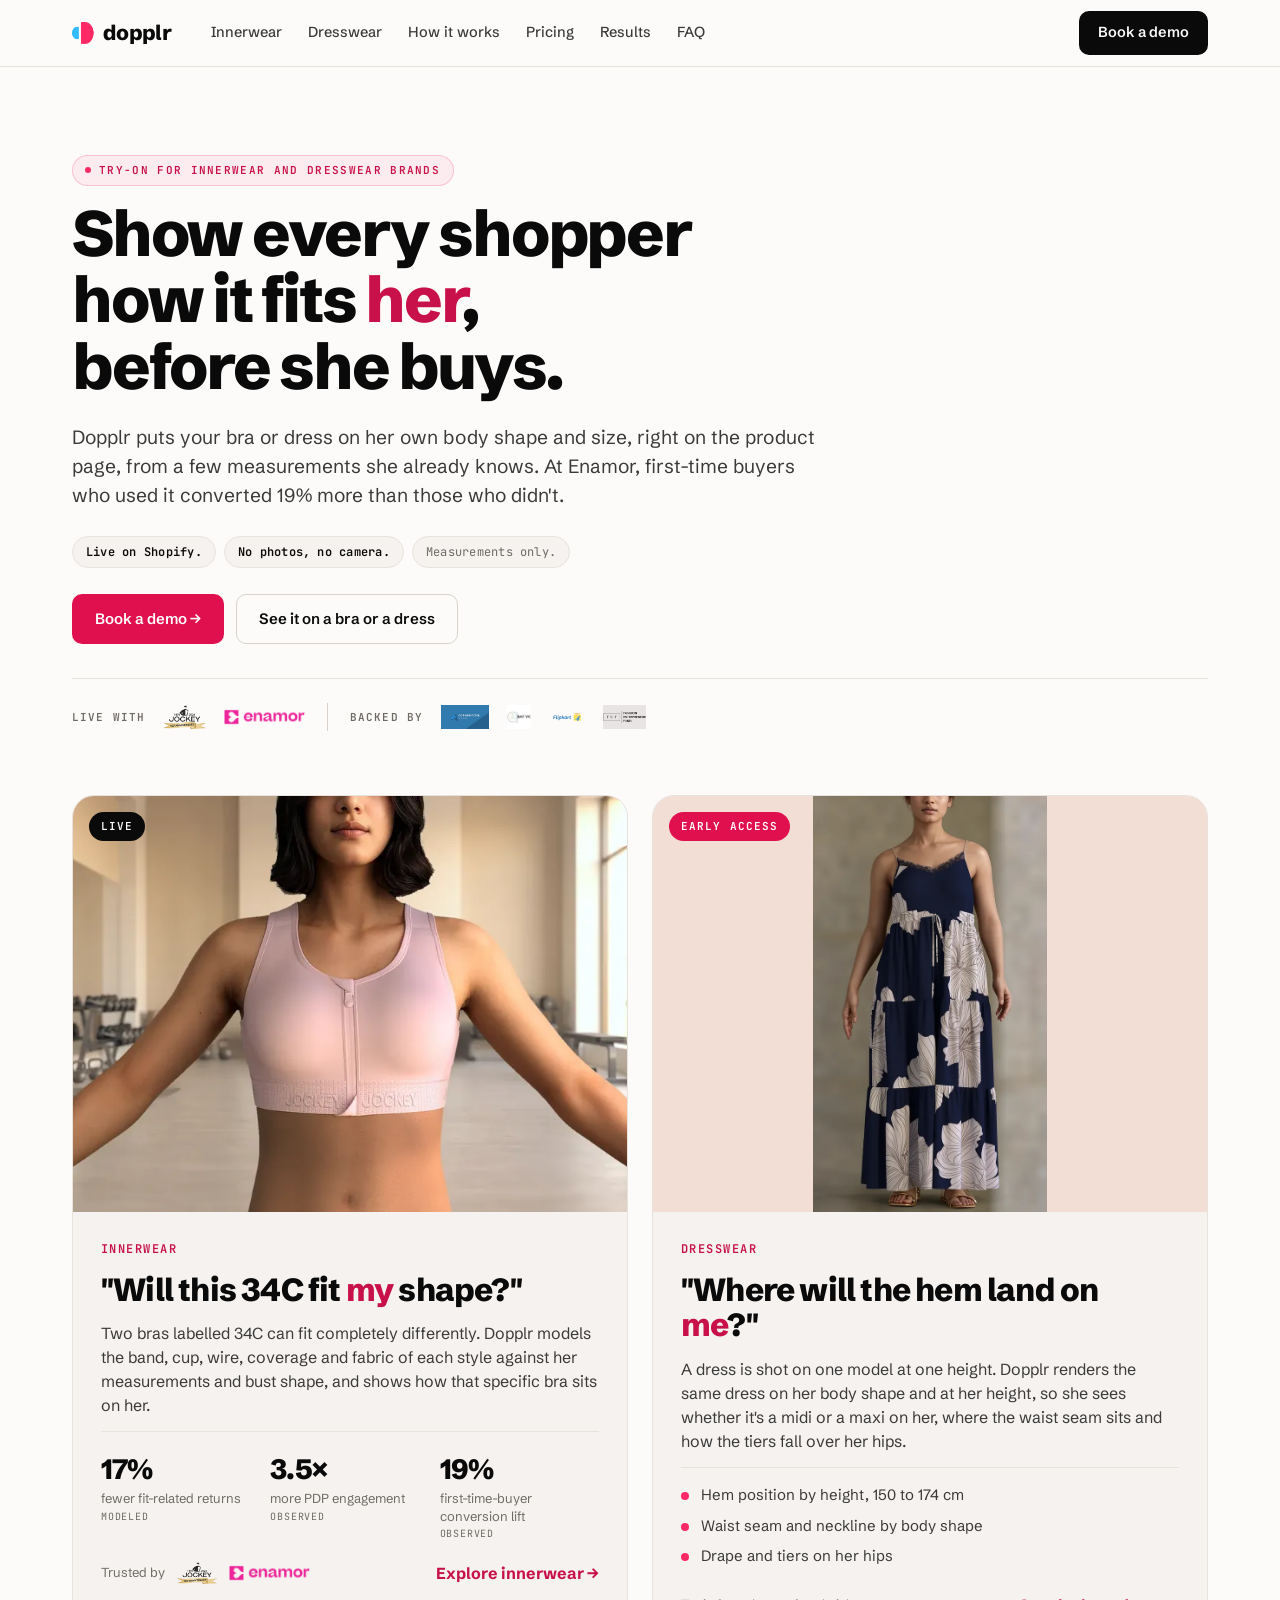
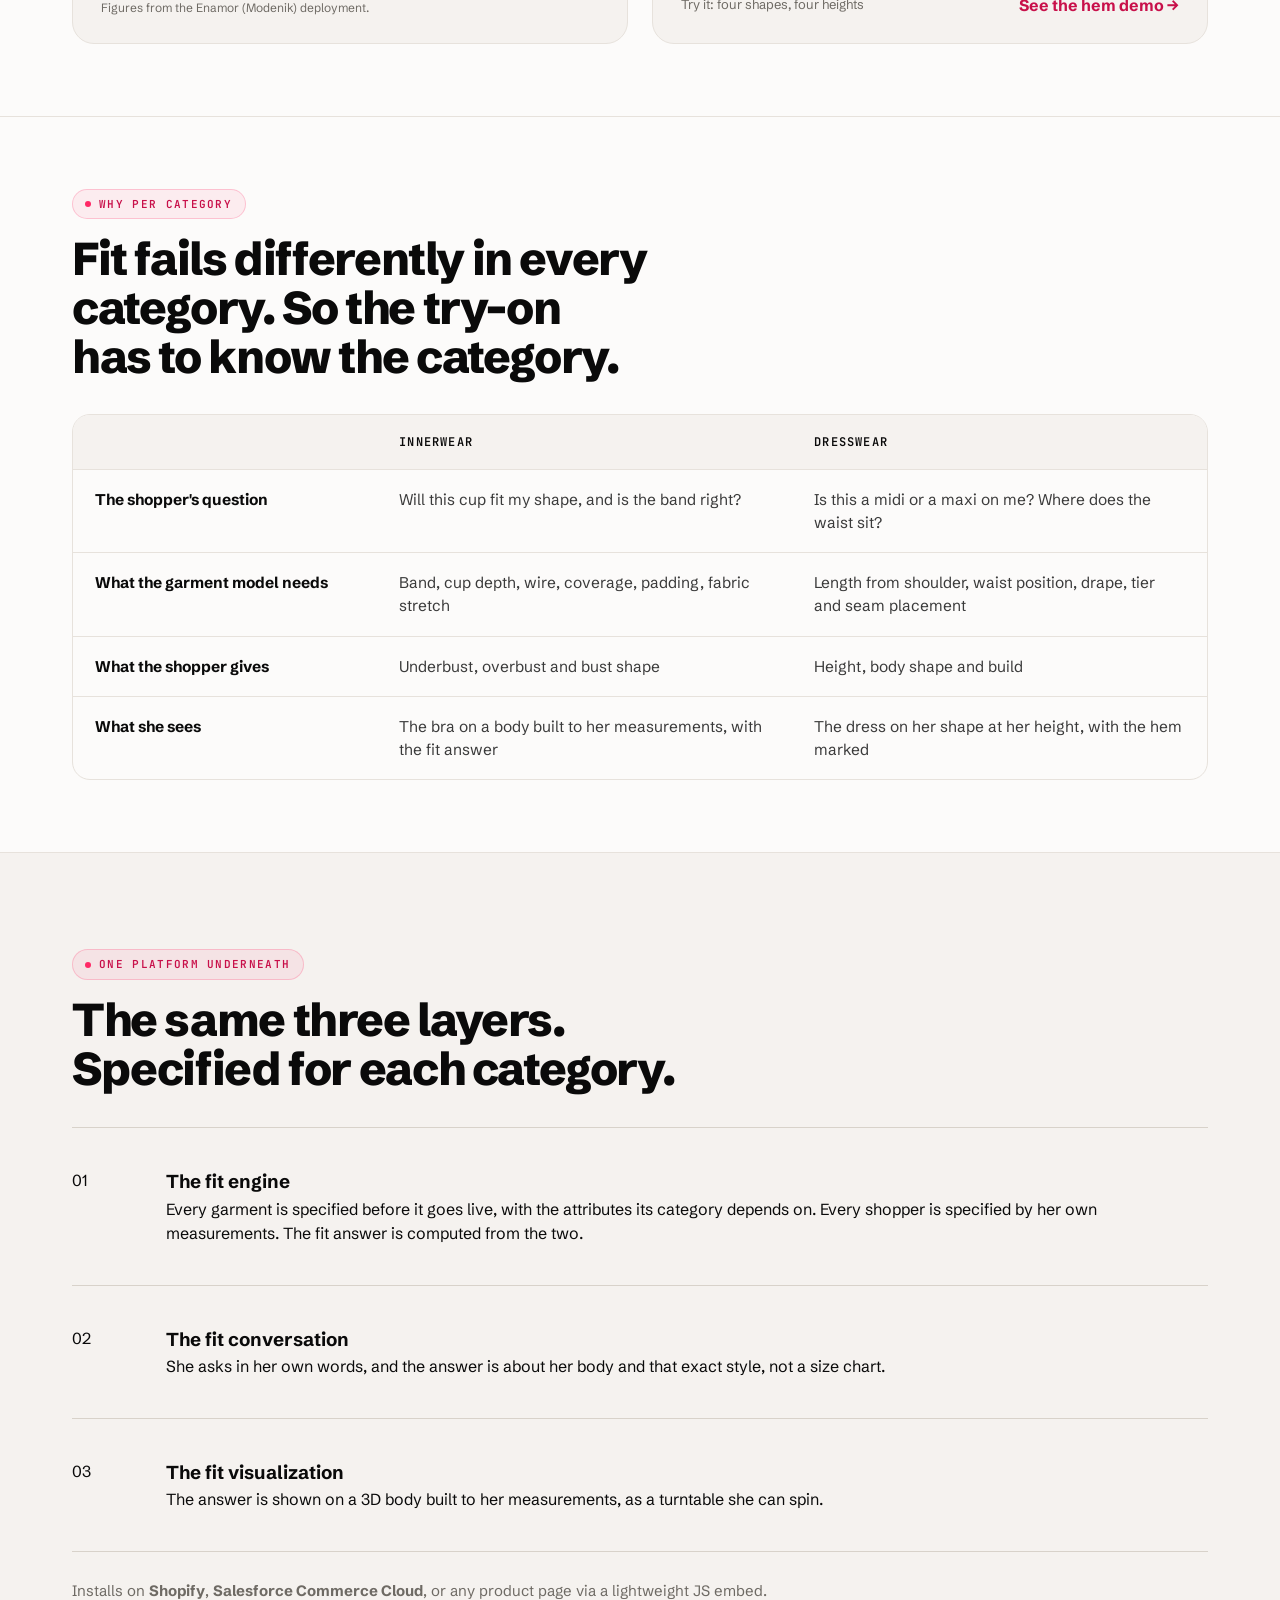
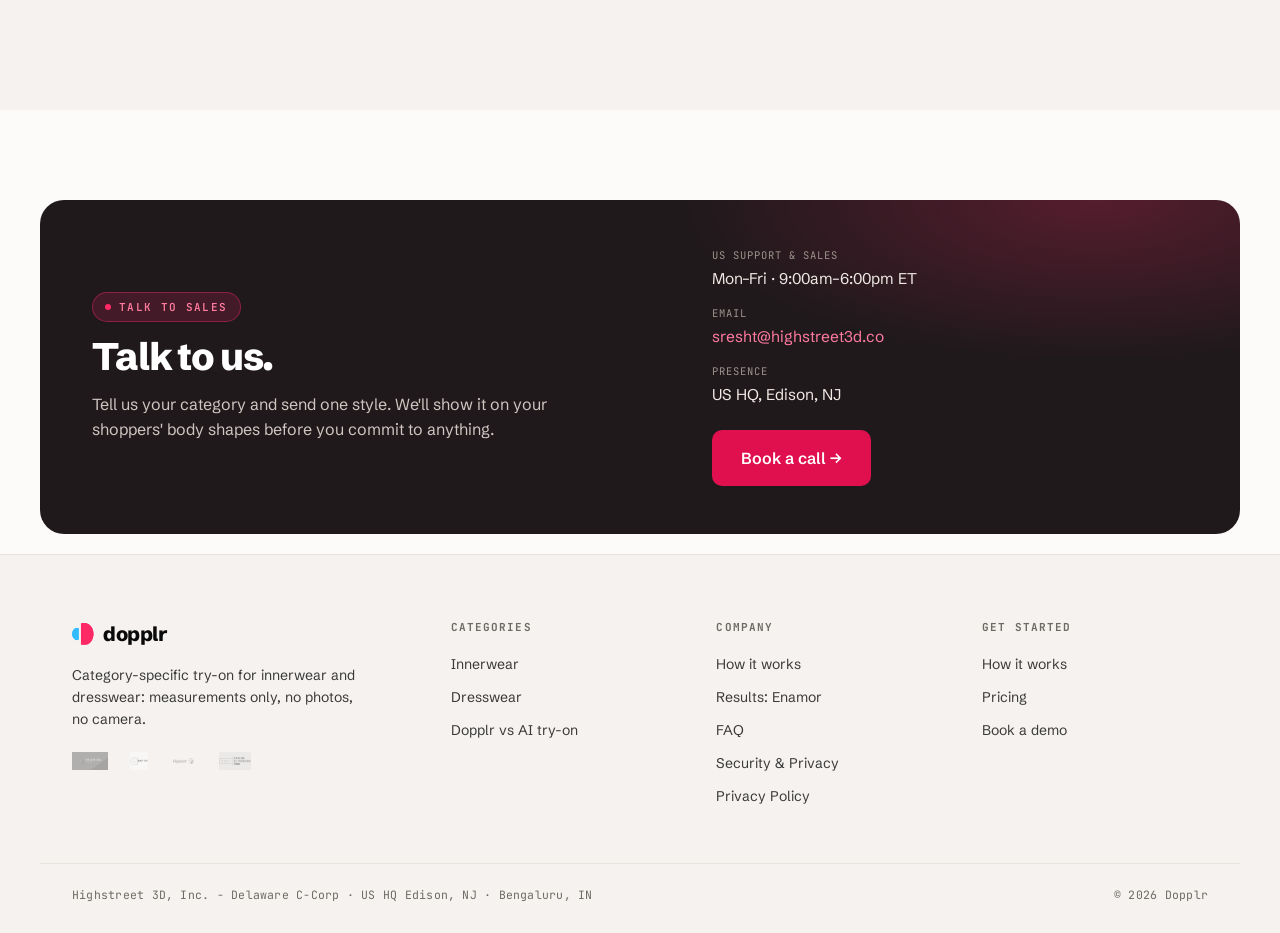
<file: index.html>
<!DOCTYPE html>
<html lang="en">
<head>
<meta charset="UTF-8" />
<meta name="viewport" content="width=device-width, initial-scale=1.0" />
<title>Dopplr - Try-on for innerwear and dresswear brands on Shopify</title>
<meta name="description" content="Dopplr shows each shopper your bra or dress on her own body shape and size, on the product page. Live on Shopify. No photos, no camera." />
<link rel="canonical" href="https://dopplr.info/" />
<meta property="og:type" content="website" />
<meta property="og:site_name" content="Dopplr" />
<meta property="og:title" content="Dopplr - Category-specific try-on for innerwear and dresswear" />
<meta property="og:description" content="Try-on built for the category: bras by bust shape, dresses by height and body shape. Measurements only, no photos." />
<meta property="og:url" content="https://dopplr.info/" />
<meta property="og:image" content="https://dopplr.info/public/assets/og/dopplr-og.png" />
<meta name="twitter:card" content="summary_large_image" />
<script type="application/ld+json">
{"@context": "https://schema.org", "@graph": [{"@type": "Organization", "@id": "https://dopplr.info/#org", "name": "Dopplr", "legalName": "Highstreet 3D, Inc.", "url": "https://dopplr.info/", "logo": "https://dopplr.info/public/assets/logos/dopplr-mark.png", "email": "sresht@highstreet3d.co"}, {"@type": "WebSite", "@id": "https://dopplr.info/#website", "url": "https://dopplr.info/", "name": "Dopplr", "publisher": {"@id": "https://dopplr.info/#org"}}, {"@type": "SoftwareApplication", "@id": "https://dopplr.info/#software", "name": "Dopplr", "applicationCategory": "BusinessApplication", "operatingSystem": "Web (Shopify app, Salesforce Commerce Cloud, JS embed)", "publisher": {"@id": "https://dopplr.info/#org"}, "url": "https://dopplr.info/", "description": "Shows each shopper how a specific bra or dress fits her own body shape and size on the product page, from a few measurements, with no photos or camera.", "offers": [{"@type": "Offer", "name": "Trial", "price": "30", "priceCurrency": "USD", "description": "One-time fee per SKU, minimum 20 SKUs, 3-month trial, no platform fee"}, {"@type": "Offer", "name": "Platform (yearly)", "price": "5000", "priceCurrency": "USD", "description": "Yearly platform fee after the 3-month trial, on top of $30 per SKU one time"}, {"@type": "Offer", "name": "Platform", "price": "500", "priceCurrency": "USD", "description": "Monthly platform fee after the 3-month trial, on top of $30 per SKU one time"}]}]}
</script>
<link rel="icon" href="public/assets/logos/dopplr-mark.png" />
<link rel="preconnect" href="https://fonts.googleapis.com" />
<link rel="preconnect" href="https://fonts.gstatic.com" crossorigin />
<link href="https://fonts.googleapis.com/css2?family=Schibsted+Grotesk:wght@400;500;600;700;800&family=JetBrains+Mono:wght@500;600&display=swap" rel="stylesheet" />
<style>
  :root{
    --bg:#FCFBFA; --bg-alt:#F5F2EF; --ink:#0A0A0A; --ink-2:#3A3A3A; --muted:#6E6A64;
    --line:#E7E2DC; --line-2:#D8D2CA; --accent:#FF2966; --accent-deep:#E0104F; --accent-text:#C8104A; --accent-btn:#E0104F;
    --blush:#F3DED6; --blush-2:#E9C7BC; --char:#20191c;
    --sans:"Schibsted Grotesk",system-ui,-apple-system,sans-serif;
    --mono:"JetBrains Mono",ui-monospace,SFMono-Regular,Menlo,monospace;
    --wrap:1200px;
  }
  @media (prefers-color-scheme:dark){:root{
    --accent-text:#FF5C8A; --accent-btn:#E0104F;
    --bg:#131011; --bg-alt:#1b1618; --ink:#f4efec; --ink-2:#cdc5c0; --muted:#9c938d;
    --line:#2c2528; --line-2:#3a3236; --blush:#3a2a2c; --blush-2:#4a3236;
  }}
  *{box-sizing:border-box;margin:0;padding:0}
  html{scroll-behavior:smooth}
  body{font-family:var(--sans);background:var(--bg);color:var(--ink);line-height:1.5;-webkit-font-smoothing:antialiased}
  a{color:inherit;text-decoration:none}
  .wrap{max-width:var(--wrap);margin:0 auto;padding:0 32px}
  .mono{font-family:var(--mono)}

  /* ── header ─────────────────────────────────────────────── */
  header{position:sticky;top:0;z-index:50;background:color-mix(in srgb,var(--bg) 86%,transparent);backdrop-filter:blur(12px);-webkit-backdrop-filter:blur(12px);border-bottom:1px solid var(--line)}
  .nav{display:flex;align-items:center;gap:32px;height:66px}
  .brand{display:flex;align-items:center;gap:9px;font-weight:800;font-size:21px;letter-spacing:-0.03em}
  .brand img{width:22px;height:22px}
  .nav-links{display:flex;gap:26px;margin-left:8px}
  .nav-links a{font-size:14.5px;color:var(--ink-2);font-weight:500;transition:color .15s}
  .nav-links a:hover{color:var(--ink)}
  .nav-links a .caret{color:var(--muted);font-size:11px}
  .nav-cta{margin-left:auto;display:flex;align-items:center;gap:16px}
  .link-cta{font-size:14.5px;font-weight:600;color:var(--ink)}
  .link-cta:hover{color:var(--accent)}
  .nav-toggle{display:none;width:42px;height:42px;flex:none;align-items:center;justify-content:center;border:1px solid var(--line-2);border-radius:11px;background:var(--bg);color:var(--ink);cursor:pointer}
  .nav-toggle svg{width:21px;height:21px}
  .nav-links a.m-only{display:none}
  .btn{display:inline-flex;align-items:center;gap:8px;font-family:inherit;font-size:14.5px;font-weight:600;border-radius:10px;padding:10px 18px;cursor:pointer;border:1px solid transparent;transition:transform .05s,filter .15s,background .15s,border-color .15s}
  .btn:active{transform:translateY(1px)}
  .btn-primary{background:var(--ink);color:var(--bg)}
  .btn-primary:hover{filter:brightness(1.12)}
  .btn-ghost{background:transparent;color:var(--ink);border-color:var(--line-2)}
  .btn-ghost:hover{border-color:var(--ink);background:color-mix(in srgb,var(--ink) 4%,transparent)}

  /* ── hero ───────────────────────────────────────────────── */
  .hero{position:relative;overflow:hidden}
  .hero-grid{display:grid;grid-template-columns:1.06fr 0.94fr;gap:56px;align-items:center;padding:78px 0 92px;min-height:calc(100vh - 66px)}
  .eyebrow{display:inline-flex;align-items:center;gap:8px;font-family:var(--mono);font-size:11px;font-weight:600;letter-spacing:0.12em;text-transform:uppercase;color:var(--accent);background:rgba(255,41,102,.07);border:1px solid rgba(255,41,102,.22);border-radius:999px;padding:6px 13px 6px 12px}
  .eyebrow::before{content:"";width:6px;height:6px;border-radius:50%;background:var(--accent);flex:none}
  h1{font-size:clamp(38px,5vw,64px);font-weight:800;line-height:1.03;letter-spacing:-0.035em;margin:20px 0 0;text-wrap:balance}
  h1 .chip{display:inline-flex;align-items:center;gap:7px;font-family:var(--mono);font-size:0.66em;font-weight:600;letter-spacing:0;vertical-align:0.06em;
    border:2px solid var(--accent);color:var(--accent);border-radius:12px;padding:2px 12px;line-height:1.1;white-space:nowrap;position:relative;top:-0.04em}
  .subhead{font-size:clamp(17px,1.5vw,20px);color:var(--ink-2);max-width:36ch;margin-top:24px;line-height:1.5}
  .support{display:flex;flex-wrap:wrap;gap:8px;margin-top:26px}
  .support span{font-family:var(--mono);font-size:12px;letter-spacing:0.02em;color:var(--muted);background:var(--bg-alt);border:1px solid var(--line);border-radius:999px;padding:6px 13px}
  .support span b{color:var(--ink);font-weight:600}
  .outcomes{display:flex;align-items:center;flex-wrap:wrap;gap:10px;margin-top:22px}
  .outcomes .oc-label{font-family:var(--mono);font-size:11px;font-weight:600;letter-spacing:0.1em;text-transform:uppercase;color:var(--muted)}
  .oc{display:inline-flex;align-items:center;gap:9px;font-size:14.5px;font-weight:600;color:var(--ink);background:rgba(255,41,102,.07);border:1px solid rgba(255,41,102,.24);border-radius:12px;padding:9px 15px 9px 10px}
  .oc .ic{display:inline-flex;align-items:center;justify-content:center;width:25px;height:25px;border-radius:7px;background:var(--accent);color:#fff;flex:none}
  .oc .ic svg{width:14px;height:14px}
  .cta-row{display:flex;flex-wrap:wrap;gap:12px;margin-top:34px}
  .cta-row .btn{padding:13px 22px;font-size:15px}
  .btn-accent{background:var(--accent);color:#fff}
  .btn-accent:hover{background:var(--accent-deep)}
  .scrollcue{position:absolute;left:32px;bottom:26px;font-family:var(--mono);font-size:11px;letter-spacing:0.1em;text-transform:uppercase;color:var(--muted);display:flex;align-items:center;gap:9px}
  .scrollcue .bar{width:26px;height:1px;background:var(--line-2);position:relative;overflow:hidden}
  .scrollcue .bar::after{content:"";position:absolute;inset:0;width:40%;background:var(--accent);animation:cue 2.4s ease-in-out infinite}
  @keyframes cue{0%{transform:translateX(-120%)}60%,100%{transform:translateX(320%)}}

  /* hero visual — placeholder that teases the live demo (Section 2) */
  .stage{position:relative;aspect-ratio:5/6;border-radius:22px;overflow:hidden;border:1px solid var(--line);
    background:
      radial-gradient(120% 90% at 50% 8%, var(--blush) 0%, var(--blush-2) 42%, var(--char) 128%);
    box-shadow:0 30px 80px -40px rgba(40,20,25,.5)}
  .stage .body{position:absolute;inset:0;
    background:radial-gradient(46% 40% at 50% 44%, rgba(255,255,255,.20), transparent 70%)}
  .stage .grain{position:absolute;inset:0;opacity:.5;mix-blend-mode:soft-light;
    background-image:radial-gradient(rgba(255,255,255,.5) .5px,transparent .5px);background-size:4px 4px}
  .size-tag{position:absolute;left:18px;top:18px;background:var(--bg);color:var(--ink);border-radius:12px;padding:8px 13px;box-shadow:0 6px 20px -8px rgba(0,0,0,.35)}
  .size-tag .k{font-family:var(--mono);font-size:9.5px;letter-spacing:0.12em;text-transform:uppercase;color:var(--muted);display:block}
  .size-tag .v{font-size:19px;font-weight:800;letter-spacing:-0.02em}
  /* pulsing hotspots — previews the demo's cup / band / strap markers */
  .hot{position:absolute;width:14px;height:14px;border-radius:50%;background:#fff;box-shadow:0 0 0 2px var(--accent);cursor:default}
  .hot::after{content:"";position:absolute;inset:-8px;border-radius:50%;border:1.5px solid var(--accent);animation:pulse 2.6s ease-out infinite}
  .hot .lab{position:absolute;left:22px;top:50%;transform:translateY(-50%);white-space:nowrap;font-family:var(--mono);font-size:10.5px;letter-spacing:0.04em;text-transform:uppercase;color:#fff;background:rgba(20,14,16,.62);border-radius:999px;padding:4px 10px;backdrop-filter:blur(4px);opacity:0;transition:opacity .2s}
  .stage:hover .hot .lab{opacity:1}
  /* hotspots are accurate only on the resting view; fade them once it spins */
  #tt .hot{transition:opacity .3s}
  #tt.spun .hot{opacity:0;pointer-events:none}
  .hot.h1{left:41%;top:44%} .hot.h1::after{animation-delay:0s}
  .hot.h2{left:37%;top:62%} .hot.h2::after{animation-delay:.5s}
  .hot.h3{left:56%;top:31%} .hot.h3::after{animation-delay:1s}
  @keyframes pulse{0%{transform:scale(.7);opacity:.9}100%{transform:scale(2.1);opacity:0}}
  .stage .caption{position:absolute;left:16px;right:16px;bottom:14px;font-family:var(--mono);font-size:11px;color:rgba(255,255,255,.9);background:rgba(20,14,16,.5);backdrop-filter:blur(6px);border-radius:10px;padding:9px 12px;line-height:1.4;z-index:4}
  .stage .caption b{color:#fff;font-weight:600}
  /* turntable image: cover-fill the portrait stage, framed on the bust */
  .tt-img{position:absolute;inset:0;width:100%;height:100%;object-fit:cover;object-position:center 26%;
    transform:scale(1.12);transform-origin:center 22%;user-select:none;-webkit-user-drag:none;pointer-events:none;
    opacity:0;transition:opacity .4s}
  .tt-img.ready{opacity:1}
  /* intro: reversed MI10 gesture clip, played once, then it hands off to the turntable */
  .tt-intro{position:absolute;inset:0;width:100%;height:100%;object-fit:cover;object-position:center 26%;
    transform:scale(1.12);transform-origin:center 22%;z-index:3;pointer-events:none;transition:opacity .55s ease}
  .tt-intro.gone{opacity:0}
  #tt{cursor:grab;touch-action:pan-y}
  #tt.grabbing{cursor:grabbing}
  .tt-load{position:absolute;inset:0;display:flex;align-items:center;justify-content:center;z-index:2}
  .tt-load span{width:30px;height:30px;border-radius:50%;border:2.5px solid rgba(255,255,255,.35);border-top-color:#fff;animation:spin 1s linear infinite}
  .tt-load.done{display:none}
  @keyframes spin{to{transform:rotate(360deg)}}
  .tt-cue{position:absolute;left:16px;top:16px;z-index:4;display:inline-flex;align-items:center;gap:7px;
    font-family:var(--mono);font-size:11px;letter-spacing:.03em;color:#fff;background:rgba(20,14,16,.5);
    backdrop-filter:blur(6px);border-radius:999px;padding:6px 12px;transition:opacity .3s}
  .tt-cue.hide{opacity:0}

  /* ── entrance animation ─────────────────────────────────── */
  .reveal{transform:translateY(14px);animation:rise .7s cubic-bezier(.2,.65,.3,1) forwards}
  .d1{animation-delay:.05s}.d2{animation-delay:.15s}.d3{animation-delay:.25s}.d4{animation-delay:.35s}.d5{animation-delay:.45s}
  .stage.reveal{transform:translateY(20px) scale(.99);animation:riseStage .9s cubic-bezier(.2,.65,.3,1) .2s forwards}
  @keyframes rise{to{transform:none}}
  @keyframes riseStage{to{opacity:1;transform:none}}

  /* ── section 2 · live demo ──────────────────────────────── */
  .demo{padding:96px 0 108px;border-top:1px solid var(--line);background:var(--bg-alt)}
  .demo-grid{display:grid;grid-template-columns:1fr auto;gap:64px;align-items:center}
  .demo-copy{max-width:480px}
  .demo-copy h2{font-size:clamp(30px,3.4vw,46px);font-weight:800;letter-spacing:-0.03em;line-height:1.05;margin:16px 0 0;text-wrap:balance}
  .demo-copy p{font-size:17px;color:var(--ink-2);margin-top:18px;max-width:48ch}
  .switcher{display:flex;flex-direction:column;align-items:stretch;gap:6px;background:var(--bg);border:1px solid var(--line);border-radius:18px;padding:8px;width:236px;box-shadow:0 1px 2px rgba(40,20,25,.04)}
  .switch-opt{display:flex;align-items:baseline;gap:7px;text-align:left;font-family:var(--sans);font-size:15px;font-weight:600;color:var(--ink-2);background:transparent;border:0;border-radius:12px;padding:12px 15px;cursor:pointer;white-space:nowrap;transition:background .18s,color .18s}
  .switch-opt span{color:var(--muted);font-weight:500;font-size:13px}
  .switch-opt:hover{color:var(--ink);background:var(--bg-alt)}
  .switch-opt.is-active{background:var(--ink);color:var(--bg)}
  .switch-opt.is-active:hover{background:var(--ink)}
  .switch-opt.is-active span{color:rgba(255,255,255,.7)}
  .demo-phone-col{display:flex;align-items:center;justify-content:flex-end;gap:32px}
  .phone{position:relative;width:330px;flex:none}
  .screen{position:relative;aspect-ratio:360/740;border-radius:34px;overflow:hidden;background:#000;
    border:9px solid #14100f;box-shadow:0 34px 70px -34px rgba(30,15,20,.55),0 2px 0 rgba(255,255,255,.04) inset}
  .screen::before{content:"";position:absolute;top:9px;left:50%;transform:translateX(-50%);width:38%;height:20px;background:#14100f;border-radius:0 0 14px 14px;z-index:3;pointer-events:none}
  .screen iframe{position:absolute;inset:0;width:100%;height:100%;border:0;background:#fff}
  .poster{position:absolute;inset:0;display:flex;flex-direction:column;align-items:center;justify-content:center;gap:20px;
    background:radial-gradient(120% 80% at 50% 0%, var(--blush) 0%, var(--blush-2) 45%, var(--char) 120%);cursor:pointer}
  .poster-name{font-family:var(--mono);font-size:13px;letter-spacing:0.22em;color:rgba(255,255,255,.85);text-transform:uppercase}
  .launch{display:inline-flex;align-items:center;gap:9px;font-family:inherit;font-size:14px;font-weight:600;color:#20191c;background:#fff;border:0;border-radius:999px;padding:12px 20px;cursor:pointer;box-shadow:0 10px 30px -10px rgba(0,0,0,.45);transition:transform .1s,filter .15s}
  .launch:hover{filter:brightness(1.04)} .launch:active{transform:translateY(1px)}
  .phone.loading .poster{pointer-events:none}
  .phone.loading .launch{opacity:0}
  .phone .spin{position:absolute;inset:0;display:none;align-items:center;justify-content:center;z-index:2}
  .phone.loading .spin{display:flex}
  .phone .spin i{width:26px;height:26px;border-radius:50%;border:2.5px solid rgba(255,255,255,.35);border-top-color:#fff;animation:spin 1s linear infinite}
  .demo-note{font-family:var(--mono);font-size:12px;color:var(--muted);margin-top:26px}
  .demo-note b{color:var(--ink)}
  /* product walkthrough video */
  .demo-head{max-width:680px;margin:0 auto;text-align:center}
  .demo-head h2{font-size:clamp(30px,3.4vw,46px);font-weight:800;letter-spacing:-0.03em;line-height:1.05;margin:16px 0 0;text-wrap:balance}
  .demo-head p{font-size:17px;color:var(--ink-2);margin:18px auto 0;max-width:62ch}
  .demo-video{margin:44px auto 0;max-width:1000px}
  .demo-video video{display:block;width:100%;aspect-ratio:16/9;border-radius:20px;border:1px solid var(--line);background:#000;box-shadow:0 30px 70px -34px rgba(30,15,20,.5)}
  .demo-video figcaption{font-family:var(--mono);font-size:12px;color:var(--muted);margin-top:16px;text-align:center}
  .demo-video figcaption b{color:var(--ink)}

  /* ── section 3 · trusted by ─────────────────────────────── */
  .trust{padding:60px 0 64px;border-top:1px solid var(--line)}
  .trust-inner{display:flex;flex-direction:column;align-items:center;text-align:center;gap:30px}
  .trust .eyebrow{margin:0}
  .creds{display:flex;flex-wrap:wrap;align-items:center;justify-content:center;gap:26px 52px}
  .cred-group{display:flex;flex-direction:column;align-items:center;gap:20px}
  .cred-label{font-family:var(--mono);font-size:11px;font-weight:600;letter-spacing:.12em;text-transform:uppercase;color:var(--muted)}
  .cred-label--accent{color:var(--accent)}
  .cred-div{width:1px;height:84px;background:var(--line);flex:none}
  .logos{display:flex;flex-wrap:wrap;align-items:center;justify-content:center;gap:20px 44px}
  .logos img{height:46px;width:auto;object-fit:contain;filter:none;opacity:1}
  .logos img.logo-enamor{height:37px}
  .backed-logos{display:flex;align-items:center;gap:34px;flex-wrap:wrap;justify-content:center}
  .backed-logos img{height:66px;width:auto;object-fit:contain;filter:none;opacity:1}
  @media(max-width:640px){.cred-div{display:none}}

  /* ── section 4 · the commercial problem ─────────────────── */
  .problem{padding:96px 0 108px;border-top:1px solid var(--line);background:var(--bg-alt)}
  .problem-grid{display:grid;grid-template-columns:1fr 1fr;gap:56px 72px;align-items:start}
  .problem-head h2{font-size:clamp(30px,3.4vw,44px);font-weight:800;letter-spacing:-0.03em;line-height:1.08;margin:16px 0 0;max-width:15ch;text-wrap:balance}
  .problem-body p{font-size:17px;line-height:1.6;color:var(--ink-2);margin:0 0 18px;max-width:52ch}
  .problem-body p:last-child{margin-bottom:0}
  .problem-body b{color:var(--ink);font-weight:600}
  .stats{grid-column:1/-1;display:grid;grid-template-columns:repeat(2,minmax(0,1fr));gap:20px;margin-top:24px}
  .stat{background:var(--bg);border:1px solid var(--line);border-radius:16px;padding:28px 30px}
  .stat-n{display:block;font-size:clamp(40px,4.6vw,56px);font-weight:800;letter-spacing:-0.03em;line-height:1;color:var(--accent)}
  .stat-l{display:block;margin-top:14px;font-size:15px;line-height:1.45;color:var(--ink-2);max-width:34ch}
  .stat-src{display:block;margin-top:12px;font-family:var(--mono);font-size:10.5px;letter-spacing:.03em;color:var(--muted)}

  /* ── section 5 · the wedge ──────────────────────────────── */
  .wedge{padding:96px 0 108px;border-top:1px solid var(--line)}
  .wedge-head{max-width:730px}
  .wedge-head h2{font-size:clamp(30px,3.6vw,46px);font-weight:800;letter-spacing:-0.03em;line-height:1.06;margin:16px 0 0;text-wrap:balance}
  .wedge-head p{font-size:18px;line-height:1.6;color:var(--ink-2);margin-top:20px;max-width:60ch}
  .wedge-head em{font-style:italic;color:var(--ink)}
  .wedge-points{display:grid;grid-template-columns:repeat(3,minmax(0,1fr));gap:22px;margin-top:52px}
  .wpoint{border:1px solid var(--line);border-radius:16px;padding:28px 26px;background:var(--bg-alt)}
  .wpoint h3{font-size:19px;font-weight:700;letter-spacing:-0.015em;line-height:1.25;margin:0}
  .wpoint p{font-size:14.5px;line-height:1.52;color:var(--ink-2);margin:12px 0 0}
  .wpoint p b{color:var(--ink);font-weight:600}
  .wedge-punch{margin-top:22px;background:var(--char);color:#F5F2EF;border-radius:18px;padding:36px 42px}
  .wedge-punch p{font-size:clamp(20px,2.3vw,27px);font-weight:600;line-height:1.32;letter-spacing:-0.02em;margin:0;max-width:34ch;text-wrap:balance}
  .wedge-punch b{color:var(--accent);font-weight:600}

  /* ── section 6 · how it works ───────────────────────────── */
  .how{padding:96px 0 108px;border-top:1px solid var(--line);background:var(--bg-alt)}
  .how-head{max-width:640px}
  .how-head h2{font-size:clamp(30px,3.6vw,46px);font-weight:800;letter-spacing:-0.03em;line-height:1.06;margin:16px 0 0;text-wrap:balance}
  .layers{margin-top:34px}
  .layer{display:grid;grid-template-columns:64px 1fr;gap:30px;padding:40px 0;border-top:1px solid var(--line-2)}
  .layer:last-child{border-bottom:1px solid var(--line-2)}
  .layer-n{font-size:34px;font-weight:800;letter-spacing:-0.03em;line-height:.9;color:var(--accent);font-variant-numeric:tabular-nums}
  .layer-body h3{font-size:24px;font-weight:800;letter-spacing:-0.02em;margin:0}
  .layer-body p{font-size:16.5px;line-height:1.6;color:var(--ink-2);margin:14px 0 0;max-width:64ch}
  .layer-body b{color:var(--ink);font-weight:600}
  .qchips{display:flex;flex-wrap:wrap;gap:8px;margin-top:16px}
  .qchip{font-family:var(--sans);font-size:13.5px;color:var(--ink-2);background:var(--bg);border:1px solid var(--line);border-radius:999px;padding:7px 14px}
  .layer-key{margin-top:18px;padding:18px 22px;background:var(--bg);border:1px solid var(--line);border-left:3px solid var(--accent);border-radius:12px;font-size:16px;line-height:1.55;color:var(--ink-2);max-width:62ch}
  .layer-key b{color:var(--ink);font-weight:700}

  /* ── section · product-specific answers (bra types) ─────── */
  .bratypes{padding:96px 0 104px;border-top:1px solid var(--line)}
  .bt-head{max-width:660px}
  .bt-head h2{font-size:clamp(30px,3.6vw,46px);font-weight:800;letter-spacing:-0.03em;line-height:1.06;margin:16px 0 0;text-wrap:balance}
  .bt-head p{font-size:17px;line-height:1.6;color:var(--ink-2);margin-top:18px;max-width:60ch}
  .bt-grid{display:grid;grid-template-columns:repeat(3,1fr);gap:20px;margin-top:48px}
  .bt-card{background:var(--bg-alt);border:1px solid var(--line);border-radius:18px;padding:26px;display:flex;flex-direction:column}
  .bt-ic{width:40px;height:40px;border-radius:11px;background:var(--bg);border:1px solid var(--line);display:flex;align-items:center;justify-content:center;color:var(--accent)}
  .bt-kind{font-family:var(--mono);font-size:11px;letter-spacing:.1em;text-transform:uppercase;color:var(--accent);margin-top:16px}
  .bt-card h3{font-size:19px;font-weight:800;letter-spacing:-0.02em;margin:5px 0 0}
  .bt-impact{font-size:14.5px;line-height:1.55;color:var(--ink-2);margin:10px 0 0}
  .bt-impact b{color:var(--ink);font-weight:600}
  .bt-lbl{display:block;font-family:var(--mono);font-size:10px;letter-spacing:.09em;text-transform:uppercase;color:var(--muted);margin:20px 0 11px;padding-top:18px;border-top:1px solid var(--line-2)}
  .bt-chips{display:flex;flex-direction:column;gap:8px}
  .bt-chips .q{font-size:13.5px;line-height:1.4;color:var(--ink);background:var(--bg);border:1px solid var(--line);border-radius:12px;border-bottom-left-radius:3px;padding:9px 12px}
  .bt-watch{margin-top:22px;align-self:flex-start;display:inline-flex;align-items:center;gap:9px;padding:9px 16px 9px 12px;font-family:inherit;font-size:14px;font-weight:600;color:var(--accent);background:transparent;border:1px solid rgba(255,41,102,.32);border-radius:999px;cursor:pointer;transition:background .18s,border-color .18s,transform .18s}
  .bt-watch:hover{background:rgba(255,41,102,.08);border-color:var(--accent);transform:translateY(-1px)}
  .bt-watch svg{flex:none}
  /* video lightbox */
  .yt-modal{position:fixed;inset:0;z-index:60;display:flex;align-items:center;justify-content:center;padding:24px}
  .yt-modal[hidden]{display:none}
  .yt-backdrop{position:absolute;inset:0;background:rgba(10,8,9,.74);backdrop-filter:blur(4px)}
  .yt-dialog{position:relative;width:min(960px,100%)}
  .yt-frame{position:relative;width:100%;aspect-ratio:16/9;max-height:82vh;background:#000;border-radius:16px;overflow:hidden;box-shadow:0 40px 90px -30px rgba(0,0,0,.7)}
  .yt-frame iframe{position:absolute;inset:0;width:100%;height:100%;border:0}
  .yt-close{position:absolute;top:-46px;right:0;width:38px;height:38px;border-radius:50%;border:0;background:rgba(255,255,255,.16);color:#fff;font-size:22px;line-height:1;cursor:pointer;display:flex;align-items:center;justify-content:center;transition:background .18s}
  .yt-close:hover{background:rgba(255,255,255,.28)}

  /* ── section 8 · results ────────────────────────────────── */
  .results{padding:96px 0 108px;border-top:1px solid var(--line);background:var(--bg-alt)}
  .results-head{max-width:660px}
  .results-head h2{font-size:clamp(30px,3.6vw,46px);font-weight:800;letter-spacing:-0.03em;line-height:1.06;margin:16px 0 0;text-wrap:balance}
  .results-head p{font-size:17px;line-height:1.6;color:var(--ink-2);margin-top:18px;max-width:56ch}
  .rgrid{display:grid;grid-template-columns:repeat(3,1fr);gap:20px;margin-top:46px}
  .rcard{background:var(--bg);border:1px solid var(--line);border-radius:18px;padding:30px 30px 28px}
  .rcard .n{display:block;font-size:clamp(42px,5vw,58px);font-weight:800;letter-spacing:-0.03em;color:var(--accent);line-height:1;font-variant-numeric:tabular-nums}
  .rcard .l{display:block;font-weight:700;font-size:16px;letter-spacing:-0.01em;margin-top:14px}
  .rcard .d{display:block;font-size:13.5px;color:var(--ink-2);margin-top:8px;line-height:1.5}
  .rcard .tag{display:inline-block;margin-top:14px;font-family:var(--mono);font-size:10px;letter-spacing:.08em;text-transform:uppercase;color:var(--muted);border:1px solid var(--line-2);border-radius:999px;padding:3px 9px}
  .attrib{margin-top:22px;font-family:var(--mono);font-size:12px;line-height:1.6;color:var(--muted);max-width:76ch}
  .attrib b{color:var(--ink)}
  .cases{display:grid;grid-template-columns:1fr 1fr;gap:20px;margin-top:34px}
  .case{display:flex;flex-direction:column;background:var(--bg);border:1px solid var(--line);border-radius:18px;padding:26px 28px;text-decoration:none;color:inherit;transition:border-color .2s,transform .2s,box-shadow .2s}
  .case:hover{border-color:var(--ink);transform:translateY(-3px);box-shadow:0 20px 44px -28px rgba(30,15,20,.42)}
  .case-logo{height:26px;width:auto;object-fit:contain;object-position:left;display:block;margin-bottom:16px}
  .case .ck{font-family:var(--mono);font-size:11px;letter-spacing:.1em;text-transform:uppercase;color:var(--accent)}
  .case h3{font-size:21px;font-weight:800;letter-spacing:-0.02em;margin:12px 0 0}
  .case p{font-size:14.5px;color:var(--ink-2);margin-top:9px;line-height:1.5}
  .case .arrow{font-weight:600;font-size:14px;margin-top:20px;display:inline-flex;gap:7px;align-items:center;color:var(--ink)}
  .case .arrow svg{transition:transform .2s}
  .case:hover .arrow svg{transform:translateX(4px)}

  /* ── section 9 · fit intelligence ───────────────────────── */
  .fi{padding:96px 0 108px;border-top:1px solid var(--line)}
  .fi-grid{display:grid;grid-template-columns:1fr 1fr;gap:64px;align-items:center}
  .fi-copy{max-width:520px}
  .fi-copy h2{font-size:clamp(28px,3.2vw,42px);font-weight:800;letter-spacing:-0.03em;line-height:1.1;margin:16px 0 0;text-wrap:balance}
  .fi-copy p{font-size:16.5px;line-height:1.6;color:var(--ink-2);margin-top:18px;max-width:52ch}
  .fi-copy p b{color:var(--ink);font-weight:600}
  .fi-tags{display:flex;flex-wrap:wrap;gap:8px;margin-top:24px}
  .fi-tag{font-family:var(--mono);font-size:11.5px;color:var(--ink-2);background:var(--bg-alt);border:1px solid var(--line);border-radius:999px;padding:7px 13px}
  .fi-panel{background:var(--char);color:#F5F2EF;border-radius:22px;padding:26px 28px 24px;box-shadow:0 40px 80px -40px rgba(30,15,20,.6)}
  .fi-phead{display:flex;align-items:center;justify-content:space-between;padding-bottom:16px;border-bottom:1px solid rgba(255,255,255,.1)}
  .fi-phead .t{font-family:var(--mono);font-size:11px;letter-spacing:.12em;text-transform:uppercase;color:#cabfba;display:flex;align-items:center;gap:8px}
  .fi-phead .t::before{content:"";width:7px;height:7px;border-radius:50%;background:var(--accent);box-shadow:0 0 10px var(--accent)}
  .fi-phead .s{font-family:var(--mono);font-size:10.5px;color:#8b807b}
  .fi-row{padding:17px 0;border-bottom:1px solid rgba(255,255,255,.08)}
  .fi-row:last-of-type{border-bottom:0}
  .fi-row .rl{font-family:var(--mono);font-size:10.5px;letter-spacing:.06em;text-transform:uppercase;color:#8b807b;margin-bottom:10px}
  .bars{display:flex;flex-direction:column;gap:8px}
  .bar{display:flex;align-items:center;gap:11px}
  .bar .bk{font-family:var(--mono);font-size:12px;font-weight:600;width:36px;color:#e8e0db}
  .bar .bt{flex:1;height:8px;background:rgba(255,255,255,.09);border-radius:999px;overflow:hidden}
  .bar .bf{display:block;height:100%;background:linear-gradient(90deg,var(--accent),#ff6f9c);border-radius:999px}
  .fi-val{font-size:16px;font-weight:700;letter-spacing:-0.01em}
  .fi-val .hl{color:#ff6f9c}
  .fi-sub{font-size:12.5px;color:#a99f9a;margin-top:5px;line-height:1.45}
  .fi-quote{font-size:15px;font-style:italic;color:#e8e0db}
  .fi-foot{margin-top:15px;font-family:var(--mono);font-size:10px;letter-spacing:.04em;color:#807570}

  /* ── section 10 · enterprise readiness ──────────────────── */
  .ent{padding:96px 0 108px;border-top:1px solid var(--line);background:var(--bg-alt)}
  .ent-head{max-width:640px}
  .ent-head h2{font-size:clamp(30px,3.6vw,46px);font-weight:800;letter-spacing:-0.03em;line-height:1.06;margin:16px 0 0;text-wrap:balance}
  .ent-head p{font-size:17px;line-height:1.6;color:var(--ink-2);margin-top:18px;max-width:56ch}
  .ent-grid{display:grid;grid-template-columns:repeat(4,1fr);gap:24px;margin-top:48px}
  .ent-col{border-top:2px solid var(--ink);padding-top:22px}
  .ent-ic{width:38px;height:38px;border-radius:11px;display:flex;align-items:center;justify-content:center;background:var(--bg);border:1px solid var(--line);color:var(--accent)}
  .ent-col h3{font-size:17px;font-weight:700;letter-spacing:-0.01em;margin:16px 0 0}
  .ent-col p{font-size:14px;line-height:1.55;color:var(--ink-2);margin-top:10px}
  .ent-col .meta{display:block;font-family:var(--mono);font-size:11px;color:var(--muted);margin-top:12px;letter-spacing:.02em}
  .ent-col .lk{display:inline-flex;align-items:center;gap:6px;font-size:13px;font-weight:600;color:var(--ink);margin-top:12px;text-decoration:none}
  .ent-col .lk svg{transition:transform .2s}
  .ent-col .lk:hover{color:var(--accent)}
  .ent-col .lk:hover svg{transform:translateX(3px)}
  .shopify-app{display:flex;align-items:center;gap:20px;margin-top:34px;padding:20px 26px;background:var(--bg);border:1px solid var(--line);border-radius:16px;text-decoration:none;color:inherit;transition:border-color .2s,transform .2s,box-shadow .2s}
  .shopify-app .sicon{width:44px;height:44px;border-radius:11px;background:#F1F8EA;display:flex;align-items:center;justify-content:center;flex:none}
  .shopify-app .sicon img{width:26px;height:26px}
  .shopify-app .txt{flex:1;min-width:0}
  .shopify-app .txt b{display:block;font-size:16px;font-weight:700;letter-spacing:-0.01em}
  .shopify-app .txt span{display:block;font-size:13.5px;color:var(--ink-2);margin-top:3px}
  .shopify-app .go{flex:none;font-weight:600;font-size:14px;color:#4b7d29;display:inline-flex;gap:7px;align-items:center}
  .shopify-app .go svg{transition:transform .2s}
  .shopify-app:hover .go svg{transform:translateX(4px)}
  .plat-logos{display:flex;align-items:center;gap:18px;margin-top:14px}
  .plat-logos img{height:16px;width:auto;object-fit:contain;opacity:.5}

  /* ── section · rollout & evaluation ─────────────────────── */
  .rollout{padding:96px 0 100px;border-top:1px solid var(--line)}
  .rollout-head{max-width:640px}
  .rollout-head h2{font-size:clamp(30px,3.6vw,46px);font-weight:800;letter-spacing:-0.03em;line-height:1.06;margin:16px 0 0;text-wrap:balance}
  .rollout-head p{font-size:17px;line-height:1.6;color:var(--ink-2);margin-top:18px;max-width:58ch}
  .rollout-head p b{color:var(--ink);font-weight:600}
  .phases2{display:grid;grid-template-columns:repeat(3,1fr);gap:20px;margin-top:50px;align-items:stretch}
  .phase2{position:relative;border:1px solid var(--line);border-radius:18px;padding:28px;background:var(--bg-alt);display:flex;flex-direction:column}
  .phase2.lead{border-color:rgba(255,41,102,.35);background:var(--bg);box-shadow:0 26px 54px -36px rgba(255,41,102,.45)}
  .phase2 .pn{font-family:var(--mono);font-size:12px;font-weight:600;color:var(--accent);letter-spacing:.05em}
  .phase2 h3{font-size:21px;font-weight:800;letter-spacing:-0.02em;margin:13px 0 0}
  .phase2 p{font-size:14.5px;line-height:1.55;color:var(--ink-2);margin:11px 0 0}
  .phase2 .pmeta{display:flex;flex-wrap:wrap;gap:8px;margin-top:16px}
  .phase2 .pmeta span{font-family:var(--mono);font-size:11.5px;color:var(--ink);background:var(--bg-alt);border:1px solid var(--line-2);border-radius:999px;padding:6px 11px}
  .phase2 .pmeta span.hl{color:var(--accent);border-color:rgba(255,41,102,.4);background:rgba(255,41,102,.06)}
  .spec{margin-top:18px;display:flex;flex-direction:column}
  .spec .r{display:flex;justify-content:space-between;align-items:baseline;gap:14px;padding:11px 0;border-top:1px solid var(--line)}
  .spec .r:last-of-type{border-bottom:1px solid var(--line)}
  .spec dt{font-family:var(--mono);font-size:11px;letter-spacing:.06em;text-transform:uppercase;color:var(--muted)}
  .spec dd{font-size:15px;font-weight:600;color:var(--ink);text-align:right}
  .spec dd.hl{color:var(--accent)}
  .spec-note{font-family:var(--mono);font-size:11.5px;color:var(--muted);margin-top:12px}
  .tag-start{position:absolute;top:-11px;left:24px;font-family:var(--mono);font-size:10px;font-weight:600;letter-spacing:.08em;text-transform:uppercase;color:#fff;background:var(--accent);border-radius:999px;padding:4px 11px}
  .rollout-note{display:flex;align-items:flex-start;gap:13px;margin-top:20px;padding:17px 20px;border:1px solid var(--line);border-left:3px solid var(--accent);border-radius:12px;background:var(--bg-alt)}
  .rollout-note svg{flex:none;color:var(--accent);margin-top:1px}
  .rollout-note p{font-size:14.5px;line-height:1.5;color:var(--ink-2);margin:0}
  .rollout-note b{color:var(--ink);font-weight:600}
  .phases2.two{grid-template-columns:1fr 1fr;margin-top:22px}
  /* scope-your-pilot calculator */
  .scoper{display:grid;grid-template-columns:1fr 1.05fr;border:1px solid rgba(255,41,102,.3);border-radius:20px;overflow:hidden;margin-top:44px;box-shadow:0 30px 62px -42px rgba(255,41,102,.4)}
  .scoper-in{padding:34px 34px 36px;background:var(--bg)}
  .scoper-in .pn{font-family:var(--mono);font-size:12px;font-weight:600;color:var(--accent);letter-spacing:.05em}
  .scoper-in h3{font-size:24px;font-weight:800;letter-spacing:-0.02em;margin:12px 0 0}
  .scoper-lead{font-size:14.5px;line-height:1.55;color:var(--ink-2);margin:10px 0 20px;max-width:44ch}
  .fld{display:block;margin-top:15px;position:relative}
  .fld>span{display:block;font-family:var(--mono);font-size:11px;letter-spacing:.06em;text-transform:uppercase;color:var(--muted);margin-bottom:7px}
  .fld select,.fld input{width:100%;font-family:var(--sans);font-size:15px;font-weight:600;color:var(--ink);background:var(--bg-alt);border:1px solid var(--line-2);border-radius:11px;padding:12px 14px;appearance:none;-webkit-appearance:none}
  .fld select{cursor:pointer}
  .fld select:focus,.fld input:focus{outline:none;border-color:var(--accent);box-shadow:0 0 0 3px rgba(255,41,102,.15)}
  .fld.sel::after{content:"▾";position:absolute;right:15px;bottom:13px;color:var(--muted);pointer-events:none;font-size:12px}
  .scoper-out{padding:32px 34px 34px;background:var(--char);color:#F6F1EE;display:flex;flex-direction:column}
  .scoper-out .eyebrow{background:rgba(255,41,102,.16);border-color:rgba(255,41,102,.4);align-self:flex-start}
  .sc-big{margin-top:18px;font-weight:800;letter-spacing:-0.03em;line-height:1}
  .sc-big span:first-child{font-size:52px;color:#fff;font-variant-numeric:tabular-nums}
  .sc-big .u{font-size:18px;color:#a99f9a;font-weight:600}
  .sc-sub{font-size:15px;color:#cfc6c1;margin-top:9px}
  .sc-sub b{color:#ff7aa0}
  .sc-rec{margin-top:20px;border-top:1px solid rgba(255,255,255,.12)}
  .sc-row{display:flex;justify-content:space-between;align-items:baseline;gap:14px;padding:11px 0;border-bottom:1px solid rgba(255,255,255,.08)}
  .sc-row .k{font-family:var(--mono);font-size:10.5px;letter-spacing:.06em;text-transform:uppercase;color:#9c938d}
  .sc-row .v{font-size:14.5px;font-weight:600;color:#f0eae6}
  .sc-work{margin-top:15px;font-size:12.5px;line-height:1.55;color:#a99f9a}
  .sc-work b{color:#e8e0db;font-weight:600}
  .sc-cta{display:flex;align-items:center;gap:12px;margin-top:auto;padding-top:22px;flex-wrap:wrap}
  .btn-copy{font-family:var(--sans);font-size:14px;font-weight:600;color:#f0eae6;background:rgba(255,255,255,.06);border:1px solid rgba(255,255,255,.18);border-radius:999px;padding:12px 18px;cursor:pointer;transition:.18s;display:inline-flex;align-items:center;gap:8px}
  .btn-copy:hover{background:rgba(255,255,255,.12);border-color:rgba(255,255,255,.32)}
  .btn-copy.done{color:#7ee0a0;border-color:rgba(126,224,160,.45)}

  /* ── section 11 · pricing band ──────────────────────────── */
  .priceband{padding:92px 0 100px;border-top:1px solid var(--line)}
  .pb-inner{display:flex;align-items:center;justify-content:space-between;gap:48px;background:var(--bg-alt);border:1px solid var(--line);border-radius:22px;padding:46px 50px}
  .pb-copy{max-width:640px}
  .pb-copy .eyebrow{margin-bottom:14px}
  .pb-copy h2{font-size:clamp(26px,3vw,38px);font-weight:800;letter-spacing:-0.03em;line-height:1.08;margin:0;text-wrap:balance}
  .pb-copy p{font-size:16px;line-height:1.6;color:var(--ink-2);margin-top:14px;max-width:60ch}
  .pb-cta{flex:none}
  .pb-cta .btn{font-size:15.5px;padding:14px 26px}
  .pb-note{display:block;font-family:var(--mono);font-size:11px;color:var(--muted);margin-top:12px;text-align:center}

  /* ── section 12 · close ─────────────────────────────────── */
  .close{position:relative;background:var(--char);color:#F6F1EE;padding:118px 0;overflow:hidden;text-align:center;border-top:1px solid var(--line)}
  .close::before{content:"";position:absolute;inset:0;background:radial-gradient(58% 62% at 50% -4%,rgba(255,41,102,.26),transparent 68%);pointer-events:none}
  .close-inner{position:relative;max-width:780px;margin:0 auto;display:flex;flex-direction:column;align-items:center}
  .close .eyebrow{margin-bottom:22px;background:rgba(255,41,102,.14);border-color:rgba(255,41,102,.36)}
  .close h2{font-size:clamp(34px,5vw,60px);font-weight:800;letter-spacing:-0.035em;line-height:1.02;margin:0;text-wrap:balance}
  .close p{font-size:19px;line-height:1.55;color:#cfc6c1;margin:22px 0 0;max-width:56ch}
  .close-cta{display:flex;flex-direction:column;align-items:center;gap:15px;margin-top:36px}
  .close-cta .btn{font-size:16px;padding:15px 30px}
  .close-note{font-family:var(--mono);font-size:12.5px;color:#a99f9a}

  /* ── footer ─────────────────────────────────────────────── */
  .site-foot{background:var(--bg-alt);border-top:1px solid var(--line);padding:64px 0 30px}
  .foot-grid{display:grid;grid-template-columns:1.5fr 1fr 1fr 1fr;gap:40px}
  .foot-brand .brand{display:inline-flex;align-items:center;gap:9px;font-weight:800;font-size:20px;letter-spacing:-0.02em;color:var(--ink);text-decoration:none}
  .foot-brand .brand img{width:22px;height:22px}
  .foot-brand>p{font-size:14px;line-height:1.55;color:var(--ink-2);margin:14px 0 0;max-width:32ch}
  .foot-backers{display:flex;align-items:center;gap:22px;margin-top:22px;flex-wrap:wrap}
  .foot-backers img{height:18px;width:auto;object-fit:contain;filter:grayscale(1);opacity:.42;transition:.2s}
  .foot-backers img:hover{filter:grayscale(0);opacity:1}
  .foot-col h4,.foot-col h3.fh{font-family:var(--mono);font-size:11px;letter-spacing:.1em;text-transform:uppercase;color:var(--muted);margin:0 0 12px}
  .foot-col a{display:block;font-size:14px;color:var(--ink-2);text-decoration:none;padding:6px 0;transition:color .15s}
  .foot-col a:hover{color:var(--accent)}
  .foot-base{display:flex;justify-content:space-between;align-items:center;gap:16px;margin-top:50px;padding-top:22px;border-top:1px solid var(--line);flex-wrap:wrap}
  .foot-base span{font-family:var(--mono);font-size:11.5px;color:var(--muted);letter-spacing:.02em}

  /* ── us team / sales contact ────────────────────────────── */
  /* faq (GEO / answer content) */
  .faq{padding:92px 0 20px;border-top:1px solid var(--line)}
  .faq-head{max-width:680px}
  .faq-head h2{font-size:clamp(30px,3.4vw,44px);font-weight:800;letter-spacing:-0.03em;line-height:1.06;margin:16px 0 0;text-wrap:balance}
  .faq-head p{font-size:17px;line-height:1.6;color:var(--ink-2);margin-top:16px;max-width:60ch}
  .faq-list{margin-top:40px;border-top:1px solid var(--line)}
  .faq-item{border-bottom:1px solid var(--line)}
  .faq-item summary{list-style:none;cursor:pointer;display:flex;align-items:flex-start;gap:16px;padding:22px 0;font-size:18px;font-weight:700;letter-spacing:-0.015em;color:var(--ink)}
  .faq-item summary::-webkit-details-marker{display:none}
  .faq-item summary .fq-ic{flex:none;width:26px;height:26px;border-radius:8px;border:1px solid var(--line-2);display:flex;align-items:center;justify-content:center;color:var(--accent);transition:transform .2s}
  .faq-item[open] summary .fq-ic{transform:rotate(45deg)}
  .faq-item .fq-a{font-size:15.5px;line-height:1.62;color:var(--ink-2);max-width:74ch;padding:0 0 24px 42px}
  .faq-item .fq-a b{color:var(--ink);font-weight:600}
  @media (max-width:560px){.faq-item .fq-a{padding-left:0}.faq-item summary{font-size:16.5px}}
  .contact{padding:90px 0 20px}
  .contact-card{position:relative;overflow:hidden;background:var(--char);color:#F6F1EE;border-radius:24px;padding:48px 52px}
  .contact-card::before{content:"";position:absolute;inset:0;background:radial-gradient(52% 72% at 88% 0%,rgba(255,41,102,.24),transparent 66%);pointer-events:none}
  .contact-inner{position:relative;display:grid;grid-template-columns:1.2fr 1fr;gap:48px;align-items:center}
  .contact .eyebrow{background:rgba(255,41,102,.16);border-color:rgba(255,41,102,.4)}
  .contact h2{font-size:clamp(26px,3vw,40px);font-weight:800;letter-spacing:-0.03em;line-height:1.08;margin:14px 0 0;color:#fff}
  .contact>.contact-card p{font-size:16px;line-height:1.6;color:#cfc6c1;margin-top:14px;max-width:48ch}
  .cmeta{display:flex;flex-direction:column;gap:16px}
  .cmeta .row{display:flex;flex-direction:column;gap:3px}
  .cmeta .k{font-family:var(--mono);font-size:10.5px;letter-spacing:.1em;text-transform:uppercase;color:#9c938d}
  .cmeta .v{font-size:15.5px;color:#f0eae6}
  .cmeta .v a{color:#ff7aa0;text-decoration:none}
  .cbook{margin-top:8px}
  .cbook .btn{font-size:16px;padding:15px 28px}

  @media (max-width:900px){
    .demo-grid{grid-template-columns:1fr;gap:40px}
    .demo-copy{max-width:none}
    .demo-copy h2{font-size:28px}
    .demo-phone-col{flex-direction:column;justify-content:center;gap:24px}
    .switcher{width:min(340px,86vw)}
    .phone{width:min(330px,82vw)}
    .problem-grid{grid-template-columns:1fr;gap:32px}
    .problem-head h2{font-size:27px;max-width:none}
    .stats{grid-template-columns:1fr;margin-top:8px}
    .wedge-head h2{font-size:27px}
    .wedge-points{grid-template-columns:1fr;gap:14px;margin-top:36px}
    .wedge-punch{padding:28px 26px}
    .how-head h2{font-size:27px}
    .bt-head h2{font-size:27px}
    .bt-grid{grid-template-columns:1fr;gap:14px;margin-top:34px}
    .layer{grid-template-columns:44px 1fr;gap:16px;padding:30px 0}
    .layer-n{font-size:26px}
    .layer-body h3{font-size:21px}
    .results-head h2{font-size:27px}
    .rgrid{grid-template-columns:1fr;gap:14px;margin-top:34px}
    .cases{grid-template-columns:1fr;gap:14px}
    .fi-grid{grid-template-columns:1fr;gap:36px}
    .fi-copy{max-width:none}
    .fi-copy h2{font-size:26px}
    .ent-head h2{font-size:27px}
    .ent-grid{grid-template-columns:repeat(2,1fr);gap:28px 22px;margin-top:36px}
    .rollout-head h2{font-size:27px}
    .phases2{grid-template-columns:1fr;gap:14px;margin-top:38px}
    .scoper{grid-template-columns:1fr;margin-top:34px}
    .sc-big span:first-child{font-size:44px}
    .pb-inner{flex-direction:column;align-items:flex-start;gap:26px;padding:32px 26px}
    .pb-copy h2{font-size:24px}
    .pb-cta{width:100%}
    .pb-cta .btn{width:100%;justify-content:center}
    .shopify-app{flex-direction:column;align-items:flex-start;gap:14px}
    .close{padding:84px 0}
    .close h2{font-size:32px}
    .close p{font-size:17px}
    .contact{padding:56px 0 10px}
    .contact-card{padding:32px 26px}
    .contact-inner{grid-template-columns:1fr;gap:28px}
    .contact h2{font-size:26px}
    .foot-grid{grid-template-columns:1fr 1fr;gap:32px 24px}
    .foot-brand{grid-column:1/-1}
    .foot-base{flex-direction:column;align-items:flex-start;gap:8px}
    .link-cta{display:none}
    .nav-toggle{display:inline-flex}
    .nav-cta{gap:10px}
    .nav{gap:12px}
    /* nav links become a tap-to-open dropdown panel */
    .nav-links{position:absolute;top:100%;left:0;right:0;flex-direction:column;gap:0;margin:0;
      background:var(--bg);border-bottom:1px solid var(--line);padding:6px 32px 14px;
      box-shadow:0 22px 44px -26px rgba(0,0,0,.32);
      transform:translateY(-10px);opacity:0;pointer-events:none;transition:opacity .18s ease,transform .18s ease}
    header.nav-open .nav-links{transform:none;opacity:1;pointer-events:auto}
    .nav-links a{font-size:16px;color:var(--ink);padding:14px 2px;border-bottom:1px solid var(--line)}
    .nav-links a:last-child{border-bottom:0}
    .nav-links a .caret{display:none}
    .nav-links a.m-only{display:block;color:var(--accent);font-weight:600}
    .hero-grid{grid-template-columns:1fr;gap:36px;padding:48px 0 64px;min-height:0}
    .stage{width:100%;max-width:440px;margin-left:auto;margin-right:auto}
    .scrollcue{display:none}
  }
  /* phone-specific pass */
  @media (max-width:560px){
    .wrap{padding:0 20px}
    .nav-links{padding-left:20px;padding-right:20px}
    .ent-grid{grid-template-columns:1fr;gap:24px}
    .phases2.two{grid-template-columns:1fr}
    .cmeta .k{font-size:10.5px}
  }
  @media (prefers-reduced-motion:reduce){
    .reveal,.stage.reveal{animation:none;opacity:1;transform:none}
    .hot::after,.scrollcue .bar::after{animation:none}
    html{scroll-behavior:auto}
  }

  /* ── dresswear page ─────────────────────────────────────── */
  .vswitch{display:inline-flex;gap:4px;background:var(--bg-alt);border:1px solid var(--line);border-radius:999px;padding:4px;margin-bottom:18px}
  .vswitch a{font-family:var(--mono);font-size:11px;font-weight:600;letter-spacing:.1em;text-transform:uppercase;padding:7px 14px;border-radius:999px;color:var(--muted)}
  .vswitch a.on{background:var(--ink);color:var(--bg)}
  .dstage{position:relative;aspect-ratio:3/4;border-radius:22px;overflow:hidden;border:1px solid var(--line);background:#2a2422;cursor:grab;user-select:none;touch-action:pan-y;box-shadow:0 30px 60px -30px rgba(0,0,0,.35)}
  .dstage:active{cursor:grabbing}
  .dstage img{position:absolute;inset:0;width:100%;height:100%;object-fit:cover;object-position:center top;display:block;-webkit-user-drag:none}
  .dstage .tag{position:absolute;left:14px;top:14px;z-index:3;font-family:var(--mono);font-size:11px;letter-spacing:.04em;color:#fff;background:rgba(20,14,16,.55);backdrop-filter:blur(6px);border-radius:999px;padding:6px 11px}
  .dstage .cue{position:absolute;right:14px;top:14px;z-index:3;display:flex;align-items:center;gap:6px;font-family:var(--mono);font-size:11px;letter-spacing:.03em;color:#fff;background:rgba(20,14,16,.5);backdrop-filter:blur(6px);border-radius:999px;padding:6px 11px}
  .dstage .caption{position:absolute;left:14px;right:14px;bottom:14px;z-index:3;font-family:var(--mono);font-size:11px;color:rgba(255,255,255,.92);background:rgba(20,14,16,.5);backdrop-filter:blur(6px);border-radius:10px;padding:9px 12px;line-height:1.4}
  .dstage .caption b{color:#fff;font-weight:600}
  .picker{display:flex;flex-wrap:wrap;gap:8px;margin-top:14px}
  .picker .lbl{width:100%;font-family:var(--mono);font-size:10.5px;letter-spacing:.1em;text-transform:uppercase;color:var(--muted)}
  .picker button{font-family:inherit;font-size:13.5px;font-weight:600;color:var(--ink-2);background:var(--bg-alt);border:1px solid var(--line);border-radius:999px;padding:7px 14px;cursor:pointer;transition:background .15s,color .15s,border-color .15s}
  .picker button[aria-pressed="true"]{background:var(--ink);color:var(--bg);border-color:var(--ink)}
  .hem{padding:96px 0 108px;border-top:1px solid var(--line)}
  .hem-head{max-width:720px}
  .hem-head h2{font-size:clamp(30px,3.6vw,46px);font-weight:800;letter-spacing:-0.03em;line-height:1.06;margin:16px 0 0;text-wrap:balance}
  .hem-head p{font-size:17px;line-height:1.6;color:var(--ink-2);margin-top:18px;max-width:60ch}
  .hem-row{display:grid;grid-template-columns:repeat(4,minmax(0,1fr));gap:18px;margin-top:48px;align-items:start}
  .hem-card{position:relative}
  .hem-fig{position:relative;aspect-ratio:9/16;border-radius:16px;overflow:hidden;border:1px solid var(--line);background:#2a2422}
  .hem-fig img{width:100%;height:100%;object-fit:cover;display:block}
  .hem-line{position:absolute;left:0;right:0;height:0;border-top:2px dashed var(--accent);z-index:2}
  .hem-line span{position:absolute;right:8px;top:-24px;font-family:var(--mono);font-size:10.5px;font-weight:600;letter-spacing:.04em;color:#fff;background:var(--accent);border-radius:999px;padding:3px 8px;white-space:nowrap}
  .hem-floor{position:absolute;left:0;right:0;border-top:1px solid rgba(255,255,255,.55);z-index:2}
  .hem-meta{margin-top:14px}
  .hem-meta .h{font-size:22px;font-weight:800;letter-spacing:-0.02em;font-variant-numeric:tabular-nums}
  .hem-meta .h small{font-size:13px;font-weight:500;color:var(--muted);margin-left:6px}
  .hem-meta .w{font-size:13.5px;line-height:1.45;color:var(--ink-2);margin-top:4px}
  .hem-meta .w b{color:var(--ink);font-weight:600}
  .hem-note{margin-top:28px;font-family:var(--mono);font-size:12px;color:var(--muted);max-width:70ch}
  .shapes{padding:96px 0 108px;border-top:1px solid var(--line);background:var(--bg-alt)}
  .shape-row{display:grid;grid-template-columns:repeat(4,minmax(0,1fr));gap:18px;margin-top:48px}
  .shape-card{background:var(--bg);border:1px solid var(--line);border-radius:18px;overflow:hidden}
  .shape-card .fig{aspect-ratio:3/4;background:#2a2422;overflow:hidden}
  .shape-card .fig img{width:100%;height:100%;object-fit:cover;object-position:center 8%;display:block}
  .shape-card .meta{padding:16px 18px 20px}
  .shape-card .k{font-family:var(--mono);font-size:10.5px;letter-spacing:.1em;text-transform:uppercase;color:var(--accent)}
  .shape-card h3{font-size:17px;font-weight:800;letter-spacing:-0.015em;margin:5px 0 0}
  .shape-card p{font-size:13.5px;line-height:1.5;color:var(--ink-2);margin-top:8px}
  .pilot{padding:96px 0 108px;border-top:1px solid var(--line)}
  .pilot-grid{display:grid;grid-template-columns:1.1fr .9fr;gap:56px;align-items:center}
  .pilot h2{font-size:clamp(30px,3.6vw,46px);font-weight:800;letter-spacing:-0.03em;line-height:1.06;margin:16px 0 0;text-wrap:balance}
  .pilot p{font-size:17px;line-height:1.6;color:var(--ink-2);margin-top:18px;max-width:58ch}
  .pilot-card{background:var(--char);color:#f4efec;border-radius:22px;padding:32px}
  .pilot-card .k{font-family:var(--mono);font-size:11px;letter-spacing:.12em;text-transform:uppercase;color:#ff6b95}
  .pilot-card ul{list-style:none;margin-top:18px;display:grid;gap:12px}
  .pilot-card li{display:grid;grid-template-columns:26px 1fr;gap:12px;font-size:15px;line-height:1.5;color:#e8e0dc}
  .pilot-card li .n{font-family:var(--mono);font-size:12px;color:#ff6b95;padding-top:3px}
  .pilot-card li b{color:#fff;font-weight:600}
  .aeo{padding:96px 0 108px;border-top:1px solid var(--line);background:var(--bg-alt)}
  .aeo-grid{display:grid;grid-template-columns:.9fr 1.1fr;gap:56px;align-items:start}
  .aeo h2{font-size:clamp(30px,3.6vw,46px);font-weight:800;letter-spacing:-0.03em;line-height:1.06;margin:16px 0 0;text-wrap:balance}
  .aeo .lead{font-size:17px;line-height:1.6;color:var(--ink-2);margin-top:18px;max-width:56ch}
  .aeo-points{margin-top:28px;display:grid;gap:16px}
  .aeo-pt{display:grid;grid-template-columns:34px 1fr;gap:14px}
  .aeo-pt .ic{width:34px;height:34px;border-radius:10px;background:var(--bg);border:1px solid var(--line);display:flex;align-items:center;justify-content:center;color:var(--accent)}
  .aeo-pt h3{font-size:16px;font-weight:700;letter-spacing:-0.01em;margin:0}
  .aeo-pt p{font-size:14px;line-height:1.5;color:var(--ink-2);margin:4px 0 0}
  .aeo-pt p b{color:var(--ink);font-weight:600}
  .code{background:var(--char);border-radius:22px;overflow:hidden;box-shadow:0 30px 60px -30px rgba(0,0,0,.4)}
  .code-bar{display:flex;align-items:center;justify-content:space-between;padding:12px 18px;border-bottom:1px solid rgba(255,255,255,.08)}
  .code-bar .f{font-family:var(--mono);font-size:11.5px;letter-spacing:.04em;color:#cdc5c0}
  .code-bar .t{font-family:var(--mono);font-size:10px;letter-spacing:.1em;text-transform:uppercase;color:#ff6b95;border:1px solid rgba(255,107,149,.4);border-radius:999px;padding:4px 9px}
  .code pre{margin:0;padding:18px 20px 22px;overflow:auto;white-space:pre-wrap;word-break:break-word;font-family:var(--mono);font-size:12px;line-height:1.55;color:#e8e0dc;tab-size:2}
  .code .k{color:#9ad1ff} .code .s{color:#ffd18a} .code .n{color:#b5e8a3} .code .c{color:#8b8188;font-style:italic} .code .hl{color:#ff6b95}
  .aeo-ask{margin-top:18px;display:grid;gap:8px}
  .aeo-ask .q{font-family:var(--mono);font-size:12px;color:var(--ink-2);background:var(--bg);border:1px solid var(--line);border-radius:12px;padding:9px 12px}
  .aeo-ask .q b{color:var(--accent);font-weight:600}
  @media (max-width:980px){.aeo-grid{grid-template-columns:1fr}}
  @media (max-width:980px){.hem-row,.shape-row{grid-template-columns:repeat(2,minmax(0,1fr))}.pilot-grid{grid-template-columns:1fr}}
  @media (max-width:560px){.hem-row{gap:12px}.hem-meta .h{font-size:18px}}

</style>

<style>
  /* ── hub ─────────────────────────────────────────────── */
  .hub-hero{padding:88px 0 40px}
  .hub-hero h1{font-size:clamp(36px,5.4vw,64px);line-height:1.04;letter-spacing:-.035em;font-weight:800;max-width:18ch;margin:14px 0 22px}
  .hub-hero h1 .hl{color:var(--accent)}
  .hub-hero .subhead{max-width:62ch}
  .cats{padding:24px 0 72px}
  .cat-grid{display:grid;grid-template-columns:repeat(2,minmax(0,1fr));gap:24px}
  .cat{display:flex;flex-direction:column;background:var(--bg-alt);border:1px solid var(--line);border-radius:22px;overflow:hidden;transition:transform .2s,border-color .2s}
  .cat:hover{transform:translateY(-3px);border-color:var(--line-2)}
  .cat-fig{position:relative;aspect-ratio:4/3;background:var(--blush);overflow:hidden}
  .cat-fig img{position:absolute;inset:0;width:100%;height:100%;object-fit:contain}
  .cat-fig img.fill{object-fit:cover;object-position:50% 30%}
  .cat-status{position:absolute;top:16px;left:16px;font-family:var(--mono);font-size:11px;font-weight:600;letter-spacing:.1em;text-transform:uppercase;padding:6px 12px;border-radius:999px}
  .cat-status.live{background:var(--ink);color:var(--bg)}
  .cat-status.new{background:var(--accent);color:#fff}
  .cat-body{padding:28px 28px 26px;display:flex;flex-direction:column;gap:14px;flex:1}
  .cat-k{font-family:var(--mono);font-size:12px;font-weight:600;letter-spacing:.12em;text-transform:uppercase;color:var(--muted)}
  .cat h2{font-size:clamp(24px,2.6vw,32px);line-height:1.12;letter-spacing:-.025em;font-weight:800}
  .cat h2 em{font-style:normal;color:var(--accent)}
  .cat p{color:var(--ink-2);font-size:16px}
  .cat-proof{display:grid;grid-template-columns:repeat(3,minmax(0,1fr));gap:10px;border-top:1px solid var(--line);padding-top:16px}
  .cat-proof .n{display:block;font-size:28px;font-weight:800;letter-spacing:-.03em}
  .cat-proof .l{display:block;font-size:13px;color:var(--muted);line-height:1.35}
  .cat-proof i{font-style:normal;font-family:var(--mono);font-size:10px;text-transform:uppercase;letter-spacing:.08em;display:block;margin-top:2px}
  .cat-asks{list-style:none;border-top:1px solid var(--line);padding-top:16px;display:grid;gap:8px}
  .cat-asks li{font-size:15px;color:var(--ink-2);padding-left:20px;position:relative}
  .cat-asks li::before{content:"";position:absolute;left:0;top:.55em;width:8px;height:8px;border-radius:50%;background:var(--accent)}
  .cat-foot{margin-top:auto;display:flex;align-items:center;justify-content:space-between;gap:12px;flex-wrap:wrap;padding-top:6px}
  .cat-trust{display:flex;align-items:center;gap:12px;font-size:13px;color:var(--muted)}
  .cat-trust img{height:22px;width:auto;opacity:.85}
  .cat-trust img.logo-enamor{height:18px}
  @media (prefers-color-scheme:dark){.cat-trust img{filter:invert(1) grayscale(1);opacity:.75}}
  .cat-go{font-weight:700;color:var(--accent)}
  .cat-note{font-size:12px;color:var(--muted)}
  .why{padding:72px 0;border-top:1px solid var(--line)}
  .qtable{margin-top:32px;border:1px solid var(--line);border-radius:18px;overflow:hidden}
  .qrow{display:grid;grid-template-columns:1.1fr 1.5fr 1.5fr;gap:0}
  .qrow>span{padding:18px 22px;border-top:1px solid var(--line);font-size:15.5px;color:var(--ink-2)}
  .qrow.qhead>span{border-top:0;background:var(--bg-alt);font-family:var(--mono);font-size:12px;font-weight:600;letter-spacing:.1em;text-transform:uppercase;color:var(--ink)}
  .qrow .qk{font-weight:700;color:var(--ink)}
  .installs{margin-top:28px;color:var(--muted);font-size:15px}
  .hub-trust{display:flex;align-items:center;gap:22px;flex-wrap:wrap;margin-top:34px;padding-top:24px;border-top:1px solid var(--line)}
  .ht-group{display:flex;align-items:center;gap:18px;flex-wrap:wrap}
  .ht-label{font-family:var(--mono);font-size:11px;font-weight:600;letter-spacing:.1em;text-transform:uppercase;color:var(--muted)}
  .hub-trust img{height:24px;width:auto;opacity:.85}
  .hub-trust img.logo-enamor{height:18px}
  .ht-div{width:1px;height:28px;background:var(--line-2)}
  @media (prefers-color-scheme:dark){.hub-trust img{filter:invert(1) grayscale(1);opacity:.7}}
  .hub-hero .cta-row{margin-top:26px}
  .start{padding:88px 0;border-top:1px solid var(--line)}
  .start-grid{display:grid;grid-template-columns:repeat(2,minmax(0,1fr));gap:24px;margin-top:32px}
  .start-card{border:1px solid var(--line);border-radius:20px;padding:28px;display:flex;flex-direction:column;gap:16px;background:var(--bg)}
  .start-card h3{font-size:24px;letter-spacing:-.02em;font-weight:800}
  .start-card dl{display:grid;gap:12px}
  .start-card dl div{display:grid;grid-template-columns:130px 1fr;gap:12px;border-top:1px solid var(--line);padding-top:12px}
  .start-card dt{font-family:var(--mono);font-size:11px;font-weight:600;letter-spacing:.08em;text-transform:uppercase;color:var(--muted);padding-top:3px}
  .start-card dd{font-size:15.5px;color:var(--ink-2)}
  .start-card .btn{align-self:flex-start;margin-top:auto}
  @media (max-width:880px){.start-grid{grid-template-columns:1fr}.ht-div{display:none}}
  @media (max-width:560px){.start-card dl div{grid-template-columns:1fr;gap:2px}.start-card{padding:22px 18px}}
  @media (max-width:880px){
    .cat-grid{grid-template-columns:1fr}
    .qrow{grid-template-columns:1fr}
    .qrow.qhead{display:none}
    .qrow>span:not(.qk){border-top:0;padding-top:4px}
    .qrow>span:nth-child(2)::before{content:"Innerwear · ";font-weight:700;color:var(--ink)}
    .qrow>span:nth-child(3)::before{content:"Dresswear · ";font-weight:700;color:var(--ink)}
  }
  @media (max-width:560px){.cat-body{padding:22px 18px}.cat-proof{grid-template-columns:1fr}.hub-hero{padding:56px 0 24px}}
</style>
<link rel="stylesheet" href="public/css/site.css" />
</head>
<body>

<header>
  <nav class="wrap nav">
    <a class="brand" href="index.html"><img src="public/assets/logos/dopplr-mark.png" alt="" />dopplr</a>
    <div class="nav-links" id="nav-links">
      <a href="innerwear.html">Innerwear</a>
      <a href="dresswear.html">Dresswear</a>
      <a href="how-it-works.html">How it works</a>
      <a href="pricing.html">Pricing</a>
      <a href="results-enamor.html">Results</a>
      <a href="faq.html">FAQ</a>
      <a class="m-only" href="https://calendar.app.google/67bdHT71dR5V6fka7" target="_blank" rel="noopener">Book a demo</a>
    </div>
    <div class="nav-cta">
      <a class="btn btn-primary" href="https://calendar.app.google/67bdHT71dR5V6fka7" target="_blank" rel="noopener">Book a demo</a>
      <button class="nav-toggle" type="button" aria-label="Open menu" aria-expanded="false" aria-controls="nav-links">
        <svg viewBox="0 0 24 24" fill="none" stroke="currentColor" stroke-width="2" stroke-linecap="round"><path d="M4 7h16M4 12h16M4 17h16"/></svg>
      </button>
    </div>
  </nav>
</header>

<main id="top">
  <section class="hub-hero" id="hero">
    <div class="wrap">
      <span class="eyebrow reveal d1">Try-on for innerwear and dresswear brands</span>
      <h1 class="reveal d2">Show every shopper how it fits <span class="hl">her</span>, before she buys.</h1>
      <p class="subhead reveal d3">Dopplr puts your bra or dress on her own body shape and size, right on the product page, from a few measurements she already knows. At Enamor, first-time buyers who used it converted 19% more than those who didn't.</p>
      <div class="support reveal d4">
        <span><b>Live on Shopify.</b></span>
        <span><b>No photos, no camera.</b></span>
        <span>Measurements only.</span>
      </div>
      <div class="cta-row reveal d5">
        <a class="btn btn-accent" href="https://calendar.app.google/67bdHT71dR5V6fka7" target="_blank" rel="noopener">Book a demo →</a>
        <a class="btn btn-ghost" href="#categories">See it on a bra or a dress</a>
      </div>
      <div class="hub-trust reveal d5">
        <div class="ht-group"><span class="ht-label">Live with</span><img src="public/assets/logos/jockey.webp" alt="Jockey" /><img class="logo-enamor" src="public/assets/logos/enamor.png" alt="Enamor" /></div>
        <span class="ht-div" aria-hidden="true"></span>
        <div class="ht-group"><span class="ht-label">Backed by</span><img src="public/assets/logos/cornerstone.png" alt="Cornerstone Ventures" /><img src="public/assets/logos/batvc.jpg" alt="BAT VC" /><img src="public/assets/logos/flipkart.svg" alt="Flipkart Ventures" /><img src="public/assets/logos/fef.png" alt="Fashion Entrepreneur Fund" /></div>
      </div>
    </div>
  </section>

  <section class="cats" id="categories">
    <div class="wrap cat-grid">

      <a class="cat" href="innerwear.html">
        <div class="cat-fig">
          <img class="fill" src="public/assets/turntable/mi10_card.webp" alt="A Jockey sports bra rendered on a round 34C body" loading="lazy" />
          <span class="cat-status live">Live</span>
        </div>
        <div class="cat-body">
          <span class="cat-k">Innerwear</span>
          <h2>"Will this 34C fit <em>my</em> shape?"</h2>
          <p>Two bras labelled 34C can fit completely differently. Dopplr models the band, cup, wire, coverage and fabric of each style against her measurements and bust shape, and shows how that specific bra sits on her.</p>
          <div class="cat-proof">
            <div><span class="n">17%</span><span class="l">fewer fit-related returns <i>modeled</i></span></div>
            <div><span class="n">3.5×</span><span class="l">more PDP engagement <i>observed</i></span></div>
            <div><span class="n">19%</span><span class="l">first-time-buyer conversion lift <i>observed</i></span></div>
          </div>
          <div class="cat-foot">
            <span class="cat-trust">Trusted by <img src="public/assets/logos/jockey.webp" alt="Jockey" /><img class="logo-enamor" src="public/assets/logos/enamor.png" alt="Enamor" /></span>
            <span class="cat-go">Explore innerwear →</span>
          </div>
          <span class="cat-note">Figures from the Enamor (Modenik) deployment.</span>
        </div>
      </a>

      <a class="cat" href="dresswear.html">
        <div class="cat-fig">
          <img src="public/assets/dress/thumbs/rectangle_small_150.webp" alt="A tiered floral midi dress rendered on a 150 cm body" loading="lazy" />
          <span class="cat-status new">Early access</span>
        </div>
        <div class="cat-body">
          <span class="cat-k">Dresswear</span>
          <h2>"Where will the hem land on <em>me</em>?"</h2>
          <p>A dress is shot on one model at one height. Dopplr renders the same dress on her body shape and at her height, so she sees whether it's a midi or a maxi on her, where the waist seam sits and how the tiers fall over her hips.</p>
          <ul class="cat-asks">
            <li>Hem position by height, 150 to 174 cm</li>
            <li>Waist seam and neckline by body shape</li>
            <li>Drape and tiers on her hips</li>
          </ul>
          <div class="cat-foot">
            <span class="cat-trust">Try it: four shapes, four heights</span>
            <span class="cat-go">See the hem demo →</span>
          </div>
        </div>
      </a>

    </div>
  </section>

  <section class="why" id="why">
    <div class="wrap">
      <div class="how-head">
        <span class="eyebrow">Why per category</span>
        <h2>Fit fails differently in every category. So the try-on has to know the category.</h2>
      </div>
      <div class="qtable" role="table" aria-label="What each category's try-on has to answer">
        <div class="qrow qhead" role="row">
          <span role="columnheader"></span>
          <span role="columnheader">Innerwear</span>
          <span role="columnheader">Dresswear</span>
        </div>
        <div class="qrow" role="row">
          <span class="qk" role="rowheader">The shopper's question</span>
          <span role="cell">Will this cup fit my shape, and is the band right?</span>
          <span role="cell">Is this a midi or a maxi on me? Where does the waist sit?</span>
        </div>
        <div class="qrow" role="row">
          <span class="qk" role="rowheader">What the garment model needs</span>
          <span role="cell">Band, cup depth, wire, coverage, padding, fabric stretch</span>
          <span role="cell">Length from shoulder, waist position, drape, tier and seam placement</span>
        </div>
        <div class="qrow" role="row">
          <span class="qk" role="rowheader">What the shopper gives</span>
          <span role="cell">Underbust, overbust and bust shape</span>
          <span role="cell">Height, body shape and build</span>
        </div>
        <div class="qrow" role="row">
          <span class="qk" role="rowheader">What she sees</span>
          <span role="cell">The bra on a body built to her measurements, with the fit answer</span>
          <span role="cell">The dress on her shape at her height, with the hem marked</span>
        </div>
      </div>
    </div>
  </section>

  <section class="how" id="platform">
    <div class="wrap">
      <div class="how-head">
        <span class="eyebrow">One platform underneath</span>
        <h2>The same three layers. Specified for each category.</h2>
      </div>
      <div class="layers">
        <div class="layer"><span class="num">01</span><div><h3>The fit engine</h3><p>Every garment is specified before it goes live, with the attributes its category depends on. Every shopper is specified by her own measurements. The fit answer is computed from the two.</p></div></div>
        <div class="layer"><span class="num">02</span><div><h3>The fit conversation</h3><p>She asks in her own words, and the answer is about her body and that exact style, not a size chart.</p></div></div>
        <div class="layer"><span class="num">03</span><div><h3>The fit visualization</h3><p>The answer is shown on a 3D body built to her measurements, as a turntable she can spin.</p></div></div>
      </div>
      <p class="installs">Installs on <b>Shopify</b>, <b>Salesforce Commerce Cloud</b>, or any product page via a lightweight JS embed.</p>
    </div>
  </section>

  <section class="contact wrap" id="contact">
    <div class="contact-card">
      <div class="contact-inner">
        <div>
          <span class="eyebrow">Talk to sales</span>
          <h2>Talk to us.</h2>
          <p>Tell us your category and send one style. We'll show it on your shoppers' body shapes before you commit to anything.</p>
        </div>
        <div class="cmeta">
          <div class="row"><span class="k">US support &amp; sales</span><span class="v">Mon–Fri · 9:00am–6:00pm ET</span></div>
          <div class="row"><span class="k">Email</span><span class="v"><a href="mailto:sresht@highstreet3d.co">sresht@highstreet3d.co</a></span></div>
          <div class="row"><span class="k">Presence</span><span class="v">US HQ, Edison, NJ</span></div>
          <div class="cbook"><a class="btn btn-accent" href="https://calendar.app.google/67bdHT71dR5V6fka7" target="_blank" rel="noopener">Book a call →</a></div>
        </div>
      </div>
    </div>
  </section>
</main>

<footer class="site-foot">
  <div class="wrap foot-grid">
    <div class="foot-brand">
      <a class="brand" href="index.html"><img src="public/assets/logos/dopplr-mark.png" alt="" />dopplr</a>
      <p>Category-specific try-on for innerwear and dresswear: measurements only, no photos, no camera.</p>
      <div class="foot-backers">
        <img src="public/assets/logos/cornerstone.png" alt="Cornerstone Ventures" />
        <img src="public/assets/logos/batvc.jpg" alt="BAT VC" />
        <img src="public/assets/logos/flipkart.svg" alt="Flipkart Ventures" />
        <img src="public/assets/logos/fef.png" alt="Fashion Entrepreneur Fund" />
      </div>
    </div>
    <div class="foot-col">
      <h3 class="fh">Categories</h3>
      <a href="innerwear.html">Innerwear</a>
      <a href="dresswear.html">Dresswear</a>
      <a href="compare.html">Dopplr vs AI try-on</a>
    </div>
    <div class="foot-col">
      <h3 class="fh">Company</h3>
      <a href="how-it-works.html">How it works</a>
      <a href="results-enamor.html">Results: Enamor</a>
      <a href="faq.html">FAQ</a>
      <a href="security.html">Security &amp; Privacy</a>
      <a href="privacy.html">Privacy Policy</a>
    </div>
    <div class="foot-col">
      <h3 class="fh">Get started</h3>
      <a href="how-it-works.html">How it works</a>
      <a href="pricing.html">Pricing</a>
      <a href="https://calendar.app.google/67bdHT71dR5V6fka7" target="_blank" rel="noopener">Book a demo</a>
    </div>
  </div>
  <div class="wrap foot-base">
    <span>Highstreet 3D, Inc. - Delaware C-Corp · US HQ Edison, NJ · Bengaluru, IN</span>
    <span>© 2026 Dopplr</span>
  </div>
</footer>

<script>
(function(){
  var tg=document.querySelector(".nav-toggle"), links=document.getElementById("nav-links");
  if(tg&&links) tg.addEventListener("click",function(){ var o=links.classList.toggle("open"); tg.setAttribute("aria-expanded",String(o)); });
})();
</script>
<script src="public/js/site.js" defer></script>
</body>
</html>
</file>
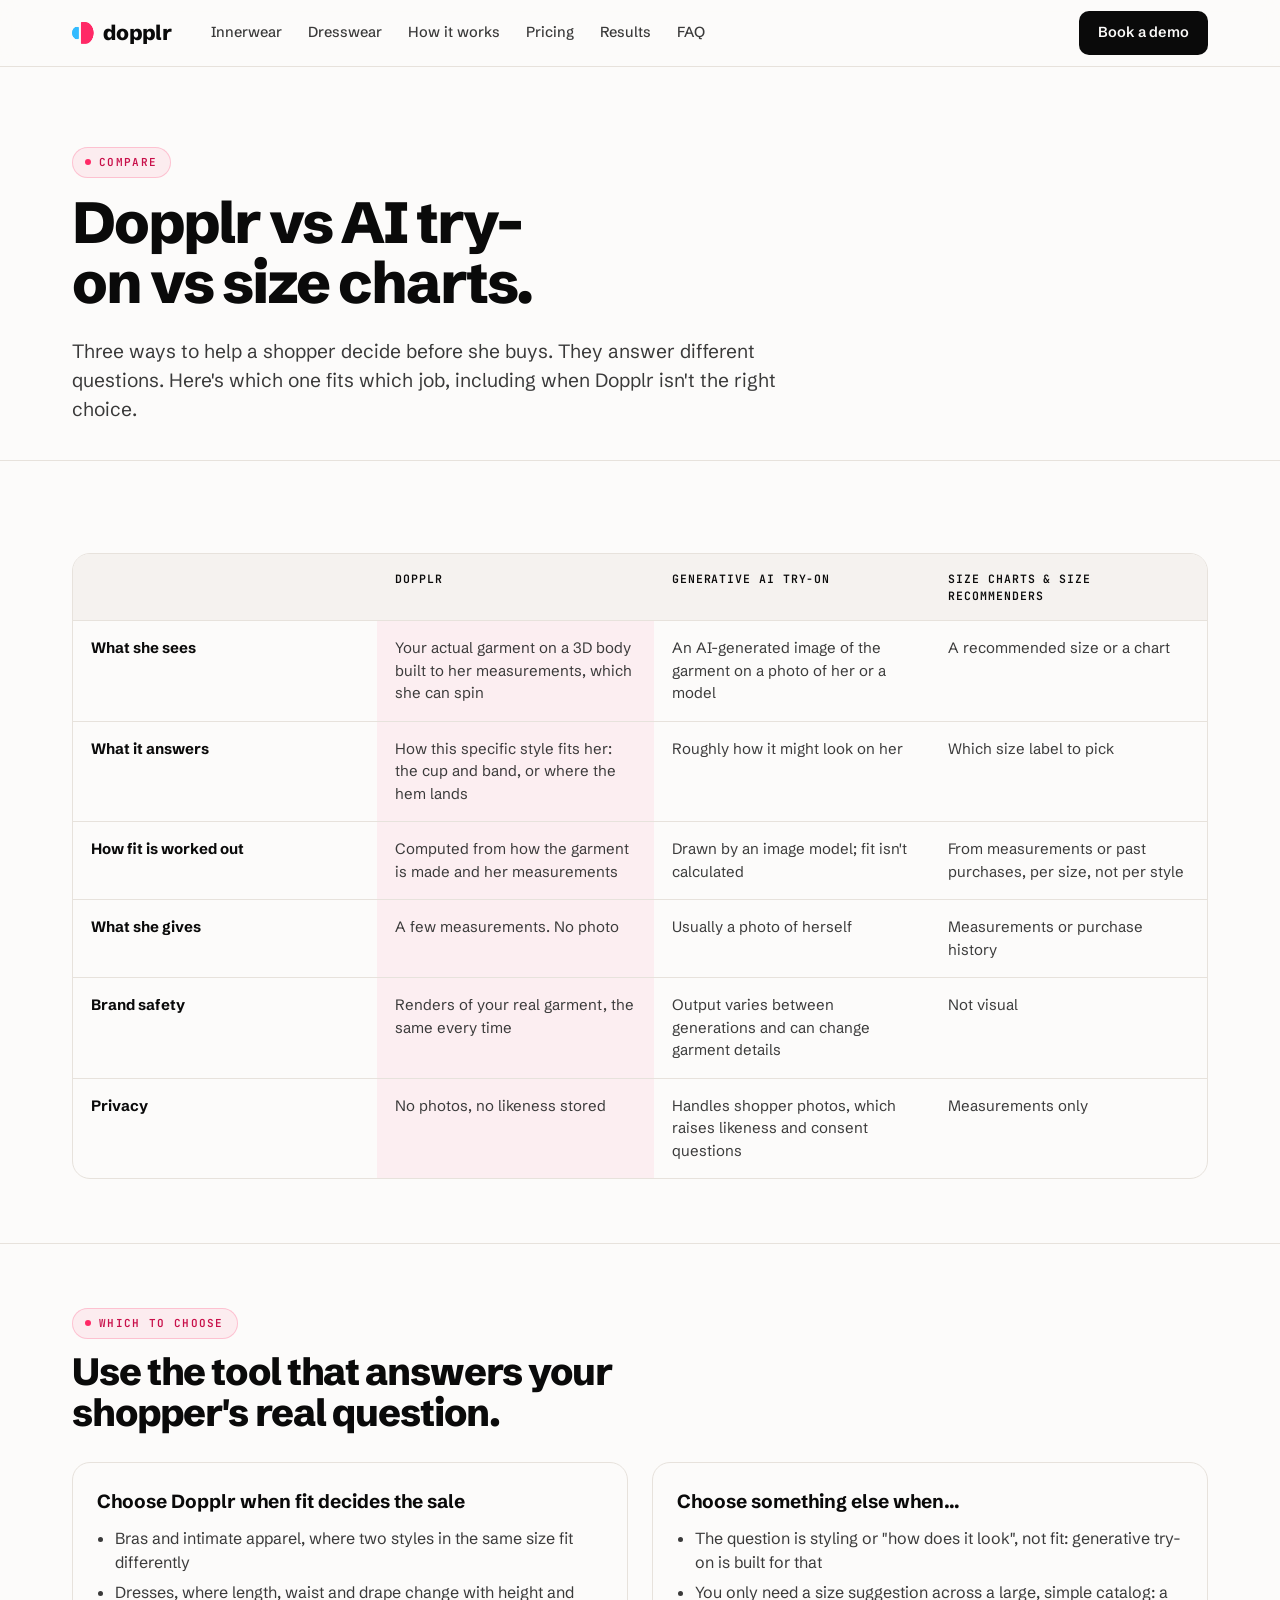
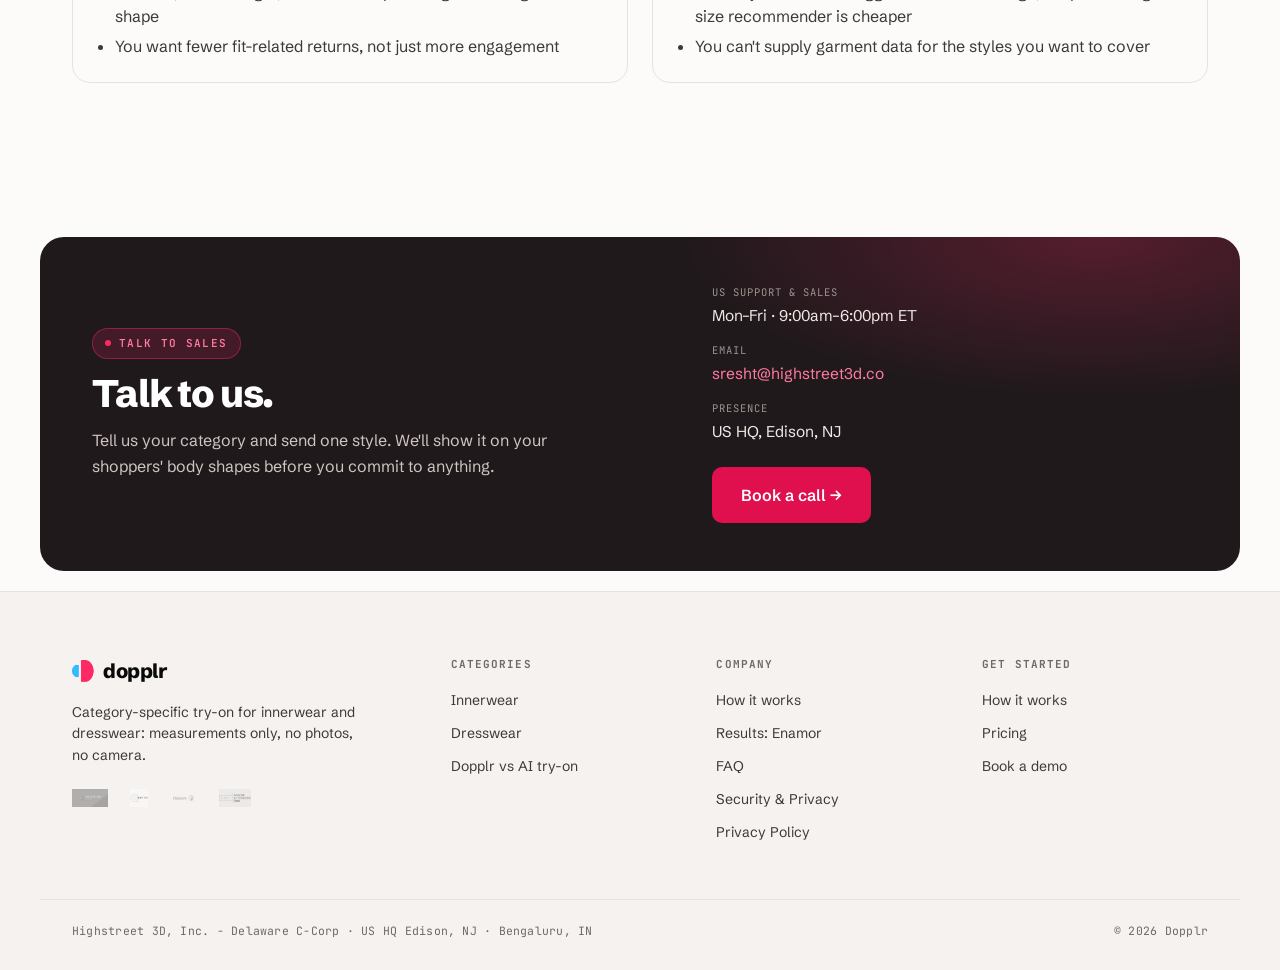
<file: compare.html>
<!DOCTYPE html>
<html lang="en">
<head>
<meta charset="UTF-8" />
<meta name="viewport" content="width=device-width, initial-scale=1.0" />
<title>Dopplr vs AI try-on vs size charts | Dopplr</title>
<meta name="description" content="How Dopplr compares with generative AI try-on and size charts or size recommenders, and when each is the right choice for an apparel brand." />
<link rel="canonical" href="https://dopplr.info/compare" />
<meta property="og:type" content="website" />
<meta property="og:site_name" content="Dopplr" />
<meta property="og:title" content="Dopplr vs AI try-on vs size charts" />
<meta property="og:description" content="How Dopplr compares with generative AI try-on and size charts or size recommenders, and when each is the right choice for an apparel brand." />
<meta property="og:url" content="https://dopplr.info/compare" />
<meta property="og:image" content="https://dopplr.info/public/assets/og/dopplr-og.png" />
<meta name="twitter:card" content="summary_large_image" />
<script type="application/ld+json">
{"@context": "https://schema.org", "@type": "WebPage", "name": "Dopplr vs AI try-on vs size charts", "publisher": {"@type": "Organization", "@id": "https://dopplr.info/#org", "name": "Dopplr", "url": "https://dopplr.info/"}}
</script>
<script type="application/ld+json">
{"@context": "https://schema.org", "@type": "BreadcrumbList", "itemListElement": [{"@type": "ListItem", "position": 1, "name": "Dopplr", "item": "https://dopplr.info/"}, {"@type": "ListItem", "position": 2, "name": "Compare", "item": "https://dopplr.info/compare"}]}
</script>
<link rel="icon" href="public/assets/logos/dopplr-mark.png" />
<link rel="preconnect" href="https://fonts.googleapis.com" />
<link rel="preconnect" href="https://fonts.gstatic.com" crossorigin />
<link href="https://fonts.googleapis.com/css2?family=Schibsted+Grotesk:wght@400;500;600;700;800&family=JetBrains+Mono:wght@500;600&display=swap" rel="stylesheet" />
<style>
  :root{
    --bg:#FCFBFA; --bg-alt:#F5F2EF; --ink:#0A0A0A; --ink-2:#3A3A3A; --muted:#6E6A64;
    --line:#E7E2DC; --line-2:#D8D2CA; --accent:#FF2966; --accent-deep:#E0104F; --accent-text:#C8104A; --accent-btn:#E0104F;
    --blush:#F3DED6; --blush-2:#E9C7BC; --char:#20191c;
    --sans:"Schibsted Grotesk",system-ui,-apple-system,sans-serif;
    --mono:"JetBrains Mono",ui-monospace,SFMono-Regular,Menlo,monospace;
    --wrap:1200px;
  }
  @media (prefers-color-scheme:dark){:root{
    --accent-text:#FF5C8A; --accent-btn:#E0104F;
    --bg:#131011; --bg-alt:#1b1618; --ink:#f4efec; --ink-2:#cdc5c0; --muted:#9c938d;
    --line:#2c2528; --line-2:#3a3236; --blush:#3a2a2c; --blush-2:#4a3236;
  }}
  *{box-sizing:border-box;margin:0;padding:0}
  html{scroll-behavior:smooth}
  body{font-family:var(--sans);background:var(--bg);color:var(--ink);line-height:1.5;-webkit-font-smoothing:antialiased}
  a{color:inherit;text-decoration:none}
  .wrap{max-width:var(--wrap);margin:0 auto;padding:0 32px}
  .mono{font-family:var(--mono)}

  /* ── header ─────────────────────────────────────────────── */
  header{position:sticky;top:0;z-index:50;background:color-mix(in srgb,var(--bg) 86%,transparent);backdrop-filter:blur(12px);-webkit-backdrop-filter:blur(12px);border-bottom:1px solid var(--line)}
  .nav{display:flex;align-items:center;gap:32px;height:66px}
  .brand{display:flex;align-items:center;gap:9px;font-weight:800;font-size:21px;letter-spacing:-0.03em}
  .brand img{width:22px;height:22px}
  .nav-links{display:flex;gap:26px;margin-left:8px}
  .nav-links a{font-size:14.5px;color:var(--ink-2);font-weight:500;transition:color .15s}
  .nav-links a:hover{color:var(--ink)}
  .nav-links a .caret{color:var(--muted);font-size:11px}
  .nav-cta{margin-left:auto;display:flex;align-items:center;gap:16px}
  .link-cta{font-size:14.5px;font-weight:600;color:var(--ink)}
  .link-cta:hover{color:var(--accent)}
  .nav-toggle{display:none;width:42px;height:42px;flex:none;align-items:center;justify-content:center;border:1px solid var(--line-2);border-radius:11px;background:var(--bg);color:var(--ink);cursor:pointer}
  .nav-toggle svg{width:21px;height:21px}
  .nav-links a.m-only{display:none}
  .btn{display:inline-flex;align-items:center;gap:8px;font-family:inherit;font-size:14.5px;font-weight:600;border-radius:10px;padding:10px 18px;cursor:pointer;border:1px solid transparent;transition:transform .05s,filter .15s,background .15s,border-color .15s}
  .btn:active{transform:translateY(1px)}
  .btn-primary{background:var(--ink);color:var(--bg)}
  .btn-primary:hover{filter:brightness(1.12)}
  .btn-ghost{background:transparent;color:var(--ink);border-color:var(--line-2)}
  .btn-ghost:hover{border-color:var(--ink);background:color-mix(in srgb,var(--ink) 4%,transparent)}

  /* ── hero ───────────────────────────────────────────────── */
  .hero{position:relative;overflow:hidden}
  .hero-grid{display:grid;grid-template-columns:1.06fr 0.94fr;gap:56px;align-items:center;padding:78px 0 92px;min-height:calc(100vh - 66px)}
  .eyebrow{display:inline-flex;align-items:center;gap:8px;font-family:var(--mono);font-size:11px;font-weight:600;letter-spacing:0.12em;text-transform:uppercase;color:var(--accent);background:rgba(255,41,102,.07);border:1px solid rgba(255,41,102,.22);border-radius:999px;padding:6px 13px 6px 12px}
  .eyebrow::before{content:"";width:6px;height:6px;border-radius:50%;background:var(--accent);flex:none}
  h1{font-size:clamp(38px,5vw,64px);font-weight:800;line-height:1.03;letter-spacing:-0.035em;margin:20px 0 0;text-wrap:balance}
  h1 .chip{display:inline-flex;align-items:center;gap:7px;font-family:var(--mono);font-size:0.66em;font-weight:600;letter-spacing:0;vertical-align:0.06em;
    border:2px solid var(--accent);color:var(--accent);border-radius:12px;padding:2px 12px;line-height:1.1;white-space:nowrap;position:relative;top:-0.04em}
  .subhead{font-size:clamp(17px,1.5vw,20px);color:var(--ink-2);max-width:36ch;margin-top:24px;line-height:1.5}
  .support{display:flex;flex-wrap:wrap;gap:8px;margin-top:26px}
  .support span{font-family:var(--mono);font-size:12px;letter-spacing:0.02em;color:var(--muted);background:var(--bg-alt);border:1px solid var(--line);border-radius:999px;padding:6px 13px}
  .support span b{color:var(--ink);font-weight:600}
  .outcomes{display:flex;align-items:center;flex-wrap:wrap;gap:10px;margin-top:22px}
  .outcomes .oc-label{font-family:var(--mono);font-size:11px;font-weight:600;letter-spacing:0.1em;text-transform:uppercase;color:var(--muted)}
  .oc{display:inline-flex;align-items:center;gap:9px;font-size:14.5px;font-weight:600;color:var(--ink);background:rgba(255,41,102,.07);border:1px solid rgba(255,41,102,.24);border-radius:12px;padding:9px 15px 9px 10px}
  .oc .ic{display:inline-flex;align-items:center;justify-content:center;width:25px;height:25px;border-radius:7px;background:var(--accent);color:#fff;flex:none}
  .oc .ic svg{width:14px;height:14px}
  .cta-row{display:flex;flex-wrap:wrap;gap:12px;margin-top:34px}
  .cta-row .btn{padding:13px 22px;font-size:15px}
  .btn-accent{background:var(--accent);color:#fff}
  .btn-accent:hover{background:var(--accent-deep)}
  .scrollcue{position:absolute;left:32px;bottom:26px;font-family:var(--mono);font-size:11px;letter-spacing:0.1em;text-transform:uppercase;color:var(--muted);display:flex;align-items:center;gap:9px}
  .scrollcue .bar{width:26px;height:1px;background:var(--line-2);position:relative;overflow:hidden}
  .scrollcue .bar::after{content:"";position:absolute;inset:0;width:40%;background:var(--accent);animation:cue 2.4s ease-in-out infinite}
  @keyframes cue{0%{transform:translateX(-120%)}60%,100%{transform:translateX(320%)}}

  /* hero visual — placeholder that teases the live demo (Section 2) */
  .stage{position:relative;aspect-ratio:5/6;border-radius:22px;overflow:hidden;border:1px solid var(--line);
    background:
      radial-gradient(120% 90% at 50% 8%, var(--blush) 0%, var(--blush-2) 42%, var(--char) 128%);
    box-shadow:0 30px 80px -40px rgba(40,20,25,.5)}
  .stage .body{position:absolute;inset:0;
    background:radial-gradient(46% 40% at 50% 44%, rgba(255,255,255,.20), transparent 70%)}
  .stage .grain{position:absolute;inset:0;opacity:.5;mix-blend-mode:soft-light;
    background-image:radial-gradient(rgba(255,255,255,.5) .5px,transparent .5px);background-size:4px 4px}
  .size-tag{position:absolute;left:18px;top:18px;background:var(--bg);color:var(--ink);border-radius:12px;padding:8px 13px;box-shadow:0 6px 20px -8px rgba(0,0,0,.35)}
  .size-tag .k{font-family:var(--mono);font-size:9.5px;letter-spacing:0.12em;text-transform:uppercase;color:var(--muted);display:block}
  .size-tag .v{font-size:19px;font-weight:800;letter-spacing:-0.02em}
  /* pulsing hotspots — previews the demo's cup / band / strap markers */
  .hot{position:absolute;width:14px;height:14px;border-radius:50%;background:#fff;box-shadow:0 0 0 2px var(--accent);cursor:default}
  .hot::after{content:"";position:absolute;inset:-8px;border-radius:50%;border:1.5px solid var(--accent);animation:pulse 2.6s ease-out infinite}
  .hot .lab{position:absolute;left:22px;top:50%;transform:translateY(-50%);white-space:nowrap;font-family:var(--mono);font-size:10.5px;letter-spacing:0.04em;text-transform:uppercase;color:#fff;background:rgba(20,14,16,.62);border-radius:999px;padding:4px 10px;backdrop-filter:blur(4px);opacity:0;transition:opacity .2s}
  .stage:hover .hot .lab{opacity:1}
  /* hotspots are accurate only on the resting view; fade them once it spins */
  #tt .hot{transition:opacity .3s}
  #tt.spun .hot{opacity:0;pointer-events:none}
  .hot.h1{left:41%;top:44%} .hot.h1::after{animation-delay:0s}
  .hot.h2{left:37%;top:62%} .hot.h2::after{animation-delay:.5s}
  .hot.h3{left:56%;top:31%} .hot.h3::after{animation-delay:1s}
  @keyframes pulse{0%{transform:scale(.7);opacity:.9}100%{transform:scale(2.1);opacity:0}}
  .stage .caption{position:absolute;left:16px;right:16px;bottom:14px;font-family:var(--mono);font-size:11px;color:rgba(255,255,255,.9);background:rgba(20,14,16,.5);backdrop-filter:blur(6px);border-radius:10px;padding:9px 12px;line-height:1.4;z-index:4}
  .stage .caption b{color:#fff;font-weight:600}
  /* turntable image: cover-fill the portrait stage, framed on the bust */
  .tt-img{position:absolute;inset:0;width:100%;height:100%;object-fit:cover;object-position:center 26%;
    transform:scale(1.12);transform-origin:center 22%;user-select:none;-webkit-user-drag:none;pointer-events:none;
    opacity:0;transition:opacity .4s}
  .tt-img.ready{opacity:1}
  /* intro: reversed MI10 gesture clip, played once, then it hands off to the turntable */
  .tt-intro{position:absolute;inset:0;width:100%;height:100%;object-fit:cover;object-position:center 26%;
    transform:scale(1.12);transform-origin:center 22%;z-index:3;pointer-events:none;transition:opacity .55s ease}
  .tt-intro.gone{opacity:0}
  #tt{cursor:grab;touch-action:pan-y}
  #tt.grabbing{cursor:grabbing}
  .tt-load{position:absolute;inset:0;display:flex;align-items:center;justify-content:center;z-index:2}
  .tt-load span{width:30px;height:30px;border-radius:50%;border:2.5px solid rgba(255,255,255,.35);border-top-color:#fff;animation:spin 1s linear infinite}
  .tt-load.done{display:none}
  @keyframes spin{to{transform:rotate(360deg)}}
  .tt-cue{position:absolute;left:16px;top:16px;z-index:4;display:inline-flex;align-items:center;gap:7px;
    font-family:var(--mono);font-size:11px;letter-spacing:.03em;color:#fff;background:rgba(20,14,16,.5);
    backdrop-filter:blur(6px);border-radius:999px;padding:6px 12px;transition:opacity .3s}
  .tt-cue.hide{opacity:0}

  /* ── entrance animation ─────────────────────────────────── */
  .reveal{transform:translateY(14px);animation:rise .7s cubic-bezier(.2,.65,.3,1) forwards}
  .d1{animation-delay:.05s}.d2{animation-delay:.15s}.d3{animation-delay:.25s}.d4{animation-delay:.35s}.d5{animation-delay:.45s}
  .stage.reveal{transform:translateY(20px) scale(.99);animation:riseStage .9s cubic-bezier(.2,.65,.3,1) .2s forwards}
  @keyframes rise{to{transform:none}}
  @keyframes riseStage{to{opacity:1;transform:none}}

  /* ── section 2 · live demo ──────────────────────────────── */
  .demo{padding:96px 0 108px;border-top:1px solid var(--line);background:var(--bg-alt)}
  .demo-grid{display:grid;grid-template-columns:1fr auto;gap:64px;align-items:center}
  .demo-copy{max-width:480px}
  .demo-copy h2{font-size:clamp(30px,3.4vw,46px);font-weight:800;letter-spacing:-0.03em;line-height:1.05;margin:16px 0 0;text-wrap:balance}
  .demo-copy p{font-size:17px;color:var(--ink-2);margin-top:18px;max-width:48ch}
  .switcher{display:flex;flex-direction:column;align-items:stretch;gap:6px;background:var(--bg);border:1px solid var(--line);border-radius:18px;padding:8px;width:236px;box-shadow:0 1px 2px rgba(40,20,25,.04)}
  .switch-opt{display:flex;align-items:baseline;gap:7px;text-align:left;font-family:var(--sans);font-size:15px;font-weight:600;color:var(--ink-2);background:transparent;border:0;border-radius:12px;padding:12px 15px;cursor:pointer;white-space:nowrap;transition:background .18s,color .18s}
  .switch-opt span{color:var(--muted);font-weight:500;font-size:13px}
  .switch-opt:hover{color:var(--ink);background:var(--bg-alt)}
  .switch-opt.is-active{background:var(--ink);color:var(--bg)}
  .switch-opt.is-active:hover{background:var(--ink)}
  .switch-opt.is-active span{color:rgba(255,255,255,.7)}
  .demo-phone-col{display:flex;align-items:center;justify-content:flex-end;gap:32px}
  .phone{position:relative;width:330px;flex:none}
  .screen{position:relative;aspect-ratio:360/740;border-radius:34px;overflow:hidden;background:#000;
    border:9px solid #14100f;box-shadow:0 34px 70px -34px rgba(30,15,20,.55),0 2px 0 rgba(255,255,255,.04) inset}
  .screen::before{content:"";position:absolute;top:9px;left:50%;transform:translateX(-50%);width:38%;height:20px;background:#14100f;border-radius:0 0 14px 14px;z-index:3;pointer-events:none}
  .screen iframe{position:absolute;inset:0;width:100%;height:100%;border:0;background:#fff}
  .poster{position:absolute;inset:0;display:flex;flex-direction:column;align-items:center;justify-content:center;gap:20px;
    background:radial-gradient(120% 80% at 50% 0%, var(--blush) 0%, var(--blush-2) 45%, var(--char) 120%);cursor:pointer}
  .poster-name{font-family:var(--mono);font-size:13px;letter-spacing:0.22em;color:rgba(255,255,255,.85);text-transform:uppercase}
  .launch{display:inline-flex;align-items:center;gap:9px;font-family:inherit;font-size:14px;font-weight:600;color:#20191c;background:#fff;border:0;border-radius:999px;padding:12px 20px;cursor:pointer;box-shadow:0 10px 30px -10px rgba(0,0,0,.45);transition:transform .1s,filter .15s}
  .launch:hover{filter:brightness(1.04)} .launch:active{transform:translateY(1px)}
  .phone.loading .poster{pointer-events:none}
  .phone.loading .launch{opacity:0}
  .phone .spin{position:absolute;inset:0;display:none;align-items:center;justify-content:center;z-index:2}
  .phone.loading .spin{display:flex}
  .phone .spin i{width:26px;height:26px;border-radius:50%;border:2.5px solid rgba(255,255,255,.35);border-top-color:#fff;animation:spin 1s linear infinite}
  .demo-note{font-family:var(--mono);font-size:12px;color:var(--muted);margin-top:26px}
  .demo-note b{color:var(--ink)}
  /* product walkthrough video */
  .demo-head{max-width:680px;margin:0 auto;text-align:center}
  .demo-head h2{font-size:clamp(30px,3.4vw,46px);font-weight:800;letter-spacing:-0.03em;line-height:1.05;margin:16px 0 0;text-wrap:balance}
  .demo-head p{font-size:17px;color:var(--ink-2);margin:18px auto 0;max-width:62ch}
  .demo-video{margin:44px auto 0;max-width:1000px}
  .demo-video video{display:block;width:100%;aspect-ratio:16/9;border-radius:20px;border:1px solid var(--line);background:#000;box-shadow:0 30px 70px -34px rgba(30,15,20,.5)}
  .demo-video figcaption{font-family:var(--mono);font-size:12px;color:var(--muted);margin-top:16px;text-align:center}
  .demo-video figcaption b{color:var(--ink)}

  /* ── section 3 · trusted by ─────────────────────────────── */
  .trust{padding:60px 0 64px;border-top:1px solid var(--line)}
  .trust-inner{display:flex;flex-direction:column;align-items:center;text-align:center;gap:30px}
  .trust .eyebrow{margin:0}
  .creds{display:flex;flex-wrap:wrap;align-items:center;justify-content:center;gap:26px 52px}
  .cred-group{display:flex;flex-direction:column;align-items:center;gap:20px}
  .cred-label{font-family:var(--mono);font-size:11px;font-weight:600;letter-spacing:.12em;text-transform:uppercase;color:var(--muted)}
  .cred-label--accent{color:var(--accent)}
  .cred-div{width:1px;height:84px;background:var(--line);flex:none}
  .logos{display:flex;flex-wrap:wrap;align-items:center;justify-content:center;gap:20px 44px}
  .logos img{height:46px;width:auto;object-fit:contain;filter:none;opacity:1}
  .logos img.logo-enamor{height:37px}
  .backed-logos{display:flex;align-items:center;gap:34px;flex-wrap:wrap;justify-content:center}
  .backed-logos img{height:66px;width:auto;object-fit:contain;filter:none;opacity:1}
  @media(max-width:640px){.cred-div{display:none}}

  /* ── section 4 · the commercial problem ─────────────────── */
  .problem{padding:96px 0 108px;border-top:1px solid var(--line);background:var(--bg-alt)}
  .problem-grid{display:grid;grid-template-columns:1fr 1fr;gap:56px 72px;align-items:start}
  .problem-head h2{font-size:clamp(30px,3.4vw,44px);font-weight:800;letter-spacing:-0.03em;line-height:1.08;margin:16px 0 0;max-width:15ch;text-wrap:balance}
  .problem-body p{font-size:17px;line-height:1.6;color:var(--ink-2);margin:0 0 18px;max-width:52ch}
  .problem-body p:last-child{margin-bottom:0}
  .problem-body b{color:var(--ink);font-weight:600}
  .stats{grid-column:1/-1;display:grid;grid-template-columns:repeat(2,minmax(0,1fr));gap:20px;margin-top:24px}
  .stat{background:var(--bg);border:1px solid var(--line);border-radius:16px;padding:28px 30px}
  .stat-n{display:block;font-size:clamp(40px,4.6vw,56px);font-weight:800;letter-spacing:-0.03em;line-height:1;color:var(--accent)}
  .stat-l{display:block;margin-top:14px;font-size:15px;line-height:1.45;color:var(--ink-2);max-width:34ch}
  .stat-src{display:block;margin-top:12px;font-family:var(--mono);font-size:10.5px;letter-spacing:.03em;color:var(--muted)}

  /* ── section 5 · the wedge ──────────────────────────────── */
  .wedge{padding:96px 0 108px;border-top:1px solid var(--line)}
  .wedge-head{max-width:730px}
  .wedge-head h2{font-size:clamp(30px,3.6vw,46px);font-weight:800;letter-spacing:-0.03em;line-height:1.06;margin:16px 0 0;text-wrap:balance}
  .wedge-head p{font-size:18px;line-height:1.6;color:var(--ink-2);margin-top:20px;max-width:60ch}
  .wedge-head em{font-style:italic;color:var(--ink)}
  .wedge-points{display:grid;grid-template-columns:repeat(3,minmax(0,1fr));gap:22px;margin-top:52px}
  .wpoint{border:1px solid var(--line);border-radius:16px;padding:28px 26px;background:var(--bg-alt)}
  .wpoint h3{font-size:19px;font-weight:700;letter-spacing:-0.015em;line-height:1.25;margin:0}
  .wpoint p{font-size:14.5px;line-height:1.52;color:var(--ink-2);margin:12px 0 0}
  .wpoint p b{color:var(--ink);font-weight:600}
  .wedge-punch{margin-top:22px;background:var(--char);color:#F5F2EF;border-radius:18px;padding:36px 42px}
  .wedge-punch p{font-size:clamp(20px,2.3vw,27px);font-weight:600;line-height:1.32;letter-spacing:-0.02em;margin:0;max-width:34ch;text-wrap:balance}
  .wedge-punch b{color:var(--accent);font-weight:600}

  /* ── section 6 · how it works ───────────────────────────── */
  .how{padding:96px 0 108px;border-top:1px solid var(--line);background:var(--bg-alt)}
  .how-head{max-width:640px}
  .how-head h2{font-size:clamp(30px,3.6vw,46px);font-weight:800;letter-spacing:-0.03em;line-height:1.06;margin:16px 0 0;text-wrap:balance}
  .layers{margin-top:34px}
  .layer{display:grid;grid-template-columns:64px 1fr;gap:30px;padding:40px 0;border-top:1px solid var(--line-2)}
  .layer:last-child{border-bottom:1px solid var(--line-2)}
  .layer-n{font-size:34px;font-weight:800;letter-spacing:-0.03em;line-height:.9;color:var(--accent);font-variant-numeric:tabular-nums}
  .layer-body h3{font-size:24px;font-weight:800;letter-spacing:-0.02em;margin:0}
  .layer-body p{font-size:16.5px;line-height:1.6;color:var(--ink-2);margin:14px 0 0;max-width:64ch}
  .layer-body b{color:var(--ink);font-weight:600}
  .qchips{display:flex;flex-wrap:wrap;gap:8px;margin-top:16px}
  .qchip{font-family:var(--sans);font-size:13.5px;color:var(--ink-2);background:var(--bg);border:1px solid var(--line);border-radius:999px;padding:7px 14px}
  .layer-key{margin-top:18px;padding:18px 22px;background:var(--bg);border:1px solid var(--line);border-left:3px solid var(--accent);border-radius:12px;font-size:16px;line-height:1.55;color:var(--ink-2);max-width:62ch}
  .layer-key b{color:var(--ink);font-weight:700}

  /* ── section · product-specific answers (bra types) ─────── */
  .bratypes{padding:96px 0 104px;border-top:1px solid var(--line)}
  .bt-head{max-width:660px}
  .bt-head h2{font-size:clamp(30px,3.6vw,46px);font-weight:800;letter-spacing:-0.03em;line-height:1.06;margin:16px 0 0;text-wrap:balance}
  .bt-head p{font-size:17px;line-height:1.6;color:var(--ink-2);margin-top:18px;max-width:60ch}
  .bt-grid{display:grid;grid-template-columns:repeat(3,1fr);gap:20px;margin-top:48px}
  .bt-card{background:var(--bg-alt);border:1px solid var(--line);border-radius:18px;padding:26px;display:flex;flex-direction:column}
  .bt-ic{width:40px;height:40px;border-radius:11px;background:var(--bg);border:1px solid var(--line);display:flex;align-items:center;justify-content:center;color:var(--accent)}
  .bt-kind{font-family:var(--mono);font-size:11px;letter-spacing:.1em;text-transform:uppercase;color:var(--accent);margin-top:16px}
  .bt-card h3{font-size:19px;font-weight:800;letter-spacing:-0.02em;margin:5px 0 0}
  .bt-impact{font-size:14.5px;line-height:1.55;color:var(--ink-2);margin:10px 0 0}
  .bt-impact b{color:var(--ink);font-weight:600}
  .bt-lbl{display:block;font-family:var(--mono);font-size:10px;letter-spacing:.09em;text-transform:uppercase;color:var(--muted);margin:20px 0 11px;padding-top:18px;border-top:1px solid var(--line-2)}
  .bt-chips{display:flex;flex-direction:column;gap:8px}
  .bt-chips .q{font-size:13.5px;line-height:1.4;color:var(--ink);background:var(--bg);border:1px solid var(--line);border-radius:12px;border-bottom-left-radius:3px;padding:9px 12px}
  .bt-watch{margin-top:22px;align-self:flex-start;display:inline-flex;align-items:center;gap:9px;padding:9px 16px 9px 12px;font-family:inherit;font-size:14px;font-weight:600;color:var(--accent);background:transparent;border:1px solid rgba(255,41,102,.32);border-radius:999px;cursor:pointer;transition:background .18s,border-color .18s,transform .18s}
  .bt-watch:hover{background:rgba(255,41,102,.08);border-color:var(--accent);transform:translateY(-1px)}
  .bt-watch svg{flex:none}
  /* video lightbox */
  .yt-modal{position:fixed;inset:0;z-index:60;display:flex;align-items:center;justify-content:center;padding:24px}
  .yt-modal[hidden]{display:none}
  .yt-backdrop{position:absolute;inset:0;background:rgba(10,8,9,.74);backdrop-filter:blur(4px)}
  .yt-dialog{position:relative;width:min(960px,100%)}
  .yt-frame{position:relative;width:100%;aspect-ratio:16/9;max-height:82vh;background:#000;border-radius:16px;overflow:hidden;box-shadow:0 40px 90px -30px rgba(0,0,0,.7)}
  .yt-frame iframe{position:absolute;inset:0;width:100%;height:100%;border:0}
  .yt-close{position:absolute;top:-46px;right:0;width:38px;height:38px;border-radius:50%;border:0;background:rgba(255,255,255,.16);color:#fff;font-size:22px;line-height:1;cursor:pointer;display:flex;align-items:center;justify-content:center;transition:background .18s}
  .yt-close:hover{background:rgba(255,255,255,.28)}

  /* ── section 8 · results ────────────────────────────────── */
  .results{padding:96px 0 108px;border-top:1px solid var(--line);background:var(--bg-alt)}
  .results-head{max-width:660px}
  .results-head h2{font-size:clamp(30px,3.6vw,46px);font-weight:800;letter-spacing:-0.03em;line-height:1.06;margin:16px 0 0;text-wrap:balance}
  .results-head p{font-size:17px;line-height:1.6;color:var(--ink-2);margin-top:18px;max-width:56ch}
  .rgrid{display:grid;grid-template-columns:repeat(3,1fr);gap:20px;margin-top:46px}
  .rcard{background:var(--bg);border:1px solid var(--line);border-radius:18px;padding:30px 30px 28px}
  .rcard .n{display:block;font-size:clamp(42px,5vw,58px);font-weight:800;letter-spacing:-0.03em;color:var(--accent);line-height:1;font-variant-numeric:tabular-nums}
  .rcard .l{display:block;font-weight:700;font-size:16px;letter-spacing:-0.01em;margin-top:14px}
  .rcard .d{display:block;font-size:13.5px;color:var(--ink-2);margin-top:8px;line-height:1.5}
  .rcard .tag{display:inline-block;margin-top:14px;font-family:var(--mono);font-size:10px;letter-spacing:.08em;text-transform:uppercase;color:var(--muted);border:1px solid var(--line-2);border-radius:999px;padding:3px 9px}
  .attrib{margin-top:22px;font-family:var(--mono);font-size:12px;line-height:1.6;color:var(--muted);max-width:76ch}
  .attrib b{color:var(--ink)}
  .cases{display:grid;grid-template-columns:1fr 1fr;gap:20px;margin-top:34px}
  .case{display:flex;flex-direction:column;background:var(--bg);border:1px solid var(--line);border-radius:18px;padding:26px 28px;text-decoration:none;color:inherit;transition:border-color .2s,transform .2s,box-shadow .2s}
  .case:hover{border-color:var(--ink);transform:translateY(-3px);box-shadow:0 20px 44px -28px rgba(30,15,20,.42)}
  .case-logo{height:26px;width:auto;object-fit:contain;object-position:left;display:block;margin-bottom:16px}
  .case .ck{font-family:var(--mono);font-size:11px;letter-spacing:.1em;text-transform:uppercase;color:var(--accent)}
  .case h3{font-size:21px;font-weight:800;letter-spacing:-0.02em;margin:12px 0 0}
  .case p{font-size:14.5px;color:var(--ink-2);margin-top:9px;line-height:1.5}
  .case .arrow{font-weight:600;font-size:14px;margin-top:20px;display:inline-flex;gap:7px;align-items:center;color:var(--ink)}
  .case .arrow svg{transition:transform .2s}
  .case:hover .arrow svg{transform:translateX(4px)}

  /* ── section 9 · fit intelligence ───────────────────────── */
  .fi{padding:96px 0 108px;border-top:1px solid var(--line)}
  .fi-grid{display:grid;grid-template-columns:1fr 1fr;gap:64px;align-items:center}
  .fi-copy{max-width:520px}
  .fi-copy h2{font-size:clamp(28px,3.2vw,42px);font-weight:800;letter-spacing:-0.03em;line-height:1.1;margin:16px 0 0;text-wrap:balance}
  .fi-copy p{font-size:16.5px;line-height:1.6;color:var(--ink-2);margin-top:18px;max-width:52ch}
  .fi-copy p b{color:var(--ink);font-weight:600}
  .fi-tags{display:flex;flex-wrap:wrap;gap:8px;margin-top:24px}
  .fi-tag{font-family:var(--mono);font-size:11.5px;color:var(--ink-2);background:var(--bg-alt);border:1px solid var(--line);border-radius:999px;padding:7px 13px}
  .fi-panel{background:var(--char);color:#F5F2EF;border-radius:22px;padding:26px 28px 24px;box-shadow:0 40px 80px -40px rgba(30,15,20,.6)}
  .fi-phead{display:flex;align-items:center;justify-content:space-between;padding-bottom:16px;border-bottom:1px solid rgba(255,255,255,.1)}
  .fi-phead .t{font-family:var(--mono);font-size:11px;letter-spacing:.12em;text-transform:uppercase;color:#cabfba;display:flex;align-items:center;gap:8px}
  .fi-phead .t::before{content:"";width:7px;height:7px;border-radius:50%;background:var(--accent);box-shadow:0 0 10px var(--accent)}
  .fi-phead .s{font-family:var(--mono);font-size:10.5px;color:#8b807b}
  .fi-row{padding:17px 0;border-bottom:1px solid rgba(255,255,255,.08)}
  .fi-row:last-of-type{border-bottom:0}
  .fi-row .rl{font-family:var(--mono);font-size:10.5px;letter-spacing:.06em;text-transform:uppercase;color:#8b807b;margin-bottom:10px}
  .bars{display:flex;flex-direction:column;gap:8px}
  .bar{display:flex;align-items:center;gap:11px}
  .bar .bk{font-family:var(--mono);font-size:12px;font-weight:600;width:36px;color:#e8e0db}
  .bar .bt{flex:1;height:8px;background:rgba(255,255,255,.09);border-radius:999px;overflow:hidden}
  .bar .bf{display:block;height:100%;background:linear-gradient(90deg,var(--accent),#ff6f9c);border-radius:999px}
  .fi-val{font-size:16px;font-weight:700;letter-spacing:-0.01em}
  .fi-val .hl{color:#ff6f9c}
  .fi-sub{font-size:12.5px;color:#a99f9a;margin-top:5px;line-height:1.45}
  .fi-quote{font-size:15px;font-style:italic;color:#e8e0db}
  .fi-foot{margin-top:15px;font-family:var(--mono);font-size:10px;letter-spacing:.04em;color:#807570}

  /* ── section 10 · enterprise readiness ──────────────────── */
  .ent{padding:96px 0 108px;border-top:1px solid var(--line);background:var(--bg-alt)}
  .ent-head{max-width:640px}
  .ent-head h2{font-size:clamp(30px,3.6vw,46px);font-weight:800;letter-spacing:-0.03em;line-height:1.06;margin:16px 0 0;text-wrap:balance}
  .ent-head p{font-size:17px;line-height:1.6;color:var(--ink-2);margin-top:18px;max-width:56ch}
  .ent-grid{display:grid;grid-template-columns:repeat(4,1fr);gap:24px;margin-top:48px}
  .ent-col{border-top:2px solid var(--ink);padding-top:22px}
  .ent-ic{width:38px;height:38px;border-radius:11px;display:flex;align-items:center;justify-content:center;background:var(--bg);border:1px solid var(--line);color:var(--accent)}
  .ent-col h3{font-size:17px;font-weight:700;letter-spacing:-0.01em;margin:16px 0 0}
  .ent-col p{font-size:14px;line-height:1.55;color:var(--ink-2);margin-top:10px}
  .ent-col .meta{display:block;font-family:var(--mono);font-size:11px;color:var(--muted);margin-top:12px;letter-spacing:.02em}
  .ent-col .lk{display:inline-flex;align-items:center;gap:6px;font-size:13px;font-weight:600;color:var(--ink);margin-top:12px;text-decoration:none}
  .ent-col .lk svg{transition:transform .2s}
  .ent-col .lk:hover{color:var(--accent)}
  .ent-col .lk:hover svg{transform:translateX(3px)}
  .shopify-app{display:flex;align-items:center;gap:20px;margin-top:34px;padding:20px 26px;background:var(--bg);border:1px solid var(--line);border-radius:16px;text-decoration:none;color:inherit;transition:border-color .2s,transform .2s,box-shadow .2s}
  .shopify-app .sicon{width:44px;height:44px;border-radius:11px;background:#F1F8EA;display:flex;align-items:center;justify-content:center;flex:none}
  .shopify-app .sicon img{width:26px;height:26px}
  .shopify-app .txt{flex:1;min-width:0}
  .shopify-app .txt b{display:block;font-size:16px;font-weight:700;letter-spacing:-0.01em}
  .shopify-app .txt span{display:block;font-size:13.5px;color:var(--ink-2);margin-top:3px}
  .shopify-app .go{flex:none;font-weight:600;font-size:14px;color:#4b7d29;display:inline-flex;gap:7px;align-items:center}
  .shopify-app .go svg{transition:transform .2s}
  .shopify-app:hover .go svg{transform:translateX(4px)}
  .plat-logos{display:flex;align-items:center;gap:18px;margin-top:14px}
  .plat-logos img{height:16px;width:auto;object-fit:contain;opacity:.5}

  /* ── section · rollout & evaluation ─────────────────────── */
  .rollout{padding:96px 0 100px;border-top:1px solid var(--line)}
  .rollout-head{max-width:640px}
  .rollout-head h2{font-size:clamp(30px,3.6vw,46px);font-weight:800;letter-spacing:-0.03em;line-height:1.06;margin:16px 0 0;text-wrap:balance}
  .rollout-head p{font-size:17px;line-height:1.6;color:var(--ink-2);margin-top:18px;max-width:58ch}
  .rollout-head p b{color:var(--ink);font-weight:600}
  .phases2{display:grid;grid-template-columns:repeat(3,1fr);gap:20px;margin-top:50px;align-items:stretch}
  .phase2{position:relative;border:1px solid var(--line);border-radius:18px;padding:28px;background:var(--bg-alt);display:flex;flex-direction:column}
  .phase2.lead{border-color:rgba(255,41,102,.35);background:var(--bg);box-shadow:0 26px 54px -36px rgba(255,41,102,.45)}
  .phase2 .pn{font-family:var(--mono);font-size:12px;font-weight:600;color:var(--accent);letter-spacing:.05em}
  .phase2 h3{font-size:21px;font-weight:800;letter-spacing:-0.02em;margin:13px 0 0}
  .phase2 p{font-size:14.5px;line-height:1.55;color:var(--ink-2);margin:11px 0 0}
  .phase2 .pmeta{display:flex;flex-wrap:wrap;gap:8px;margin-top:16px}
  .phase2 .pmeta span{font-family:var(--mono);font-size:11.5px;color:var(--ink);background:var(--bg-alt);border:1px solid var(--line-2);border-radius:999px;padding:6px 11px}
  .phase2 .pmeta span.hl{color:var(--accent);border-color:rgba(255,41,102,.4);background:rgba(255,41,102,.06)}
  .spec{margin-top:18px;display:flex;flex-direction:column}
  .spec .r{display:flex;justify-content:space-between;align-items:baseline;gap:14px;padding:11px 0;border-top:1px solid var(--line)}
  .spec .r:last-of-type{border-bottom:1px solid var(--line)}
  .spec dt{font-family:var(--mono);font-size:11px;letter-spacing:.06em;text-transform:uppercase;color:var(--muted)}
  .spec dd{font-size:15px;font-weight:600;color:var(--ink);text-align:right}
  .spec dd.hl{color:var(--accent)}
  .spec-note{font-family:var(--mono);font-size:11.5px;color:var(--muted);margin-top:12px}
  .tag-start{position:absolute;top:-11px;left:24px;font-family:var(--mono);font-size:10px;font-weight:600;letter-spacing:.08em;text-transform:uppercase;color:#fff;background:var(--accent);border-radius:999px;padding:4px 11px}
  .rollout-note{display:flex;align-items:flex-start;gap:13px;margin-top:20px;padding:17px 20px;border:1px solid var(--line);border-left:3px solid var(--accent);border-radius:12px;background:var(--bg-alt)}
  .rollout-note svg{flex:none;color:var(--accent);margin-top:1px}
  .rollout-note p{font-size:14.5px;line-height:1.5;color:var(--ink-2);margin:0}
  .rollout-note b{color:var(--ink);font-weight:600}
  .phases2.two{grid-template-columns:1fr 1fr;margin-top:22px}
  /* scope-your-pilot calculator */
  .scoper{display:grid;grid-template-columns:1fr 1.05fr;border:1px solid rgba(255,41,102,.3);border-radius:20px;overflow:hidden;margin-top:44px;box-shadow:0 30px 62px -42px rgba(255,41,102,.4)}
  .scoper-in{padding:34px 34px 36px;background:var(--bg)}
  .scoper-in .pn{font-family:var(--mono);font-size:12px;font-weight:600;color:var(--accent);letter-spacing:.05em}
  .scoper-in h3{font-size:24px;font-weight:800;letter-spacing:-0.02em;margin:12px 0 0}
  .scoper-lead{font-size:14.5px;line-height:1.55;color:var(--ink-2);margin:10px 0 20px;max-width:44ch}
  .fld{display:block;margin-top:15px;position:relative}
  .fld>span{display:block;font-family:var(--mono);font-size:11px;letter-spacing:.06em;text-transform:uppercase;color:var(--muted);margin-bottom:7px}
  .fld select,.fld input{width:100%;font-family:var(--sans);font-size:15px;font-weight:600;color:var(--ink);background:var(--bg-alt);border:1px solid var(--line-2);border-radius:11px;padding:12px 14px;appearance:none;-webkit-appearance:none}
  .fld select{cursor:pointer}
  .fld select:focus,.fld input:focus{outline:none;border-color:var(--accent);box-shadow:0 0 0 3px rgba(255,41,102,.15)}
  .fld.sel::after{content:"▾";position:absolute;right:15px;bottom:13px;color:var(--muted);pointer-events:none;font-size:12px}
  .scoper-out{padding:32px 34px 34px;background:var(--char);color:#F6F1EE;display:flex;flex-direction:column}
  .scoper-out .eyebrow{background:rgba(255,41,102,.16);border-color:rgba(255,41,102,.4);align-self:flex-start}
  .sc-big{margin-top:18px;font-weight:800;letter-spacing:-0.03em;line-height:1}
  .sc-big span:first-child{font-size:52px;color:#fff;font-variant-numeric:tabular-nums}
  .sc-big .u{font-size:18px;color:#a99f9a;font-weight:600}
  .sc-sub{font-size:15px;color:#cfc6c1;margin-top:9px}
  .sc-sub b{color:#ff7aa0}
  .sc-rec{margin-top:20px;border-top:1px solid rgba(255,255,255,.12)}
  .sc-row{display:flex;justify-content:space-between;align-items:baseline;gap:14px;padding:11px 0;border-bottom:1px solid rgba(255,255,255,.08)}
  .sc-row .k{font-family:var(--mono);font-size:10.5px;letter-spacing:.06em;text-transform:uppercase;color:#9c938d}
  .sc-row .v{font-size:14.5px;font-weight:600;color:#f0eae6}
  .sc-work{margin-top:15px;font-size:12.5px;line-height:1.55;color:#a99f9a}
  .sc-work b{color:#e8e0db;font-weight:600}
  .sc-cta{display:flex;align-items:center;gap:12px;margin-top:auto;padding-top:22px;flex-wrap:wrap}
  .btn-copy{font-family:var(--sans);font-size:14px;font-weight:600;color:#f0eae6;background:rgba(255,255,255,.06);border:1px solid rgba(255,255,255,.18);border-radius:999px;padding:12px 18px;cursor:pointer;transition:.18s;display:inline-flex;align-items:center;gap:8px}
  .btn-copy:hover{background:rgba(255,255,255,.12);border-color:rgba(255,255,255,.32)}
  .btn-copy.done{color:#7ee0a0;border-color:rgba(126,224,160,.45)}

  /* ── section 11 · pricing band ──────────────────────────── */
  .priceband{padding:92px 0 100px;border-top:1px solid var(--line)}
  .pb-inner{display:flex;align-items:center;justify-content:space-between;gap:48px;background:var(--bg-alt);border:1px solid var(--line);border-radius:22px;padding:46px 50px}
  .pb-copy{max-width:640px}
  .pb-copy .eyebrow{margin-bottom:14px}
  .pb-copy h2{font-size:clamp(26px,3vw,38px);font-weight:800;letter-spacing:-0.03em;line-height:1.08;margin:0;text-wrap:balance}
  .pb-copy p{font-size:16px;line-height:1.6;color:var(--ink-2);margin-top:14px;max-width:60ch}
  .pb-cta{flex:none}
  .pb-cta .btn{font-size:15.5px;padding:14px 26px}
  .pb-note{display:block;font-family:var(--mono);font-size:11px;color:var(--muted);margin-top:12px;text-align:center}

  /* ── section 12 · close ─────────────────────────────────── */
  .close{position:relative;background:var(--char);color:#F6F1EE;padding:118px 0;overflow:hidden;text-align:center;border-top:1px solid var(--line)}
  .close::before{content:"";position:absolute;inset:0;background:radial-gradient(58% 62% at 50% -4%,rgba(255,41,102,.26),transparent 68%);pointer-events:none}
  .close-inner{position:relative;max-width:780px;margin:0 auto;display:flex;flex-direction:column;align-items:center}
  .close .eyebrow{margin-bottom:22px;background:rgba(255,41,102,.14);border-color:rgba(255,41,102,.36)}
  .close h2{font-size:clamp(34px,5vw,60px);font-weight:800;letter-spacing:-0.035em;line-height:1.02;margin:0;text-wrap:balance}
  .close p{font-size:19px;line-height:1.55;color:#cfc6c1;margin:22px 0 0;max-width:56ch}
  .close-cta{display:flex;flex-direction:column;align-items:center;gap:15px;margin-top:36px}
  .close-cta .btn{font-size:16px;padding:15px 30px}
  .close-note{font-family:var(--mono);font-size:12.5px;color:#a99f9a}

  /* ── footer ─────────────────────────────────────────────── */
  .site-foot{background:var(--bg-alt);border-top:1px solid var(--line);padding:64px 0 30px}
  .foot-grid{display:grid;grid-template-columns:1.5fr 1fr 1fr 1fr;gap:40px}
  .foot-brand .brand{display:inline-flex;align-items:center;gap:9px;font-weight:800;font-size:20px;letter-spacing:-0.02em;color:var(--ink);text-decoration:none}
  .foot-brand .brand img{width:22px;height:22px}
  .foot-brand>p{font-size:14px;line-height:1.55;color:var(--ink-2);margin:14px 0 0;max-width:32ch}
  .foot-backers{display:flex;align-items:center;gap:22px;margin-top:22px;flex-wrap:wrap}
  .foot-backers img{height:18px;width:auto;object-fit:contain;filter:grayscale(1);opacity:.42;transition:.2s}
  .foot-backers img:hover{filter:grayscale(0);opacity:1}
  .foot-col h4,.foot-col h3.fh{font-family:var(--mono);font-size:11px;letter-spacing:.1em;text-transform:uppercase;color:var(--muted);margin:0 0 12px}
  .foot-col a{display:block;font-size:14px;color:var(--ink-2);text-decoration:none;padding:6px 0;transition:color .15s}
  .foot-col a:hover{color:var(--accent)}
  .foot-base{display:flex;justify-content:space-between;align-items:center;gap:16px;margin-top:50px;padding-top:22px;border-top:1px solid var(--line);flex-wrap:wrap}
  .foot-base span{font-family:var(--mono);font-size:11.5px;color:var(--muted);letter-spacing:.02em}

  /* ── us team / sales contact ────────────────────────────── */
  /* faq (GEO / answer content) */
  .faq{padding:92px 0 20px;border-top:1px solid var(--line)}
  .faq-head{max-width:680px}
  .faq-head h2{font-size:clamp(30px,3.4vw,44px);font-weight:800;letter-spacing:-0.03em;line-height:1.06;margin:16px 0 0;text-wrap:balance}
  .faq-head p{font-size:17px;line-height:1.6;color:var(--ink-2);margin-top:16px;max-width:60ch}
  .faq-list{margin-top:40px;border-top:1px solid var(--line)}
  .faq-item{border-bottom:1px solid var(--line)}
  .faq-item summary{list-style:none;cursor:pointer;display:flex;align-items:flex-start;gap:16px;padding:22px 0;font-size:18px;font-weight:700;letter-spacing:-0.015em;color:var(--ink)}
  .faq-item summary::-webkit-details-marker{display:none}
  .faq-item summary .fq-ic{flex:none;width:26px;height:26px;border-radius:8px;border:1px solid var(--line-2);display:flex;align-items:center;justify-content:center;color:var(--accent);transition:transform .2s}
  .faq-item[open] summary .fq-ic{transform:rotate(45deg)}
  .faq-item .fq-a{font-size:15.5px;line-height:1.62;color:var(--ink-2);max-width:74ch;padding:0 0 24px 42px}
  .faq-item .fq-a b{color:var(--ink);font-weight:600}
  @media (max-width:560px){.faq-item .fq-a{padding-left:0}.faq-item summary{font-size:16.5px}}
  .contact{padding:90px 0 20px}
  .contact-card{position:relative;overflow:hidden;background:var(--char);color:#F6F1EE;border-radius:24px;padding:48px 52px}
  .contact-card::before{content:"";position:absolute;inset:0;background:radial-gradient(52% 72% at 88% 0%,rgba(255,41,102,.24),transparent 66%);pointer-events:none}
  .contact-inner{position:relative;display:grid;grid-template-columns:1.2fr 1fr;gap:48px;align-items:center}
  .contact .eyebrow{background:rgba(255,41,102,.16);border-color:rgba(255,41,102,.4)}
  .contact h2{font-size:clamp(26px,3vw,40px);font-weight:800;letter-spacing:-0.03em;line-height:1.08;margin:14px 0 0;color:#fff}
  .contact>.contact-card p{font-size:16px;line-height:1.6;color:#cfc6c1;margin-top:14px;max-width:48ch}
  .cmeta{display:flex;flex-direction:column;gap:16px}
  .cmeta .row{display:flex;flex-direction:column;gap:3px}
  .cmeta .k{font-family:var(--mono);font-size:10.5px;letter-spacing:.1em;text-transform:uppercase;color:#9c938d}
  .cmeta .v{font-size:15.5px;color:#f0eae6}
  .cmeta .v a{color:#ff7aa0;text-decoration:none}
  .cbook{margin-top:8px}
  .cbook .btn{font-size:16px;padding:15px 28px}

  @media (max-width:900px){
    .demo-grid{grid-template-columns:1fr;gap:40px}
    .demo-copy{max-width:none}
    .demo-copy h2{font-size:28px}
    .demo-phone-col{flex-direction:column;justify-content:center;gap:24px}
    .switcher{width:min(340px,86vw)}
    .phone{width:min(330px,82vw)}
    .problem-grid{grid-template-columns:1fr;gap:32px}
    .problem-head h2{font-size:27px;max-width:none}
    .stats{grid-template-columns:1fr;margin-top:8px}
    .wedge-head h2{font-size:27px}
    .wedge-points{grid-template-columns:1fr;gap:14px;margin-top:36px}
    .wedge-punch{padding:28px 26px}
    .how-head h2{font-size:27px}
    .bt-head h2{font-size:27px}
    .bt-grid{grid-template-columns:1fr;gap:14px;margin-top:34px}
    .layer{grid-template-columns:44px 1fr;gap:16px;padding:30px 0}
    .layer-n{font-size:26px}
    .layer-body h3{font-size:21px}
    .results-head h2{font-size:27px}
    .rgrid{grid-template-columns:1fr;gap:14px;margin-top:34px}
    .cases{grid-template-columns:1fr;gap:14px}
    .fi-grid{grid-template-columns:1fr;gap:36px}
    .fi-copy{max-width:none}
    .fi-copy h2{font-size:26px}
    .ent-head h2{font-size:27px}
    .ent-grid{grid-template-columns:repeat(2,1fr);gap:28px 22px;margin-top:36px}
    .rollout-head h2{font-size:27px}
    .phases2{grid-template-columns:1fr;gap:14px;margin-top:38px}
    .scoper{grid-template-columns:1fr;margin-top:34px}
    .sc-big span:first-child{font-size:44px}
    .pb-inner{flex-direction:column;align-items:flex-start;gap:26px;padding:32px 26px}
    .pb-copy h2{font-size:24px}
    .pb-cta{width:100%}
    .pb-cta .btn{width:100%;justify-content:center}
    .shopify-app{flex-direction:column;align-items:flex-start;gap:14px}
    .close{padding:84px 0}
    .close h2{font-size:32px}
    .close p{font-size:17px}
    .contact{padding:56px 0 10px}
    .contact-card{padding:32px 26px}
    .contact-inner{grid-template-columns:1fr;gap:28px}
    .contact h2{font-size:26px}
    .foot-grid{grid-template-columns:1fr 1fr;gap:32px 24px}
    .foot-brand{grid-column:1/-1}
    .foot-base{flex-direction:column;align-items:flex-start;gap:8px}
    .link-cta{display:none}
    .nav-toggle{display:inline-flex}
    .nav-cta{gap:10px}
    .nav{gap:12px}
    /* nav links become a tap-to-open dropdown panel */
    .nav-links{position:absolute;top:100%;left:0;right:0;flex-direction:column;gap:0;margin:0;
      background:var(--bg);border-bottom:1px solid var(--line);padding:6px 32px 14px;
      box-shadow:0 22px 44px -26px rgba(0,0,0,.32);
      transform:translateY(-10px);opacity:0;pointer-events:none;transition:opacity .18s ease,transform .18s ease}
    header.nav-open .nav-links{transform:none;opacity:1;pointer-events:auto}
    .nav-links a{font-size:16px;color:var(--ink);padding:14px 2px;border-bottom:1px solid var(--line)}
    .nav-links a:last-child{border-bottom:0}
    .nav-links a .caret{display:none}
    .nav-links a.m-only{display:block;color:var(--accent);font-weight:600}
    .hero-grid{grid-template-columns:1fr;gap:36px;padding:48px 0 64px;min-height:0}
    .stage{width:100%;max-width:440px;margin-left:auto;margin-right:auto}
    .scrollcue{display:none}
  }
  /* phone-specific pass */
  @media (max-width:560px){
    .wrap{padding:0 20px}
    .nav-links{padding-left:20px;padding-right:20px}
    .ent-grid{grid-template-columns:1fr;gap:24px}
    .phases2.two{grid-template-columns:1fr}
    .cmeta .k{font-size:10.5px}
  }
  @media (prefers-reduced-motion:reduce){
    .reveal,.stage.reveal{animation:none;opacity:1;transform:none}
    .hot::after,.scrollcue .bar::after{animation:none}
    html{scroll-behavior:auto}
  }

  /* ── dresswear page ─────────────────────────────────────── */
  .vswitch{display:inline-flex;gap:4px;background:var(--bg-alt);border:1px solid var(--line);border-radius:999px;padding:4px;margin-bottom:18px}
  .vswitch a{font-family:var(--mono);font-size:11px;font-weight:600;letter-spacing:.1em;text-transform:uppercase;padding:7px 14px;border-radius:999px;color:var(--muted)}
  .vswitch a.on{background:var(--ink);color:var(--bg)}
  .dstage{position:relative;aspect-ratio:3/4;border-radius:22px;overflow:hidden;border:1px solid var(--line);background:#2a2422;cursor:grab;user-select:none;touch-action:pan-y;box-shadow:0 30px 60px -30px rgba(0,0,0,.35)}
  .dstage:active{cursor:grabbing}
  .dstage img{position:absolute;inset:0;width:100%;height:100%;object-fit:cover;object-position:center top;display:block;-webkit-user-drag:none}
  .dstage .tag{position:absolute;left:14px;top:14px;z-index:3;font-family:var(--mono);font-size:11px;letter-spacing:.04em;color:#fff;background:rgba(20,14,16,.55);backdrop-filter:blur(6px);border-radius:999px;padding:6px 11px}
  .dstage .cue{position:absolute;right:14px;top:14px;z-index:3;display:flex;align-items:center;gap:6px;font-family:var(--mono);font-size:11px;letter-spacing:.03em;color:#fff;background:rgba(20,14,16,.5);backdrop-filter:blur(6px);border-radius:999px;padding:6px 11px}
  .dstage .caption{position:absolute;left:14px;right:14px;bottom:14px;z-index:3;font-family:var(--mono);font-size:11px;color:rgba(255,255,255,.92);background:rgba(20,14,16,.5);backdrop-filter:blur(6px);border-radius:10px;padding:9px 12px;line-height:1.4}
  .dstage .caption b{color:#fff;font-weight:600}
  .picker{display:flex;flex-wrap:wrap;gap:8px;margin-top:14px}
  .picker .lbl{width:100%;font-family:var(--mono);font-size:10.5px;letter-spacing:.1em;text-transform:uppercase;color:var(--muted)}
  .picker button{font-family:inherit;font-size:13.5px;font-weight:600;color:var(--ink-2);background:var(--bg-alt);border:1px solid var(--line);border-radius:999px;padding:7px 14px;cursor:pointer;transition:background .15s,color .15s,border-color .15s}
  .picker button[aria-pressed="true"]{background:var(--ink);color:var(--bg);border-color:var(--ink)}
  .hem{padding:96px 0 108px;border-top:1px solid var(--line)}
  .hem-head{max-width:720px}
  .hem-head h2{font-size:clamp(30px,3.6vw,46px);font-weight:800;letter-spacing:-0.03em;line-height:1.06;margin:16px 0 0;text-wrap:balance}
  .hem-head p{font-size:17px;line-height:1.6;color:var(--ink-2);margin-top:18px;max-width:60ch}
  .hem-row{display:grid;grid-template-columns:repeat(4,minmax(0,1fr));gap:18px;margin-top:48px;align-items:start}
  .hem-card{position:relative}
  .hem-fig{position:relative;aspect-ratio:9/16;border-radius:16px;overflow:hidden;border:1px solid var(--line);background:#2a2422}
  .hem-fig img{width:100%;height:100%;object-fit:cover;display:block}
  .hem-line{position:absolute;left:0;right:0;height:0;border-top:2px dashed var(--accent);z-index:2}
  .hem-line span{position:absolute;right:8px;top:-24px;font-family:var(--mono);font-size:10.5px;font-weight:600;letter-spacing:.04em;color:#fff;background:var(--accent);border-radius:999px;padding:3px 8px;white-space:nowrap}
  .hem-floor{position:absolute;left:0;right:0;border-top:1px solid rgba(255,255,255,.55);z-index:2}
  .hem-meta{margin-top:14px}
  .hem-meta .h{font-size:22px;font-weight:800;letter-spacing:-0.02em;font-variant-numeric:tabular-nums}
  .hem-meta .h small{font-size:13px;font-weight:500;color:var(--muted);margin-left:6px}
  .hem-meta .w{font-size:13.5px;line-height:1.45;color:var(--ink-2);margin-top:4px}
  .hem-meta .w b{color:var(--ink);font-weight:600}
  .hem-note{margin-top:28px;font-family:var(--mono);font-size:12px;color:var(--muted);max-width:70ch}
  .shapes{padding:96px 0 108px;border-top:1px solid var(--line);background:var(--bg-alt)}
  .shape-row{display:grid;grid-template-columns:repeat(4,minmax(0,1fr));gap:18px;margin-top:48px}
  .shape-card{background:var(--bg);border:1px solid var(--line);border-radius:18px;overflow:hidden}
  .shape-card .fig{aspect-ratio:3/4;background:#2a2422;overflow:hidden}
  .shape-card .fig img{width:100%;height:100%;object-fit:cover;object-position:center 8%;display:block}
  .shape-card .meta{padding:16px 18px 20px}
  .shape-card .k{font-family:var(--mono);font-size:10.5px;letter-spacing:.1em;text-transform:uppercase;color:var(--accent)}
  .shape-card h3{font-size:17px;font-weight:800;letter-spacing:-0.015em;margin:5px 0 0}
  .shape-card p{font-size:13.5px;line-height:1.5;color:var(--ink-2);margin-top:8px}
  .pilot{padding:96px 0 108px;border-top:1px solid var(--line)}
  .pilot-grid{display:grid;grid-template-columns:1.1fr .9fr;gap:56px;align-items:center}
  .pilot h2{font-size:clamp(30px,3.6vw,46px);font-weight:800;letter-spacing:-0.03em;line-height:1.06;margin:16px 0 0;text-wrap:balance}
  .pilot p{font-size:17px;line-height:1.6;color:var(--ink-2);margin-top:18px;max-width:58ch}
  .pilot-card{background:var(--char);color:#f4efec;border-radius:22px;padding:32px}
  .pilot-card .k{font-family:var(--mono);font-size:11px;letter-spacing:.12em;text-transform:uppercase;color:#ff6b95}
  .pilot-card ul{list-style:none;margin-top:18px;display:grid;gap:12px}
  .pilot-card li{display:grid;grid-template-columns:26px 1fr;gap:12px;font-size:15px;line-height:1.5;color:#e8e0dc}
  .pilot-card li .n{font-family:var(--mono);font-size:12px;color:#ff6b95;padding-top:3px}
  .pilot-card li b{color:#fff;font-weight:600}
  .aeo{padding:96px 0 108px;border-top:1px solid var(--line);background:var(--bg-alt)}
  .aeo-grid{display:grid;grid-template-columns:.9fr 1.1fr;gap:56px;align-items:start}
  .aeo h2{font-size:clamp(30px,3.6vw,46px);font-weight:800;letter-spacing:-0.03em;line-height:1.06;margin:16px 0 0;text-wrap:balance}
  .aeo .lead{font-size:17px;line-height:1.6;color:var(--ink-2);margin-top:18px;max-width:56ch}
  .aeo-points{margin-top:28px;display:grid;gap:16px}
  .aeo-pt{display:grid;grid-template-columns:34px 1fr;gap:14px}
  .aeo-pt .ic{width:34px;height:34px;border-radius:10px;background:var(--bg);border:1px solid var(--line);display:flex;align-items:center;justify-content:center;color:var(--accent)}
  .aeo-pt h3{font-size:16px;font-weight:700;letter-spacing:-0.01em;margin:0}
  .aeo-pt p{font-size:14px;line-height:1.5;color:var(--ink-2);margin:4px 0 0}
  .aeo-pt p b{color:var(--ink);font-weight:600}
  .code{background:var(--char);border-radius:22px;overflow:hidden;box-shadow:0 30px 60px -30px rgba(0,0,0,.4)}
  .code-bar{display:flex;align-items:center;justify-content:space-between;padding:12px 18px;border-bottom:1px solid rgba(255,255,255,.08)}
  .code-bar .f{font-family:var(--mono);font-size:11.5px;letter-spacing:.04em;color:#cdc5c0}
  .code-bar .t{font-family:var(--mono);font-size:10px;letter-spacing:.1em;text-transform:uppercase;color:#ff6b95;border:1px solid rgba(255,107,149,.4);border-radius:999px;padding:4px 9px}
  .code pre{margin:0;padding:18px 20px 22px;overflow:auto;white-space:pre-wrap;word-break:break-word;font-family:var(--mono);font-size:12px;line-height:1.55;color:#e8e0dc;tab-size:2}
  .code .k{color:#9ad1ff} .code .s{color:#ffd18a} .code .n{color:#b5e8a3} .code .c{color:#8b8188;font-style:italic} .code .hl{color:#ff6b95}
  .aeo-ask{margin-top:18px;display:grid;gap:8px}
  .aeo-ask .q{font-family:var(--mono);font-size:12px;color:var(--ink-2);background:var(--bg);border:1px solid var(--line);border-radius:12px;padding:9px 12px}
  .aeo-ask .q b{color:var(--accent);font-weight:600}
  @media (max-width:980px){.aeo-grid{grid-template-columns:1fr}}
  @media (max-width:980px){.hem-row,.shape-row{grid-template-columns:repeat(2,minmax(0,1fr))}.pilot-grid{grid-template-columns:1fr}}
  @media (max-width:560px){.hem-row{gap:12px}.hem-meta .h{font-size:18px}}

</style>

<style>
  /* ── hub ─────────────────────────────────────────────── */
  .hub-hero{padding:88px 0 40px}
  .hub-hero h1{font-size:clamp(36px,5.4vw,64px);line-height:1.04;letter-spacing:-.035em;font-weight:800;max-width:18ch;margin:14px 0 22px}
  .hub-hero h1 .hl{color:var(--accent)}
  .hub-hero .subhead{max-width:62ch}
  .cats{padding:24px 0 72px}
  .cat-grid{display:grid;grid-template-columns:repeat(2,minmax(0,1fr));gap:24px}
  .cat{display:flex;flex-direction:column;background:var(--bg-alt);border:1px solid var(--line);border-radius:22px;overflow:hidden;transition:transform .2s,border-color .2s}
  .cat:hover{transform:translateY(-3px);border-color:var(--line-2)}
  .cat-fig{position:relative;aspect-ratio:4/3;background:var(--blush);overflow:hidden}
  .cat-fig img{position:absolute;inset:0;width:100%;height:100%;object-fit:contain}
  .cat-fig img.fill{object-fit:cover;object-position:50% 30%}
  .cat-status{position:absolute;top:16px;left:16px;font-family:var(--mono);font-size:11px;font-weight:600;letter-spacing:.1em;text-transform:uppercase;padding:6px 12px;border-radius:999px}
  .cat-status.live{background:var(--ink);color:var(--bg)}
  .cat-status.new{background:var(--accent);color:#fff}
  .cat-body{padding:28px 28px 26px;display:flex;flex-direction:column;gap:14px;flex:1}
  .cat-k{font-family:var(--mono);font-size:12px;font-weight:600;letter-spacing:.12em;text-transform:uppercase;color:var(--muted)}
  .cat h2{font-size:clamp(24px,2.6vw,32px);line-height:1.12;letter-spacing:-.025em;font-weight:800}
  .cat h2 em{font-style:normal;color:var(--accent)}
  .cat p{color:var(--ink-2);font-size:16px}
  .cat-proof{display:grid;grid-template-columns:repeat(3,minmax(0,1fr));gap:10px;border-top:1px solid var(--line);padding-top:16px}
  .cat-proof .n{display:block;font-size:28px;font-weight:800;letter-spacing:-.03em}
  .cat-proof .l{display:block;font-size:13px;color:var(--muted);line-height:1.35}
  .cat-proof i{font-style:normal;font-family:var(--mono);font-size:10px;text-transform:uppercase;letter-spacing:.08em;display:block;margin-top:2px}
  .cat-asks{list-style:none;border-top:1px solid var(--line);padding-top:16px;display:grid;gap:8px}
  .cat-asks li{font-size:15px;color:var(--ink-2);padding-left:20px;position:relative}
  .cat-asks li::before{content:"";position:absolute;left:0;top:.55em;width:8px;height:8px;border-radius:50%;background:var(--accent)}
  .cat-foot{margin-top:auto;display:flex;align-items:center;justify-content:space-between;gap:12px;flex-wrap:wrap;padding-top:6px}
  .cat-trust{display:flex;align-items:center;gap:12px;font-size:13px;color:var(--muted)}
  .cat-trust img{height:22px;width:auto;opacity:.85}
  .cat-trust img.logo-enamor{height:18px}
  @media (prefers-color-scheme:dark){.cat-trust img{filter:invert(1) grayscale(1);opacity:.75}}
  .cat-go{font-weight:700;color:var(--accent)}
  .cat-note{font-size:12px;color:var(--muted)}
  .why{padding:72px 0;border-top:1px solid var(--line)}
  .qtable{margin-top:32px;border:1px solid var(--line);border-radius:18px;overflow:hidden}
  .qrow{display:grid;grid-template-columns:1.1fr 1.5fr 1.5fr;gap:0}
  .qrow>span{padding:18px 22px;border-top:1px solid var(--line);font-size:15.5px;color:var(--ink-2)}
  .qrow.qhead>span{border-top:0;background:var(--bg-alt);font-family:var(--mono);font-size:12px;font-weight:600;letter-spacing:.1em;text-transform:uppercase;color:var(--ink)}
  .qrow .qk{font-weight:700;color:var(--ink)}
  .installs{margin-top:28px;color:var(--muted);font-size:15px}
  .hub-trust{display:flex;align-items:center;gap:22px;flex-wrap:wrap;margin-top:34px;padding-top:24px;border-top:1px solid var(--line)}
  .ht-group{display:flex;align-items:center;gap:18px;flex-wrap:wrap}
  .ht-label{font-family:var(--mono);font-size:11px;font-weight:600;letter-spacing:.1em;text-transform:uppercase;color:var(--muted)}
  .hub-trust img{height:24px;width:auto;opacity:.85}
  .hub-trust img.logo-enamor{height:18px}
  .ht-div{width:1px;height:28px;background:var(--line-2)}
  @media (prefers-color-scheme:dark){.hub-trust img{filter:invert(1) grayscale(1);opacity:.7}}
  .hub-hero .cta-row{margin-top:26px}
  .start{padding:88px 0;border-top:1px solid var(--line)}
  .start-grid{display:grid;grid-template-columns:repeat(2,minmax(0,1fr));gap:24px;margin-top:32px}
  .start-card{border:1px solid var(--line);border-radius:20px;padding:28px;display:flex;flex-direction:column;gap:16px;background:var(--bg)}
  .start-card h3{font-size:24px;letter-spacing:-.02em;font-weight:800}
  .start-card dl{display:grid;gap:12px}
  .start-card dl div{display:grid;grid-template-columns:130px 1fr;gap:12px;border-top:1px solid var(--line);padding-top:12px}
  .start-card dt{font-family:var(--mono);font-size:11px;font-weight:600;letter-spacing:.08em;text-transform:uppercase;color:var(--muted);padding-top:3px}
  .start-card dd{font-size:15.5px;color:var(--ink-2)}
  .start-card .btn{align-self:flex-start;margin-top:auto}
  @media (max-width:880px){.start-grid{grid-template-columns:1fr}.ht-div{display:none}}
  @media (max-width:560px){.start-card dl div{grid-template-columns:1fr;gap:2px}.start-card{padding:22px 18px}}
  @media (max-width:880px){
    .cat-grid{grid-template-columns:1fr}
    .qrow{grid-template-columns:1fr}
    .qrow.qhead{display:none}
    .qrow>span:not(.qk){border-top:0;padding-top:4px}
    .qrow>span:nth-child(2)::before{content:"Innerwear · ";font-weight:700;color:var(--ink)}
    .qrow>span:nth-child(3)::before{content:"Dresswear · ";font-weight:700;color:var(--ink)}
  }
  @media (max-width:560px){.cat-body{padding:22px 18px}.cat-proof{grid-template-columns:1fr}.hub-hero{padding:56px 0 24px}}
</style>
<link rel="stylesheet" href="public/css/site.css" />
</head>
<body>

<header>
  <nav class="wrap nav">
    <a class="brand" href="index.html"><img src="public/assets/logos/dopplr-mark.png" alt="" />dopplr</a>
    <div class="nav-links" id="nav-links">
      <a href="innerwear.html">Innerwear</a>
      <a href="dresswear.html">Dresswear</a>
      <a href="how-it-works.html">How it works</a>
      <a href="pricing.html">Pricing</a>
      <a href="results-enamor.html">Results</a>
      <a href="faq.html">FAQ</a>
      <a class="m-only" href="https://calendar.app.google/67bdHT71dR5V6fka7" target="_blank" rel="noopener">Book a demo</a>
    </div>
    <div class="nav-cta">
      <a class="btn btn-primary" href="https://calendar.app.google/67bdHT71dR5V6fka7" target="_blank" rel="noopener">Book a demo</a>
      <button class="nav-toggle" type="button" aria-label="Open menu" aria-expanded="false" aria-controls="nav-links">
        <svg viewBox="0 0 24 24" fill="none" stroke="currentColor" stroke-width="2" stroke-linecap="round"><path d="M4 7h16M4 12h16M4 17h16"/></svg>
      </button>
    </div>
  </nav>
</header>

<main id="top">
  <section class="page-hero" id="hero">
    <div class="wrap">
      <span class="eyebrow">Compare</span>
      <h1>Dopplr vs AI try-on vs size charts.</h1>
      <p class="subhead">Three ways to help a shopper decide before she buys. They answer different questions. Here's which one fits which job, including when Dopplr isn't the right choice.</p>
    </div>
  </section>

  <section class="block" id="table">
    <div class="wrap">
      <div class="ctable" role="table" aria-label="Dopplr compared with generative AI try-on and size charts">
        <div class="crow chead" role="row"><span role="columnheader"></span><span role="columnheader">Dopplr</span><span role="columnheader">Generative AI try-on</span><span role="columnheader">Size charts &amp; size recommenders</span></div>
        <div class="crow" role="row"><span class="ck" role="rowheader">What she sees</span><span class="us" role="cell">Your actual garment on a 3D body built to her measurements, which she can spin</span><span role="cell">An AI-generated image of the garment on a photo of her or a model</span><span role="cell">A recommended size or a chart</span></div>
        <div class="crow" role="row"><span class="ck" role="rowheader">What it answers</span><span class="us" role="cell">How this specific style fits her: the cup and band, or where the hem lands</span><span role="cell">Roughly how it might look on her</span><span role="cell">Which size label to pick</span></div>
        <div class="crow" role="row"><span class="ck" role="rowheader">How fit is worked out</span><span class="us" role="cell">Computed from how the garment is made and her measurements</span><span role="cell">Drawn by an image model; fit isn't calculated</span><span role="cell">From measurements or past purchases, per size, not per style</span></div>
        <div class="crow" role="row"><span class="ck" role="rowheader">What she gives</span><span class="us" role="cell">A few measurements. No photo</span><span role="cell">Usually a photo of herself</span><span role="cell">Measurements or purchase history</span></div>
        <div class="crow" role="row"><span class="ck" role="rowheader">Brand safety</span><span class="us" role="cell">Renders of your real garment, the same every time</span><span role="cell">Output varies between generations and can change garment details</span><span role="cell">Not visual</span></div>
        <div class="crow" role="row"><span class="ck" role="rowheader">Privacy</span><span class="us" role="cell">No photos, no likeness stored</span><span role="cell">Handles shopper photos, which raises likeness and consent questions</span><span role="cell">Measurements only</span></div>
      </div>
    </div>
  </section>

  <section class="block" id="when">
    <div class="wrap">
      <span class="eyebrow">Which to choose</span>
      <h2>Use the tool that answers your shopper's real question.</h2>
      <div class="two">
        <div class="panel"><h3>Choose Dopplr when fit decides the sale</h3><ul><li>Bras and intimate apparel, where two styles in the same size fit differently</li><li>Dresses, where length, waist and drape change with height and shape</li><li>You want fewer fit-related returns, not just more engagement</li></ul></div>
        <div class="panel"><h3>Choose something else when…</h3><ul><li>The question is styling or "how does it look", not fit: generative try-on is built for that</li><li>You only need a size suggestion across a large, simple catalog: a size recommender is cheaper</li><li>You can't supply garment data for the styles you want to cover</li></ul></div>
      </div>
    </div>
  </section>

  <section class="contact wrap" id="contact">
    <div class="contact-card">
      <div class="contact-inner">
        <div>
          <span class="eyebrow">Talk to sales</span>
          <h2>Talk to us.</h2>
          <p>Tell us your category and send one style. We'll show it on your shoppers' body shapes before you commit to anything.</p>
        </div>
        <div class="cmeta">
          <div class="row"><span class="k">US support &amp; sales</span><span class="v">Mon–Fri · 9:00am–6:00pm ET</span></div>
          <div class="row"><span class="k">Email</span><span class="v"><a href="mailto:sresht@highstreet3d.co">sresht@highstreet3d.co</a></span></div>
          <div class="row"><span class="k">Presence</span><span class="v">US HQ, Edison, NJ</span></div>
          <div class="cbook"><a class="btn btn-accent" href="https://calendar.app.google/67bdHT71dR5V6fka7" target="_blank" rel="noopener">Book a call →</a></div>
        </div>
      </div>
    </div>
  </section>
</main>

<footer class="site-foot">
  <div class="wrap foot-grid">
    <div class="foot-brand">
      <a class="brand" href="index.html"><img src="public/assets/logos/dopplr-mark.png" alt="" />dopplr</a>
      <p>Category-specific try-on for innerwear and dresswear: measurements only, no photos, no camera.</p>
      <div class="foot-backers">
        <img src="public/assets/logos/cornerstone.png" alt="Cornerstone Ventures" />
        <img src="public/assets/logos/batvc.jpg" alt="BAT VC" />
        <img src="public/assets/logos/flipkart.svg" alt="Flipkart Ventures" />
        <img src="public/assets/logos/fef.png" alt="Fashion Entrepreneur Fund" />
      </div>
    </div>
    <div class="foot-col">
      <h3 class="fh">Categories</h3>
      <a href="innerwear.html">Innerwear</a>
      <a href="dresswear.html">Dresswear</a>
      <a href="compare.html">Dopplr vs AI try-on</a>
    </div>
    <div class="foot-col">
      <h3 class="fh">Company</h3>
      <a href="how-it-works.html">How it works</a>
      <a href="results-enamor.html">Results: Enamor</a>
      <a href="faq.html">FAQ</a>
      <a href="security.html">Security &amp; Privacy</a>
      <a href="privacy.html">Privacy Policy</a>
    </div>
    <div class="foot-col">
      <h3 class="fh">Get started</h3>
      <a href="how-it-works.html">How it works</a>
      <a href="pricing.html">Pricing</a>
      <a href="https://calendar.app.google/67bdHT71dR5V6fka7" target="_blank" rel="noopener">Book a demo</a>
    </div>
  </div>
  <div class="wrap foot-base">
    <span>Highstreet 3D, Inc. - Delaware C-Corp · US HQ Edison, NJ · Bengaluru, IN</span>
    <span>© 2026 Dopplr</span>
  </div>
</footer>

<script>
(function(){
  var tg=document.querySelector(".nav-toggle"), links=document.getElementById("nav-links");
  if(tg&&links) tg.addEventListener("click",function(){ var o=links.classList.toggle("open"); tg.setAttribute("aria-expanded",String(o)); });
})();
</script>
<script src="public/js/site.js" defer></script>
</body>
</html>
</file>
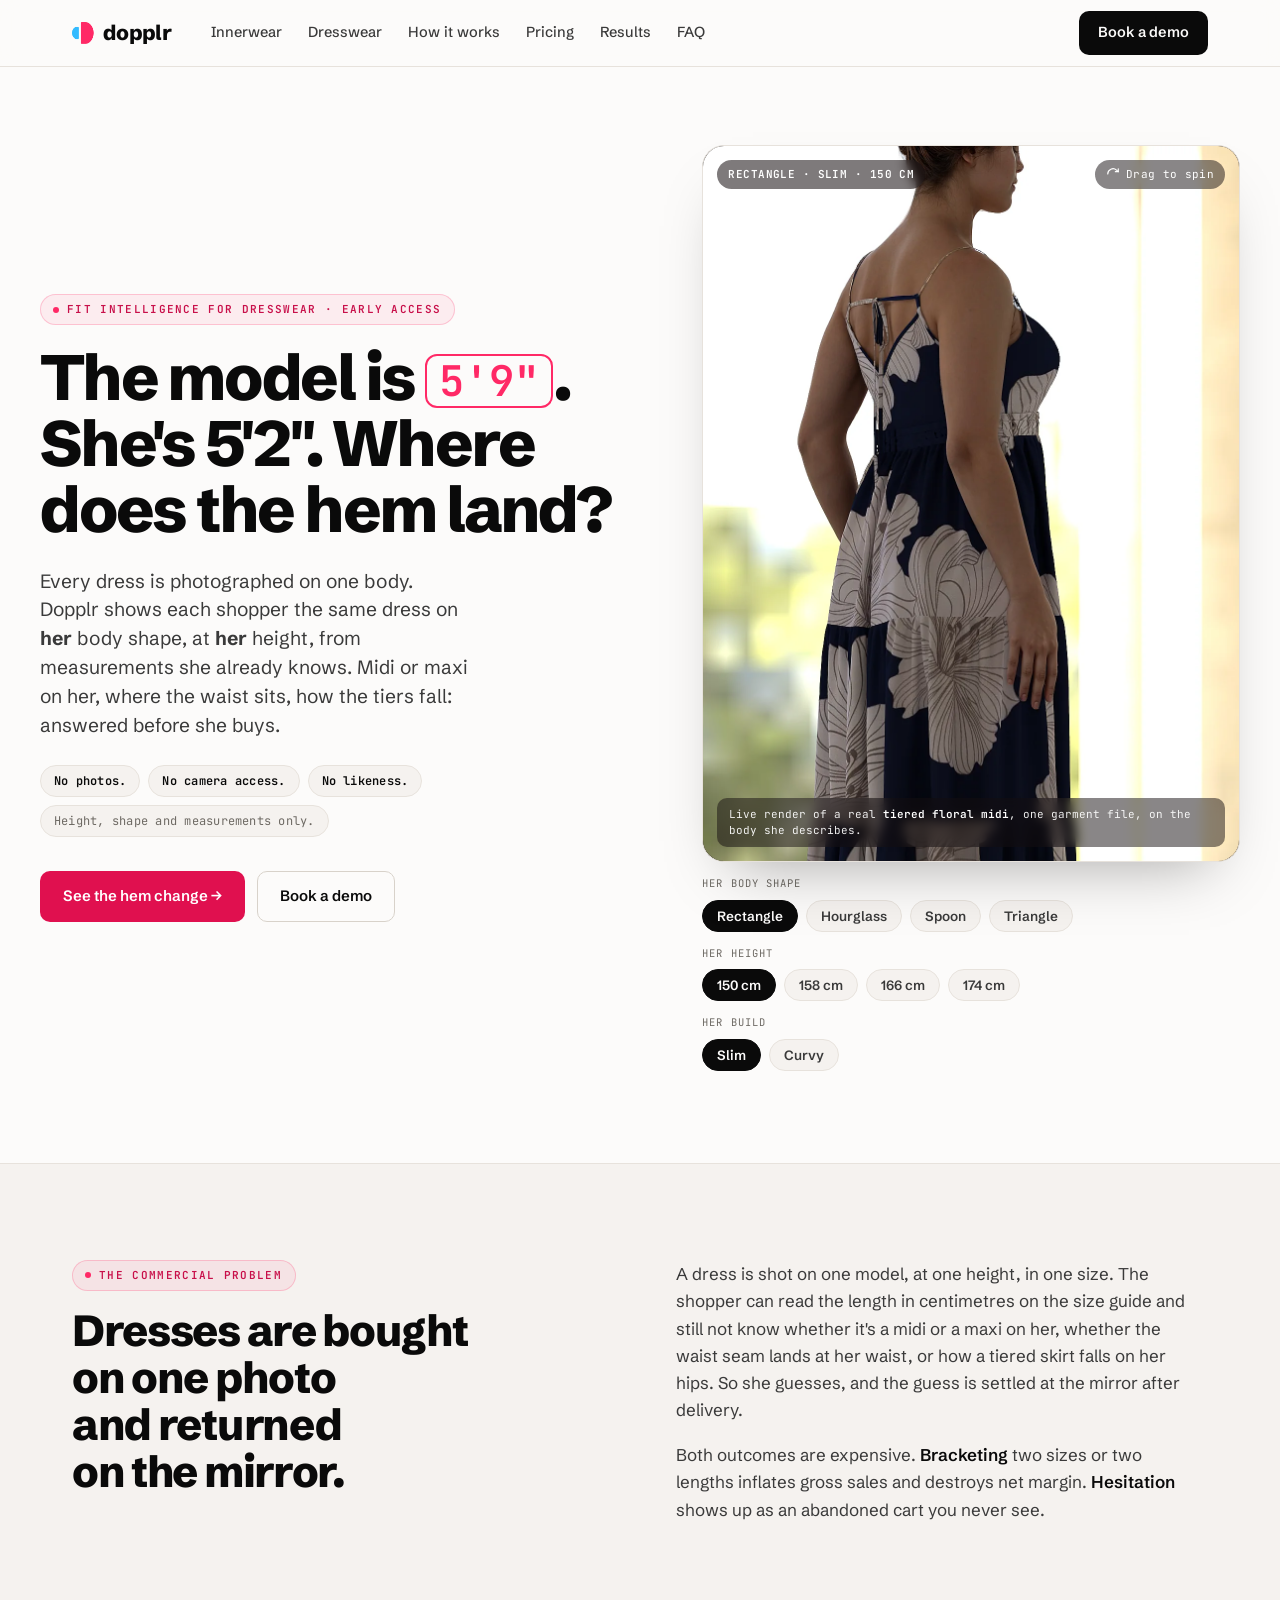
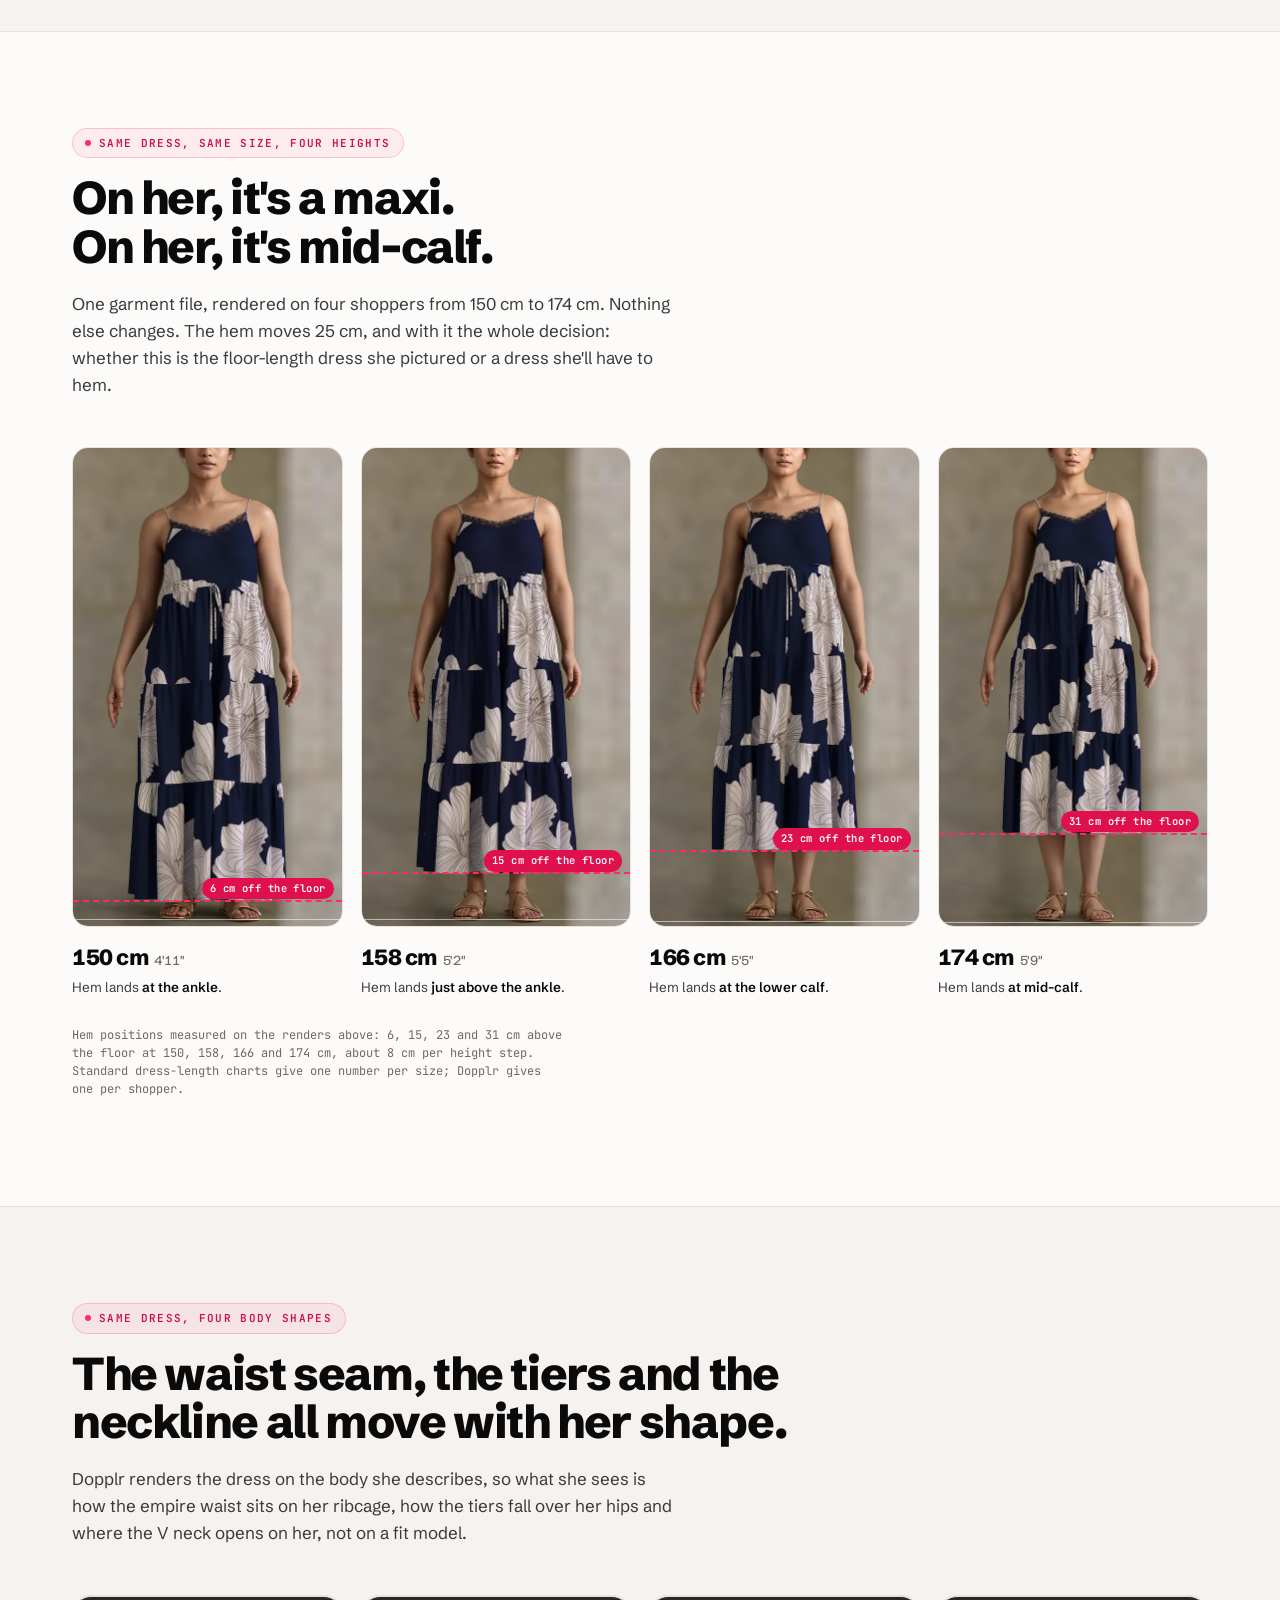
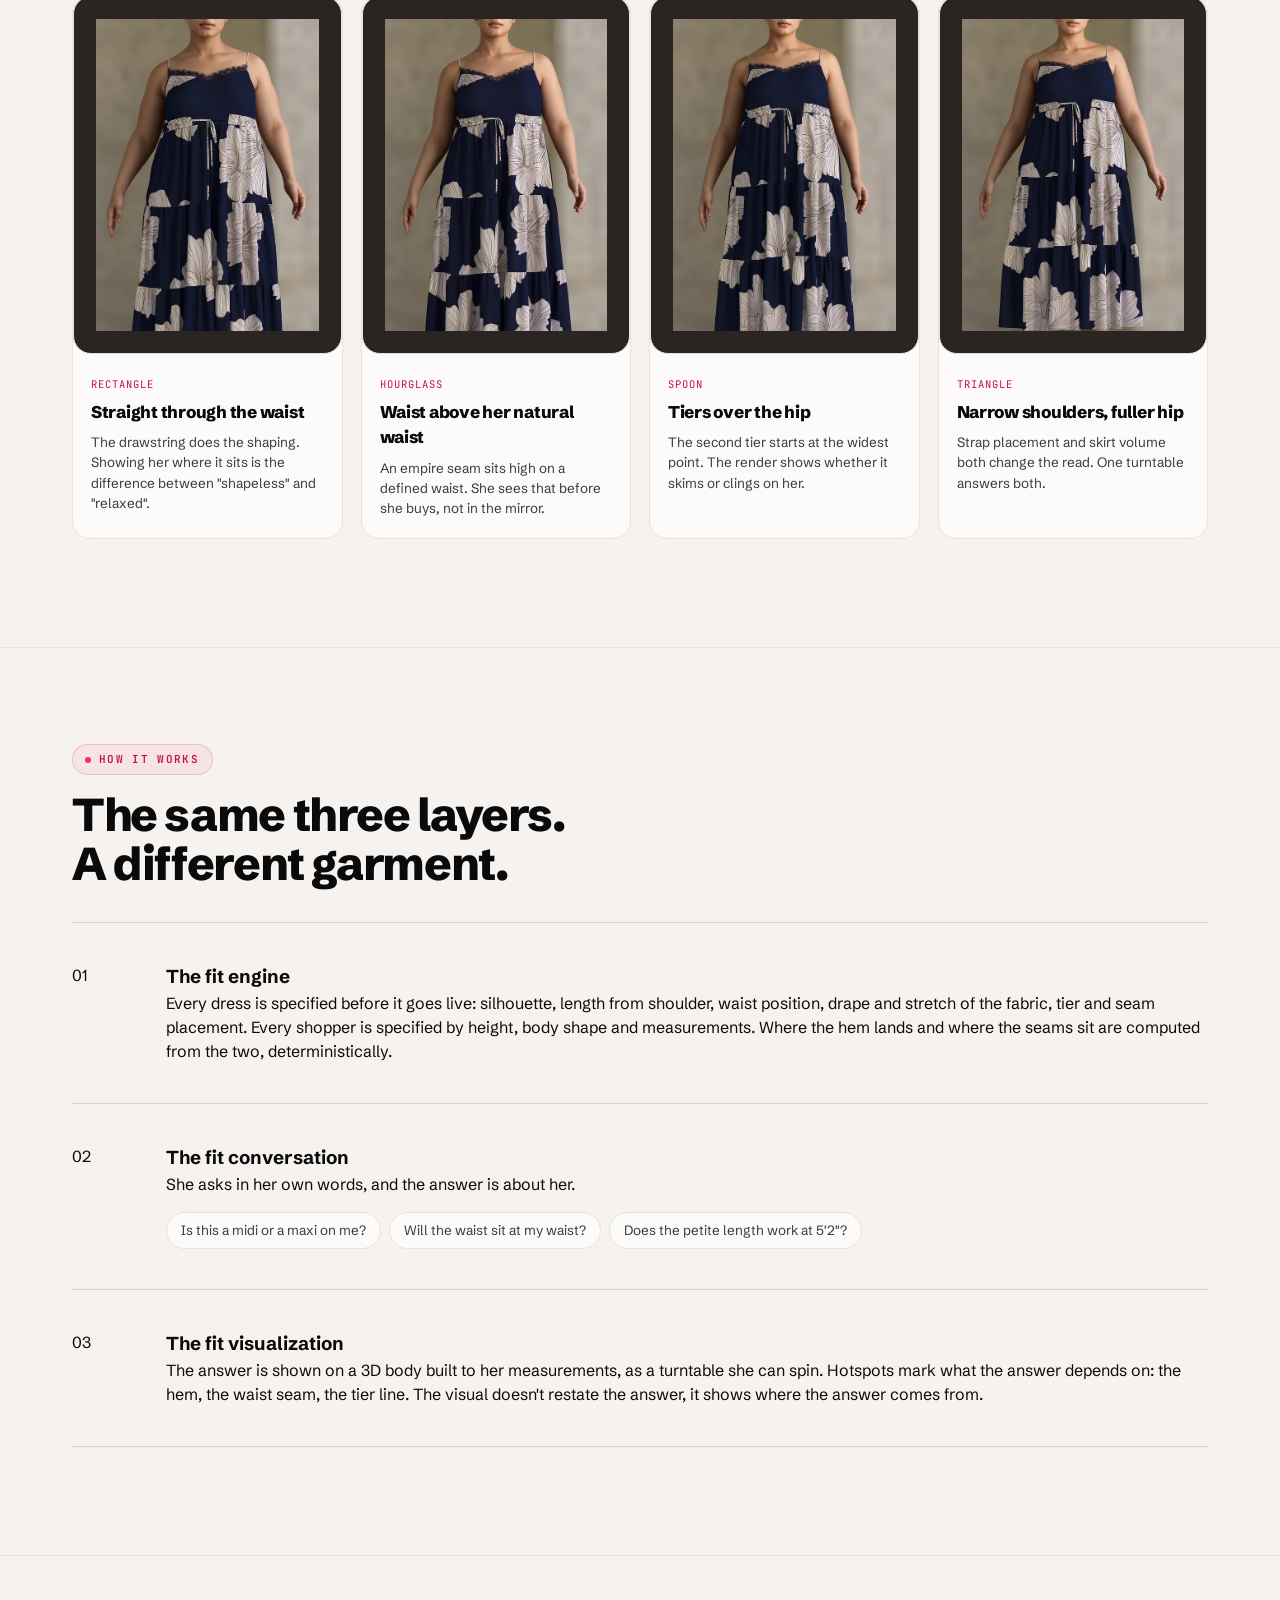
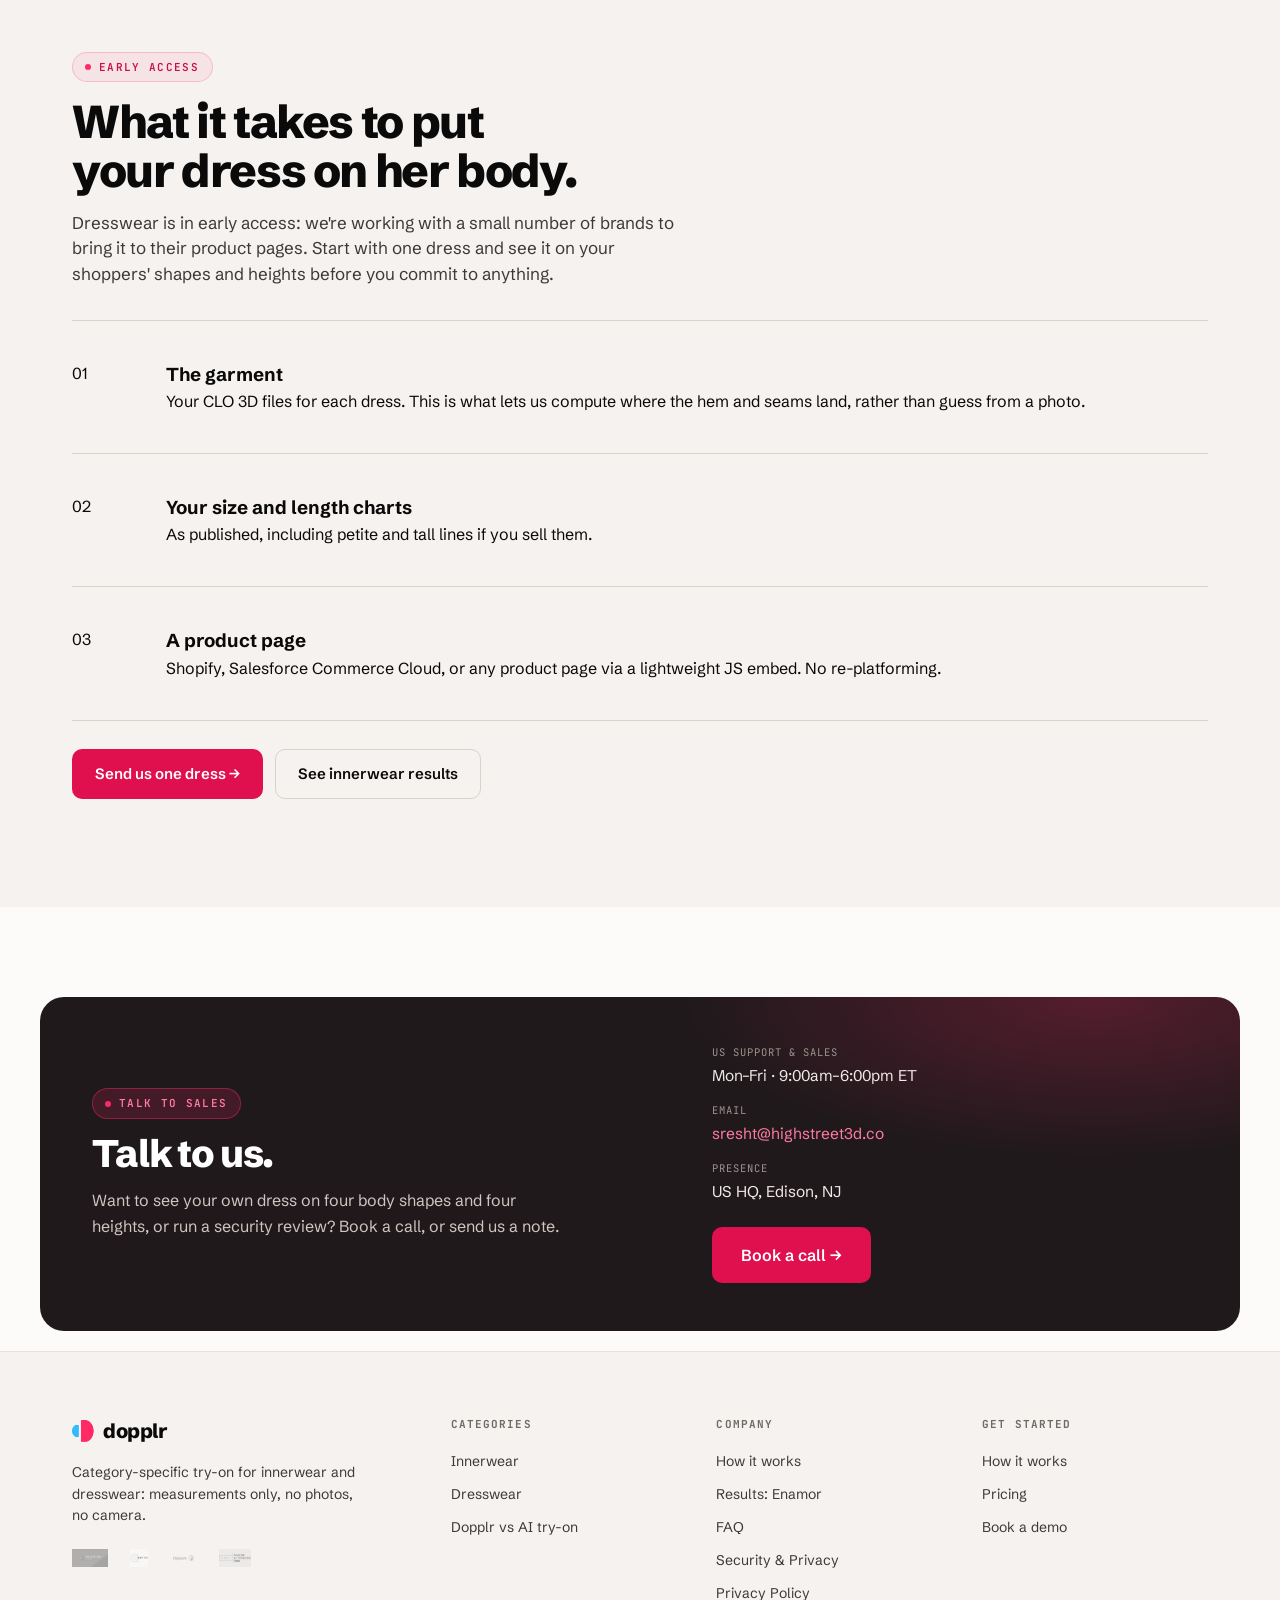
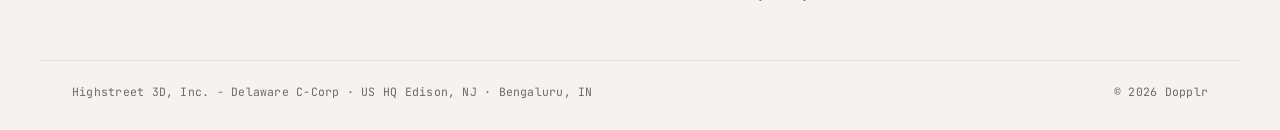
<file: dresswear.html>
<!DOCTYPE html>
<html lang="en">
<head>
<meta charset="UTF-8" />
<meta name="viewport" content="width=device-width, initial-scale=1.0" />
<title>Dopplr Dresswear - Try-on for dresses, by body shape and height</title>
<meta name="description" content="Dopplr for dresses: show every shopper how a dress sits on her body shape and where the hem lands at her height, from measurements only. No photos, no camera." />
<link rel="canonical" href="https://dopplr.info/dresswear" />
<meta property="og:type" content="website" />
<meta property="og:site_name" content="Dopplr" />
<meta property="og:title" content="Dopplr Dresswear - See where the hem lands on her" />
<meta property="og:description" content="The same dress on her body shape, at her height, from measurements only. No photos, no camera." />
<meta property="og:url" content="https://dopplr.info/dresswear" />
<script type="application/ld+json">
{"@context": "https://schema.org", "@type": "WebPage", "url": "https://dopplr.info/dresswear", "name": "Dopplr Dresswear", "isPartOf": {"@id": "https://dopplr.info/#website"}, "about": {"@id": "https://dopplr.info/#software"}}
</script>
<script type="application/ld+json">
{"@context": "https://schema.org", "@type": "BreadcrumbList", "itemListElement": [{"@type": "ListItem", "position": 1, "name": "Dopplr", "item": "https://dopplr.info/"}, {"@type": "ListItem", "position": 2, "name": "Dresswear", "item": "https://dopplr.info/dresswear"}]}
</script>
<link rel="icon" href="public/assets/logos/dopplr-mark.png" />
<link rel="preconnect" href="https://fonts.googleapis.com" />
<link rel="preconnect" href="https://fonts.gstatic.com" crossorigin />
<link href="https://fonts.googleapis.com/css2?family=Schibsted+Grotesk:wght@400;500;600;700;800&family=JetBrains+Mono:wght@500;600&display=swap" rel="stylesheet" />
<style>
  :root{
    --bg:#FCFBFA; --bg-alt:#F5F2EF; --ink:#0A0A0A; --ink-2:#3A3A3A; --muted:#6E6A64;
    --line:#E7E2DC; --line-2:#D8D2CA; --accent:#FF2966; --accent-deep:#E0104F; --accent-text:#C8104A; --accent-btn:#E0104F;
    --blush:#F3DED6; --blush-2:#E9C7BC; --char:#20191c;
    --sans:"Schibsted Grotesk",system-ui,-apple-system,sans-serif;
    --mono:"JetBrains Mono",ui-monospace,SFMono-Regular,Menlo,monospace;
    --wrap:1200px;
  }
  @media (prefers-color-scheme:dark){:root{
    --accent-text:#FF5C8A; --accent-btn:#E0104F;
    --bg:#131011; --bg-alt:#1b1618; --ink:#f4efec; --ink-2:#cdc5c0; --muted:#9c938d;
    --line:#2c2528; --line-2:#3a3236; --blush:#3a2a2c; --blush-2:#4a3236;
  }}
  *{box-sizing:border-box;margin:0;padding:0}
  html{scroll-behavior:smooth}
  body{font-family:var(--sans);background:var(--bg);color:var(--ink);line-height:1.5;-webkit-font-smoothing:antialiased}
  a{color:inherit;text-decoration:none}
  .wrap{max-width:var(--wrap);margin:0 auto;padding:0 32px}
  .mono{font-family:var(--mono)}

  /* ── header ─────────────────────────────────────────────── */
  header{position:sticky;top:0;z-index:50;background:color-mix(in srgb,var(--bg) 86%,transparent);backdrop-filter:blur(12px);-webkit-backdrop-filter:blur(12px);border-bottom:1px solid var(--line)}
  .nav{display:flex;align-items:center;gap:32px;height:66px}
  .brand{display:flex;align-items:center;gap:9px;font-weight:800;font-size:21px;letter-spacing:-0.03em}
  .brand img{width:22px;height:22px}
  .nav-links{display:flex;gap:26px;margin-left:8px}
  .nav-links a{font-size:14.5px;color:var(--ink-2);font-weight:500;transition:color .15s}
  .nav-links a:hover{color:var(--ink)}
  .nav-links a .caret{color:var(--muted);font-size:11px}
  .nav-cta{margin-left:auto;display:flex;align-items:center;gap:16px}
  .link-cta{font-size:14.5px;font-weight:600;color:var(--ink)}
  .link-cta:hover{color:var(--accent)}
  .nav-toggle{display:none;width:42px;height:42px;flex:none;align-items:center;justify-content:center;border:1px solid var(--line-2);border-radius:11px;background:var(--bg);color:var(--ink);cursor:pointer}
  .nav-toggle svg{width:21px;height:21px}
  .nav-links a.m-only{display:none}
  .btn{display:inline-flex;align-items:center;gap:8px;font-family:inherit;font-size:14.5px;font-weight:600;border-radius:10px;padding:10px 18px;cursor:pointer;border:1px solid transparent;transition:transform .05s,filter .15s,background .15s,border-color .15s}
  .btn:active{transform:translateY(1px)}
  .btn-primary{background:var(--ink);color:var(--bg)}
  .btn-primary:hover{filter:brightness(1.12)}
  .btn-ghost{background:transparent;color:var(--ink);border-color:var(--line-2)}
  .btn-ghost:hover{border-color:var(--ink);background:color-mix(in srgb,var(--ink) 4%,transparent)}

  /* ── hero ───────────────────────────────────────────────── */
  .hero{position:relative;overflow:hidden}
  .hero-grid{display:grid;grid-template-columns:1.06fr 0.94fr;gap:56px;align-items:center;padding:78px 0 92px;min-height:calc(100vh - 66px)}
  .eyebrow{display:inline-flex;align-items:center;gap:8px;font-family:var(--mono);font-size:11px;font-weight:600;letter-spacing:0.12em;text-transform:uppercase;color:var(--accent);background:rgba(255,41,102,.07);border:1px solid rgba(255,41,102,.22);border-radius:999px;padding:6px 13px 6px 12px}
  .eyebrow::before{content:"";width:6px;height:6px;border-radius:50%;background:var(--accent);flex:none}
  h1{font-size:clamp(38px,5vw,64px);font-weight:800;line-height:1.03;letter-spacing:-0.035em;margin:20px 0 0;text-wrap:balance}
  h1 .chip{display:inline-flex;align-items:center;gap:7px;font-family:var(--mono);font-size:0.66em;font-weight:600;letter-spacing:0;vertical-align:0.06em;
    border:2px solid var(--accent);color:var(--accent);border-radius:12px;padding:2px 12px;line-height:1.1;white-space:nowrap;position:relative;top:-0.04em}
  .subhead{font-size:clamp(17px,1.5vw,20px);color:var(--ink-2);max-width:36ch;margin-top:24px;line-height:1.5}
  .support{display:flex;flex-wrap:wrap;gap:8px;margin-top:26px}
  .support span{font-family:var(--mono);font-size:12px;letter-spacing:0.02em;color:var(--muted);background:var(--bg-alt);border:1px solid var(--line);border-radius:999px;padding:6px 13px}
  .support span b{color:var(--ink);font-weight:600}
  .outcomes{display:flex;align-items:center;flex-wrap:wrap;gap:10px;margin-top:22px}
  .outcomes .oc-label{font-family:var(--mono);font-size:11px;font-weight:600;letter-spacing:0.1em;text-transform:uppercase;color:var(--muted)}
  .oc{display:inline-flex;align-items:center;gap:9px;font-size:14.5px;font-weight:600;color:var(--ink);background:rgba(255,41,102,.07);border:1px solid rgba(255,41,102,.24);border-radius:12px;padding:9px 15px 9px 10px}
  .oc .ic{display:inline-flex;align-items:center;justify-content:center;width:25px;height:25px;border-radius:7px;background:var(--accent);color:#fff;flex:none}
  .oc .ic svg{width:14px;height:14px}
  .cta-row{display:flex;flex-wrap:wrap;gap:12px;margin-top:34px}
  .cta-row .btn{padding:13px 22px;font-size:15px}
  .btn-accent{background:var(--accent);color:#fff}
  .btn-accent:hover{background:var(--accent-deep)}
  .scrollcue{position:absolute;left:32px;bottom:26px;font-family:var(--mono);font-size:11px;letter-spacing:0.1em;text-transform:uppercase;color:var(--muted);display:flex;align-items:center;gap:9px}
  .scrollcue .bar{width:26px;height:1px;background:var(--line-2);position:relative;overflow:hidden}
  .scrollcue .bar::after{content:"";position:absolute;inset:0;width:40%;background:var(--accent);animation:cue 2.4s ease-in-out infinite}
  @keyframes cue{0%{transform:translateX(-120%)}60%,100%{transform:translateX(320%)}}

  /* hero visual — placeholder that teases the live demo (Section 2) */
  .stage{position:relative;aspect-ratio:5/6;border-radius:22px;overflow:hidden;border:1px solid var(--line);
    background:
      radial-gradient(120% 90% at 50% 8%, var(--blush) 0%, var(--blush-2) 42%, var(--char) 128%);
    box-shadow:0 30px 80px -40px rgba(40,20,25,.5)}
  .stage .body{position:absolute;inset:0;
    background:radial-gradient(46% 40% at 50% 44%, rgba(255,255,255,.20), transparent 70%)}
  .stage .grain{position:absolute;inset:0;opacity:.5;mix-blend-mode:soft-light;
    background-image:radial-gradient(rgba(255,255,255,.5) .5px,transparent .5px);background-size:4px 4px}
  .size-tag{position:absolute;left:18px;top:18px;background:var(--bg);color:var(--ink);border-radius:12px;padding:8px 13px;box-shadow:0 6px 20px -8px rgba(0,0,0,.35)}
  .size-tag .k{font-family:var(--mono);font-size:9.5px;letter-spacing:0.12em;text-transform:uppercase;color:var(--muted);display:block}
  .size-tag .v{font-size:19px;font-weight:800;letter-spacing:-0.02em}
  /* pulsing hotspots — previews the demo's cup / band / strap markers */
  .hot{position:absolute;width:14px;height:14px;border-radius:50%;background:#fff;box-shadow:0 0 0 2px var(--accent);cursor:default}
  .hot::after{content:"";position:absolute;inset:-8px;border-radius:50%;border:1.5px solid var(--accent);animation:pulse 2.6s ease-out infinite}
  .hot .lab{position:absolute;left:22px;top:50%;transform:translateY(-50%);white-space:nowrap;font-family:var(--mono);font-size:10.5px;letter-spacing:0.04em;text-transform:uppercase;color:#fff;background:rgba(20,14,16,.62);border-radius:999px;padding:4px 10px;backdrop-filter:blur(4px);opacity:0;transition:opacity .2s}
  .stage:hover .hot .lab{opacity:1}
  /* hotspots are accurate only on the resting view; fade them once it spins */
  #tt .hot{transition:opacity .3s}
  #tt.spun .hot{opacity:0;pointer-events:none}
  .hot.h1{left:41%;top:44%} .hot.h1::after{animation-delay:0s}
  .hot.h2{left:37%;top:62%} .hot.h2::after{animation-delay:.5s}
  .hot.h3{left:56%;top:31%} .hot.h3::after{animation-delay:1s}
  @keyframes pulse{0%{transform:scale(.7);opacity:.9}100%{transform:scale(2.1);opacity:0}}
  .stage .caption{position:absolute;left:16px;right:16px;bottom:14px;font-family:var(--mono);font-size:11px;color:rgba(255,255,255,.9);background:rgba(20,14,16,.5);backdrop-filter:blur(6px);border-radius:10px;padding:9px 12px;line-height:1.4;z-index:4}
  .stage .caption b{color:#fff;font-weight:600}
  /* turntable image: cover-fill the portrait stage, framed on the bust */
  .tt-img{position:absolute;inset:0;width:100%;height:100%;object-fit:cover;object-position:center 26%;
    transform:scale(1.12);transform-origin:center 22%;user-select:none;-webkit-user-drag:none;pointer-events:none;
    opacity:0;transition:opacity .4s}
  .tt-img.ready{opacity:1}
  /* intro: reversed MI10 gesture clip, played once, then it hands off to the turntable */
  .tt-intro{position:absolute;inset:0;width:100%;height:100%;object-fit:cover;object-position:center 26%;
    transform:scale(1.12);transform-origin:center 22%;z-index:3;pointer-events:none;transition:opacity .55s ease}
  .tt-intro.gone{opacity:0}
  #tt{cursor:grab;touch-action:pan-y}
  #tt.grabbing{cursor:grabbing}
  .tt-load{position:absolute;inset:0;display:flex;align-items:center;justify-content:center;z-index:2}
  .tt-load span{width:30px;height:30px;border-radius:50%;border:2.5px solid rgba(255,255,255,.35);border-top-color:#fff;animation:spin 1s linear infinite}
  .tt-load.done{display:none}
  @keyframes spin{to{transform:rotate(360deg)}}
  .tt-cue{position:absolute;left:16px;top:16px;z-index:4;display:inline-flex;align-items:center;gap:7px;
    font-family:var(--mono);font-size:11px;letter-spacing:.03em;color:#fff;background:rgba(20,14,16,.5);
    backdrop-filter:blur(6px);border-radius:999px;padding:6px 12px;transition:opacity .3s}
  .tt-cue.hide{opacity:0}

  /* ── entrance animation ─────────────────────────────────── */
  .reveal{transform:translateY(14px);animation:rise .7s cubic-bezier(.2,.65,.3,1) forwards}
  .d1{animation-delay:.05s}.d2{animation-delay:.15s}.d3{animation-delay:.25s}.d4{animation-delay:.35s}.d5{animation-delay:.45s}
  .stage.reveal{transform:translateY(20px) scale(.99);animation:riseStage .9s cubic-bezier(.2,.65,.3,1) .2s forwards}
  @keyframes rise{to{transform:none}}
  @keyframes riseStage{to{opacity:1;transform:none}}

  /* ── section 2 · live demo ──────────────────────────────── */
  .demo{padding:96px 0 108px;border-top:1px solid var(--line);background:var(--bg-alt)}
  .demo-grid{display:grid;grid-template-columns:1fr auto;gap:64px;align-items:center}
  .demo-copy{max-width:480px}
  .demo-copy h2{font-size:clamp(30px,3.4vw,46px);font-weight:800;letter-spacing:-0.03em;line-height:1.05;margin:16px 0 0;text-wrap:balance}
  .demo-copy p{font-size:17px;color:var(--ink-2);margin-top:18px;max-width:48ch}
  .switcher{display:flex;flex-direction:column;align-items:stretch;gap:6px;background:var(--bg);border:1px solid var(--line);border-radius:18px;padding:8px;width:236px;box-shadow:0 1px 2px rgba(40,20,25,.04)}
  .switch-opt{display:flex;align-items:baseline;gap:7px;text-align:left;font-family:var(--sans);font-size:15px;font-weight:600;color:var(--ink-2);background:transparent;border:0;border-radius:12px;padding:12px 15px;cursor:pointer;white-space:nowrap;transition:background .18s,color .18s}
  .switch-opt span{color:var(--muted);font-weight:500;font-size:13px}
  .switch-opt:hover{color:var(--ink);background:var(--bg-alt)}
  .switch-opt.is-active{background:var(--ink);color:var(--bg)}
  .switch-opt.is-active:hover{background:var(--ink)}
  .switch-opt.is-active span{color:rgba(255,255,255,.7)}
  .demo-phone-col{display:flex;align-items:center;justify-content:flex-end;gap:32px}
  .phone{position:relative;width:330px;flex:none}
  .screen{position:relative;aspect-ratio:360/740;border-radius:34px;overflow:hidden;background:#000;
    border:9px solid #14100f;box-shadow:0 34px 70px -34px rgba(30,15,20,.55),0 2px 0 rgba(255,255,255,.04) inset}
  .screen::before{content:"";position:absolute;top:9px;left:50%;transform:translateX(-50%);width:38%;height:20px;background:#14100f;border-radius:0 0 14px 14px;z-index:3;pointer-events:none}
  .screen iframe{position:absolute;inset:0;width:100%;height:100%;border:0;background:#fff}
  .poster{position:absolute;inset:0;display:flex;flex-direction:column;align-items:center;justify-content:center;gap:20px;
    background:radial-gradient(120% 80% at 50% 0%, var(--blush) 0%, var(--blush-2) 45%, var(--char) 120%);cursor:pointer}
  .poster-name{font-family:var(--mono);font-size:13px;letter-spacing:0.22em;color:rgba(255,255,255,.85);text-transform:uppercase}
  .launch{display:inline-flex;align-items:center;gap:9px;font-family:inherit;font-size:14px;font-weight:600;color:#20191c;background:#fff;border:0;border-radius:999px;padding:12px 20px;cursor:pointer;box-shadow:0 10px 30px -10px rgba(0,0,0,.45);transition:transform .1s,filter .15s}
  .launch:hover{filter:brightness(1.04)} .launch:active{transform:translateY(1px)}
  .phone.loading .poster{pointer-events:none}
  .phone.loading .launch{opacity:0}
  .phone .spin{position:absolute;inset:0;display:none;align-items:center;justify-content:center;z-index:2}
  .phone.loading .spin{display:flex}
  .phone .spin i{width:26px;height:26px;border-radius:50%;border:2.5px solid rgba(255,255,255,.35);border-top-color:#fff;animation:spin 1s linear infinite}
  .demo-note{font-family:var(--mono);font-size:12px;color:var(--muted);margin-top:26px}
  .demo-note b{color:var(--ink)}
  /* product walkthrough video */
  .demo-head{max-width:680px;margin:0 auto;text-align:center}
  .demo-head h2{font-size:clamp(30px,3.4vw,46px);font-weight:800;letter-spacing:-0.03em;line-height:1.05;margin:16px 0 0;text-wrap:balance}
  .demo-head p{font-size:17px;color:var(--ink-2);margin:18px auto 0;max-width:62ch}
  .demo-video{margin:44px auto 0;max-width:1000px}
  .demo-video video{display:block;width:100%;aspect-ratio:16/9;border-radius:20px;border:1px solid var(--line);background:#000;box-shadow:0 30px 70px -34px rgba(30,15,20,.5)}
  .demo-video figcaption{font-family:var(--mono);font-size:12px;color:var(--muted);margin-top:16px;text-align:center}
  .demo-video figcaption b{color:var(--ink)}

  /* ── section 3 · trusted by ─────────────────────────────── */
  .trust{padding:60px 0 64px;border-top:1px solid var(--line)}
  .trust-inner{display:flex;flex-direction:column;align-items:center;text-align:center;gap:30px}
  .trust .eyebrow{margin:0}
  .creds{display:flex;flex-wrap:wrap;align-items:center;justify-content:center;gap:26px 52px}
  .cred-group{display:flex;flex-direction:column;align-items:center;gap:20px}
  .cred-label{font-family:var(--mono);font-size:11px;font-weight:600;letter-spacing:.12em;text-transform:uppercase;color:var(--muted)}
  .cred-label--accent{color:var(--accent)}
  .cred-div{width:1px;height:84px;background:var(--line);flex:none}
  .logos{display:flex;flex-wrap:wrap;align-items:center;justify-content:center;gap:20px 44px}
  .logos img{height:46px;width:auto;object-fit:contain;filter:none;opacity:1}
  .logos img.logo-enamor{height:37px}
  .backed-logos{display:flex;align-items:center;gap:34px;flex-wrap:wrap;justify-content:center}
  .backed-logos img{height:66px;width:auto;object-fit:contain;filter:none;opacity:1}
  @media(max-width:640px){.cred-div{display:none}}

  /* ── section 4 · the commercial problem ─────────────────── */
  .problem{padding:96px 0 108px;border-top:1px solid var(--line);background:var(--bg-alt)}
  .problem-grid{display:grid;grid-template-columns:1fr 1fr;gap:56px 72px;align-items:start}
  .problem-head h2{font-size:clamp(30px,3.4vw,44px);font-weight:800;letter-spacing:-0.03em;line-height:1.08;margin:16px 0 0;max-width:15ch;text-wrap:balance}
  .problem-body p{font-size:17px;line-height:1.6;color:var(--ink-2);margin:0 0 18px;max-width:52ch}
  .problem-body p:last-child{margin-bottom:0}
  .problem-body b{color:var(--ink);font-weight:600}
  .stats{grid-column:1/-1;display:grid;grid-template-columns:repeat(2,minmax(0,1fr));gap:20px;margin-top:24px}
  .stat{background:var(--bg);border:1px solid var(--line);border-radius:16px;padding:28px 30px}
  .stat-n{display:block;font-size:clamp(40px,4.6vw,56px);font-weight:800;letter-spacing:-0.03em;line-height:1;color:var(--accent)}
  .stat-l{display:block;margin-top:14px;font-size:15px;line-height:1.45;color:var(--ink-2);max-width:34ch}
  .stat-src{display:block;margin-top:12px;font-family:var(--mono);font-size:10.5px;letter-spacing:.03em;color:var(--muted)}

  /* ── section 5 · the wedge ──────────────────────────────── */
  .wedge{padding:96px 0 108px;border-top:1px solid var(--line)}
  .wedge-head{max-width:730px}
  .wedge-head h2{font-size:clamp(30px,3.6vw,46px);font-weight:800;letter-spacing:-0.03em;line-height:1.06;margin:16px 0 0;text-wrap:balance}
  .wedge-head p{font-size:18px;line-height:1.6;color:var(--ink-2);margin-top:20px;max-width:60ch}
  .wedge-head em{font-style:italic;color:var(--ink)}
  .wedge-points{display:grid;grid-template-columns:repeat(3,minmax(0,1fr));gap:22px;margin-top:52px}
  .wpoint{border:1px solid var(--line);border-radius:16px;padding:28px 26px;background:var(--bg-alt)}
  .wpoint h3{font-size:19px;font-weight:700;letter-spacing:-0.015em;line-height:1.25;margin:0}
  .wpoint p{font-size:14.5px;line-height:1.52;color:var(--ink-2);margin:12px 0 0}
  .wpoint p b{color:var(--ink);font-weight:600}
  .wedge-punch{margin-top:22px;background:var(--char);color:#F5F2EF;border-radius:18px;padding:36px 42px}
  .wedge-punch p{font-size:clamp(20px,2.3vw,27px);font-weight:600;line-height:1.32;letter-spacing:-0.02em;margin:0;max-width:34ch;text-wrap:balance}
  .wedge-punch b{color:var(--accent);font-weight:600}

  /* ── section 6 · how it works ───────────────────────────── */
  .how{padding:96px 0 108px;border-top:1px solid var(--line);background:var(--bg-alt)}
  .how-head{max-width:640px}
  .how-head h2{font-size:clamp(30px,3.6vw,46px);font-weight:800;letter-spacing:-0.03em;line-height:1.06;margin:16px 0 0;text-wrap:balance}
  .layers{margin-top:34px}
  .layer{display:grid;grid-template-columns:64px 1fr;gap:30px;padding:40px 0;border-top:1px solid var(--line-2)}
  .layer:last-child{border-bottom:1px solid var(--line-2)}
  .layer-n{font-size:34px;font-weight:800;letter-spacing:-0.03em;line-height:.9;color:var(--accent);font-variant-numeric:tabular-nums}
  .layer-body h3{font-size:24px;font-weight:800;letter-spacing:-0.02em;margin:0}
  .layer-body p{font-size:16.5px;line-height:1.6;color:var(--ink-2);margin:14px 0 0;max-width:64ch}
  .layer-body b{color:var(--ink);font-weight:600}
  .qchips{display:flex;flex-wrap:wrap;gap:8px;margin-top:16px}
  .qchip{font-family:var(--sans);font-size:13.5px;color:var(--ink-2);background:var(--bg);border:1px solid var(--line);border-radius:999px;padding:7px 14px}
  .layer-key{margin-top:18px;padding:18px 22px;background:var(--bg);border:1px solid var(--line);border-left:3px solid var(--accent);border-radius:12px;font-size:16px;line-height:1.55;color:var(--ink-2);max-width:62ch}
  .layer-key b{color:var(--ink);font-weight:700}

  /* ── section · product-specific answers (bra types) ─────── */
  .bratypes{padding:96px 0 104px;border-top:1px solid var(--line)}
  .bt-head{max-width:660px}
  .bt-head h2{font-size:clamp(30px,3.6vw,46px);font-weight:800;letter-spacing:-0.03em;line-height:1.06;margin:16px 0 0;text-wrap:balance}
  .bt-head p{font-size:17px;line-height:1.6;color:var(--ink-2);margin-top:18px;max-width:60ch}
  .bt-grid{display:grid;grid-template-columns:repeat(3,1fr);gap:20px;margin-top:48px}
  .bt-card{background:var(--bg-alt);border:1px solid var(--line);border-radius:18px;padding:26px;display:flex;flex-direction:column}
  .bt-ic{width:40px;height:40px;border-radius:11px;background:var(--bg);border:1px solid var(--line);display:flex;align-items:center;justify-content:center;color:var(--accent)}
  .bt-kind{font-family:var(--mono);font-size:11px;letter-spacing:.1em;text-transform:uppercase;color:var(--accent);margin-top:16px}
  .bt-card h3{font-size:19px;font-weight:800;letter-spacing:-0.02em;margin:5px 0 0}
  .bt-impact{font-size:14.5px;line-height:1.55;color:var(--ink-2);margin:10px 0 0}
  .bt-impact b{color:var(--ink);font-weight:600}
  .bt-lbl{display:block;font-family:var(--mono);font-size:10px;letter-spacing:.09em;text-transform:uppercase;color:var(--muted);margin:20px 0 11px;padding-top:18px;border-top:1px solid var(--line-2)}
  .bt-chips{display:flex;flex-direction:column;gap:8px}
  .bt-chips .q{font-size:13.5px;line-height:1.4;color:var(--ink);background:var(--bg);border:1px solid var(--line);border-radius:12px;border-bottom-left-radius:3px;padding:9px 12px}
  .bt-watch{margin-top:22px;align-self:flex-start;display:inline-flex;align-items:center;gap:9px;padding:9px 16px 9px 12px;font-family:inherit;font-size:14px;font-weight:600;color:var(--accent);background:transparent;border:1px solid rgba(255,41,102,.32);border-radius:999px;cursor:pointer;transition:background .18s,border-color .18s,transform .18s}
  .bt-watch:hover{background:rgba(255,41,102,.08);border-color:var(--accent);transform:translateY(-1px)}
  .bt-watch svg{flex:none}
  /* video lightbox */
  .yt-modal{position:fixed;inset:0;z-index:60;display:flex;align-items:center;justify-content:center;padding:24px}
  .yt-modal[hidden]{display:none}
  .yt-backdrop{position:absolute;inset:0;background:rgba(10,8,9,.74);backdrop-filter:blur(4px)}
  .yt-dialog{position:relative;width:min(960px,100%)}
  .yt-frame{position:relative;width:100%;aspect-ratio:16/9;max-height:82vh;background:#000;border-radius:16px;overflow:hidden;box-shadow:0 40px 90px -30px rgba(0,0,0,.7)}
  .yt-frame iframe{position:absolute;inset:0;width:100%;height:100%;border:0}
  .yt-close{position:absolute;top:-46px;right:0;width:38px;height:38px;border-radius:50%;border:0;background:rgba(255,255,255,.16);color:#fff;font-size:22px;line-height:1;cursor:pointer;display:flex;align-items:center;justify-content:center;transition:background .18s}
  .yt-close:hover{background:rgba(255,255,255,.28)}

  /* ── section 8 · results ────────────────────────────────── */
  .results{padding:96px 0 108px;border-top:1px solid var(--line);background:var(--bg-alt)}
  .results-head{max-width:660px}
  .results-head h2{font-size:clamp(30px,3.6vw,46px);font-weight:800;letter-spacing:-0.03em;line-height:1.06;margin:16px 0 0;text-wrap:balance}
  .results-head p{font-size:17px;line-height:1.6;color:var(--ink-2);margin-top:18px;max-width:56ch}
  .rgrid{display:grid;grid-template-columns:repeat(3,1fr);gap:20px;margin-top:46px}
  .rcard{background:var(--bg);border:1px solid var(--line);border-radius:18px;padding:30px 30px 28px}
  .rcard .n{display:block;font-size:clamp(42px,5vw,58px);font-weight:800;letter-spacing:-0.03em;color:var(--accent);line-height:1;font-variant-numeric:tabular-nums}
  .rcard .l{display:block;font-weight:700;font-size:16px;letter-spacing:-0.01em;margin-top:14px}
  .rcard .d{display:block;font-size:13.5px;color:var(--ink-2);margin-top:8px;line-height:1.5}
  .rcard .tag{display:inline-block;margin-top:14px;font-family:var(--mono);font-size:10px;letter-spacing:.08em;text-transform:uppercase;color:var(--muted);border:1px solid var(--line-2);border-radius:999px;padding:3px 9px}
  .attrib{margin-top:22px;font-family:var(--mono);font-size:12px;line-height:1.6;color:var(--muted);max-width:76ch}
  .attrib b{color:var(--ink)}
  .cases{display:grid;grid-template-columns:1fr 1fr;gap:20px;margin-top:34px}
  .case{display:flex;flex-direction:column;background:var(--bg);border:1px solid var(--line);border-radius:18px;padding:26px 28px;text-decoration:none;color:inherit;transition:border-color .2s,transform .2s,box-shadow .2s}
  .case:hover{border-color:var(--ink);transform:translateY(-3px);box-shadow:0 20px 44px -28px rgba(30,15,20,.42)}
  .case-logo{height:26px;width:auto;object-fit:contain;object-position:left;display:block;margin-bottom:16px}
  .case .ck{font-family:var(--mono);font-size:11px;letter-spacing:.1em;text-transform:uppercase;color:var(--accent)}
  .case h3{font-size:21px;font-weight:800;letter-spacing:-0.02em;margin:12px 0 0}
  .case p{font-size:14.5px;color:var(--ink-2);margin-top:9px;line-height:1.5}
  .case .arrow{font-weight:600;font-size:14px;margin-top:20px;display:inline-flex;gap:7px;align-items:center;color:var(--ink)}
  .case .arrow svg{transition:transform .2s}
  .case:hover .arrow svg{transform:translateX(4px)}

  /* ── section 9 · fit intelligence ───────────────────────── */
  .fi{padding:96px 0 108px;border-top:1px solid var(--line)}
  .fi-grid{display:grid;grid-template-columns:1fr 1fr;gap:64px;align-items:center}
  .fi-copy{max-width:520px}
  .fi-copy h2{font-size:clamp(28px,3.2vw,42px);font-weight:800;letter-spacing:-0.03em;line-height:1.1;margin:16px 0 0;text-wrap:balance}
  .fi-copy p{font-size:16.5px;line-height:1.6;color:var(--ink-2);margin-top:18px;max-width:52ch}
  .fi-copy p b{color:var(--ink);font-weight:600}
  .fi-tags{display:flex;flex-wrap:wrap;gap:8px;margin-top:24px}
  .fi-tag{font-family:var(--mono);font-size:11.5px;color:var(--ink-2);background:var(--bg-alt);border:1px solid var(--line);border-radius:999px;padding:7px 13px}
  .fi-panel{background:var(--char);color:#F5F2EF;border-radius:22px;padding:26px 28px 24px;box-shadow:0 40px 80px -40px rgba(30,15,20,.6)}
  .fi-phead{display:flex;align-items:center;justify-content:space-between;padding-bottom:16px;border-bottom:1px solid rgba(255,255,255,.1)}
  .fi-phead .t{font-family:var(--mono);font-size:11px;letter-spacing:.12em;text-transform:uppercase;color:#cabfba;display:flex;align-items:center;gap:8px}
  .fi-phead .t::before{content:"";width:7px;height:7px;border-radius:50%;background:var(--accent);box-shadow:0 0 10px var(--accent)}
  .fi-phead .s{font-family:var(--mono);font-size:10.5px;color:#8b807b}
  .fi-row{padding:17px 0;border-bottom:1px solid rgba(255,255,255,.08)}
  .fi-row:last-of-type{border-bottom:0}
  .fi-row .rl{font-family:var(--mono);font-size:10.5px;letter-spacing:.06em;text-transform:uppercase;color:#8b807b;margin-bottom:10px}
  .bars{display:flex;flex-direction:column;gap:8px}
  .bar{display:flex;align-items:center;gap:11px}
  .bar .bk{font-family:var(--mono);font-size:12px;font-weight:600;width:36px;color:#e8e0db}
  .bar .bt{flex:1;height:8px;background:rgba(255,255,255,.09);border-radius:999px;overflow:hidden}
  .bar .bf{display:block;height:100%;background:linear-gradient(90deg,var(--accent),#ff6f9c);border-radius:999px}
  .fi-val{font-size:16px;font-weight:700;letter-spacing:-0.01em}
  .fi-val .hl{color:#ff6f9c}
  .fi-sub{font-size:12.5px;color:#a99f9a;margin-top:5px;line-height:1.45}
  .fi-quote{font-size:15px;font-style:italic;color:#e8e0db}
  .fi-foot{margin-top:15px;font-family:var(--mono);font-size:10px;letter-spacing:.04em;color:#807570}

  /* ── section 10 · enterprise readiness ──────────────────── */
  .ent{padding:96px 0 108px;border-top:1px solid var(--line);background:var(--bg-alt)}
  .ent-head{max-width:640px}
  .ent-head h2{font-size:clamp(30px,3.6vw,46px);font-weight:800;letter-spacing:-0.03em;line-height:1.06;margin:16px 0 0;text-wrap:balance}
  .ent-head p{font-size:17px;line-height:1.6;color:var(--ink-2);margin-top:18px;max-width:56ch}
  .ent-grid{display:grid;grid-template-columns:repeat(4,1fr);gap:24px;margin-top:48px}
  .ent-col{border-top:2px solid var(--ink);padding-top:22px}
  .ent-ic{width:38px;height:38px;border-radius:11px;display:flex;align-items:center;justify-content:center;background:var(--bg);border:1px solid var(--line);color:var(--accent)}
  .ent-col h3{font-size:17px;font-weight:700;letter-spacing:-0.01em;margin:16px 0 0}
  .ent-col p{font-size:14px;line-height:1.55;color:var(--ink-2);margin-top:10px}
  .ent-col .meta{display:block;font-family:var(--mono);font-size:11px;color:var(--muted);margin-top:12px;letter-spacing:.02em}
  .ent-col .lk{display:inline-flex;align-items:center;gap:6px;font-size:13px;font-weight:600;color:var(--ink);margin-top:12px;text-decoration:none}
  .ent-col .lk svg{transition:transform .2s}
  .ent-col .lk:hover{color:var(--accent)}
  .ent-col .lk:hover svg{transform:translateX(3px)}
  .shopify-app{display:flex;align-items:center;gap:20px;margin-top:34px;padding:20px 26px;background:var(--bg);border:1px solid var(--line);border-radius:16px;text-decoration:none;color:inherit;transition:border-color .2s,transform .2s,box-shadow .2s}
  .shopify-app .sicon{width:44px;height:44px;border-radius:11px;background:#F1F8EA;display:flex;align-items:center;justify-content:center;flex:none}
  .shopify-app .sicon img{width:26px;height:26px}
  .shopify-app .txt{flex:1;min-width:0}
  .shopify-app .txt b{display:block;font-size:16px;font-weight:700;letter-spacing:-0.01em}
  .shopify-app .txt span{display:block;font-size:13.5px;color:var(--ink-2);margin-top:3px}
  .shopify-app .go{flex:none;font-weight:600;font-size:14px;color:#4b7d29;display:inline-flex;gap:7px;align-items:center}
  .shopify-app .go svg{transition:transform .2s}
  .shopify-app:hover .go svg{transform:translateX(4px)}
  .plat-logos{display:flex;align-items:center;gap:18px;margin-top:14px}
  .plat-logos img{height:16px;width:auto;object-fit:contain;opacity:.5}

  /* ── section · rollout & evaluation ─────────────────────── */
  .rollout{padding:96px 0 100px;border-top:1px solid var(--line)}
  .rollout-head{max-width:640px}
  .rollout-head h2{font-size:clamp(30px,3.6vw,46px);font-weight:800;letter-spacing:-0.03em;line-height:1.06;margin:16px 0 0;text-wrap:balance}
  .rollout-head p{font-size:17px;line-height:1.6;color:var(--ink-2);margin-top:18px;max-width:58ch}
  .rollout-head p b{color:var(--ink);font-weight:600}
  .phases2{display:grid;grid-template-columns:repeat(3,1fr);gap:20px;margin-top:50px;align-items:stretch}
  .phase2{position:relative;border:1px solid var(--line);border-radius:18px;padding:28px;background:var(--bg-alt);display:flex;flex-direction:column}
  .phase2.lead{border-color:rgba(255,41,102,.35);background:var(--bg);box-shadow:0 26px 54px -36px rgba(255,41,102,.45)}
  .phase2 .pn{font-family:var(--mono);font-size:12px;font-weight:600;color:var(--accent);letter-spacing:.05em}
  .phase2 h3{font-size:21px;font-weight:800;letter-spacing:-0.02em;margin:13px 0 0}
  .phase2 p{font-size:14.5px;line-height:1.55;color:var(--ink-2);margin:11px 0 0}
  .phase2 .pmeta{display:flex;flex-wrap:wrap;gap:8px;margin-top:16px}
  .phase2 .pmeta span{font-family:var(--mono);font-size:11.5px;color:var(--ink);background:var(--bg-alt);border:1px solid var(--line-2);border-radius:999px;padding:6px 11px}
  .phase2 .pmeta span.hl{color:var(--accent);border-color:rgba(255,41,102,.4);background:rgba(255,41,102,.06)}
  .spec{margin-top:18px;display:flex;flex-direction:column}
  .spec .r{display:flex;justify-content:space-between;align-items:baseline;gap:14px;padding:11px 0;border-top:1px solid var(--line)}
  .spec .r:last-of-type{border-bottom:1px solid var(--line)}
  .spec dt{font-family:var(--mono);font-size:11px;letter-spacing:.06em;text-transform:uppercase;color:var(--muted)}
  .spec dd{font-size:15px;font-weight:600;color:var(--ink);text-align:right}
  .spec dd.hl{color:var(--accent)}
  .spec-note{font-family:var(--mono);font-size:11.5px;color:var(--muted);margin-top:12px}
  .tag-start{position:absolute;top:-11px;left:24px;font-family:var(--mono);font-size:10px;font-weight:600;letter-spacing:.08em;text-transform:uppercase;color:#fff;background:var(--accent);border-radius:999px;padding:4px 11px}
  .rollout-note{display:flex;align-items:flex-start;gap:13px;margin-top:20px;padding:17px 20px;border:1px solid var(--line);border-left:3px solid var(--accent);border-radius:12px;background:var(--bg-alt)}
  .rollout-note svg{flex:none;color:var(--accent);margin-top:1px}
  .rollout-note p{font-size:14.5px;line-height:1.5;color:var(--ink-2);margin:0}
  .rollout-note b{color:var(--ink);font-weight:600}
  .phases2.two{grid-template-columns:1fr 1fr;margin-top:22px}
  /* scope-your-pilot calculator */
  .scoper{display:grid;grid-template-columns:1fr 1.05fr;border:1px solid rgba(255,41,102,.3);border-radius:20px;overflow:hidden;margin-top:44px;box-shadow:0 30px 62px -42px rgba(255,41,102,.4)}
  .scoper-in{padding:34px 34px 36px;background:var(--bg)}
  .scoper-in .pn{font-family:var(--mono);font-size:12px;font-weight:600;color:var(--accent);letter-spacing:.05em}
  .scoper-in h3{font-size:24px;font-weight:800;letter-spacing:-0.02em;margin:12px 0 0}
  .scoper-lead{font-size:14.5px;line-height:1.55;color:var(--ink-2);margin:10px 0 20px;max-width:44ch}
  .fld{display:block;margin-top:15px;position:relative}
  .fld>span{display:block;font-family:var(--mono);font-size:11px;letter-spacing:.06em;text-transform:uppercase;color:var(--muted);margin-bottom:7px}
  .fld select,.fld input{width:100%;font-family:var(--sans);font-size:15px;font-weight:600;color:var(--ink);background:var(--bg-alt);border:1px solid var(--line-2);border-radius:11px;padding:12px 14px;appearance:none;-webkit-appearance:none}
  .fld select{cursor:pointer}
  .fld select:focus,.fld input:focus{outline:none;border-color:var(--accent);box-shadow:0 0 0 3px rgba(255,41,102,.15)}
  .fld.sel::after{content:"▾";position:absolute;right:15px;bottom:13px;color:var(--muted);pointer-events:none;font-size:12px}
  .scoper-out{padding:32px 34px 34px;background:var(--char);color:#F6F1EE;display:flex;flex-direction:column}
  .scoper-out .eyebrow{background:rgba(255,41,102,.16);border-color:rgba(255,41,102,.4);align-self:flex-start}
  .sc-big{margin-top:18px;font-weight:800;letter-spacing:-0.03em;line-height:1}
  .sc-big span:first-child{font-size:52px;color:#fff;font-variant-numeric:tabular-nums}
  .sc-big .u{font-size:18px;color:#a99f9a;font-weight:600}
  .sc-sub{font-size:15px;color:#cfc6c1;margin-top:9px}
  .sc-sub b{color:#ff7aa0}
  .sc-rec{margin-top:20px;border-top:1px solid rgba(255,255,255,.12)}
  .sc-row{display:flex;justify-content:space-between;align-items:baseline;gap:14px;padding:11px 0;border-bottom:1px solid rgba(255,255,255,.08)}
  .sc-row .k{font-family:var(--mono);font-size:10.5px;letter-spacing:.06em;text-transform:uppercase;color:#9c938d}
  .sc-row .v{font-size:14.5px;font-weight:600;color:#f0eae6}
  .sc-work{margin-top:15px;font-size:12.5px;line-height:1.55;color:#a99f9a}
  .sc-work b{color:#e8e0db;font-weight:600}
  .sc-cta{display:flex;align-items:center;gap:12px;margin-top:auto;padding-top:22px;flex-wrap:wrap}
  .btn-copy{font-family:var(--sans);font-size:14px;font-weight:600;color:#f0eae6;background:rgba(255,255,255,.06);border:1px solid rgba(255,255,255,.18);border-radius:999px;padding:12px 18px;cursor:pointer;transition:.18s;display:inline-flex;align-items:center;gap:8px}
  .btn-copy:hover{background:rgba(255,255,255,.12);border-color:rgba(255,255,255,.32)}
  .btn-copy.done{color:#7ee0a0;border-color:rgba(126,224,160,.45)}

  /* ── section 11 · pricing band ──────────────────────────── */
  .priceband{padding:92px 0 100px;border-top:1px solid var(--line)}
  .pb-inner{display:flex;align-items:center;justify-content:space-between;gap:48px;background:var(--bg-alt);border:1px solid var(--line);border-radius:22px;padding:46px 50px}
  .pb-copy{max-width:640px}
  .pb-copy .eyebrow{margin-bottom:14px}
  .pb-copy h2{font-size:clamp(26px,3vw,38px);font-weight:800;letter-spacing:-0.03em;line-height:1.08;margin:0;text-wrap:balance}
  .pb-copy p{font-size:16px;line-height:1.6;color:var(--ink-2);margin-top:14px;max-width:60ch}
  .pb-cta{flex:none}
  .pb-cta .btn{font-size:15.5px;padding:14px 26px}
  .pb-note{display:block;font-family:var(--mono);font-size:11px;color:var(--muted);margin-top:12px;text-align:center}

  /* ── section 12 · close ─────────────────────────────────── */
  .close{position:relative;background:var(--char);color:#F6F1EE;padding:118px 0;overflow:hidden;text-align:center;border-top:1px solid var(--line)}
  .close::before{content:"";position:absolute;inset:0;background:radial-gradient(58% 62% at 50% -4%,rgba(255,41,102,.26),transparent 68%);pointer-events:none}
  .close-inner{position:relative;max-width:780px;margin:0 auto;display:flex;flex-direction:column;align-items:center}
  .close .eyebrow{margin-bottom:22px;background:rgba(255,41,102,.14);border-color:rgba(255,41,102,.36)}
  .close h2{font-size:clamp(34px,5vw,60px);font-weight:800;letter-spacing:-0.035em;line-height:1.02;margin:0;text-wrap:balance}
  .close p{font-size:19px;line-height:1.55;color:#cfc6c1;margin:22px 0 0;max-width:56ch}
  .close-cta{display:flex;flex-direction:column;align-items:center;gap:15px;margin-top:36px}
  .close-cta .btn{font-size:16px;padding:15px 30px}
  .close-note{font-family:var(--mono);font-size:12.5px;color:#a99f9a}

  /* ── footer ─────────────────────────────────────────────── */
  .site-foot{background:var(--bg-alt);border-top:1px solid var(--line);padding:64px 0 30px}
  .foot-grid{display:grid;grid-template-columns:1.5fr 1fr 1fr 1fr;gap:40px}
  .foot-brand .brand{display:inline-flex;align-items:center;gap:9px;font-weight:800;font-size:20px;letter-spacing:-0.02em;color:var(--ink);text-decoration:none}
  .foot-brand .brand img{width:22px;height:22px}
  .foot-brand>p{font-size:14px;line-height:1.55;color:var(--ink-2);margin:14px 0 0;max-width:32ch}
  .foot-backers{display:flex;align-items:center;gap:22px;margin-top:22px;flex-wrap:wrap}
  .foot-backers img{height:18px;width:auto;object-fit:contain;filter:grayscale(1);opacity:.42;transition:.2s}
  .foot-backers img:hover{filter:grayscale(0);opacity:1}
  .foot-col h4,.foot-col h3.fh{font-family:var(--mono);font-size:11px;letter-spacing:.1em;text-transform:uppercase;color:var(--muted);margin:0 0 12px}
  .foot-col a{display:block;font-size:14px;color:var(--ink-2);text-decoration:none;padding:6px 0;transition:color .15s}
  .foot-col a:hover{color:var(--accent)}
  .foot-base{display:flex;justify-content:space-between;align-items:center;gap:16px;margin-top:50px;padding-top:22px;border-top:1px solid var(--line);flex-wrap:wrap}
  .foot-base span{font-family:var(--mono);font-size:11.5px;color:var(--muted);letter-spacing:.02em}

  /* ── us team / sales contact ────────────────────────────── */
  /* faq (GEO / answer content) */
  .faq{padding:92px 0 20px;border-top:1px solid var(--line)}
  .faq-head{max-width:680px}
  .faq-head h2{font-size:clamp(30px,3.4vw,44px);font-weight:800;letter-spacing:-0.03em;line-height:1.06;margin:16px 0 0;text-wrap:balance}
  .faq-head p{font-size:17px;line-height:1.6;color:var(--ink-2);margin-top:16px;max-width:60ch}
  .faq-list{margin-top:40px;border-top:1px solid var(--line)}
  .faq-item{border-bottom:1px solid var(--line)}
  .faq-item summary{list-style:none;cursor:pointer;display:flex;align-items:flex-start;gap:16px;padding:22px 0;font-size:18px;font-weight:700;letter-spacing:-0.015em;color:var(--ink)}
  .faq-item summary::-webkit-details-marker{display:none}
  .faq-item summary .fq-ic{flex:none;width:26px;height:26px;border-radius:8px;border:1px solid var(--line-2);display:flex;align-items:center;justify-content:center;color:var(--accent);transition:transform .2s}
  .faq-item[open] summary .fq-ic{transform:rotate(45deg)}
  .faq-item .fq-a{font-size:15.5px;line-height:1.62;color:var(--ink-2);max-width:74ch;padding:0 0 24px 42px}
  .faq-item .fq-a b{color:var(--ink);font-weight:600}
  @media (max-width:560px){.faq-item .fq-a{padding-left:0}.faq-item summary{font-size:16.5px}}
  .contact{padding:90px 0 20px}
  .contact-card{position:relative;overflow:hidden;background:var(--char);color:#F6F1EE;border-radius:24px;padding:48px 52px}
  .contact-card::before{content:"";position:absolute;inset:0;background:radial-gradient(52% 72% at 88% 0%,rgba(255,41,102,.24),transparent 66%);pointer-events:none}
  .contact-inner{position:relative;display:grid;grid-template-columns:1.2fr 1fr;gap:48px;align-items:center}
  .contact .eyebrow{background:rgba(255,41,102,.16);border-color:rgba(255,41,102,.4)}
  .contact h2{font-size:clamp(26px,3vw,40px);font-weight:800;letter-spacing:-0.03em;line-height:1.08;margin:14px 0 0;color:#fff}
  .contact>.contact-card p{font-size:16px;line-height:1.6;color:#cfc6c1;margin-top:14px;max-width:48ch}
  .cmeta{display:flex;flex-direction:column;gap:16px}
  .cmeta .row{display:flex;flex-direction:column;gap:3px}
  .cmeta .k{font-family:var(--mono);font-size:10.5px;letter-spacing:.1em;text-transform:uppercase;color:#9c938d}
  .cmeta .v{font-size:15.5px;color:#f0eae6}
  .cmeta .v a{color:#ff7aa0;text-decoration:none}
  .cbook{margin-top:8px}
  .cbook .btn{font-size:16px;padding:15px 28px}

  @media (max-width:900px){
    .demo-grid{grid-template-columns:1fr;gap:40px}
    .demo-copy{max-width:none}
    .demo-copy h2{font-size:28px}
    .demo-phone-col{flex-direction:column;justify-content:center;gap:24px}
    .switcher{width:min(340px,86vw)}
    .phone{width:min(330px,82vw)}
    .problem-grid{grid-template-columns:1fr;gap:32px}
    .problem-head h2{font-size:27px;max-width:none}
    .stats{grid-template-columns:1fr;margin-top:8px}
    .wedge-head h2{font-size:27px}
    .wedge-points{grid-template-columns:1fr;gap:14px;margin-top:36px}
    .wedge-punch{padding:28px 26px}
    .how-head h2{font-size:27px}
    .bt-head h2{font-size:27px}
    .bt-grid{grid-template-columns:1fr;gap:14px;margin-top:34px}
    .layer{grid-template-columns:44px 1fr;gap:16px;padding:30px 0}
    .layer-n{font-size:26px}
    .layer-body h3{font-size:21px}
    .results-head h2{font-size:27px}
    .rgrid{grid-template-columns:1fr;gap:14px;margin-top:34px}
    .cases{grid-template-columns:1fr;gap:14px}
    .fi-grid{grid-template-columns:1fr;gap:36px}
    .fi-copy{max-width:none}
    .fi-copy h2{font-size:26px}
    .ent-head h2{font-size:27px}
    .ent-grid{grid-template-columns:repeat(2,1fr);gap:28px 22px;margin-top:36px}
    .rollout-head h2{font-size:27px}
    .phases2{grid-template-columns:1fr;gap:14px;margin-top:38px}
    .scoper{grid-template-columns:1fr;margin-top:34px}
    .sc-big span:first-child{font-size:44px}
    .pb-inner{flex-direction:column;align-items:flex-start;gap:26px;padding:32px 26px}
    .pb-copy h2{font-size:24px}
    .pb-cta{width:100%}
    .pb-cta .btn{width:100%;justify-content:center}
    .shopify-app{flex-direction:column;align-items:flex-start;gap:14px}
    .close{padding:84px 0}
    .close h2{font-size:32px}
    .close p{font-size:17px}
    .contact{padding:56px 0 10px}
    .contact-card{padding:32px 26px}
    .contact-inner{grid-template-columns:1fr;gap:28px}
    .contact h2{font-size:26px}
    .foot-grid{grid-template-columns:1fr 1fr;gap:32px 24px}
    .foot-brand{grid-column:1/-1}
    .foot-base{flex-direction:column;align-items:flex-start;gap:8px}
    .link-cta{display:none}
    .nav-toggle{display:inline-flex}
    .nav-cta{gap:10px}
    .nav{gap:12px}
    /* nav links become a tap-to-open dropdown panel */
    .nav-links{position:absolute;top:100%;left:0;right:0;flex-direction:column;gap:0;margin:0;
      background:var(--bg);border-bottom:1px solid var(--line);padding:6px 32px 14px;
      box-shadow:0 22px 44px -26px rgba(0,0,0,.32);
      transform:translateY(-10px);opacity:0;pointer-events:none;transition:opacity .18s ease,transform .18s ease}
    header.nav-open .nav-links{transform:none;opacity:1;pointer-events:auto}
    .nav-links a{font-size:16px;color:var(--ink);padding:14px 2px;border-bottom:1px solid var(--line)}
    .nav-links a:last-child{border-bottom:0}
    .nav-links a .caret{display:none}
    .nav-links a.m-only{display:block;color:var(--accent);font-weight:600}
    .hero-grid{grid-template-columns:1fr;gap:36px;padding:48px 0 64px;min-height:0}
    .stage{width:100%;max-width:440px;margin-left:auto;margin-right:auto}
    .scrollcue{display:none}
  }
  /* phone-specific pass */
  @media (max-width:560px){
    .wrap{padding:0 20px}
    .nav-links{padding-left:20px;padding-right:20px}
    .ent-grid{grid-template-columns:1fr;gap:24px}
    .phases2.two{grid-template-columns:1fr}
    .cmeta .k{font-size:10.5px}
  }
  @media (prefers-reduced-motion:reduce){
    .reveal,.stage.reveal{animation:none;opacity:1;transform:none}
    .hot::after,.scrollcue .bar::after{animation:none}
    html{scroll-behavior:auto}
  }

  /* ── dresswear page ─────────────────────────────────────── */
  .dstage{position:relative;aspect-ratio:3/4;border-radius:22px;overflow:hidden;border:1px solid var(--line);background:#2a2422;cursor:grab;user-select:none;touch-action:pan-y;box-shadow:0 30px 60px -30px rgba(0,0,0,.35)}
  .dstage:active{cursor:grabbing}
  .dstage img{position:absolute;inset:0;width:100%;height:100%;object-fit:cover;object-position:center top;display:block;-webkit-user-drag:none}
  .dstage .tag{position:absolute;left:14px;top:14px;z-index:3;font-family:var(--mono);font-size:11px;letter-spacing:.04em;color:#fff;background:rgba(20,14,16,.55);backdrop-filter:blur(6px);border-radius:999px;padding:6px 11px}
  .dstage .cue{position:absolute;right:14px;top:14px;z-index:3;display:flex;align-items:center;gap:6px;font-family:var(--mono);font-size:11px;letter-spacing:.03em;color:#fff;background:rgba(20,14,16,.5);backdrop-filter:blur(6px);border-radius:999px;padding:6px 11px}
  .dstage .caption{position:absolute;left:14px;right:14px;bottom:14px;z-index:3;font-family:var(--mono);font-size:11px;color:rgba(255,255,255,.92);background:rgba(20,14,16,.5);backdrop-filter:blur(6px);border-radius:10px;padding:9px 12px;line-height:1.4}
  .dstage .caption b{color:#fff;font-weight:600}
  .picker{display:flex;flex-wrap:wrap;gap:8px;margin-top:14px}
  .picker .lbl{width:100%;font-family:var(--mono);font-size:10.5px;letter-spacing:.1em;text-transform:uppercase;color:var(--muted)}
  .picker button{font-family:inherit;font-size:13.5px;font-weight:600;color:var(--ink-2);background:var(--bg-alt);border:1px solid var(--line);border-radius:999px;padding:7px 14px;cursor:pointer;transition:background .15s,color .15s,border-color .15s}
  .picker button[aria-pressed="true"]{background:var(--ink);color:var(--bg);border-color:var(--ink)}
  .hem{padding:96px 0 108px;border-top:1px solid var(--line)}
  .hem-head{max-width:720px}
  .hem-head h2{font-size:clamp(30px,3.6vw,46px);font-weight:800;letter-spacing:-0.03em;line-height:1.06;margin:16px 0 0;text-wrap:balance}
  .hem-head p{font-size:17px;line-height:1.6;color:var(--ink-2);margin-top:18px;max-width:60ch}
  .hem-row{display:grid;grid-template-columns:repeat(4,minmax(0,1fr));gap:18px;margin-top:48px;align-items:start}
  .hem-card{position:relative}
  .hem-fig{position:relative;aspect-ratio:9/16;border-radius:16px;overflow:hidden;border:1px solid var(--line);background:#2a2422}
  .hem-fig img{width:100%;height:100%;object-fit:cover;display:block}
  .hem-line{position:absolute;left:0;right:0;height:0;border-top:2px dashed var(--accent);z-index:2}
  .hem-line span{position:absolute;right:8px;top:-24px;font-family:var(--mono);font-size:10.5px;font-weight:600;letter-spacing:.04em;color:#fff;background:var(--accent);border-radius:999px;padding:3px 8px;white-space:nowrap}
  .hem-floor{position:absolute;left:0;right:0;border-top:1px solid rgba(255,255,255,.55);z-index:2}
  .hem-meta{margin-top:14px}
  .hem-meta .h{font-size:22px;font-weight:800;letter-spacing:-0.02em;font-variant-numeric:tabular-nums}
  .hem-meta .h small{font-size:13px;font-weight:500;color:var(--muted);margin-left:6px}
  .hem-meta .w{font-size:13.5px;line-height:1.45;color:var(--ink-2);margin-top:4px}
  .hem-meta .w b{color:var(--ink);font-weight:600}
  .hem-note{margin-top:28px;font-family:var(--mono);font-size:12px;color:var(--muted);max-width:70ch}
  .shapes{padding:96px 0 108px;border-top:1px solid var(--line);background:var(--bg-alt)}
  .shape-row{display:grid;grid-template-columns:repeat(4,minmax(0,1fr));gap:18px;margin-top:48px}
  .shape-card{background:var(--bg);border:1px solid var(--line);border-radius:18px;overflow:hidden}
  .shape-card .fig{aspect-ratio:3/4;background:#2a2422;overflow:hidden}
  .shape-card .fig img{width:100%;height:100%;object-fit:cover;object-position:center 8%;display:block}
  .shape-card .meta{padding:16px 18px 20px}
  .shape-card .k{font-family:var(--mono);font-size:10.5px;letter-spacing:.1em;text-transform:uppercase;color:var(--accent)}
  .shape-card h3{font-size:17px;font-weight:800;letter-spacing:-0.015em;margin:5px 0 0}
  .shape-card p{font-size:13.5px;line-height:1.5;color:var(--ink-2);margin-top:8px}
  .pilot{padding:96px 0 108px;border-top:1px solid var(--line)}
  .pilot-grid{display:grid;grid-template-columns:1.1fr .9fr;gap:56px;align-items:center}
  .pilot h2{font-size:clamp(30px,3.6vw,46px);font-weight:800;letter-spacing:-0.03em;line-height:1.06;margin:16px 0 0;text-wrap:balance}
  .pilot p{font-size:17px;line-height:1.6;color:var(--ink-2);margin-top:18px;max-width:58ch}
  .pilot-card{background:var(--char);color:#f4efec;border-radius:22px;padding:32px}
  .pilot-card .k{font-family:var(--mono);font-size:11px;letter-spacing:.12em;text-transform:uppercase;color:#ff6b95}
  .pilot-card ul{list-style:none;margin-top:18px;display:grid;gap:12px}
  .pilot-card li{display:grid;grid-template-columns:26px 1fr;gap:12px;font-size:15px;line-height:1.5;color:#e8e0dc}
  .pilot-card li .n{font-family:var(--mono);font-size:12px;color:#ff6b95;padding-top:3px}
  .pilot-card li b{color:#fff;font-weight:600}
  .aeo{padding:96px 0 108px;border-top:1px solid var(--line);background:var(--bg-alt)}
  .aeo-grid{display:grid;grid-template-columns:.9fr 1.1fr;gap:56px;align-items:start}
  .aeo h2{font-size:clamp(30px,3.6vw,46px);font-weight:800;letter-spacing:-0.03em;line-height:1.06;margin:16px 0 0;text-wrap:balance}
  .aeo .lead{font-size:17px;line-height:1.6;color:var(--ink-2);margin-top:18px;max-width:56ch}
  .aeo-points{margin-top:28px;display:grid;gap:16px}
  .aeo-pt{display:grid;grid-template-columns:34px 1fr;gap:14px}
  .aeo-pt .ic{width:34px;height:34px;border-radius:10px;background:var(--bg);border:1px solid var(--line);display:flex;align-items:center;justify-content:center;color:var(--accent)}
  .aeo-pt h3{font-size:16px;font-weight:700;letter-spacing:-0.01em;margin:0}
  .aeo-pt p{font-size:14px;line-height:1.5;color:var(--ink-2);margin:4px 0 0}
  .aeo-pt p b{color:var(--ink);font-weight:600}
  .code{background:var(--char);border-radius:22px;overflow:hidden;box-shadow:0 30px 60px -30px rgba(0,0,0,.4)}
  .code-bar{display:flex;align-items:center;justify-content:space-between;padding:12px 18px;border-bottom:1px solid rgba(255,255,255,.08)}
  .code-bar .f{font-family:var(--mono);font-size:11.5px;letter-spacing:.04em;color:#cdc5c0}
  .code-bar .t{font-family:var(--mono);font-size:10px;letter-spacing:.1em;text-transform:uppercase;color:#ff6b95;border:1px solid rgba(255,107,149,.4);border-radius:999px;padding:4px 9px}
  .code pre{margin:0;padding:18px 20px 22px;overflow:auto;white-space:pre-wrap;word-break:break-word;font-family:var(--mono);font-size:12px;line-height:1.55;color:#e8e0dc;tab-size:2}
  .code .k{color:#9ad1ff} .code .s{color:#ffd18a} .code .n{color:#b5e8a3} .code .c{color:#8b8188;font-style:italic} .code .hl{color:#ff6b95}
  .aeo-ask{margin-top:18px;display:grid;gap:8px}
  .aeo-ask .q{font-family:var(--mono);font-size:12px;color:var(--ink-2);background:var(--bg);border:1px solid var(--line);border-radius:12px;padding:9px 12px}
  .aeo-ask .q b{color:var(--accent);font-weight:600}
  @media (max-width:980px){.aeo-grid{grid-template-columns:1fr}}
  @media (max-width:980px){.hem-row,.shape-row{grid-template-columns:repeat(2,minmax(0,1fr))}.pilot-grid{grid-template-columns:1fr}}
  @media (max-width:560px){.hem-row{gap:12px}.hem-meta .h{font-size:18px}}
  .start-lead{max-width:62ch;color:var(--ink-2);margin-top:14px;font-size:17px}

</style>
<link rel="stylesheet" href="public/css/site.css" />
</head>
<body>

<header>
  <nav class="wrap nav">
    <a class="brand" href="index.html"><img src="public/assets/logos/dopplr-mark.png" alt="" />dopplr</a>
    <div class="nav-links" id="nav-links">
      <a href="innerwear.html">Innerwear</a>
      <a href="dresswear.html" aria-current="page">Dresswear</a>
      <a href="how-it-works.html">How it works</a>
      <a href="pricing.html">Pricing</a>
      <a href="results-enamor.html">Results</a>
      <a href="faq.html">FAQ</a>
      <a class="m-only" href="https://calendar.app.google/67bdHT71dR5V6fka7" target="_blank" rel="noopener">Book a demo</a>
    </div>
    <div class="nav-cta">
      <a class="btn btn-primary" href="https://calendar.app.google/67bdHT71dR5V6fka7" target="_blank" rel="noopener">Book a demo</a>
      <button class="nav-toggle" type="button" aria-label="Open menu" aria-expanded="false" aria-controls="nav-links">
        <svg viewBox="0 0 24 24" fill="none" stroke="currentColor" stroke-width="2" stroke-linecap="round"><path d="M4 7h16M4 12h16M4 17h16"/></svg>
      </button>
    </div>
  </nav>
</header>

<main id="top">
  <section class="hero" id="hero">
    <div class="wrap hero-grid">
      <div class="hero-copy">
        <span class="eyebrow reveal d1">Fit intelligence for dresswear · Early access</span>
        <h1 class="reveal d2">The model is <span class="chip">5'9"</span>.<br>She's 5'2". Where does the hem land?</h1>
        <p class="subhead reveal d3">Every dress is photographed on one body. Dopplr shows each shopper the same dress on <b>her</b> body shape, at <b>her</b> height, from measurements she already knows. Midi or maxi on her, where the waist sits, how the tiers fall: answered before she buys.</p>
        <div class="support reveal d4">
          <span><b>No photos.</b></span>
          <span><b>No camera access.</b></span>
          <span><b>No likeness.</b></span>
          <span>Height, shape and measurements only.</span>
        </div>
        <div class="cta-row reveal d5">
          <a class="btn btn-accent" href="#hem">See the hem change →</a>
          <a class="btn btn-ghost" href="https://calendar.app.google/67bdHT71dR5V6fka7" target="_blank" rel="noopener">Book a demo</a>
        </div>
      </div>

      <div class="reveal">
        <div class="dstage" id="ds" aria-label="Interactive turntable of a tiered floral midi dress on a chosen body shape, drag to spin">
          <img id="ds-img" src="public/assets/dress/rectangle_small_150/frame_000.webp" fetchpriority="high" alt="Tiered floral midi dress on the selected body, drag to rotate" draggable="false" />
          <div class="tag" id="ds-tag">Rectangle · Slim · 150 cm</div>
          <div class="cue"><svg width="14" height="14" viewBox="0 0 24 24" fill="none" stroke="currentColor" stroke-width="2" stroke-linecap="round"><path d="M3 12a9 9 0 0 1 15-6.7L21 8"/><path d="M21 3v5h-5"/></svg> Drag to spin</div>
          <div class="caption">Live render of a real <b>tiered floral midi</b>, one garment file, on the body she describes.</div>
        </div>
        <div class="picker" id="ds-shape" role="group" aria-label="Body shape">
          <span class="lbl">Her body shape</span>
          <button type="button" data-shape="rectangle" aria-pressed="true">Rectangle</button>
          <button type="button" data-shape="hourglass" aria-pressed="false">Hourglass</button>
          <button type="button" data-shape="spoon" aria-pressed="false">Spoon</button>
          <button type="button" data-shape="triangle" aria-pressed="false">Triangle</button>
        </div>
        <div class="picker" id="ds-height" role="group" aria-label="Height">
          <span class="lbl">Her height</span>
          <button type="button" data-height="150" aria-pressed="true">150 cm</button>
          <button type="button" data-height="158" aria-pressed="false">158 cm</button>
          <button type="button" data-height="166" aria-pressed="false">166 cm</button>
          <button type="button" data-height="174" aria-pressed="false">174 cm</button>
        </div>
        <div class="picker" id="ds-build" role="group" aria-label="Build">
          <span class="lbl">Her build</span>
          <button type="button" data-build="small" aria-pressed="true">Slim</button>
          <button type="button" data-build="large" aria-pressed="false">Curvy</button>
        </div>
      </div>
    </div>
  </section>

  <section class="problem" id="problem">
    <div class="wrap problem-grid">
      <div class="problem-head">
        <span class="eyebrow">The commercial problem</span>
        <h2>Dresses are bought on one photo and returned on the mirror.</h2>
      </div>
      <div class="problem-body">
        <p>A dress is shot on one model, at one height, in one size. The shopper can read the length in centimetres on the size guide and still not know whether it's a midi or a maxi on her, whether the waist seam lands at her waist, or how a tiered skirt falls on her hips. So she guesses, and the guess is settled at the mirror after delivery.</p>
        <p>Both outcomes are expensive. <b>Bracketing</b> two sizes or two lengths inflates gross sales and destroys net margin. <b>Hesitation</b> shows up as an abandoned cart you never see.</p>
      </div>
    </div>
  </section>


  <section class="hem" id="hem">
    <div class="wrap">
      <div class="hem-head">
        <span class="eyebrow">Same dress, same size, four heights</span>
        <h2>On her, it's a maxi. On her, it's mid-calf.</h2>
        <p>One garment file, rendered on four shoppers from 150 cm to 174 cm. Nothing else changes. The hem moves 25 cm, and with it the whole decision: whether this is the floor-length dress she pictured or a dress she'll have to hem.</p>
      </div>
      <div class="hem-row">
        <div class="hem-card">
          <div class="hem-fig">
            <img src="public/assets/dress/thumbs/rectangle_small_150.webp" alt="The same dress on a 150 cm model: hem at the ankle" loading="lazy" />
            <div class="hem-line" style="top:94.4%"><span>6 cm off the floor</span></div>
            <div class="hem-floor" style="top:98.5%"></div>
          </div>
          <div class="hem-meta"><div class="h">150 cm<small>4'11"</small></div><div class="w">Hem lands <b>at the ankle</b>.</div></div>
        </div>
        <div class="hem-card">
          <div class="hem-fig">
            <img src="public/assets/dress/thumbs/hourglass_small_158.webp" alt="The same dress on a 158 cm model: hem just above the ankle" loading="lazy" />
            <div class="hem-line" style="top:88.7%"><span>15 cm off the floor</span></div>
            <div class="hem-floor" style="top:98.5%"></div>
          </div>
          <div class="hem-meta"><div class="h">158 cm<small>5'2"</small></div><div class="w">Hem lands <b>just above the ankle</b>.</div></div>
        </div>
        <div class="hem-card">
          <div class="hem-fig">
            <img src="public/assets/dress/thumbs/spoon_small_166.webp" alt="The same dress on a 166 cm model: hem at the lower calf" loading="lazy" />
            <div class="hem-line" style="top:84.0%"><span>23 cm off the floor</span></div>
            <div class="hem-floor" style="top:98.9%"></div>
          </div>
          <div class="hem-meta"><div class="h">166 cm<small>5'5"</small></div><div class="w">Hem lands <b>at the lower calf</b>.</div></div>
        </div>
        <div class="hem-card">
          <div class="hem-fig">
            <img src="public/assets/dress/thumbs/triangle_small_174.webp" alt="The same dress on a 174 cm model: hem at mid-calf" loading="lazy" />
            <div class="hem-line" style="top:80.4%"><span>31 cm off the floor</span></div>
            <div class="hem-floor" style="top:99.0%"></div>
          </div>
          <div class="hem-meta"><div class="h">174 cm<small>5'9"</small></div><div class="w">Hem lands <b>at mid-calf</b>.</div></div>
        </div>
      </div>
      <p class="hem-note">Hem positions measured on the renders above: 6, 15, 23 and 31 cm above the floor at 150, 158, 166 and 174 cm, about 8 cm per height step. Standard dress-length charts give one number per size; Dopplr gives one per shopper.</p>
    </div>
  </section>

  <section class="shapes" id="shapes">
    <div class="wrap">
      <div class="hem-head">
        <span class="eyebrow">Same dress, four body shapes</span>
        <h2>The waist seam, the tiers and the neckline all move with her shape.</h2>
        <p>Dopplr renders the dress on the body she describes, so what she sees is how the empire waist sits on her ribcage, how the tiers fall over her hips and where the V neck opens on her, not on a fit model.</p>
      </div>
      <div class="shape-row">
        <div class="shape-card"><div class="fig"><img src="public/assets/dress/thumbs/rectangle_large_150.webp" alt="Dress on a rectangle-shaped body" loading="lazy" /></div><div class="meta"><span class="k">Rectangle</span><h3>Straight through the waist</h3><p>The drawstring does the shaping. Showing her where it sits is the difference between "shapeless" and "relaxed".</p></div></div>
        <div class="shape-card"><div class="fig"><img src="public/assets/dress/thumbs/hourglass_large_158.webp" alt="Dress on an hourglass-shaped body" loading="lazy" /></div><div class="meta"><span class="k">Hourglass</span><h3>Waist above her natural waist</h3><p>An empire seam sits high on a defined waist. She sees that before she buys, not in the mirror.</p></div></div>
        <div class="shape-card"><div class="fig"><img src="public/assets/dress/thumbs/spoon_large_166.webp" alt="Dress on a spoon-shaped body" loading="lazy" /></div><div class="meta"><span class="k">Spoon</span><h3>Tiers over the hip</h3><p>The second tier starts at the widest point. The render shows whether it skims or clings on her.</p></div></div>
        <div class="shape-card"><div class="fig"><img src="public/assets/dress/thumbs/triangle_large_174.webp" alt="Dress on a triangle-shaped body" loading="lazy" /></div><div class="meta"><span class="k">Triangle</span><h3>Narrow shoulders, fuller hip</h3><p>Strap placement and skirt volume both change the read. One turntable answers both.</p></div></div>
      </div>
    </div>
  </section>

  <section class="how" id="how">
    <div class="wrap">
      <div class="how-head">
        <span class="eyebrow">How it works</span>
        <h2>The same three layers. A different garment.</h2>
      </div>
      <div class="layers">
        <div class="layer"><span class="num">01</span><div><h3>The fit engine</h3><p>Every dress is specified before it goes live: silhouette, length from shoulder, waist position, drape and stretch of the fabric, tier and seam placement. Every shopper is specified by height, body shape and measurements. Where the hem lands and where the seams sit are computed from the two, deterministically.</p></div></div>
        <div class="layer"><span class="num">02</span><div><h3>The fit conversation</h3><p>She asks in her own words, and the answer is about her.</p><div class="qchips"><span class="qchip">Is this a midi or a maxi on me?</span><span class="qchip">Will the waist sit at my waist?</span><span class="qchip">Does the petite length work at 5'2"?</span></div></div></div>
        <div class="layer"><span class="num">03</span><div><h3>The fit visualization</h3><p>The answer is shown on a 3D body built to her measurements, as a turntable she can spin. Hotspots mark what the answer depends on: the hem, the waist seam, the tier line. The visual doesn't restate the answer, it shows where the answer comes from.</p></div></div>
      </div>
    </div>
  </section>





  <section class="how" id="start">
    <div class="wrap">
      <div class="how-head">
        <span class="eyebrow">Early access</span>
        <h2>What it takes to put your dress on her body.</h2>
        <p class="start-lead">Dresswear is in early access: we're working with a small number of brands to bring it to their product pages. Start with one dress and see it on your shoppers' shapes and heights before you commit to anything.</p>
      </div>
      <div class="layers">
        <div class="layer"><span class="num">01</span><div><h3>The garment</h3><p>Your CLO 3D files for each dress. This is what lets us compute where the hem and seams land, rather than guess from a photo.</p></div></div>
        <div class="layer"><span class="num">02</span><div><h3>Your size and length charts</h3><p>As published, including petite and tall lines if you sell them.</p></div></div>
        <div class="layer"><span class="num">03</span><div><h3>A product page</h3><p>Shopify, Salesforce Commerce Cloud, or any product page via a lightweight JS embed. No re-platforming.</p></div></div>
      </div>
      <div class="cta-row" style="margin-top:28px"><a class="btn btn-accent" href="https://calendar.app.google/67bdHT71dR5V6fka7" target="_blank" rel="noopener">Send us one dress →</a><a class="btn btn-ghost" href="innerwear.html#results">See innerwear results</a></div>
    </div>
  </section>

  <section class="contact wrap" id="contact">
    <div class="contact-card">
      <div class="contact-inner">
        <div>
          <span class="eyebrow">Talk to sales</span>
          <h2>Talk to us.</h2>
          <p>Want to see your own dress on four body shapes and four heights, or run a security review? Book a call, or send us a note.</p>
        </div>
        <div class="cmeta">
          <div class="row"><span class="k">US support &amp; sales</span><span class="v">Mon–Fri · 9:00am–6:00pm ET</span></div>
          <div class="row"><span class="k">Email</span><span class="v"><a href="mailto:sresht@highstreet3d.co">sresht@highstreet3d.co</a></span></div>
          <div class="row"><span class="k">Presence</span><span class="v">US HQ, Edison, NJ</span></div>
          <div class="cbook"><a class="btn btn-accent" href="https://calendar.app.google/67bdHT71dR5V6fka7" target="_blank" rel="noopener">Book a call →</a></div>
        </div>
      </div>
    </div>
  </section>
</main>

<footer class="site-foot">
  <div class="wrap foot-grid">
    <div class="foot-brand">
      <a class="brand" href="index.html"><img src="public/assets/logos/dopplr-mark.png" alt="" />dopplr</a>
      <p>Category-specific try-on for innerwear and dresswear: measurements only, no photos, no camera.</p>
      <div class="foot-backers">
        <img src="public/assets/logos/cornerstone.png" alt="Cornerstone Ventures" />
        <img src="public/assets/logos/batvc.jpg" alt="BAT VC" />
        <img src="public/assets/logos/flipkart.svg" alt="Flipkart Ventures" />
        <img src="public/assets/logos/fef.png" alt="Fashion Entrepreneur Fund" />
      </div>
    </div>
    <div class="foot-col">
      <h3 class="fh">Categories</h3>
      <a href="innerwear.html">Innerwear</a>
      <a href="dresswear.html">Dresswear</a>
      <a href="compare.html">Dopplr vs AI try-on</a>
    </div>
    <div class="foot-col">
      <h3 class="fh">Company</h3>
      <a href="how-it-works.html">How it works</a>
      <a href="results-enamor.html">Results: Enamor</a>
      <a href="faq.html">FAQ</a>
      <a href="security.html">Security &amp; Privacy</a>
      <a href="privacy.html">Privacy Policy</a>
    </div>
    <div class="foot-col">
      <h3 class="fh">Get started</h3>
      <a href="how-it-works.html">How it works</a>
      <a href="pricing.html">Pricing</a>
      <a href="https://calendar.app.google/67bdHT71dR5V6fka7" target="_blank" rel="noopener">Book a demo</a>
    </div>
  </div>
  <div class="wrap foot-base">
    <span>Highstreet 3D, Inc. - Delaware C-Corp · US HQ Edison, NJ · Bengaluru, IN</span>
    <span>© 2026 Dopplr</span>
  </div>
</footer>

<script>
(function(){
  // Hero turntable: 18 frames, 20° apart, per body. Drag to spin; shape and build pickers swap the body.
  // Rendered heights per shape and build; a height not rendered yet shows the nearest one.
  var AVAILABLE={"rectangle_small":[150,158,166,174],"hourglass_small":[150,158,166,174],"spoon_small":[150,158,166,174],"triangle_small":[150,158,166,174],
                 "rectangle_large":[150,158,166,174],"hourglass_large":[150,158],"spoon_large":[166],"triangle_large":[174]};
  var LABEL={"rectangle":"Rectangle","hourglass":"Hourglass","spoon":"Spoon","triangle":"Triangle","small":"Slim","large":"Curvy"};
  var COUNT=18, PX=11, state={shape:"rectangle",build:"small",height:150,i:0}, cache={};
  var img=document.getElementById("ds-img"), stage=document.getElementById("ds"), tag=document.getElementById("ds-tag");
  function shownH(){ var hs=AVAILABLE[state.shape+"_"+state.build]; return hs.reduce(function(a,b){ return Math.abs(b-state.height)<Math.abs(a-state.height)?b:a; }); }
  function dir(){ return "public/assets/dress/"+state.shape+"_"+state.build+"_"+shownH(); }
  function src(i){ return dir()+"/frame_"+String(((i%COUNT)+COUNT)%COUNT*20).padStart(3,"0")+".webp"; }
  function preload(){ var d=dir(); if(cache[d]) return; cache[d]=[]; for(var k=0;k<COUNT;k++){ var im=new Image(); im.src=dir()+"/frame_"+String(k*20).padStart(3,"0")+".webp"; cache[d].push(im); } }
  function show(){ var h=shownH(); img.src=src(state.i); tag.textContent=LABEL[state.shape]+" · "+LABEL[state.build]+" · "+h+" cm"+(h!==state.height?" (nearest rendered)":""); }
  function pick(group,attr){ group.addEventListener("click",function(e){ var b=e.target.closest("button"); if(!b) return; group.querySelectorAll("button").forEach(function(x){ x.setAttribute("aria-pressed",String(x===b)); }); state[attr]=attr==="height"?Number(b.dataset[attr]):b.dataset[attr]; preload(); show(); }); }
  pick(document.getElementById("ds-shape"),"shape"); pick(document.getElementById("ds-build"),"build"); pick(document.getElementById("ds-height"),"height");
  var down=false, x0=0, i0=0;
  stage.addEventListener("pointerdown",function(e){ down=true; x0=e.clientX; i0=state.i; stage.setPointerCapture(e.pointerId); });
  stage.addEventListener("pointermove",function(e){ if(!down) return; state.i=i0-Math.round((e.clientX-x0)/PX); show(); });
  stage.addEventListener("pointerup",function(){ down=false; }); stage.addEventListener("pointercancel",function(){ down=false; });
  show();
  stage.addEventListener("pointerdown",preload);
  // Frames load after the page does, then one slow intro turn so the page shows it's live.
  function startSpin(){
    preload();
    if(window.matchMedia("(prefers-reduced-motion: reduce)").matches) return;
    var n=0, t=setInterval(function(){ if(down){ clearInterval(t); return; } state.i++; show(); if(++n>=COUNT) clearInterval(t); },110);
  }
  if(document.readyState==="complete") setTimeout(startSpin,800); else window.addEventListener("load",function(){ setTimeout(startSpin,800); });
  // mobile nav (same as index)
  var tg=document.querySelector(".nav-toggle"), links=document.getElementById("nav-links");
  if(tg&&links) tg.addEventListener("click",function(){ var o=links.classList.toggle("open"); tg.setAttribute("aria-expanded",String(o)); });
})();
</script>
<script src="public/js/site.js" defer></script>
</body>
</html>
</file>
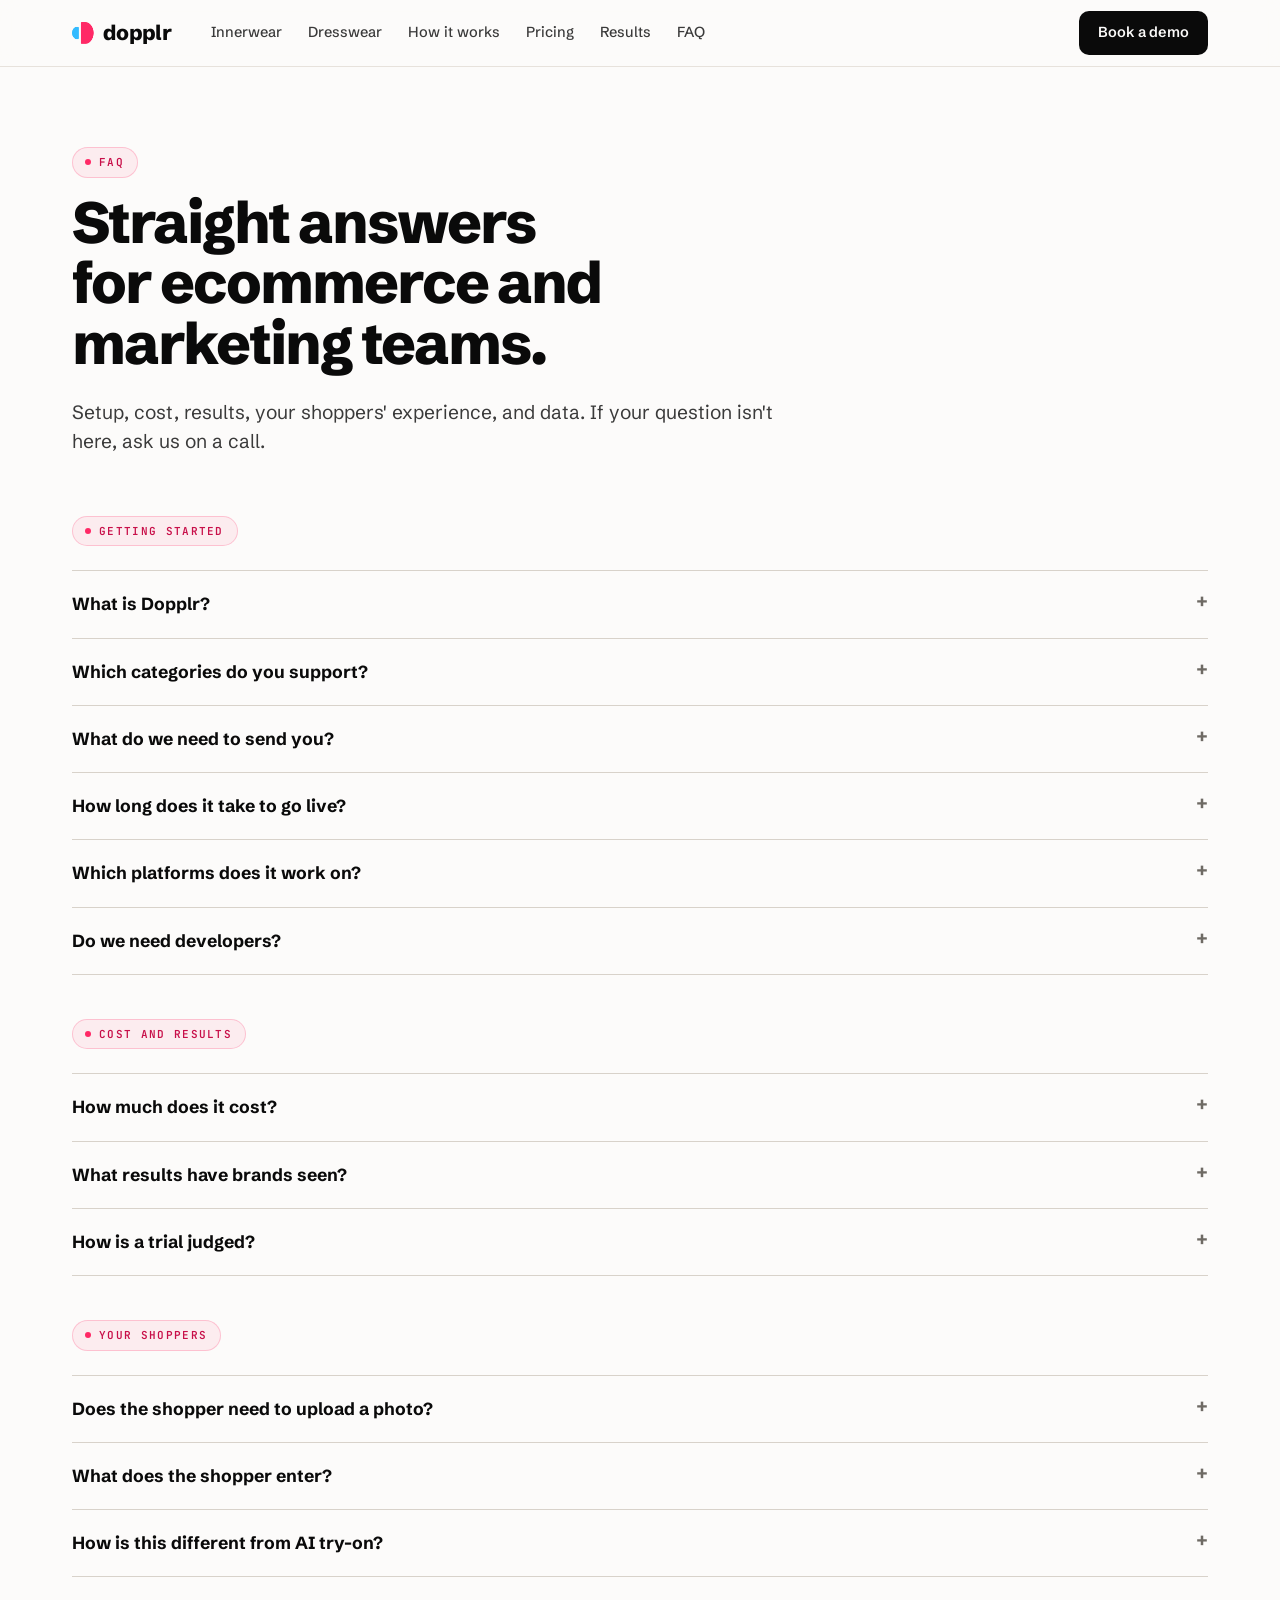
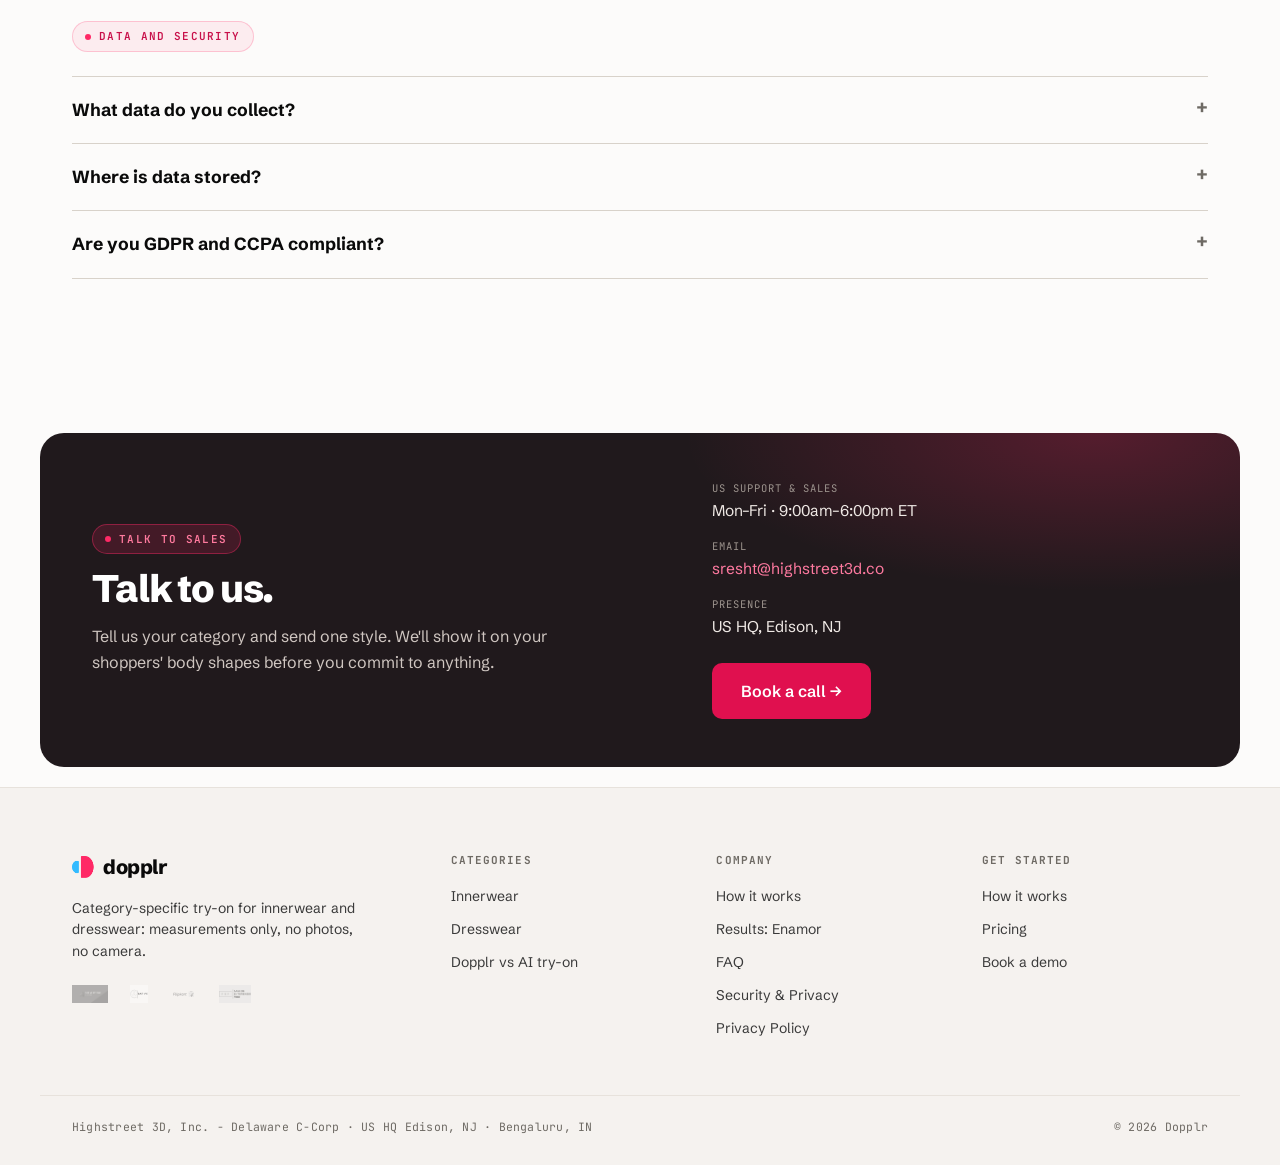
<file: faq.html>
<!DOCTYPE html>
<html lang="en">
<head>
<meta charset="UTF-8" />
<meta name="viewport" content="width=device-width, initial-scale=1.0" />
<title>Dopplr FAQ: setup, pricing, results and data | Dopplr</title>
<meta name="description" content="Answers on how Dopplr works, what it costs, results from Enamor, what shoppers enter, and how data is handled." />
<link rel="canonical" href="https://dopplr.info/faq" />
<meta property="og:type" content="website" />
<meta property="og:site_name" content="Dopplr" />
<meta property="og:title" content="Dopplr FAQ: setup, pricing, results and data" />
<meta property="og:description" content="Answers on how Dopplr works, what it costs, results from Enamor, what shoppers enter, and how data is handled." />
<meta property="og:url" content="https://dopplr.info/faq" />
<meta property="og:image" content="https://dopplr.info/public/assets/og/dopplr-og.png" />
<meta name="twitter:card" content="summary_large_image" />
<script type="application/ld+json">
{"@context": "https://schema.org", "@type": "FAQPage", "@id": "https://dopplr.info/faq#faq", "mainEntity": [{"@type": "Question", "name": "What is Dopplr?", "acceptedAnswer": {"@type": "Answer", "text": "Dopplr shows each shopper how a specific bra or dress fits her own body, right on your product page. She enters a few measurements, and sees the actual style on a 3D body built to her shape and size. No photos and no camera."}}, {"@type": "Question", "name": "Which categories do you support?", "acceptedAnswer": {"@type": "Answer", "text": "Innerwear (bras and intimate apparel) is live with brands today. Dresswear is in early access: we're working with a small number of brands to bring it to their product pages."}}, {"@type": "Question", "name": "What do we need to send you?", "acceptedAnswer": {"@type": "Answer", "text": "Your CLO 3D files for each style. For innerwear, also the product imagery you already use and your size charts. For dresswear, also your size and length charts. No new photoshoot."}}, {"@type": "Question", "name": "How long does it take to go live?", "acceptedAnswer": {"@type": "Answer", "text": "For innerwear, typically 2–4 weeks from receiving your garment data. Dresswear timelines are scoped with each early-access brand."}}, {"@type": "Question", "name": "Which platforms does it work on?", "acceptedAnswer": {"@type": "Answer", "text": "Shopify, through an app installed via a private link we create for your store. Salesforce Commerce Cloud and other product pages work through a lightweight script. No re-platforming."}}, {"@type": "Question", "name": "Do we need developers?", "acceptedAnswer": {"@type": "Answer", "text": "No custom development is required, and the lift from your team is small: mostly sending the garment data you already have."}}, {"@type": "Question", "name": "How much does it cost?", "acceptedAnswer": {"@type": "Answer", "text": "The trial is $30 per SKU, one time, with a minimum of 20 SKUs. It runs for 3 months with no platform fee. After the trial, a platform fee of $500 per month (or $5,000 per year) applies, on top of $30 per SKU, one time, for each SKU you add. We need your CLO 3D files for the SKUs in the trial."}}, {"@type": "Question", "name": "What results have brands seen?", "acceptedAnswer": {"@type": "Answer", "text": "From the Enamor (Modenik) innerwear deployment: 19% higher conversion among first-time buyers who used Dopplr versus those who didn't, and 3.5× more product-page engagement versus the prior baseline (both observed), and a modeled 17% reduction in return likelihood versus a control group. Full methodology is shared under NDA. We don't have dresswear results yet."}}, {"@type": "Question", "name": "How is a trial judged?", "acceptedAnswer": {"@type": "Answer", "text": "Against success criteria you set before launch, on engagement, conversion and returns. We size the trial so it can reach a statistically meaningful read for your traffic."}}, {"@type": "Question", "name": "Does the shopper need to upload a photo?", "acceptedAnswer": {"@type": "Answer", "text": "No. Dopplr never asks for, captures or creates an image of the shopper. The 3D body is built from the measurements she enters."}}, {"@type": "Question", "name": "What does the shopper enter?", "acceptedAnswer": {"@type": "Answer", "text": "Innerwear: underbust, overbust and bust shape. Dresswear: height, body shape and build."}}, {"@type": "Question", "name": "How is this different from AI try-on?", "acceptedAnswer": {"@type": "Answer", "text": "Generative AI try-on creates an image of a garment on a photo. Dopplr shows the actual garment on a body built to her measurements, so the fit is worked out from how the garment is made, not drawn. See our comparison page for details."}}, {"@type": "Question", "name": "What data do you collect?", "acceptedAnswer": {"@type": "Answer", "text": "Shopper-entered measurements, the garment specifications you supply, and anonymous interaction events such as questions asked and styles viewed. Never photos, video, camera access or biometric identifiers."}}, {"@type": "Question", "name": "Where is data stored?", "acceptedAnswer": {"@type": "Answer", "text": "US data can be hosted in US regions. Sub-processors and hosting locations are listed in your data-processing agreement."}}, {"@type": "Question", "name": "Are you GDPR and CCPA compliant?", "acceptedAnswer": {"@type": "Answer", "text": "Dopplr is built in line with GDPR and CCPA principles, supports data-subject requests and deletion, and offers a DPA. Our security documentation and certification status are shared under NDA during evaluation."}}]}
</script>
<script type="application/ld+json">
{"@context": "https://schema.org", "@type": "BreadcrumbList", "itemListElement": [{"@type": "ListItem", "position": 1, "name": "Dopplr", "item": "https://dopplr.info/"}, {"@type": "ListItem", "position": 2, "name": "FAQ", "item": "https://dopplr.info/faq"}]}
</script>
<link rel="icon" href="public/assets/logos/dopplr-mark.png" />
<link rel="preconnect" href="https://fonts.googleapis.com" />
<link rel="preconnect" href="https://fonts.gstatic.com" crossorigin />
<link href="https://fonts.googleapis.com/css2?family=Schibsted+Grotesk:wght@400;500;600;700;800&family=JetBrains+Mono:wght@500;600&display=swap" rel="stylesheet" />
<style>
  :root{
    --bg:#FCFBFA; --bg-alt:#F5F2EF; --ink:#0A0A0A; --ink-2:#3A3A3A; --muted:#6E6A64;
    --line:#E7E2DC; --line-2:#D8D2CA; --accent:#FF2966; --accent-deep:#E0104F; --accent-text:#C8104A; --accent-btn:#E0104F;
    --blush:#F3DED6; --blush-2:#E9C7BC; --char:#20191c;
    --sans:"Schibsted Grotesk",system-ui,-apple-system,sans-serif;
    --mono:"JetBrains Mono",ui-monospace,SFMono-Regular,Menlo,monospace;
    --wrap:1200px;
  }
  @media (prefers-color-scheme:dark){:root{
    --accent-text:#FF5C8A; --accent-btn:#E0104F;
    --bg:#131011; --bg-alt:#1b1618; --ink:#f4efec; --ink-2:#cdc5c0; --muted:#9c938d;
    --line:#2c2528; --line-2:#3a3236; --blush:#3a2a2c; --blush-2:#4a3236;
  }}
  *{box-sizing:border-box;margin:0;padding:0}
  html{scroll-behavior:smooth}
  body{font-family:var(--sans);background:var(--bg);color:var(--ink);line-height:1.5;-webkit-font-smoothing:antialiased}
  a{color:inherit;text-decoration:none}
  .wrap{max-width:var(--wrap);margin:0 auto;padding:0 32px}
  .mono{font-family:var(--mono)}

  /* ── header ─────────────────────────────────────────────── */
  header{position:sticky;top:0;z-index:50;background:color-mix(in srgb,var(--bg) 86%,transparent);backdrop-filter:blur(12px);-webkit-backdrop-filter:blur(12px);border-bottom:1px solid var(--line)}
  .nav{display:flex;align-items:center;gap:32px;height:66px}
  .brand{display:flex;align-items:center;gap:9px;font-weight:800;font-size:21px;letter-spacing:-0.03em}
  .brand img{width:22px;height:22px}
  .nav-links{display:flex;gap:26px;margin-left:8px}
  .nav-links a{font-size:14.5px;color:var(--ink-2);font-weight:500;transition:color .15s}
  .nav-links a:hover{color:var(--ink)}
  .nav-links a .caret{color:var(--muted);font-size:11px}
  .nav-cta{margin-left:auto;display:flex;align-items:center;gap:16px}
  .link-cta{font-size:14.5px;font-weight:600;color:var(--ink)}
  .link-cta:hover{color:var(--accent)}
  .nav-toggle{display:none;width:42px;height:42px;flex:none;align-items:center;justify-content:center;border:1px solid var(--line-2);border-radius:11px;background:var(--bg);color:var(--ink);cursor:pointer}
  .nav-toggle svg{width:21px;height:21px}
  .nav-links a.m-only{display:none}
  .btn{display:inline-flex;align-items:center;gap:8px;font-family:inherit;font-size:14.5px;font-weight:600;border-radius:10px;padding:10px 18px;cursor:pointer;border:1px solid transparent;transition:transform .05s,filter .15s,background .15s,border-color .15s}
  .btn:active{transform:translateY(1px)}
  .btn-primary{background:var(--ink);color:var(--bg)}
  .btn-primary:hover{filter:brightness(1.12)}
  .btn-ghost{background:transparent;color:var(--ink);border-color:var(--line-2)}
  .btn-ghost:hover{border-color:var(--ink);background:color-mix(in srgb,var(--ink) 4%,transparent)}

  /* ── hero ───────────────────────────────────────────────── */
  .hero{position:relative;overflow:hidden}
  .hero-grid{display:grid;grid-template-columns:1.06fr 0.94fr;gap:56px;align-items:center;padding:78px 0 92px;min-height:calc(100vh - 66px)}
  .eyebrow{display:inline-flex;align-items:center;gap:8px;font-family:var(--mono);font-size:11px;font-weight:600;letter-spacing:0.12em;text-transform:uppercase;color:var(--accent);background:rgba(255,41,102,.07);border:1px solid rgba(255,41,102,.22);border-radius:999px;padding:6px 13px 6px 12px}
  .eyebrow::before{content:"";width:6px;height:6px;border-radius:50%;background:var(--accent);flex:none}
  h1{font-size:clamp(38px,5vw,64px);font-weight:800;line-height:1.03;letter-spacing:-0.035em;margin:20px 0 0;text-wrap:balance}
  h1 .chip{display:inline-flex;align-items:center;gap:7px;font-family:var(--mono);font-size:0.66em;font-weight:600;letter-spacing:0;vertical-align:0.06em;
    border:2px solid var(--accent);color:var(--accent);border-radius:12px;padding:2px 12px;line-height:1.1;white-space:nowrap;position:relative;top:-0.04em}
  .subhead{font-size:clamp(17px,1.5vw,20px);color:var(--ink-2);max-width:36ch;margin-top:24px;line-height:1.5}
  .support{display:flex;flex-wrap:wrap;gap:8px;margin-top:26px}
  .support span{font-family:var(--mono);font-size:12px;letter-spacing:0.02em;color:var(--muted);background:var(--bg-alt);border:1px solid var(--line);border-radius:999px;padding:6px 13px}
  .support span b{color:var(--ink);font-weight:600}
  .outcomes{display:flex;align-items:center;flex-wrap:wrap;gap:10px;margin-top:22px}
  .outcomes .oc-label{font-family:var(--mono);font-size:11px;font-weight:600;letter-spacing:0.1em;text-transform:uppercase;color:var(--muted)}
  .oc{display:inline-flex;align-items:center;gap:9px;font-size:14.5px;font-weight:600;color:var(--ink);background:rgba(255,41,102,.07);border:1px solid rgba(255,41,102,.24);border-radius:12px;padding:9px 15px 9px 10px}
  .oc .ic{display:inline-flex;align-items:center;justify-content:center;width:25px;height:25px;border-radius:7px;background:var(--accent);color:#fff;flex:none}
  .oc .ic svg{width:14px;height:14px}
  .cta-row{display:flex;flex-wrap:wrap;gap:12px;margin-top:34px}
  .cta-row .btn{padding:13px 22px;font-size:15px}
  .btn-accent{background:var(--accent);color:#fff}
  .btn-accent:hover{background:var(--accent-deep)}
  .scrollcue{position:absolute;left:32px;bottom:26px;font-family:var(--mono);font-size:11px;letter-spacing:0.1em;text-transform:uppercase;color:var(--muted);display:flex;align-items:center;gap:9px}
  .scrollcue .bar{width:26px;height:1px;background:var(--line-2);position:relative;overflow:hidden}
  .scrollcue .bar::after{content:"";position:absolute;inset:0;width:40%;background:var(--accent);animation:cue 2.4s ease-in-out infinite}
  @keyframes cue{0%{transform:translateX(-120%)}60%,100%{transform:translateX(320%)}}

  /* hero visual — placeholder that teases the live demo (Section 2) */
  .stage{position:relative;aspect-ratio:5/6;border-radius:22px;overflow:hidden;border:1px solid var(--line);
    background:
      radial-gradient(120% 90% at 50% 8%, var(--blush) 0%, var(--blush-2) 42%, var(--char) 128%);
    box-shadow:0 30px 80px -40px rgba(40,20,25,.5)}
  .stage .body{position:absolute;inset:0;
    background:radial-gradient(46% 40% at 50% 44%, rgba(255,255,255,.20), transparent 70%)}
  .stage .grain{position:absolute;inset:0;opacity:.5;mix-blend-mode:soft-light;
    background-image:radial-gradient(rgba(255,255,255,.5) .5px,transparent .5px);background-size:4px 4px}
  .size-tag{position:absolute;left:18px;top:18px;background:var(--bg);color:var(--ink);border-radius:12px;padding:8px 13px;box-shadow:0 6px 20px -8px rgba(0,0,0,.35)}
  .size-tag .k{font-family:var(--mono);font-size:9.5px;letter-spacing:0.12em;text-transform:uppercase;color:var(--muted);display:block}
  .size-tag .v{font-size:19px;font-weight:800;letter-spacing:-0.02em}
  /* pulsing hotspots — previews the demo's cup / band / strap markers */
  .hot{position:absolute;width:14px;height:14px;border-radius:50%;background:#fff;box-shadow:0 0 0 2px var(--accent);cursor:default}
  .hot::after{content:"";position:absolute;inset:-8px;border-radius:50%;border:1.5px solid var(--accent);animation:pulse 2.6s ease-out infinite}
  .hot .lab{position:absolute;left:22px;top:50%;transform:translateY(-50%);white-space:nowrap;font-family:var(--mono);font-size:10.5px;letter-spacing:0.04em;text-transform:uppercase;color:#fff;background:rgba(20,14,16,.62);border-radius:999px;padding:4px 10px;backdrop-filter:blur(4px);opacity:0;transition:opacity .2s}
  .stage:hover .hot .lab{opacity:1}
  /* hotspots are accurate only on the resting view; fade them once it spins */
  #tt .hot{transition:opacity .3s}
  #tt.spun .hot{opacity:0;pointer-events:none}
  .hot.h1{left:41%;top:44%} .hot.h1::after{animation-delay:0s}
  .hot.h2{left:37%;top:62%} .hot.h2::after{animation-delay:.5s}
  .hot.h3{left:56%;top:31%} .hot.h3::after{animation-delay:1s}
  @keyframes pulse{0%{transform:scale(.7);opacity:.9}100%{transform:scale(2.1);opacity:0}}
  .stage .caption{position:absolute;left:16px;right:16px;bottom:14px;font-family:var(--mono);font-size:11px;color:rgba(255,255,255,.9);background:rgba(20,14,16,.5);backdrop-filter:blur(6px);border-radius:10px;padding:9px 12px;line-height:1.4;z-index:4}
  .stage .caption b{color:#fff;font-weight:600}
  /* turntable image: cover-fill the portrait stage, framed on the bust */
  .tt-img{position:absolute;inset:0;width:100%;height:100%;object-fit:cover;object-position:center 26%;
    transform:scale(1.12);transform-origin:center 22%;user-select:none;-webkit-user-drag:none;pointer-events:none;
    opacity:0;transition:opacity .4s}
  .tt-img.ready{opacity:1}
  /* intro: reversed MI10 gesture clip, played once, then it hands off to the turntable */
  .tt-intro{position:absolute;inset:0;width:100%;height:100%;object-fit:cover;object-position:center 26%;
    transform:scale(1.12);transform-origin:center 22%;z-index:3;pointer-events:none;transition:opacity .55s ease}
  .tt-intro.gone{opacity:0}
  #tt{cursor:grab;touch-action:pan-y}
  #tt.grabbing{cursor:grabbing}
  .tt-load{position:absolute;inset:0;display:flex;align-items:center;justify-content:center;z-index:2}
  .tt-load span{width:30px;height:30px;border-radius:50%;border:2.5px solid rgba(255,255,255,.35);border-top-color:#fff;animation:spin 1s linear infinite}
  .tt-load.done{display:none}
  @keyframes spin{to{transform:rotate(360deg)}}
  .tt-cue{position:absolute;left:16px;top:16px;z-index:4;display:inline-flex;align-items:center;gap:7px;
    font-family:var(--mono);font-size:11px;letter-spacing:.03em;color:#fff;background:rgba(20,14,16,.5);
    backdrop-filter:blur(6px);border-radius:999px;padding:6px 12px;transition:opacity .3s}
  .tt-cue.hide{opacity:0}

  /* ── entrance animation ─────────────────────────────────── */
  .reveal{transform:translateY(14px);animation:rise .7s cubic-bezier(.2,.65,.3,1) forwards}
  .d1{animation-delay:.05s}.d2{animation-delay:.15s}.d3{animation-delay:.25s}.d4{animation-delay:.35s}.d5{animation-delay:.45s}
  .stage.reveal{transform:translateY(20px) scale(.99);animation:riseStage .9s cubic-bezier(.2,.65,.3,1) .2s forwards}
  @keyframes rise{to{transform:none}}
  @keyframes riseStage{to{opacity:1;transform:none}}

  /* ── section 2 · live demo ──────────────────────────────── */
  .demo{padding:96px 0 108px;border-top:1px solid var(--line);background:var(--bg-alt)}
  .demo-grid{display:grid;grid-template-columns:1fr auto;gap:64px;align-items:center}
  .demo-copy{max-width:480px}
  .demo-copy h2{font-size:clamp(30px,3.4vw,46px);font-weight:800;letter-spacing:-0.03em;line-height:1.05;margin:16px 0 0;text-wrap:balance}
  .demo-copy p{font-size:17px;color:var(--ink-2);margin-top:18px;max-width:48ch}
  .switcher{display:flex;flex-direction:column;align-items:stretch;gap:6px;background:var(--bg);border:1px solid var(--line);border-radius:18px;padding:8px;width:236px;box-shadow:0 1px 2px rgba(40,20,25,.04)}
  .switch-opt{display:flex;align-items:baseline;gap:7px;text-align:left;font-family:var(--sans);font-size:15px;font-weight:600;color:var(--ink-2);background:transparent;border:0;border-radius:12px;padding:12px 15px;cursor:pointer;white-space:nowrap;transition:background .18s,color .18s}
  .switch-opt span{color:var(--muted);font-weight:500;font-size:13px}
  .switch-opt:hover{color:var(--ink);background:var(--bg-alt)}
  .switch-opt.is-active{background:var(--ink);color:var(--bg)}
  .switch-opt.is-active:hover{background:var(--ink)}
  .switch-opt.is-active span{color:rgba(255,255,255,.7)}
  .demo-phone-col{display:flex;align-items:center;justify-content:flex-end;gap:32px}
  .phone{position:relative;width:330px;flex:none}
  .screen{position:relative;aspect-ratio:360/740;border-radius:34px;overflow:hidden;background:#000;
    border:9px solid #14100f;box-shadow:0 34px 70px -34px rgba(30,15,20,.55),0 2px 0 rgba(255,255,255,.04) inset}
  .screen::before{content:"";position:absolute;top:9px;left:50%;transform:translateX(-50%);width:38%;height:20px;background:#14100f;border-radius:0 0 14px 14px;z-index:3;pointer-events:none}
  .screen iframe{position:absolute;inset:0;width:100%;height:100%;border:0;background:#fff}
  .poster{position:absolute;inset:0;display:flex;flex-direction:column;align-items:center;justify-content:center;gap:20px;
    background:radial-gradient(120% 80% at 50% 0%, var(--blush) 0%, var(--blush-2) 45%, var(--char) 120%);cursor:pointer}
  .poster-name{font-family:var(--mono);font-size:13px;letter-spacing:0.22em;color:rgba(255,255,255,.85);text-transform:uppercase}
  .launch{display:inline-flex;align-items:center;gap:9px;font-family:inherit;font-size:14px;font-weight:600;color:#20191c;background:#fff;border:0;border-radius:999px;padding:12px 20px;cursor:pointer;box-shadow:0 10px 30px -10px rgba(0,0,0,.45);transition:transform .1s,filter .15s}
  .launch:hover{filter:brightness(1.04)} .launch:active{transform:translateY(1px)}
  .phone.loading .poster{pointer-events:none}
  .phone.loading .launch{opacity:0}
  .phone .spin{position:absolute;inset:0;display:none;align-items:center;justify-content:center;z-index:2}
  .phone.loading .spin{display:flex}
  .phone .spin i{width:26px;height:26px;border-radius:50%;border:2.5px solid rgba(255,255,255,.35);border-top-color:#fff;animation:spin 1s linear infinite}
  .demo-note{font-family:var(--mono);font-size:12px;color:var(--muted);margin-top:26px}
  .demo-note b{color:var(--ink)}
  /* product walkthrough video */
  .demo-head{max-width:680px;margin:0 auto;text-align:center}
  .demo-head h2{font-size:clamp(30px,3.4vw,46px);font-weight:800;letter-spacing:-0.03em;line-height:1.05;margin:16px 0 0;text-wrap:balance}
  .demo-head p{font-size:17px;color:var(--ink-2);margin:18px auto 0;max-width:62ch}
  .demo-video{margin:44px auto 0;max-width:1000px}
  .demo-video video{display:block;width:100%;aspect-ratio:16/9;border-radius:20px;border:1px solid var(--line);background:#000;box-shadow:0 30px 70px -34px rgba(30,15,20,.5)}
  .demo-video figcaption{font-family:var(--mono);font-size:12px;color:var(--muted);margin-top:16px;text-align:center}
  .demo-video figcaption b{color:var(--ink)}

  /* ── section 3 · trusted by ─────────────────────────────── */
  .trust{padding:60px 0 64px;border-top:1px solid var(--line)}
  .trust-inner{display:flex;flex-direction:column;align-items:center;text-align:center;gap:30px}
  .trust .eyebrow{margin:0}
  .creds{display:flex;flex-wrap:wrap;align-items:center;justify-content:center;gap:26px 52px}
  .cred-group{display:flex;flex-direction:column;align-items:center;gap:20px}
  .cred-label{font-family:var(--mono);font-size:11px;font-weight:600;letter-spacing:.12em;text-transform:uppercase;color:var(--muted)}
  .cred-label--accent{color:var(--accent)}
  .cred-div{width:1px;height:84px;background:var(--line);flex:none}
  .logos{display:flex;flex-wrap:wrap;align-items:center;justify-content:center;gap:20px 44px}
  .logos img{height:46px;width:auto;object-fit:contain;filter:none;opacity:1}
  .logos img.logo-enamor{height:37px}
  .backed-logos{display:flex;align-items:center;gap:34px;flex-wrap:wrap;justify-content:center}
  .backed-logos img{height:66px;width:auto;object-fit:contain;filter:none;opacity:1}
  @media(max-width:640px){.cred-div{display:none}}

  /* ── section 4 · the commercial problem ─────────────────── */
  .problem{padding:96px 0 108px;border-top:1px solid var(--line);background:var(--bg-alt)}
  .problem-grid{display:grid;grid-template-columns:1fr 1fr;gap:56px 72px;align-items:start}
  .problem-head h2{font-size:clamp(30px,3.4vw,44px);font-weight:800;letter-spacing:-0.03em;line-height:1.08;margin:16px 0 0;max-width:15ch;text-wrap:balance}
  .problem-body p{font-size:17px;line-height:1.6;color:var(--ink-2);margin:0 0 18px;max-width:52ch}
  .problem-body p:last-child{margin-bottom:0}
  .problem-body b{color:var(--ink);font-weight:600}
  .stats{grid-column:1/-1;display:grid;grid-template-columns:repeat(2,minmax(0,1fr));gap:20px;margin-top:24px}
  .stat{background:var(--bg);border:1px solid var(--line);border-radius:16px;padding:28px 30px}
  .stat-n{display:block;font-size:clamp(40px,4.6vw,56px);font-weight:800;letter-spacing:-0.03em;line-height:1;color:var(--accent)}
  .stat-l{display:block;margin-top:14px;font-size:15px;line-height:1.45;color:var(--ink-2);max-width:34ch}
  .stat-src{display:block;margin-top:12px;font-family:var(--mono);font-size:10.5px;letter-spacing:.03em;color:var(--muted)}

  /* ── section 5 · the wedge ──────────────────────────────── */
  .wedge{padding:96px 0 108px;border-top:1px solid var(--line)}
  .wedge-head{max-width:730px}
  .wedge-head h2{font-size:clamp(30px,3.6vw,46px);font-weight:800;letter-spacing:-0.03em;line-height:1.06;margin:16px 0 0;text-wrap:balance}
  .wedge-head p{font-size:18px;line-height:1.6;color:var(--ink-2);margin-top:20px;max-width:60ch}
  .wedge-head em{font-style:italic;color:var(--ink)}
  .wedge-points{display:grid;grid-template-columns:repeat(3,minmax(0,1fr));gap:22px;margin-top:52px}
  .wpoint{border:1px solid var(--line);border-radius:16px;padding:28px 26px;background:var(--bg-alt)}
  .wpoint h3{font-size:19px;font-weight:700;letter-spacing:-0.015em;line-height:1.25;margin:0}
  .wpoint p{font-size:14.5px;line-height:1.52;color:var(--ink-2);margin:12px 0 0}
  .wpoint p b{color:var(--ink);font-weight:600}
  .wedge-punch{margin-top:22px;background:var(--char);color:#F5F2EF;border-radius:18px;padding:36px 42px}
  .wedge-punch p{font-size:clamp(20px,2.3vw,27px);font-weight:600;line-height:1.32;letter-spacing:-0.02em;margin:0;max-width:34ch;text-wrap:balance}
  .wedge-punch b{color:var(--accent);font-weight:600}

  /* ── section 6 · how it works ───────────────────────────── */
  .how{padding:96px 0 108px;border-top:1px solid var(--line);background:var(--bg-alt)}
  .how-head{max-width:640px}
  .how-head h2{font-size:clamp(30px,3.6vw,46px);font-weight:800;letter-spacing:-0.03em;line-height:1.06;margin:16px 0 0;text-wrap:balance}
  .layers{margin-top:34px}
  .layer{display:grid;grid-template-columns:64px 1fr;gap:30px;padding:40px 0;border-top:1px solid var(--line-2)}
  .layer:last-child{border-bottom:1px solid var(--line-2)}
  .layer-n{font-size:34px;font-weight:800;letter-spacing:-0.03em;line-height:.9;color:var(--accent);font-variant-numeric:tabular-nums}
  .layer-body h3{font-size:24px;font-weight:800;letter-spacing:-0.02em;margin:0}
  .layer-body p{font-size:16.5px;line-height:1.6;color:var(--ink-2);margin:14px 0 0;max-width:64ch}
  .layer-body b{color:var(--ink);font-weight:600}
  .qchips{display:flex;flex-wrap:wrap;gap:8px;margin-top:16px}
  .qchip{font-family:var(--sans);font-size:13.5px;color:var(--ink-2);background:var(--bg);border:1px solid var(--line);border-radius:999px;padding:7px 14px}
  .layer-key{margin-top:18px;padding:18px 22px;background:var(--bg);border:1px solid var(--line);border-left:3px solid var(--accent);border-radius:12px;font-size:16px;line-height:1.55;color:var(--ink-2);max-width:62ch}
  .layer-key b{color:var(--ink);font-weight:700}

  /* ── section · product-specific answers (bra types) ─────── */
  .bratypes{padding:96px 0 104px;border-top:1px solid var(--line)}
  .bt-head{max-width:660px}
  .bt-head h2{font-size:clamp(30px,3.6vw,46px);font-weight:800;letter-spacing:-0.03em;line-height:1.06;margin:16px 0 0;text-wrap:balance}
  .bt-head p{font-size:17px;line-height:1.6;color:var(--ink-2);margin-top:18px;max-width:60ch}
  .bt-grid{display:grid;grid-template-columns:repeat(3,1fr);gap:20px;margin-top:48px}
  .bt-card{background:var(--bg-alt);border:1px solid var(--line);border-radius:18px;padding:26px;display:flex;flex-direction:column}
  .bt-ic{width:40px;height:40px;border-radius:11px;background:var(--bg);border:1px solid var(--line);display:flex;align-items:center;justify-content:center;color:var(--accent)}
  .bt-kind{font-family:var(--mono);font-size:11px;letter-spacing:.1em;text-transform:uppercase;color:var(--accent);margin-top:16px}
  .bt-card h3{font-size:19px;font-weight:800;letter-spacing:-0.02em;margin:5px 0 0}
  .bt-impact{font-size:14.5px;line-height:1.55;color:var(--ink-2);margin:10px 0 0}
  .bt-impact b{color:var(--ink);font-weight:600}
  .bt-lbl{display:block;font-family:var(--mono);font-size:10px;letter-spacing:.09em;text-transform:uppercase;color:var(--muted);margin:20px 0 11px;padding-top:18px;border-top:1px solid var(--line-2)}
  .bt-chips{display:flex;flex-direction:column;gap:8px}
  .bt-chips .q{font-size:13.5px;line-height:1.4;color:var(--ink);background:var(--bg);border:1px solid var(--line);border-radius:12px;border-bottom-left-radius:3px;padding:9px 12px}
  .bt-watch{margin-top:22px;align-self:flex-start;display:inline-flex;align-items:center;gap:9px;padding:9px 16px 9px 12px;font-family:inherit;font-size:14px;font-weight:600;color:var(--accent);background:transparent;border:1px solid rgba(255,41,102,.32);border-radius:999px;cursor:pointer;transition:background .18s,border-color .18s,transform .18s}
  .bt-watch:hover{background:rgba(255,41,102,.08);border-color:var(--accent);transform:translateY(-1px)}
  .bt-watch svg{flex:none}
  /* video lightbox */
  .yt-modal{position:fixed;inset:0;z-index:60;display:flex;align-items:center;justify-content:center;padding:24px}
  .yt-modal[hidden]{display:none}
  .yt-backdrop{position:absolute;inset:0;background:rgba(10,8,9,.74);backdrop-filter:blur(4px)}
  .yt-dialog{position:relative;width:min(960px,100%)}
  .yt-frame{position:relative;width:100%;aspect-ratio:16/9;max-height:82vh;background:#000;border-radius:16px;overflow:hidden;box-shadow:0 40px 90px -30px rgba(0,0,0,.7)}
  .yt-frame iframe{position:absolute;inset:0;width:100%;height:100%;border:0}
  .yt-close{position:absolute;top:-46px;right:0;width:38px;height:38px;border-radius:50%;border:0;background:rgba(255,255,255,.16);color:#fff;font-size:22px;line-height:1;cursor:pointer;display:flex;align-items:center;justify-content:center;transition:background .18s}
  .yt-close:hover{background:rgba(255,255,255,.28)}

  /* ── section 8 · results ────────────────────────────────── */
  .results{padding:96px 0 108px;border-top:1px solid var(--line);background:var(--bg-alt)}
  .results-head{max-width:660px}
  .results-head h2{font-size:clamp(30px,3.6vw,46px);font-weight:800;letter-spacing:-0.03em;line-height:1.06;margin:16px 0 0;text-wrap:balance}
  .results-head p{font-size:17px;line-height:1.6;color:var(--ink-2);margin-top:18px;max-width:56ch}
  .rgrid{display:grid;grid-template-columns:repeat(3,1fr);gap:20px;margin-top:46px}
  .rcard{background:var(--bg);border:1px solid var(--line);border-radius:18px;padding:30px 30px 28px}
  .rcard .n{display:block;font-size:clamp(42px,5vw,58px);font-weight:800;letter-spacing:-0.03em;color:var(--accent);line-height:1;font-variant-numeric:tabular-nums}
  .rcard .l{display:block;font-weight:700;font-size:16px;letter-spacing:-0.01em;margin-top:14px}
  .rcard .d{display:block;font-size:13.5px;color:var(--ink-2);margin-top:8px;line-height:1.5}
  .rcard .tag{display:inline-block;margin-top:14px;font-family:var(--mono);font-size:10px;letter-spacing:.08em;text-transform:uppercase;color:var(--muted);border:1px solid var(--line-2);border-radius:999px;padding:3px 9px}
  .attrib{margin-top:22px;font-family:var(--mono);font-size:12px;line-height:1.6;color:var(--muted);max-width:76ch}
  .attrib b{color:var(--ink)}
  .cases{display:grid;grid-template-columns:1fr 1fr;gap:20px;margin-top:34px}
  .case{display:flex;flex-direction:column;background:var(--bg);border:1px solid var(--line);border-radius:18px;padding:26px 28px;text-decoration:none;color:inherit;transition:border-color .2s,transform .2s,box-shadow .2s}
  .case:hover{border-color:var(--ink);transform:translateY(-3px);box-shadow:0 20px 44px -28px rgba(30,15,20,.42)}
  .case-logo{height:26px;width:auto;object-fit:contain;object-position:left;display:block;margin-bottom:16px}
  .case .ck{font-family:var(--mono);font-size:11px;letter-spacing:.1em;text-transform:uppercase;color:var(--accent)}
  .case h3{font-size:21px;font-weight:800;letter-spacing:-0.02em;margin:12px 0 0}
  .case p{font-size:14.5px;color:var(--ink-2);margin-top:9px;line-height:1.5}
  .case .arrow{font-weight:600;font-size:14px;margin-top:20px;display:inline-flex;gap:7px;align-items:center;color:var(--ink)}
  .case .arrow svg{transition:transform .2s}
  .case:hover .arrow svg{transform:translateX(4px)}

  /* ── section 9 · fit intelligence ───────────────────────── */
  .fi{padding:96px 0 108px;border-top:1px solid var(--line)}
  .fi-grid{display:grid;grid-template-columns:1fr 1fr;gap:64px;align-items:center}
  .fi-copy{max-width:520px}
  .fi-copy h2{font-size:clamp(28px,3.2vw,42px);font-weight:800;letter-spacing:-0.03em;line-height:1.1;margin:16px 0 0;text-wrap:balance}
  .fi-copy p{font-size:16.5px;line-height:1.6;color:var(--ink-2);margin-top:18px;max-width:52ch}
  .fi-copy p b{color:var(--ink);font-weight:600}
  .fi-tags{display:flex;flex-wrap:wrap;gap:8px;margin-top:24px}
  .fi-tag{font-family:var(--mono);font-size:11.5px;color:var(--ink-2);background:var(--bg-alt);border:1px solid var(--line);border-radius:999px;padding:7px 13px}
  .fi-panel{background:var(--char);color:#F5F2EF;border-radius:22px;padding:26px 28px 24px;box-shadow:0 40px 80px -40px rgba(30,15,20,.6)}
  .fi-phead{display:flex;align-items:center;justify-content:space-between;padding-bottom:16px;border-bottom:1px solid rgba(255,255,255,.1)}
  .fi-phead .t{font-family:var(--mono);font-size:11px;letter-spacing:.12em;text-transform:uppercase;color:#cabfba;display:flex;align-items:center;gap:8px}
  .fi-phead .t::before{content:"";width:7px;height:7px;border-radius:50%;background:var(--accent);box-shadow:0 0 10px var(--accent)}
  .fi-phead .s{font-family:var(--mono);font-size:10.5px;color:#8b807b}
  .fi-row{padding:17px 0;border-bottom:1px solid rgba(255,255,255,.08)}
  .fi-row:last-of-type{border-bottom:0}
  .fi-row .rl{font-family:var(--mono);font-size:10.5px;letter-spacing:.06em;text-transform:uppercase;color:#8b807b;margin-bottom:10px}
  .bars{display:flex;flex-direction:column;gap:8px}
  .bar{display:flex;align-items:center;gap:11px}
  .bar .bk{font-family:var(--mono);font-size:12px;font-weight:600;width:36px;color:#e8e0db}
  .bar .bt{flex:1;height:8px;background:rgba(255,255,255,.09);border-radius:999px;overflow:hidden}
  .bar .bf{display:block;height:100%;background:linear-gradient(90deg,var(--accent),#ff6f9c);border-radius:999px}
  .fi-val{font-size:16px;font-weight:700;letter-spacing:-0.01em}
  .fi-val .hl{color:#ff6f9c}
  .fi-sub{font-size:12.5px;color:#a99f9a;margin-top:5px;line-height:1.45}
  .fi-quote{font-size:15px;font-style:italic;color:#e8e0db}
  .fi-foot{margin-top:15px;font-family:var(--mono);font-size:10px;letter-spacing:.04em;color:#807570}

  /* ── section 10 · enterprise readiness ──────────────────── */
  .ent{padding:96px 0 108px;border-top:1px solid var(--line);background:var(--bg-alt)}
  .ent-head{max-width:640px}
  .ent-head h2{font-size:clamp(30px,3.6vw,46px);font-weight:800;letter-spacing:-0.03em;line-height:1.06;margin:16px 0 0;text-wrap:balance}
  .ent-head p{font-size:17px;line-height:1.6;color:var(--ink-2);margin-top:18px;max-width:56ch}
  .ent-grid{display:grid;grid-template-columns:repeat(4,1fr);gap:24px;margin-top:48px}
  .ent-col{border-top:2px solid var(--ink);padding-top:22px}
  .ent-ic{width:38px;height:38px;border-radius:11px;display:flex;align-items:center;justify-content:center;background:var(--bg);border:1px solid var(--line);color:var(--accent)}
  .ent-col h3{font-size:17px;font-weight:700;letter-spacing:-0.01em;margin:16px 0 0}
  .ent-col p{font-size:14px;line-height:1.55;color:var(--ink-2);margin-top:10px}
  .ent-col .meta{display:block;font-family:var(--mono);font-size:11px;color:var(--muted);margin-top:12px;letter-spacing:.02em}
  .ent-col .lk{display:inline-flex;align-items:center;gap:6px;font-size:13px;font-weight:600;color:var(--ink);margin-top:12px;text-decoration:none}
  .ent-col .lk svg{transition:transform .2s}
  .ent-col .lk:hover{color:var(--accent)}
  .ent-col .lk:hover svg{transform:translateX(3px)}
  .shopify-app{display:flex;align-items:center;gap:20px;margin-top:34px;padding:20px 26px;background:var(--bg);border:1px solid var(--line);border-radius:16px;text-decoration:none;color:inherit;transition:border-color .2s,transform .2s,box-shadow .2s}
  .shopify-app .sicon{width:44px;height:44px;border-radius:11px;background:#F1F8EA;display:flex;align-items:center;justify-content:center;flex:none}
  .shopify-app .sicon img{width:26px;height:26px}
  .shopify-app .txt{flex:1;min-width:0}
  .shopify-app .txt b{display:block;font-size:16px;font-weight:700;letter-spacing:-0.01em}
  .shopify-app .txt span{display:block;font-size:13.5px;color:var(--ink-2);margin-top:3px}
  .shopify-app .go{flex:none;font-weight:600;font-size:14px;color:#4b7d29;display:inline-flex;gap:7px;align-items:center}
  .shopify-app .go svg{transition:transform .2s}
  .shopify-app:hover .go svg{transform:translateX(4px)}
  .plat-logos{display:flex;align-items:center;gap:18px;margin-top:14px}
  .plat-logos img{height:16px;width:auto;object-fit:contain;opacity:.5}

  /* ── section · rollout & evaluation ─────────────────────── */
  .rollout{padding:96px 0 100px;border-top:1px solid var(--line)}
  .rollout-head{max-width:640px}
  .rollout-head h2{font-size:clamp(30px,3.6vw,46px);font-weight:800;letter-spacing:-0.03em;line-height:1.06;margin:16px 0 0;text-wrap:balance}
  .rollout-head p{font-size:17px;line-height:1.6;color:var(--ink-2);margin-top:18px;max-width:58ch}
  .rollout-head p b{color:var(--ink);font-weight:600}
  .phases2{display:grid;grid-template-columns:repeat(3,1fr);gap:20px;margin-top:50px;align-items:stretch}
  .phase2{position:relative;border:1px solid var(--line);border-radius:18px;padding:28px;background:var(--bg-alt);display:flex;flex-direction:column}
  .phase2.lead{border-color:rgba(255,41,102,.35);background:var(--bg);box-shadow:0 26px 54px -36px rgba(255,41,102,.45)}
  .phase2 .pn{font-family:var(--mono);font-size:12px;font-weight:600;color:var(--accent);letter-spacing:.05em}
  .phase2 h3{font-size:21px;font-weight:800;letter-spacing:-0.02em;margin:13px 0 0}
  .phase2 p{font-size:14.5px;line-height:1.55;color:var(--ink-2);margin:11px 0 0}
  .phase2 .pmeta{display:flex;flex-wrap:wrap;gap:8px;margin-top:16px}
  .phase2 .pmeta span{font-family:var(--mono);font-size:11.5px;color:var(--ink);background:var(--bg-alt);border:1px solid var(--line-2);border-radius:999px;padding:6px 11px}
  .phase2 .pmeta span.hl{color:var(--accent);border-color:rgba(255,41,102,.4);background:rgba(255,41,102,.06)}
  .spec{margin-top:18px;display:flex;flex-direction:column}
  .spec .r{display:flex;justify-content:space-between;align-items:baseline;gap:14px;padding:11px 0;border-top:1px solid var(--line)}
  .spec .r:last-of-type{border-bottom:1px solid var(--line)}
  .spec dt{font-family:var(--mono);font-size:11px;letter-spacing:.06em;text-transform:uppercase;color:var(--muted)}
  .spec dd{font-size:15px;font-weight:600;color:var(--ink);text-align:right}
  .spec dd.hl{color:var(--accent)}
  .spec-note{font-family:var(--mono);font-size:11.5px;color:var(--muted);margin-top:12px}
  .tag-start{position:absolute;top:-11px;left:24px;font-family:var(--mono);font-size:10px;font-weight:600;letter-spacing:.08em;text-transform:uppercase;color:#fff;background:var(--accent);border-radius:999px;padding:4px 11px}
  .rollout-note{display:flex;align-items:flex-start;gap:13px;margin-top:20px;padding:17px 20px;border:1px solid var(--line);border-left:3px solid var(--accent);border-radius:12px;background:var(--bg-alt)}
  .rollout-note svg{flex:none;color:var(--accent);margin-top:1px}
  .rollout-note p{font-size:14.5px;line-height:1.5;color:var(--ink-2);margin:0}
  .rollout-note b{color:var(--ink);font-weight:600}
  .phases2.two{grid-template-columns:1fr 1fr;margin-top:22px}
  /* scope-your-pilot calculator */
  .scoper{display:grid;grid-template-columns:1fr 1.05fr;border:1px solid rgba(255,41,102,.3);border-radius:20px;overflow:hidden;margin-top:44px;box-shadow:0 30px 62px -42px rgba(255,41,102,.4)}
  .scoper-in{padding:34px 34px 36px;background:var(--bg)}
  .scoper-in .pn{font-family:var(--mono);font-size:12px;font-weight:600;color:var(--accent);letter-spacing:.05em}
  .scoper-in h3{font-size:24px;font-weight:800;letter-spacing:-0.02em;margin:12px 0 0}
  .scoper-lead{font-size:14.5px;line-height:1.55;color:var(--ink-2);margin:10px 0 20px;max-width:44ch}
  .fld{display:block;margin-top:15px;position:relative}
  .fld>span{display:block;font-family:var(--mono);font-size:11px;letter-spacing:.06em;text-transform:uppercase;color:var(--muted);margin-bottom:7px}
  .fld select,.fld input{width:100%;font-family:var(--sans);font-size:15px;font-weight:600;color:var(--ink);background:var(--bg-alt);border:1px solid var(--line-2);border-radius:11px;padding:12px 14px;appearance:none;-webkit-appearance:none}
  .fld select{cursor:pointer}
  .fld select:focus,.fld input:focus{outline:none;border-color:var(--accent);box-shadow:0 0 0 3px rgba(255,41,102,.15)}
  .fld.sel::after{content:"▾";position:absolute;right:15px;bottom:13px;color:var(--muted);pointer-events:none;font-size:12px}
  .scoper-out{padding:32px 34px 34px;background:var(--char);color:#F6F1EE;display:flex;flex-direction:column}
  .scoper-out .eyebrow{background:rgba(255,41,102,.16);border-color:rgba(255,41,102,.4);align-self:flex-start}
  .sc-big{margin-top:18px;font-weight:800;letter-spacing:-0.03em;line-height:1}
  .sc-big span:first-child{font-size:52px;color:#fff;font-variant-numeric:tabular-nums}
  .sc-big .u{font-size:18px;color:#a99f9a;font-weight:600}
  .sc-sub{font-size:15px;color:#cfc6c1;margin-top:9px}
  .sc-sub b{color:#ff7aa0}
  .sc-rec{margin-top:20px;border-top:1px solid rgba(255,255,255,.12)}
  .sc-row{display:flex;justify-content:space-between;align-items:baseline;gap:14px;padding:11px 0;border-bottom:1px solid rgba(255,255,255,.08)}
  .sc-row .k{font-family:var(--mono);font-size:10.5px;letter-spacing:.06em;text-transform:uppercase;color:#9c938d}
  .sc-row .v{font-size:14.5px;font-weight:600;color:#f0eae6}
  .sc-work{margin-top:15px;font-size:12.5px;line-height:1.55;color:#a99f9a}
  .sc-work b{color:#e8e0db;font-weight:600}
  .sc-cta{display:flex;align-items:center;gap:12px;margin-top:auto;padding-top:22px;flex-wrap:wrap}
  .btn-copy{font-family:var(--sans);font-size:14px;font-weight:600;color:#f0eae6;background:rgba(255,255,255,.06);border:1px solid rgba(255,255,255,.18);border-radius:999px;padding:12px 18px;cursor:pointer;transition:.18s;display:inline-flex;align-items:center;gap:8px}
  .btn-copy:hover{background:rgba(255,255,255,.12);border-color:rgba(255,255,255,.32)}
  .btn-copy.done{color:#7ee0a0;border-color:rgba(126,224,160,.45)}

  /* ── section 11 · pricing band ──────────────────────────── */
  .priceband{padding:92px 0 100px;border-top:1px solid var(--line)}
  .pb-inner{display:flex;align-items:center;justify-content:space-between;gap:48px;background:var(--bg-alt);border:1px solid var(--line);border-radius:22px;padding:46px 50px}
  .pb-copy{max-width:640px}
  .pb-copy .eyebrow{margin-bottom:14px}
  .pb-copy h2{font-size:clamp(26px,3vw,38px);font-weight:800;letter-spacing:-0.03em;line-height:1.08;margin:0;text-wrap:balance}
  .pb-copy p{font-size:16px;line-height:1.6;color:var(--ink-2);margin-top:14px;max-width:60ch}
  .pb-cta{flex:none}
  .pb-cta .btn{font-size:15.5px;padding:14px 26px}
  .pb-note{display:block;font-family:var(--mono);font-size:11px;color:var(--muted);margin-top:12px;text-align:center}

  /* ── section 12 · close ─────────────────────────────────── */
  .close{position:relative;background:var(--char);color:#F6F1EE;padding:118px 0;overflow:hidden;text-align:center;border-top:1px solid var(--line)}
  .close::before{content:"";position:absolute;inset:0;background:radial-gradient(58% 62% at 50% -4%,rgba(255,41,102,.26),transparent 68%);pointer-events:none}
  .close-inner{position:relative;max-width:780px;margin:0 auto;display:flex;flex-direction:column;align-items:center}
  .close .eyebrow{margin-bottom:22px;background:rgba(255,41,102,.14);border-color:rgba(255,41,102,.36)}
  .close h2{font-size:clamp(34px,5vw,60px);font-weight:800;letter-spacing:-0.035em;line-height:1.02;margin:0;text-wrap:balance}
  .close p{font-size:19px;line-height:1.55;color:#cfc6c1;margin:22px 0 0;max-width:56ch}
  .close-cta{display:flex;flex-direction:column;align-items:center;gap:15px;margin-top:36px}
  .close-cta .btn{font-size:16px;padding:15px 30px}
  .close-note{font-family:var(--mono);font-size:12.5px;color:#a99f9a}

  /* ── footer ─────────────────────────────────────────────── */
  .site-foot{background:var(--bg-alt);border-top:1px solid var(--line);padding:64px 0 30px}
  .foot-grid{display:grid;grid-template-columns:1.5fr 1fr 1fr 1fr;gap:40px}
  .foot-brand .brand{display:inline-flex;align-items:center;gap:9px;font-weight:800;font-size:20px;letter-spacing:-0.02em;color:var(--ink);text-decoration:none}
  .foot-brand .brand img{width:22px;height:22px}
  .foot-brand>p{font-size:14px;line-height:1.55;color:var(--ink-2);margin:14px 0 0;max-width:32ch}
  .foot-backers{display:flex;align-items:center;gap:22px;margin-top:22px;flex-wrap:wrap}
  .foot-backers img{height:18px;width:auto;object-fit:contain;filter:grayscale(1);opacity:.42;transition:.2s}
  .foot-backers img:hover{filter:grayscale(0);opacity:1}
  .foot-col h4,.foot-col h3.fh{font-family:var(--mono);font-size:11px;letter-spacing:.1em;text-transform:uppercase;color:var(--muted);margin:0 0 12px}
  .foot-col a{display:block;font-size:14px;color:var(--ink-2);text-decoration:none;padding:6px 0;transition:color .15s}
  .foot-col a:hover{color:var(--accent)}
  .foot-base{display:flex;justify-content:space-between;align-items:center;gap:16px;margin-top:50px;padding-top:22px;border-top:1px solid var(--line);flex-wrap:wrap}
  .foot-base span{font-family:var(--mono);font-size:11.5px;color:var(--muted);letter-spacing:.02em}

  /* ── us team / sales contact ────────────────────────────── */
  /* faq (GEO / answer content) */
  .faq{padding:92px 0 20px;border-top:1px solid var(--line)}
  .faq-head{max-width:680px}
  .faq-head h2{font-size:clamp(30px,3.4vw,44px);font-weight:800;letter-spacing:-0.03em;line-height:1.06;margin:16px 0 0;text-wrap:balance}
  .faq-head p{font-size:17px;line-height:1.6;color:var(--ink-2);margin-top:16px;max-width:60ch}
  .faq-list{margin-top:40px;border-top:1px solid var(--line)}
  .faq-item{border-bottom:1px solid var(--line)}
  .faq-item summary{list-style:none;cursor:pointer;display:flex;align-items:flex-start;gap:16px;padding:22px 0;font-size:18px;font-weight:700;letter-spacing:-0.015em;color:var(--ink)}
  .faq-item summary::-webkit-details-marker{display:none}
  .faq-item summary .fq-ic{flex:none;width:26px;height:26px;border-radius:8px;border:1px solid var(--line-2);display:flex;align-items:center;justify-content:center;color:var(--accent);transition:transform .2s}
  .faq-item[open] summary .fq-ic{transform:rotate(45deg)}
  .faq-item .fq-a{font-size:15.5px;line-height:1.62;color:var(--ink-2);max-width:74ch;padding:0 0 24px 42px}
  .faq-item .fq-a b{color:var(--ink);font-weight:600}
  @media (max-width:560px){.faq-item .fq-a{padding-left:0}.faq-item summary{font-size:16.5px}}
  .contact{padding:90px 0 20px}
  .contact-card{position:relative;overflow:hidden;background:var(--char);color:#F6F1EE;border-radius:24px;padding:48px 52px}
  .contact-card::before{content:"";position:absolute;inset:0;background:radial-gradient(52% 72% at 88% 0%,rgba(255,41,102,.24),transparent 66%);pointer-events:none}
  .contact-inner{position:relative;display:grid;grid-template-columns:1.2fr 1fr;gap:48px;align-items:center}
  .contact .eyebrow{background:rgba(255,41,102,.16);border-color:rgba(255,41,102,.4)}
  .contact h2{font-size:clamp(26px,3vw,40px);font-weight:800;letter-spacing:-0.03em;line-height:1.08;margin:14px 0 0;color:#fff}
  .contact>.contact-card p{font-size:16px;line-height:1.6;color:#cfc6c1;margin-top:14px;max-width:48ch}
  .cmeta{display:flex;flex-direction:column;gap:16px}
  .cmeta .row{display:flex;flex-direction:column;gap:3px}
  .cmeta .k{font-family:var(--mono);font-size:10.5px;letter-spacing:.1em;text-transform:uppercase;color:#9c938d}
  .cmeta .v{font-size:15.5px;color:#f0eae6}
  .cmeta .v a{color:#ff7aa0;text-decoration:none}
  .cbook{margin-top:8px}
  .cbook .btn{font-size:16px;padding:15px 28px}

  @media (max-width:900px){
    .demo-grid{grid-template-columns:1fr;gap:40px}
    .demo-copy{max-width:none}
    .demo-copy h2{font-size:28px}
    .demo-phone-col{flex-direction:column;justify-content:center;gap:24px}
    .switcher{width:min(340px,86vw)}
    .phone{width:min(330px,82vw)}
    .problem-grid{grid-template-columns:1fr;gap:32px}
    .problem-head h2{font-size:27px;max-width:none}
    .stats{grid-template-columns:1fr;margin-top:8px}
    .wedge-head h2{font-size:27px}
    .wedge-points{grid-template-columns:1fr;gap:14px;margin-top:36px}
    .wedge-punch{padding:28px 26px}
    .how-head h2{font-size:27px}
    .bt-head h2{font-size:27px}
    .bt-grid{grid-template-columns:1fr;gap:14px;margin-top:34px}
    .layer{grid-template-columns:44px 1fr;gap:16px;padding:30px 0}
    .layer-n{font-size:26px}
    .layer-body h3{font-size:21px}
    .results-head h2{font-size:27px}
    .rgrid{grid-template-columns:1fr;gap:14px;margin-top:34px}
    .cases{grid-template-columns:1fr;gap:14px}
    .fi-grid{grid-template-columns:1fr;gap:36px}
    .fi-copy{max-width:none}
    .fi-copy h2{font-size:26px}
    .ent-head h2{font-size:27px}
    .ent-grid{grid-template-columns:repeat(2,1fr);gap:28px 22px;margin-top:36px}
    .rollout-head h2{font-size:27px}
    .phases2{grid-template-columns:1fr;gap:14px;margin-top:38px}
    .scoper{grid-template-columns:1fr;margin-top:34px}
    .sc-big span:first-child{font-size:44px}
    .pb-inner{flex-direction:column;align-items:flex-start;gap:26px;padding:32px 26px}
    .pb-copy h2{font-size:24px}
    .pb-cta{width:100%}
    .pb-cta .btn{width:100%;justify-content:center}
    .shopify-app{flex-direction:column;align-items:flex-start;gap:14px}
    .close{padding:84px 0}
    .close h2{font-size:32px}
    .close p{font-size:17px}
    .contact{padding:56px 0 10px}
    .contact-card{padding:32px 26px}
    .contact-inner{grid-template-columns:1fr;gap:28px}
    .contact h2{font-size:26px}
    .foot-grid{grid-template-columns:1fr 1fr;gap:32px 24px}
    .foot-brand{grid-column:1/-1}
    .foot-base{flex-direction:column;align-items:flex-start;gap:8px}
    .link-cta{display:none}
    .nav-toggle{display:inline-flex}
    .nav-cta{gap:10px}
    .nav{gap:12px}
    /* nav links become a tap-to-open dropdown panel */
    .nav-links{position:absolute;top:100%;left:0;right:0;flex-direction:column;gap:0;margin:0;
      background:var(--bg);border-bottom:1px solid var(--line);padding:6px 32px 14px;
      box-shadow:0 22px 44px -26px rgba(0,0,0,.32);
      transform:translateY(-10px);opacity:0;pointer-events:none;transition:opacity .18s ease,transform .18s ease}
    header.nav-open .nav-links{transform:none;opacity:1;pointer-events:auto}
    .nav-links a{font-size:16px;color:var(--ink);padding:14px 2px;border-bottom:1px solid var(--line)}
    .nav-links a:last-child{border-bottom:0}
    .nav-links a .caret{display:none}
    .nav-links a.m-only{display:block;color:var(--accent);font-weight:600}
    .hero-grid{grid-template-columns:1fr;gap:36px;padding:48px 0 64px;min-height:0}
    .stage{width:100%;max-width:440px;margin-left:auto;margin-right:auto}
    .scrollcue{display:none}
  }
  /* phone-specific pass */
  @media (max-width:560px){
    .wrap{padding:0 20px}
    .nav-links{padding-left:20px;padding-right:20px}
    .ent-grid{grid-template-columns:1fr;gap:24px}
    .phases2.two{grid-template-columns:1fr}
    .cmeta .k{font-size:10.5px}
  }
  @media (prefers-reduced-motion:reduce){
    .reveal,.stage.reveal{animation:none;opacity:1;transform:none}
    .hot::after,.scrollcue .bar::after{animation:none}
    html{scroll-behavior:auto}
  }

  /* ── dresswear page ─────────────────────────────────────── */
  .vswitch{display:inline-flex;gap:4px;background:var(--bg-alt);border:1px solid var(--line);border-radius:999px;padding:4px;margin-bottom:18px}
  .vswitch a{font-family:var(--mono);font-size:11px;font-weight:600;letter-spacing:.1em;text-transform:uppercase;padding:7px 14px;border-radius:999px;color:var(--muted)}
  .vswitch a.on{background:var(--ink);color:var(--bg)}
  .dstage{position:relative;aspect-ratio:3/4;border-radius:22px;overflow:hidden;border:1px solid var(--line);background:#2a2422;cursor:grab;user-select:none;touch-action:pan-y;box-shadow:0 30px 60px -30px rgba(0,0,0,.35)}
  .dstage:active{cursor:grabbing}
  .dstage img{position:absolute;inset:0;width:100%;height:100%;object-fit:cover;object-position:center top;display:block;-webkit-user-drag:none}
  .dstage .tag{position:absolute;left:14px;top:14px;z-index:3;font-family:var(--mono);font-size:11px;letter-spacing:.04em;color:#fff;background:rgba(20,14,16,.55);backdrop-filter:blur(6px);border-radius:999px;padding:6px 11px}
  .dstage .cue{position:absolute;right:14px;top:14px;z-index:3;display:flex;align-items:center;gap:6px;font-family:var(--mono);font-size:11px;letter-spacing:.03em;color:#fff;background:rgba(20,14,16,.5);backdrop-filter:blur(6px);border-radius:999px;padding:6px 11px}
  .dstage .caption{position:absolute;left:14px;right:14px;bottom:14px;z-index:3;font-family:var(--mono);font-size:11px;color:rgba(255,255,255,.92);background:rgba(20,14,16,.5);backdrop-filter:blur(6px);border-radius:10px;padding:9px 12px;line-height:1.4}
  .dstage .caption b{color:#fff;font-weight:600}
  .picker{display:flex;flex-wrap:wrap;gap:8px;margin-top:14px}
  .picker .lbl{width:100%;font-family:var(--mono);font-size:10.5px;letter-spacing:.1em;text-transform:uppercase;color:var(--muted)}
  .picker button{font-family:inherit;font-size:13.5px;font-weight:600;color:var(--ink-2);background:var(--bg-alt);border:1px solid var(--line);border-radius:999px;padding:7px 14px;cursor:pointer;transition:background .15s,color .15s,border-color .15s}
  .picker button[aria-pressed="true"]{background:var(--ink);color:var(--bg);border-color:var(--ink)}
  .hem{padding:96px 0 108px;border-top:1px solid var(--line)}
  .hem-head{max-width:720px}
  .hem-head h2{font-size:clamp(30px,3.6vw,46px);font-weight:800;letter-spacing:-0.03em;line-height:1.06;margin:16px 0 0;text-wrap:balance}
  .hem-head p{font-size:17px;line-height:1.6;color:var(--ink-2);margin-top:18px;max-width:60ch}
  .hem-row{display:grid;grid-template-columns:repeat(4,minmax(0,1fr));gap:18px;margin-top:48px;align-items:start}
  .hem-card{position:relative}
  .hem-fig{position:relative;aspect-ratio:9/16;border-radius:16px;overflow:hidden;border:1px solid var(--line);background:#2a2422}
  .hem-fig img{width:100%;height:100%;object-fit:cover;display:block}
  .hem-line{position:absolute;left:0;right:0;height:0;border-top:2px dashed var(--accent);z-index:2}
  .hem-line span{position:absolute;right:8px;top:-24px;font-family:var(--mono);font-size:10.5px;font-weight:600;letter-spacing:.04em;color:#fff;background:var(--accent);border-radius:999px;padding:3px 8px;white-space:nowrap}
  .hem-floor{position:absolute;left:0;right:0;border-top:1px solid rgba(255,255,255,.55);z-index:2}
  .hem-meta{margin-top:14px}
  .hem-meta .h{font-size:22px;font-weight:800;letter-spacing:-0.02em;font-variant-numeric:tabular-nums}
  .hem-meta .h small{font-size:13px;font-weight:500;color:var(--muted);margin-left:6px}
  .hem-meta .w{font-size:13.5px;line-height:1.45;color:var(--ink-2);margin-top:4px}
  .hem-meta .w b{color:var(--ink);font-weight:600}
  .hem-note{margin-top:28px;font-family:var(--mono);font-size:12px;color:var(--muted);max-width:70ch}
  .shapes{padding:96px 0 108px;border-top:1px solid var(--line);background:var(--bg-alt)}
  .shape-row{display:grid;grid-template-columns:repeat(4,minmax(0,1fr));gap:18px;margin-top:48px}
  .shape-card{background:var(--bg);border:1px solid var(--line);border-radius:18px;overflow:hidden}
  .shape-card .fig{aspect-ratio:3/4;background:#2a2422;overflow:hidden}
  .shape-card .fig img{width:100%;height:100%;object-fit:cover;object-position:center 8%;display:block}
  .shape-card .meta{padding:16px 18px 20px}
  .shape-card .k{font-family:var(--mono);font-size:10.5px;letter-spacing:.1em;text-transform:uppercase;color:var(--accent)}
  .shape-card h3{font-size:17px;font-weight:800;letter-spacing:-0.015em;margin:5px 0 0}
  .shape-card p{font-size:13.5px;line-height:1.5;color:var(--ink-2);margin-top:8px}
  .pilot{padding:96px 0 108px;border-top:1px solid var(--line)}
  .pilot-grid{display:grid;grid-template-columns:1.1fr .9fr;gap:56px;align-items:center}
  .pilot h2{font-size:clamp(30px,3.6vw,46px);font-weight:800;letter-spacing:-0.03em;line-height:1.06;margin:16px 0 0;text-wrap:balance}
  .pilot p{font-size:17px;line-height:1.6;color:var(--ink-2);margin-top:18px;max-width:58ch}
  .pilot-card{background:var(--char);color:#f4efec;border-radius:22px;padding:32px}
  .pilot-card .k{font-family:var(--mono);font-size:11px;letter-spacing:.12em;text-transform:uppercase;color:#ff6b95}
  .pilot-card ul{list-style:none;margin-top:18px;display:grid;gap:12px}
  .pilot-card li{display:grid;grid-template-columns:26px 1fr;gap:12px;font-size:15px;line-height:1.5;color:#e8e0dc}
  .pilot-card li .n{font-family:var(--mono);font-size:12px;color:#ff6b95;padding-top:3px}
  .pilot-card li b{color:#fff;font-weight:600}
  .aeo{padding:96px 0 108px;border-top:1px solid var(--line);background:var(--bg-alt)}
  .aeo-grid{display:grid;grid-template-columns:.9fr 1.1fr;gap:56px;align-items:start}
  .aeo h2{font-size:clamp(30px,3.6vw,46px);font-weight:800;letter-spacing:-0.03em;line-height:1.06;margin:16px 0 0;text-wrap:balance}
  .aeo .lead{font-size:17px;line-height:1.6;color:var(--ink-2);margin-top:18px;max-width:56ch}
  .aeo-points{margin-top:28px;display:grid;gap:16px}
  .aeo-pt{display:grid;grid-template-columns:34px 1fr;gap:14px}
  .aeo-pt .ic{width:34px;height:34px;border-radius:10px;background:var(--bg);border:1px solid var(--line);display:flex;align-items:center;justify-content:center;color:var(--accent)}
  .aeo-pt h3{font-size:16px;font-weight:700;letter-spacing:-0.01em;margin:0}
  .aeo-pt p{font-size:14px;line-height:1.5;color:var(--ink-2);margin:4px 0 0}
  .aeo-pt p b{color:var(--ink);font-weight:600}
  .code{background:var(--char);border-radius:22px;overflow:hidden;box-shadow:0 30px 60px -30px rgba(0,0,0,.4)}
  .code-bar{display:flex;align-items:center;justify-content:space-between;padding:12px 18px;border-bottom:1px solid rgba(255,255,255,.08)}
  .code-bar .f{font-family:var(--mono);font-size:11.5px;letter-spacing:.04em;color:#cdc5c0}
  .code-bar .t{font-family:var(--mono);font-size:10px;letter-spacing:.1em;text-transform:uppercase;color:#ff6b95;border:1px solid rgba(255,107,149,.4);border-radius:999px;padding:4px 9px}
  .code pre{margin:0;padding:18px 20px 22px;overflow:auto;white-space:pre-wrap;word-break:break-word;font-family:var(--mono);font-size:12px;line-height:1.55;color:#e8e0dc;tab-size:2}
  .code .k{color:#9ad1ff} .code .s{color:#ffd18a} .code .n{color:#b5e8a3} .code .c{color:#8b8188;font-style:italic} .code .hl{color:#ff6b95}
  .aeo-ask{margin-top:18px;display:grid;gap:8px}
  .aeo-ask .q{font-family:var(--mono);font-size:12px;color:var(--ink-2);background:var(--bg);border:1px solid var(--line);border-radius:12px;padding:9px 12px}
  .aeo-ask .q b{color:var(--accent);font-weight:600}
  @media (max-width:980px){.aeo-grid{grid-template-columns:1fr}}
  @media (max-width:980px){.hem-row,.shape-row{grid-template-columns:repeat(2,minmax(0,1fr))}.pilot-grid{grid-template-columns:1fr}}
  @media (max-width:560px){.hem-row{gap:12px}.hem-meta .h{font-size:18px}}

</style>

<style>
  /* ── hub ─────────────────────────────────────────────── */
  .hub-hero{padding:88px 0 40px}
  .hub-hero h1{font-size:clamp(36px,5.4vw,64px);line-height:1.04;letter-spacing:-.035em;font-weight:800;max-width:18ch;margin:14px 0 22px}
  .hub-hero h1 .hl{color:var(--accent)}
  .hub-hero .subhead{max-width:62ch}
  .cats{padding:24px 0 72px}
  .cat-grid{display:grid;grid-template-columns:repeat(2,minmax(0,1fr));gap:24px}
  .cat{display:flex;flex-direction:column;background:var(--bg-alt);border:1px solid var(--line);border-radius:22px;overflow:hidden;transition:transform .2s,border-color .2s}
  .cat:hover{transform:translateY(-3px);border-color:var(--line-2)}
  .cat-fig{position:relative;aspect-ratio:4/3;background:var(--blush);overflow:hidden}
  .cat-fig img{position:absolute;inset:0;width:100%;height:100%;object-fit:contain}
  .cat-fig img.fill{object-fit:cover;object-position:50% 30%}
  .cat-status{position:absolute;top:16px;left:16px;font-family:var(--mono);font-size:11px;font-weight:600;letter-spacing:.1em;text-transform:uppercase;padding:6px 12px;border-radius:999px}
  .cat-status.live{background:var(--ink);color:var(--bg)}
  .cat-status.new{background:var(--accent);color:#fff}
  .cat-body{padding:28px 28px 26px;display:flex;flex-direction:column;gap:14px;flex:1}
  .cat-k{font-family:var(--mono);font-size:12px;font-weight:600;letter-spacing:.12em;text-transform:uppercase;color:var(--muted)}
  .cat h2{font-size:clamp(24px,2.6vw,32px);line-height:1.12;letter-spacing:-.025em;font-weight:800}
  .cat h2 em{font-style:normal;color:var(--accent)}
  .cat p{color:var(--ink-2);font-size:16px}
  .cat-proof{display:grid;grid-template-columns:repeat(3,minmax(0,1fr));gap:10px;border-top:1px solid var(--line);padding-top:16px}
  .cat-proof .n{display:block;font-size:28px;font-weight:800;letter-spacing:-.03em}
  .cat-proof .l{display:block;font-size:13px;color:var(--muted);line-height:1.35}
  .cat-proof i{font-style:normal;font-family:var(--mono);font-size:10px;text-transform:uppercase;letter-spacing:.08em;display:block;margin-top:2px}
  .cat-asks{list-style:none;border-top:1px solid var(--line);padding-top:16px;display:grid;gap:8px}
  .cat-asks li{font-size:15px;color:var(--ink-2);padding-left:20px;position:relative}
  .cat-asks li::before{content:"";position:absolute;left:0;top:.55em;width:8px;height:8px;border-radius:50%;background:var(--accent)}
  .cat-foot{margin-top:auto;display:flex;align-items:center;justify-content:space-between;gap:12px;flex-wrap:wrap;padding-top:6px}
  .cat-trust{display:flex;align-items:center;gap:12px;font-size:13px;color:var(--muted)}
  .cat-trust img{height:22px;width:auto;opacity:.85}
  .cat-trust img.logo-enamor{height:18px}
  @media (prefers-color-scheme:dark){.cat-trust img{filter:invert(1) grayscale(1);opacity:.75}}
  .cat-go{font-weight:700;color:var(--accent)}
  .cat-note{font-size:12px;color:var(--muted)}
  .why{padding:72px 0;border-top:1px solid var(--line)}
  .qtable{margin-top:32px;border:1px solid var(--line);border-radius:18px;overflow:hidden}
  .qrow{display:grid;grid-template-columns:1.1fr 1.5fr 1.5fr;gap:0}
  .qrow>span{padding:18px 22px;border-top:1px solid var(--line);font-size:15.5px;color:var(--ink-2)}
  .qrow.qhead>span{border-top:0;background:var(--bg-alt);font-family:var(--mono);font-size:12px;font-weight:600;letter-spacing:.1em;text-transform:uppercase;color:var(--ink)}
  .qrow .qk{font-weight:700;color:var(--ink)}
  .installs{margin-top:28px;color:var(--muted);font-size:15px}
  .hub-trust{display:flex;align-items:center;gap:22px;flex-wrap:wrap;margin-top:34px;padding-top:24px;border-top:1px solid var(--line)}
  .ht-group{display:flex;align-items:center;gap:18px;flex-wrap:wrap}
  .ht-label{font-family:var(--mono);font-size:11px;font-weight:600;letter-spacing:.1em;text-transform:uppercase;color:var(--muted)}
  .hub-trust img{height:24px;width:auto;opacity:.85}
  .hub-trust img.logo-enamor{height:18px}
  .ht-div{width:1px;height:28px;background:var(--line-2)}
  @media (prefers-color-scheme:dark){.hub-trust img{filter:invert(1) grayscale(1);opacity:.7}}
  .hub-hero .cta-row{margin-top:26px}
  .start{padding:88px 0;border-top:1px solid var(--line)}
  .start-grid{display:grid;grid-template-columns:repeat(2,minmax(0,1fr));gap:24px;margin-top:32px}
  .start-card{border:1px solid var(--line);border-radius:20px;padding:28px;display:flex;flex-direction:column;gap:16px;background:var(--bg)}
  .start-card h3{font-size:24px;letter-spacing:-.02em;font-weight:800}
  .start-card dl{display:grid;gap:12px}
  .start-card dl div{display:grid;grid-template-columns:130px 1fr;gap:12px;border-top:1px solid var(--line);padding-top:12px}
  .start-card dt{font-family:var(--mono);font-size:11px;font-weight:600;letter-spacing:.08em;text-transform:uppercase;color:var(--muted);padding-top:3px}
  .start-card dd{font-size:15.5px;color:var(--ink-2)}
  .start-card .btn{align-self:flex-start;margin-top:auto}
  @media (max-width:880px){.start-grid{grid-template-columns:1fr}.ht-div{display:none}}
  @media (max-width:560px){.start-card dl div{grid-template-columns:1fr;gap:2px}.start-card{padding:22px 18px}}
  @media (max-width:880px){
    .cat-grid{grid-template-columns:1fr}
    .qrow{grid-template-columns:1fr}
    .qrow.qhead{display:none}
    .qrow>span:not(.qk){border-top:0;padding-top:4px}
    .qrow>span:nth-child(2)::before{content:"Innerwear · ";font-weight:700;color:var(--ink)}
    .qrow>span:nth-child(3)::before{content:"Dresswear · ";font-weight:700;color:var(--ink)}
  }
  @media (max-width:560px){.cat-body{padding:22px 18px}.cat-proof{grid-template-columns:1fr}.hub-hero{padding:56px 0 24px}}
</style>
<link rel="stylesheet" href="public/css/site.css" />
</head>
<body>

<header>
  <nav class="wrap nav">
    <a class="brand" href="index.html"><img src="public/assets/logos/dopplr-mark.png" alt="" />dopplr</a>
    <div class="nav-links" id="nav-links">
      <a href="innerwear.html">Innerwear</a>
      <a href="dresswear.html">Dresswear</a>
      <a href="how-it-works.html">How it works</a>
      <a href="pricing.html">Pricing</a>
      <a href="results-enamor.html">Results</a>
      <a href="faq.html" aria-current="page">FAQ</a>
      <a class="m-only" href="https://calendar.app.google/67bdHT71dR5V6fka7" target="_blank" rel="noopener">Book a demo</a>
    </div>
    <div class="nav-cta">
      <a class="btn btn-primary" href="https://calendar.app.google/67bdHT71dR5V6fka7" target="_blank" rel="noopener">Book a demo</a>
      <button class="nav-toggle" type="button" aria-label="Open menu" aria-expanded="false" aria-controls="nav-links">
        <svg viewBox="0 0 24 24" fill="none" stroke="currentColor" stroke-width="2" stroke-linecap="round"><path d="M4 7h16M4 12h16M4 17h16"/></svg>
      </button>
    </div>
  </nav>
</header>

<main id="top">
  <section class="page-hero" id="hero">
    <div class="wrap">
      <span class="eyebrow">FAQ</span>
      <h1>Straight answers for ecommerce and marketing teams.</h1>
      <p class="subhead">Setup, cost, results, your shoppers' experience, and data. If your question isn't here, ask us on a call.</p>
    </div>
  </section>

  <section class="block" id="questions" style="border-top:0;padding-top:8px">
    <div class="wrap">
      <div class="faq-group"><span class="eyebrow">Getting started</span>
        <div class="faq-list">
          <details><summary>What is Dopplr?</summary><p>Dopplr shows each shopper how a specific bra or dress fits her own body, right on your product page. She enters a few measurements, and sees the actual style on a 3D body built to her shape and size. No photos and no camera.</p></details>
          <details><summary>Which categories do you support?</summary><p>Innerwear (bras and intimate apparel) is live with brands today. Dresswear is in early access: we&#x27;re working with a small number of brands to bring it to their product pages.</p></details>
          <details><summary>What do we need to send you?</summary><p>Your CLO 3D files for each style. For innerwear, also the product imagery you already use and your size charts. For dresswear, also your size and length charts. No new photoshoot.</p></details>
          <details><summary>How long does it take to go live?</summary><p>For innerwear, typically 2–4 weeks from receiving your garment data. Dresswear timelines are scoped with each early-access brand.</p></details>
          <details><summary>Which platforms does it work on?</summary><p>Shopify, through an app installed via a private link we create for your store. Salesforce Commerce Cloud and other product pages work through a lightweight script. No re-platforming.</p></details>
          <details><summary>Do we need developers?</summary><p>No custom development is required, and the lift from your team is small: mostly sending the garment data you already have.</p></details>
        </div>
      </div>
      <div class="faq-group"><span class="eyebrow">Cost and results</span>
        <div class="faq-list">
          <details><summary>How much does it cost?</summary><p>The trial is $30 per SKU, one time, with a minimum of 20 SKUs. It runs for 3 months with no platform fee. After the trial, a platform fee of $500 per month (or $5,000 per year) applies, on top of $30 per SKU, one time, for each SKU you add. We need your CLO 3D files for the SKUs in the trial.</p></details>
          <details><summary>What results have brands seen?</summary><p>From the Enamor (Modenik) innerwear deployment: 19% higher conversion among first-time buyers who used Dopplr versus those who didn&#x27;t, and 3.5× more product-page engagement versus the prior baseline (both observed), and a modeled 17% reduction in return likelihood versus a control group. Full methodology is shared under NDA. We don&#x27;t have dresswear results yet.</p></details>
          <details><summary>How is a trial judged?</summary><p>Against success criteria you set before launch, on engagement, conversion and returns. We size the trial so it can reach a statistically meaningful read for your traffic.</p></details>
        </div>
      </div>
      <div class="faq-group"><span class="eyebrow">Your shoppers</span>
        <div class="faq-list">
          <details><summary>Does the shopper need to upload a photo?</summary><p>No. Dopplr never asks for, captures or creates an image of the shopper. The 3D body is built from the measurements she enters.</p></details>
          <details><summary>What does the shopper enter?</summary><p>Innerwear: underbust, overbust and bust shape. Dresswear: height, body shape and build.</p></details>
          <details><summary>How is this different from AI try-on?</summary><p>Generative AI try-on creates an image of a garment on a photo. Dopplr shows the actual garment on a body built to her measurements, so the fit is worked out from how the garment is made, not drawn. See <a href="compare.html">our comparison</a> for details.</p></details>
        </div>
      </div>
      <div class="faq-group"><span class="eyebrow">Data and security</span>
        <div class="faq-list">
          <details><summary>What data do you collect?</summary><p>Shopper-entered measurements, the garment specifications you supply, and anonymous interaction events such as questions asked and styles viewed. Never photos, video, camera access or biometric identifiers.</p></details>
          <details><summary>Where is data stored?</summary><p>US data can be hosted in US regions. Sub-processors and hosting locations are listed in your data-processing agreement.</p></details>
          <details><summary>Are you GDPR and CCPA compliant?</summary><p>Dopplr is built in line with GDPR and CCPA principles, supports data-subject requests and deletion, and offers a DPA. Our security documentation and certification status are shared under NDA during evaluation.</p></details>
        </div>
      </div>
    </div>
  </section>

  <section class="contact wrap" id="contact">
    <div class="contact-card">
      <div class="contact-inner">
        <div>
          <span class="eyebrow">Talk to sales</span>
          <h2>Talk to us.</h2>
          <p>Tell us your category and send one style. We'll show it on your shoppers' body shapes before you commit to anything.</p>
        </div>
        <div class="cmeta">
          <div class="row"><span class="k">US support &amp; sales</span><span class="v">Mon–Fri · 9:00am–6:00pm ET</span></div>
          <div class="row"><span class="k">Email</span><span class="v"><a href="mailto:sresht@highstreet3d.co">sresht@highstreet3d.co</a></span></div>
          <div class="row"><span class="k">Presence</span><span class="v">US HQ, Edison, NJ</span></div>
          <div class="cbook"><a class="btn btn-accent" href="https://calendar.app.google/67bdHT71dR5V6fka7" target="_blank" rel="noopener">Book a call →</a></div>
        </div>
      </div>
    </div>
  </section>
</main>

<footer class="site-foot">
  <div class="wrap foot-grid">
    <div class="foot-brand">
      <a class="brand" href="index.html"><img src="public/assets/logos/dopplr-mark.png" alt="" />dopplr</a>
      <p>Category-specific try-on for innerwear and dresswear: measurements only, no photos, no camera.</p>
      <div class="foot-backers">
        <img src="public/assets/logos/cornerstone.png" alt="Cornerstone Ventures" />
        <img src="public/assets/logos/batvc.jpg" alt="BAT VC" />
        <img src="public/assets/logos/flipkart.svg" alt="Flipkart Ventures" />
        <img src="public/assets/logos/fef.png" alt="Fashion Entrepreneur Fund" />
      </div>
    </div>
    <div class="foot-col">
      <h3 class="fh">Categories</h3>
      <a href="innerwear.html">Innerwear</a>
      <a href="dresswear.html">Dresswear</a>
      <a href="compare.html">Dopplr vs AI try-on</a>
    </div>
    <div class="foot-col">
      <h3 class="fh">Company</h3>
      <a href="how-it-works.html">How it works</a>
      <a href="results-enamor.html">Results: Enamor</a>
      <a href="faq.html">FAQ</a>
      <a href="security.html">Security &amp; Privacy</a>
      <a href="privacy.html">Privacy Policy</a>
    </div>
    <div class="foot-col">
      <h3 class="fh">Get started</h3>
      <a href="how-it-works.html">How it works</a>
      <a href="pricing.html">Pricing</a>
      <a href="https://calendar.app.google/67bdHT71dR5V6fka7" target="_blank" rel="noopener">Book a demo</a>
    </div>
  </div>
  <div class="wrap foot-base">
    <span>Highstreet 3D, Inc. - Delaware C-Corp · US HQ Edison, NJ · Bengaluru, IN</span>
    <span>© 2026 Dopplr</span>
  </div>
</footer>

<script>
(function(){
  var tg=document.querySelector(".nav-toggle"), links=document.getElementById("nav-links");
  if(tg&&links) tg.addEventListener("click",function(){ var o=links.classList.toggle("open"); tg.setAttribute("aria-expanded",String(o)); });
})();
</script>
<script src="public/js/site.js" defer></script>
</body>
</html>
</file>
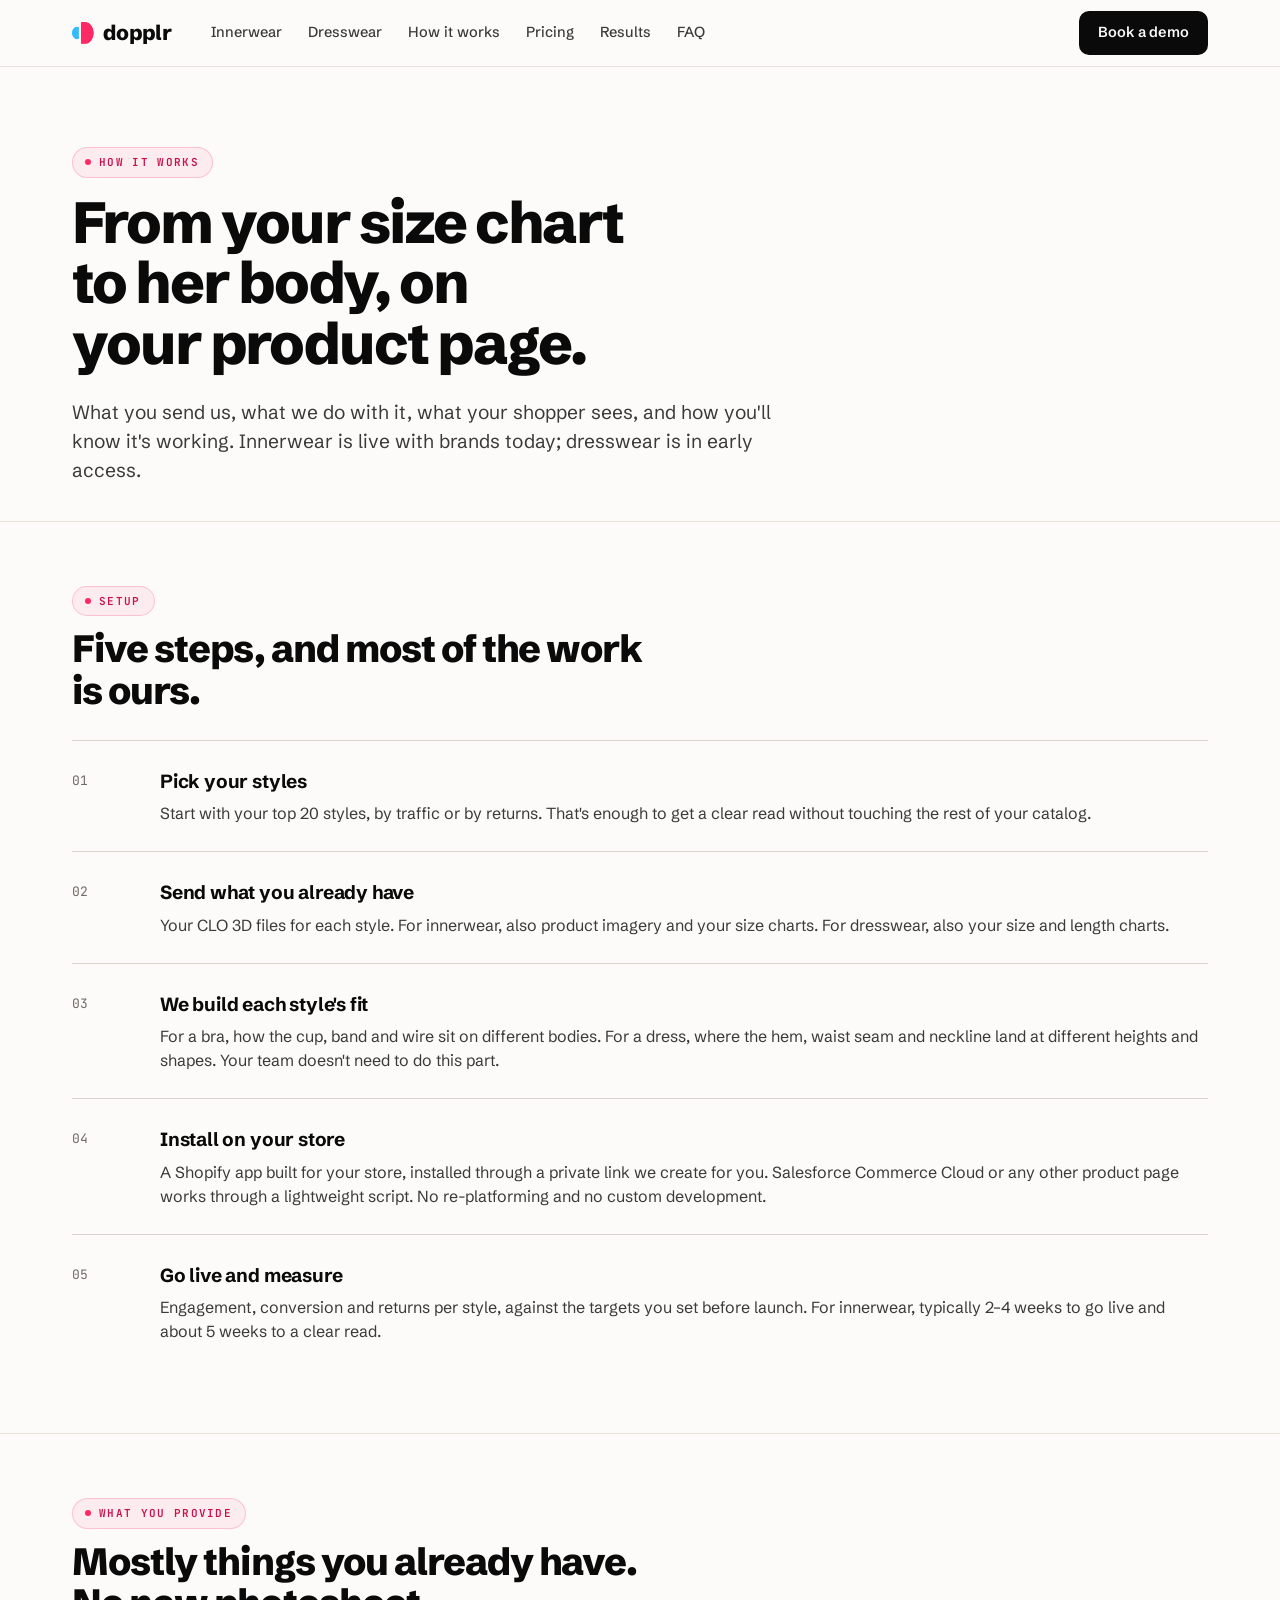
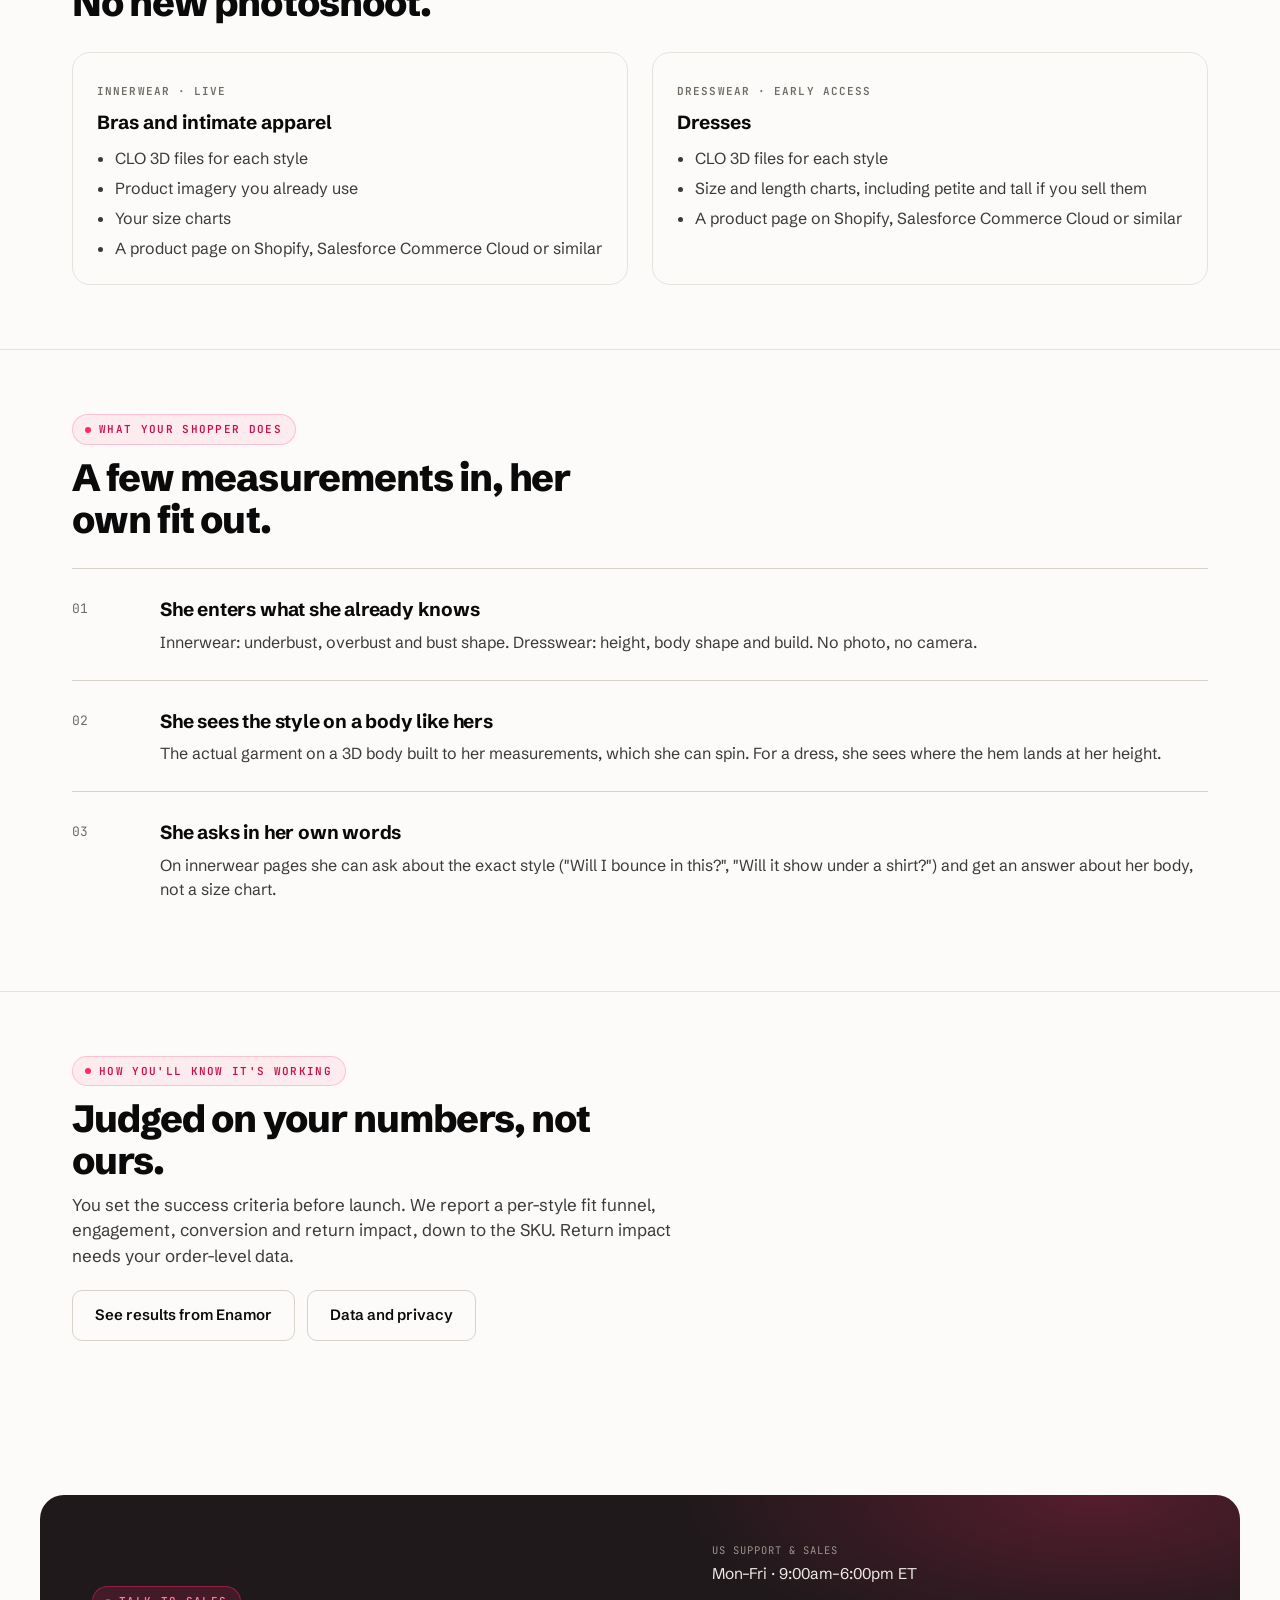
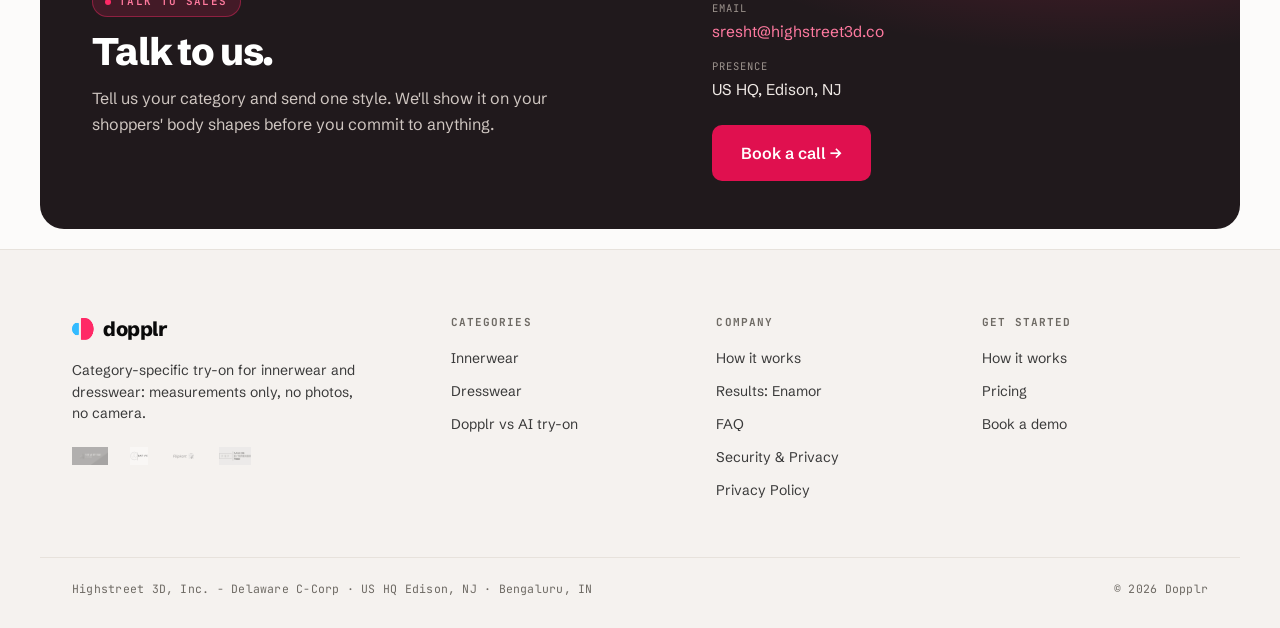
<file: how-it-works.html>
<!DOCTYPE html>
<html lang="en">
<head>
<meta charset="UTF-8" />
<meta name="viewport" content="width=device-width, initial-scale=1.0" />
<title>How Dopplr works: setup, what you send, what shoppers see | Dopplr</title>
<meta name="description" content="How Dopplr goes live on your product pages: pick your styles, send the garment data you already have, install on Shopify, and measure conversion and returns." />
<link rel="canonical" href="https://dopplr.info/how-it-works" />
<meta property="og:type" content="website" />
<meta property="og:site_name" content="Dopplr" />
<meta property="og:title" content="How Dopplr works: setup, what you send, what shoppers see" />
<meta property="og:description" content="How Dopplr goes live on your product pages: pick your styles, send the garment data you already have, install on Shopify, and measure conversion and returns." />
<meta property="og:url" content="https://dopplr.info/how-it-works" />
<meta property="og:image" content="https://dopplr.info/public/assets/og/dopplr-og.png" />
<meta name="twitter:card" content="summary_large_image" />
<script type="application/ld+json">
{"@context": "https://schema.org", "@type": "HowTo", "name": "How to put Dopplr live on your product pages", "step": [{"@type": "HowToStep", "name": "Pick your styles"}, {"@type": "HowToStep", "name": "Send what you already have"}, {"@type": "HowToStep", "name": "We build each style's fit"}, {"@type": "HowToStep", "name": "Install on your store"}, {"@type": "HowToStep", "name": "Go live and measure"}]}
</script>
<script type="application/ld+json">
{"@context": "https://schema.org", "@type": "BreadcrumbList", "itemListElement": [{"@type": "ListItem", "position": 1, "name": "Dopplr", "item": "https://dopplr.info/"}, {"@type": "ListItem", "position": 2, "name": "How it works", "item": "https://dopplr.info/how-it-works"}]}
</script>
<link rel="icon" href="public/assets/logos/dopplr-mark.png" />
<link rel="preconnect" href="https://fonts.googleapis.com" />
<link rel="preconnect" href="https://fonts.gstatic.com" crossorigin />
<link href="https://fonts.googleapis.com/css2?family=Schibsted+Grotesk:wght@400;500;600;700;800&family=JetBrains+Mono:wght@500;600&display=swap" rel="stylesheet" />
<style>
  :root{
    --bg:#FCFBFA; --bg-alt:#F5F2EF; --ink:#0A0A0A; --ink-2:#3A3A3A; --muted:#6E6A64;
    --line:#E7E2DC; --line-2:#D8D2CA; --accent:#FF2966; --accent-deep:#E0104F; --accent-text:#C8104A; --accent-btn:#E0104F;
    --blush:#F3DED6; --blush-2:#E9C7BC; --char:#20191c;
    --sans:"Schibsted Grotesk",system-ui,-apple-system,sans-serif;
    --mono:"JetBrains Mono",ui-monospace,SFMono-Regular,Menlo,monospace;
    --wrap:1200px;
  }
  @media (prefers-color-scheme:dark){:root{
    --accent-text:#FF5C8A; --accent-btn:#E0104F;
    --bg:#131011; --bg-alt:#1b1618; --ink:#f4efec; --ink-2:#cdc5c0; --muted:#9c938d;
    --line:#2c2528; --line-2:#3a3236; --blush:#3a2a2c; --blush-2:#4a3236;
  }}
  *{box-sizing:border-box;margin:0;padding:0}
  html{scroll-behavior:smooth}
  body{font-family:var(--sans);background:var(--bg);color:var(--ink);line-height:1.5;-webkit-font-smoothing:antialiased}
  a{color:inherit;text-decoration:none}
  .wrap{max-width:var(--wrap);margin:0 auto;padding:0 32px}
  .mono{font-family:var(--mono)}

  /* ── header ─────────────────────────────────────────────── */
  header{position:sticky;top:0;z-index:50;background:color-mix(in srgb,var(--bg) 86%,transparent);backdrop-filter:blur(12px);-webkit-backdrop-filter:blur(12px);border-bottom:1px solid var(--line)}
  .nav{display:flex;align-items:center;gap:32px;height:66px}
  .brand{display:flex;align-items:center;gap:9px;font-weight:800;font-size:21px;letter-spacing:-0.03em}
  .brand img{width:22px;height:22px}
  .nav-links{display:flex;gap:26px;margin-left:8px}
  .nav-links a{font-size:14.5px;color:var(--ink-2);font-weight:500;transition:color .15s}
  .nav-links a:hover{color:var(--ink)}
  .nav-links a .caret{color:var(--muted);font-size:11px}
  .nav-cta{margin-left:auto;display:flex;align-items:center;gap:16px}
  .link-cta{font-size:14.5px;font-weight:600;color:var(--ink)}
  .link-cta:hover{color:var(--accent)}
  .nav-toggle{display:none;width:42px;height:42px;flex:none;align-items:center;justify-content:center;border:1px solid var(--line-2);border-radius:11px;background:var(--bg);color:var(--ink);cursor:pointer}
  .nav-toggle svg{width:21px;height:21px}
  .nav-links a.m-only{display:none}
  .btn{display:inline-flex;align-items:center;gap:8px;font-family:inherit;font-size:14.5px;font-weight:600;border-radius:10px;padding:10px 18px;cursor:pointer;border:1px solid transparent;transition:transform .05s,filter .15s,background .15s,border-color .15s}
  .btn:active{transform:translateY(1px)}
  .btn-primary{background:var(--ink);color:var(--bg)}
  .btn-primary:hover{filter:brightness(1.12)}
  .btn-ghost{background:transparent;color:var(--ink);border-color:var(--line-2)}
  .btn-ghost:hover{border-color:var(--ink);background:color-mix(in srgb,var(--ink) 4%,transparent)}

  /* ── hero ───────────────────────────────────────────────── */
  .hero{position:relative;overflow:hidden}
  .hero-grid{display:grid;grid-template-columns:1.06fr 0.94fr;gap:56px;align-items:center;padding:78px 0 92px;min-height:calc(100vh - 66px)}
  .eyebrow{display:inline-flex;align-items:center;gap:8px;font-family:var(--mono);font-size:11px;font-weight:600;letter-spacing:0.12em;text-transform:uppercase;color:var(--accent);background:rgba(255,41,102,.07);border:1px solid rgba(255,41,102,.22);border-radius:999px;padding:6px 13px 6px 12px}
  .eyebrow::before{content:"";width:6px;height:6px;border-radius:50%;background:var(--accent);flex:none}
  h1{font-size:clamp(38px,5vw,64px);font-weight:800;line-height:1.03;letter-spacing:-0.035em;margin:20px 0 0;text-wrap:balance}
  h1 .chip{display:inline-flex;align-items:center;gap:7px;font-family:var(--mono);font-size:0.66em;font-weight:600;letter-spacing:0;vertical-align:0.06em;
    border:2px solid var(--accent);color:var(--accent);border-radius:12px;padding:2px 12px;line-height:1.1;white-space:nowrap;position:relative;top:-0.04em}
  .subhead{font-size:clamp(17px,1.5vw,20px);color:var(--ink-2);max-width:36ch;margin-top:24px;line-height:1.5}
  .support{display:flex;flex-wrap:wrap;gap:8px;margin-top:26px}
  .support span{font-family:var(--mono);font-size:12px;letter-spacing:0.02em;color:var(--muted);background:var(--bg-alt);border:1px solid var(--line);border-radius:999px;padding:6px 13px}
  .support span b{color:var(--ink);font-weight:600}
  .outcomes{display:flex;align-items:center;flex-wrap:wrap;gap:10px;margin-top:22px}
  .outcomes .oc-label{font-family:var(--mono);font-size:11px;font-weight:600;letter-spacing:0.1em;text-transform:uppercase;color:var(--muted)}
  .oc{display:inline-flex;align-items:center;gap:9px;font-size:14.5px;font-weight:600;color:var(--ink);background:rgba(255,41,102,.07);border:1px solid rgba(255,41,102,.24);border-radius:12px;padding:9px 15px 9px 10px}
  .oc .ic{display:inline-flex;align-items:center;justify-content:center;width:25px;height:25px;border-radius:7px;background:var(--accent);color:#fff;flex:none}
  .oc .ic svg{width:14px;height:14px}
  .cta-row{display:flex;flex-wrap:wrap;gap:12px;margin-top:34px}
  .cta-row .btn{padding:13px 22px;font-size:15px}
  .btn-accent{background:var(--accent);color:#fff}
  .btn-accent:hover{background:var(--accent-deep)}
  .scrollcue{position:absolute;left:32px;bottom:26px;font-family:var(--mono);font-size:11px;letter-spacing:0.1em;text-transform:uppercase;color:var(--muted);display:flex;align-items:center;gap:9px}
  .scrollcue .bar{width:26px;height:1px;background:var(--line-2);position:relative;overflow:hidden}
  .scrollcue .bar::after{content:"";position:absolute;inset:0;width:40%;background:var(--accent);animation:cue 2.4s ease-in-out infinite}
  @keyframes cue{0%{transform:translateX(-120%)}60%,100%{transform:translateX(320%)}}

  /* hero visual — placeholder that teases the live demo (Section 2) */
  .stage{position:relative;aspect-ratio:5/6;border-radius:22px;overflow:hidden;border:1px solid var(--line);
    background:
      radial-gradient(120% 90% at 50% 8%, var(--blush) 0%, var(--blush-2) 42%, var(--char) 128%);
    box-shadow:0 30px 80px -40px rgba(40,20,25,.5)}
  .stage .body{position:absolute;inset:0;
    background:radial-gradient(46% 40% at 50% 44%, rgba(255,255,255,.20), transparent 70%)}
  .stage .grain{position:absolute;inset:0;opacity:.5;mix-blend-mode:soft-light;
    background-image:radial-gradient(rgba(255,255,255,.5) .5px,transparent .5px);background-size:4px 4px}
  .size-tag{position:absolute;left:18px;top:18px;background:var(--bg);color:var(--ink);border-radius:12px;padding:8px 13px;box-shadow:0 6px 20px -8px rgba(0,0,0,.35)}
  .size-tag .k{font-family:var(--mono);font-size:9.5px;letter-spacing:0.12em;text-transform:uppercase;color:var(--muted);display:block}
  .size-tag .v{font-size:19px;font-weight:800;letter-spacing:-0.02em}
  /* pulsing hotspots — previews the demo's cup / band / strap markers */
  .hot{position:absolute;width:14px;height:14px;border-radius:50%;background:#fff;box-shadow:0 0 0 2px var(--accent);cursor:default}
  .hot::after{content:"";position:absolute;inset:-8px;border-radius:50%;border:1.5px solid var(--accent);animation:pulse 2.6s ease-out infinite}
  .hot .lab{position:absolute;left:22px;top:50%;transform:translateY(-50%);white-space:nowrap;font-family:var(--mono);font-size:10.5px;letter-spacing:0.04em;text-transform:uppercase;color:#fff;background:rgba(20,14,16,.62);border-radius:999px;padding:4px 10px;backdrop-filter:blur(4px);opacity:0;transition:opacity .2s}
  .stage:hover .hot .lab{opacity:1}
  /* hotspots are accurate only on the resting view; fade them once it spins */
  #tt .hot{transition:opacity .3s}
  #tt.spun .hot{opacity:0;pointer-events:none}
  .hot.h1{left:41%;top:44%} .hot.h1::after{animation-delay:0s}
  .hot.h2{left:37%;top:62%} .hot.h2::after{animation-delay:.5s}
  .hot.h3{left:56%;top:31%} .hot.h3::after{animation-delay:1s}
  @keyframes pulse{0%{transform:scale(.7);opacity:.9}100%{transform:scale(2.1);opacity:0}}
  .stage .caption{position:absolute;left:16px;right:16px;bottom:14px;font-family:var(--mono);font-size:11px;color:rgba(255,255,255,.9);background:rgba(20,14,16,.5);backdrop-filter:blur(6px);border-radius:10px;padding:9px 12px;line-height:1.4;z-index:4}
  .stage .caption b{color:#fff;font-weight:600}
  /* turntable image: cover-fill the portrait stage, framed on the bust */
  .tt-img{position:absolute;inset:0;width:100%;height:100%;object-fit:cover;object-position:center 26%;
    transform:scale(1.12);transform-origin:center 22%;user-select:none;-webkit-user-drag:none;pointer-events:none;
    opacity:0;transition:opacity .4s}
  .tt-img.ready{opacity:1}
  /* intro: reversed MI10 gesture clip, played once, then it hands off to the turntable */
  .tt-intro{position:absolute;inset:0;width:100%;height:100%;object-fit:cover;object-position:center 26%;
    transform:scale(1.12);transform-origin:center 22%;z-index:3;pointer-events:none;transition:opacity .55s ease}
  .tt-intro.gone{opacity:0}
  #tt{cursor:grab;touch-action:pan-y}
  #tt.grabbing{cursor:grabbing}
  .tt-load{position:absolute;inset:0;display:flex;align-items:center;justify-content:center;z-index:2}
  .tt-load span{width:30px;height:30px;border-radius:50%;border:2.5px solid rgba(255,255,255,.35);border-top-color:#fff;animation:spin 1s linear infinite}
  .tt-load.done{display:none}
  @keyframes spin{to{transform:rotate(360deg)}}
  .tt-cue{position:absolute;left:16px;top:16px;z-index:4;display:inline-flex;align-items:center;gap:7px;
    font-family:var(--mono);font-size:11px;letter-spacing:.03em;color:#fff;background:rgba(20,14,16,.5);
    backdrop-filter:blur(6px);border-radius:999px;padding:6px 12px;transition:opacity .3s}
  .tt-cue.hide{opacity:0}

  /* ── entrance animation ─────────────────────────────────── */
  .reveal{transform:translateY(14px);animation:rise .7s cubic-bezier(.2,.65,.3,1) forwards}
  .d1{animation-delay:.05s}.d2{animation-delay:.15s}.d3{animation-delay:.25s}.d4{animation-delay:.35s}.d5{animation-delay:.45s}
  .stage.reveal{transform:translateY(20px) scale(.99);animation:riseStage .9s cubic-bezier(.2,.65,.3,1) .2s forwards}
  @keyframes rise{to{transform:none}}
  @keyframes riseStage{to{opacity:1;transform:none}}

  /* ── section 2 · live demo ──────────────────────────────── */
  .demo{padding:96px 0 108px;border-top:1px solid var(--line);background:var(--bg-alt)}
  .demo-grid{display:grid;grid-template-columns:1fr auto;gap:64px;align-items:center}
  .demo-copy{max-width:480px}
  .demo-copy h2{font-size:clamp(30px,3.4vw,46px);font-weight:800;letter-spacing:-0.03em;line-height:1.05;margin:16px 0 0;text-wrap:balance}
  .demo-copy p{font-size:17px;color:var(--ink-2);margin-top:18px;max-width:48ch}
  .switcher{display:flex;flex-direction:column;align-items:stretch;gap:6px;background:var(--bg);border:1px solid var(--line);border-radius:18px;padding:8px;width:236px;box-shadow:0 1px 2px rgba(40,20,25,.04)}
  .switch-opt{display:flex;align-items:baseline;gap:7px;text-align:left;font-family:var(--sans);font-size:15px;font-weight:600;color:var(--ink-2);background:transparent;border:0;border-radius:12px;padding:12px 15px;cursor:pointer;white-space:nowrap;transition:background .18s,color .18s}
  .switch-opt span{color:var(--muted);font-weight:500;font-size:13px}
  .switch-opt:hover{color:var(--ink);background:var(--bg-alt)}
  .switch-opt.is-active{background:var(--ink);color:var(--bg)}
  .switch-opt.is-active:hover{background:var(--ink)}
  .switch-opt.is-active span{color:rgba(255,255,255,.7)}
  .demo-phone-col{display:flex;align-items:center;justify-content:flex-end;gap:32px}
  .phone{position:relative;width:330px;flex:none}
  .screen{position:relative;aspect-ratio:360/740;border-radius:34px;overflow:hidden;background:#000;
    border:9px solid #14100f;box-shadow:0 34px 70px -34px rgba(30,15,20,.55),0 2px 0 rgba(255,255,255,.04) inset}
  .screen::before{content:"";position:absolute;top:9px;left:50%;transform:translateX(-50%);width:38%;height:20px;background:#14100f;border-radius:0 0 14px 14px;z-index:3;pointer-events:none}
  .screen iframe{position:absolute;inset:0;width:100%;height:100%;border:0;background:#fff}
  .poster{position:absolute;inset:0;display:flex;flex-direction:column;align-items:center;justify-content:center;gap:20px;
    background:radial-gradient(120% 80% at 50% 0%, var(--blush) 0%, var(--blush-2) 45%, var(--char) 120%);cursor:pointer}
  .poster-name{font-family:var(--mono);font-size:13px;letter-spacing:0.22em;color:rgba(255,255,255,.85);text-transform:uppercase}
  .launch{display:inline-flex;align-items:center;gap:9px;font-family:inherit;font-size:14px;font-weight:600;color:#20191c;background:#fff;border:0;border-radius:999px;padding:12px 20px;cursor:pointer;box-shadow:0 10px 30px -10px rgba(0,0,0,.45);transition:transform .1s,filter .15s}
  .launch:hover{filter:brightness(1.04)} .launch:active{transform:translateY(1px)}
  .phone.loading .poster{pointer-events:none}
  .phone.loading .launch{opacity:0}
  .phone .spin{position:absolute;inset:0;display:none;align-items:center;justify-content:center;z-index:2}
  .phone.loading .spin{display:flex}
  .phone .spin i{width:26px;height:26px;border-radius:50%;border:2.5px solid rgba(255,255,255,.35);border-top-color:#fff;animation:spin 1s linear infinite}
  .demo-note{font-family:var(--mono);font-size:12px;color:var(--muted);margin-top:26px}
  .demo-note b{color:var(--ink)}
  /* product walkthrough video */
  .demo-head{max-width:680px;margin:0 auto;text-align:center}
  .demo-head h2{font-size:clamp(30px,3.4vw,46px);font-weight:800;letter-spacing:-0.03em;line-height:1.05;margin:16px 0 0;text-wrap:balance}
  .demo-head p{font-size:17px;color:var(--ink-2);margin:18px auto 0;max-width:62ch}
  .demo-video{margin:44px auto 0;max-width:1000px}
  .demo-video video{display:block;width:100%;aspect-ratio:16/9;border-radius:20px;border:1px solid var(--line);background:#000;box-shadow:0 30px 70px -34px rgba(30,15,20,.5)}
  .demo-video figcaption{font-family:var(--mono);font-size:12px;color:var(--muted);margin-top:16px;text-align:center}
  .demo-video figcaption b{color:var(--ink)}

  /* ── section 3 · trusted by ─────────────────────────────── */
  .trust{padding:60px 0 64px;border-top:1px solid var(--line)}
  .trust-inner{display:flex;flex-direction:column;align-items:center;text-align:center;gap:30px}
  .trust .eyebrow{margin:0}
  .creds{display:flex;flex-wrap:wrap;align-items:center;justify-content:center;gap:26px 52px}
  .cred-group{display:flex;flex-direction:column;align-items:center;gap:20px}
  .cred-label{font-family:var(--mono);font-size:11px;font-weight:600;letter-spacing:.12em;text-transform:uppercase;color:var(--muted)}
  .cred-label--accent{color:var(--accent)}
  .cred-div{width:1px;height:84px;background:var(--line);flex:none}
  .logos{display:flex;flex-wrap:wrap;align-items:center;justify-content:center;gap:20px 44px}
  .logos img{height:46px;width:auto;object-fit:contain;filter:none;opacity:1}
  .logos img.logo-enamor{height:37px}
  .backed-logos{display:flex;align-items:center;gap:34px;flex-wrap:wrap;justify-content:center}
  .backed-logos img{height:66px;width:auto;object-fit:contain;filter:none;opacity:1}
  @media(max-width:640px){.cred-div{display:none}}

  /* ── section 4 · the commercial problem ─────────────────── */
  .problem{padding:96px 0 108px;border-top:1px solid var(--line);background:var(--bg-alt)}
  .problem-grid{display:grid;grid-template-columns:1fr 1fr;gap:56px 72px;align-items:start}
  .problem-head h2{font-size:clamp(30px,3.4vw,44px);font-weight:800;letter-spacing:-0.03em;line-height:1.08;margin:16px 0 0;max-width:15ch;text-wrap:balance}
  .problem-body p{font-size:17px;line-height:1.6;color:var(--ink-2);margin:0 0 18px;max-width:52ch}
  .problem-body p:last-child{margin-bottom:0}
  .problem-body b{color:var(--ink);font-weight:600}
  .stats{grid-column:1/-1;display:grid;grid-template-columns:repeat(2,minmax(0,1fr));gap:20px;margin-top:24px}
  .stat{background:var(--bg);border:1px solid var(--line);border-radius:16px;padding:28px 30px}
  .stat-n{display:block;font-size:clamp(40px,4.6vw,56px);font-weight:800;letter-spacing:-0.03em;line-height:1;color:var(--accent)}
  .stat-l{display:block;margin-top:14px;font-size:15px;line-height:1.45;color:var(--ink-2);max-width:34ch}
  .stat-src{display:block;margin-top:12px;font-family:var(--mono);font-size:10.5px;letter-spacing:.03em;color:var(--muted)}

  /* ── section 5 · the wedge ──────────────────────────────── */
  .wedge{padding:96px 0 108px;border-top:1px solid var(--line)}
  .wedge-head{max-width:730px}
  .wedge-head h2{font-size:clamp(30px,3.6vw,46px);font-weight:800;letter-spacing:-0.03em;line-height:1.06;margin:16px 0 0;text-wrap:balance}
  .wedge-head p{font-size:18px;line-height:1.6;color:var(--ink-2);margin-top:20px;max-width:60ch}
  .wedge-head em{font-style:italic;color:var(--ink)}
  .wedge-points{display:grid;grid-template-columns:repeat(3,minmax(0,1fr));gap:22px;margin-top:52px}
  .wpoint{border:1px solid var(--line);border-radius:16px;padding:28px 26px;background:var(--bg-alt)}
  .wpoint h3{font-size:19px;font-weight:700;letter-spacing:-0.015em;line-height:1.25;margin:0}
  .wpoint p{font-size:14.5px;line-height:1.52;color:var(--ink-2);margin:12px 0 0}
  .wpoint p b{color:var(--ink);font-weight:600}
  .wedge-punch{margin-top:22px;background:var(--char);color:#F5F2EF;border-radius:18px;padding:36px 42px}
  .wedge-punch p{font-size:clamp(20px,2.3vw,27px);font-weight:600;line-height:1.32;letter-spacing:-0.02em;margin:0;max-width:34ch;text-wrap:balance}
  .wedge-punch b{color:var(--accent);font-weight:600}

  /* ── section 6 · how it works ───────────────────────────── */
  .how{padding:96px 0 108px;border-top:1px solid var(--line);background:var(--bg-alt)}
  .how-head{max-width:640px}
  .how-head h2{font-size:clamp(30px,3.6vw,46px);font-weight:800;letter-spacing:-0.03em;line-height:1.06;margin:16px 0 0;text-wrap:balance}
  .layers{margin-top:34px}
  .layer{display:grid;grid-template-columns:64px 1fr;gap:30px;padding:40px 0;border-top:1px solid var(--line-2)}
  .layer:last-child{border-bottom:1px solid var(--line-2)}
  .layer-n{font-size:34px;font-weight:800;letter-spacing:-0.03em;line-height:.9;color:var(--accent);font-variant-numeric:tabular-nums}
  .layer-body h3{font-size:24px;font-weight:800;letter-spacing:-0.02em;margin:0}
  .layer-body p{font-size:16.5px;line-height:1.6;color:var(--ink-2);margin:14px 0 0;max-width:64ch}
  .layer-body b{color:var(--ink);font-weight:600}
  .qchips{display:flex;flex-wrap:wrap;gap:8px;margin-top:16px}
  .qchip{font-family:var(--sans);font-size:13.5px;color:var(--ink-2);background:var(--bg);border:1px solid var(--line);border-radius:999px;padding:7px 14px}
  .layer-key{margin-top:18px;padding:18px 22px;background:var(--bg);border:1px solid var(--line);border-left:3px solid var(--accent);border-radius:12px;font-size:16px;line-height:1.55;color:var(--ink-2);max-width:62ch}
  .layer-key b{color:var(--ink);font-weight:700}

  /* ── section · product-specific answers (bra types) ─────── */
  .bratypes{padding:96px 0 104px;border-top:1px solid var(--line)}
  .bt-head{max-width:660px}
  .bt-head h2{font-size:clamp(30px,3.6vw,46px);font-weight:800;letter-spacing:-0.03em;line-height:1.06;margin:16px 0 0;text-wrap:balance}
  .bt-head p{font-size:17px;line-height:1.6;color:var(--ink-2);margin-top:18px;max-width:60ch}
  .bt-grid{display:grid;grid-template-columns:repeat(3,1fr);gap:20px;margin-top:48px}
  .bt-card{background:var(--bg-alt);border:1px solid var(--line);border-radius:18px;padding:26px;display:flex;flex-direction:column}
  .bt-ic{width:40px;height:40px;border-radius:11px;background:var(--bg);border:1px solid var(--line);display:flex;align-items:center;justify-content:center;color:var(--accent)}
  .bt-kind{font-family:var(--mono);font-size:11px;letter-spacing:.1em;text-transform:uppercase;color:var(--accent);margin-top:16px}
  .bt-card h3{font-size:19px;font-weight:800;letter-spacing:-0.02em;margin:5px 0 0}
  .bt-impact{font-size:14.5px;line-height:1.55;color:var(--ink-2);margin:10px 0 0}
  .bt-impact b{color:var(--ink);font-weight:600}
  .bt-lbl{display:block;font-family:var(--mono);font-size:10px;letter-spacing:.09em;text-transform:uppercase;color:var(--muted);margin:20px 0 11px;padding-top:18px;border-top:1px solid var(--line-2)}
  .bt-chips{display:flex;flex-direction:column;gap:8px}
  .bt-chips .q{font-size:13.5px;line-height:1.4;color:var(--ink);background:var(--bg);border:1px solid var(--line);border-radius:12px;border-bottom-left-radius:3px;padding:9px 12px}
  .bt-watch{margin-top:22px;align-self:flex-start;display:inline-flex;align-items:center;gap:9px;padding:9px 16px 9px 12px;font-family:inherit;font-size:14px;font-weight:600;color:var(--accent);background:transparent;border:1px solid rgba(255,41,102,.32);border-radius:999px;cursor:pointer;transition:background .18s,border-color .18s,transform .18s}
  .bt-watch:hover{background:rgba(255,41,102,.08);border-color:var(--accent);transform:translateY(-1px)}
  .bt-watch svg{flex:none}
  /* video lightbox */
  .yt-modal{position:fixed;inset:0;z-index:60;display:flex;align-items:center;justify-content:center;padding:24px}
  .yt-modal[hidden]{display:none}
  .yt-backdrop{position:absolute;inset:0;background:rgba(10,8,9,.74);backdrop-filter:blur(4px)}
  .yt-dialog{position:relative;width:min(960px,100%)}
  .yt-frame{position:relative;width:100%;aspect-ratio:16/9;max-height:82vh;background:#000;border-radius:16px;overflow:hidden;box-shadow:0 40px 90px -30px rgba(0,0,0,.7)}
  .yt-frame iframe{position:absolute;inset:0;width:100%;height:100%;border:0}
  .yt-close{position:absolute;top:-46px;right:0;width:38px;height:38px;border-radius:50%;border:0;background:rgba(255,255,255,.16);color:#fff;font-size:22px;line-height:1;cursor:pointer;display:flex;align-items:center;justify-content:center;transition:background .18s}
  .yt-close:hover{background:rgba(255,255,255,.28)}

  /* ── section 8 · results ────────────────────────────────── */
  .results{padding:96px 0 108px;border-top:1px solid var(--line);background:var(--bg-alt)}
  .results-head{max-width:660px}
  .results-head h2{font-size:clamp(30px,3.6vw,46px);font-weight:800;letter-spacing:-0.03em;line-height:1.06;margin:16px 0 0;text-wrap:balance}
  .results-head p{font-size:17px;line-height:1.6;color:var(--ink-2);margin-top:18px;max-width:56ch}
  .rgrid{display:grid;grid-template-columns:repeat(3,1fr);gap:20px;margin-top:46px}
  .rcard{background:var(--bg);border:1px solid var(--line);border-radius:18px;padding:30px 30px 28px}
  .rcard .n{display:block;font-size:clamp(42px,5vw,58px);font-weight:800;letter-spacing:-0.03em;color:var(--accent);line-height:1;font-variant-numeric:tabular-nums}
  .rcard .l{display:block;font-weight:700;font-size:16px;letter-spacing:-0.01em;margin-top:14px}
  .rcard .d{display:block;font-size:13.5px;color:var(--ink-2);margin-top:8px;line-height:1.5}
  .rcard .tag{display:inline-block;margin-top:14px;font-family:var(--mono);font-size:10px;letter-spacing:.08em;text-transform:uppercase;color:var(--muted);border:1px solid var(--line-2);border-radius:999px;padding:3px 9px}
  .attrib{margin-top:22px;font-family:var(--mono);font-size:12px;line-height:1.6;color:var(--muted);max-width:76ch}
  .attrib b{color:var(--ink)}
  .cases{display:grid;grid-template-columns:1fr 1fr;gap:20px;margin-top:34px}
  .case{display:flex;flex-direction:column;background:var(--bg);border:1px solid var(--line);border-radius:18px;padding:26px 28px;text-decoration:none;color:inherit;transition:border-color .2s,transform .2s,box-shadow .2s}
  .case:hover{border-color:var(--ink);transform:translateY(-3px);box-shadow:0 20px 44px -28px rgba(30,15,20,.42)}
  .case-logo{height:26px;width:auto;object-fit:contain;object-position:left;display:block;margin-bottom:16px}
  .case .ck{font-family:var(--mono);font-size:11px;letter-spacing:.1em;text-transform:uppercase;color:var(--accent)}
  .case h3{font-size:21px;font-weight:800;letter-spacing:-0.02em;margin:12px 0 0}
  .case p{font-size:14.5px;color:var(--ink-2);margin-top:9px;line-height:1.5}
  .case .arrow{font-weight:600;font-size:14px;margin-top:20px;display:inline-flex;gap:7px;align-items:center;color:var(--ink)}
  .case .arrow svg{transition:transform .2s}
  .case:hover .arrow svg{transform:translateX(4px)}

  /* ── section 9 · fit intelligence ───────────────────────── */
  .fi{padding:96px 0 108px;border-top:1px solid var(--line)}
  .fi-grid{display:grid;grid-template-columns:1fr 1fr;gap:64px;align-items:center}
  .fi-copy{max-width:520px}
  .fi-copy h2{font-size:clamp(28px,3.2vw,42px);font-weight:800;letter-spacing:-0.03em;line-height:1.1;margin:16px 0 0;text-wrap:balance}
  .fi-copy p{font-size:16.5px;line-height:1.6;color:var(--ink-2);margin-top:18px;max-width:52ch}
  .fi-copy p b{color:var(--ink);font-weight:600}
  .fi-tags{display:flex;flex-wrap:wrap;gap:8px;margin-top:24px}
  .fi-tag{font-family:var(--mono);font-size:11.5px;color:var(--ink-2);background:var(--bg-alt);border:1px solid var(--line);border-radius:999px;padding:7px 13px}
  .fi-panel{background:var(--char);color:#F5F2EF;border-radius:22px;padding:26px 28px 24px;box-shadow:0 40px 80px -40px rgba(30,15,20,.6)}
  .fi-phead{display:flex;align-items:center;justify-content:space-between;padding-bottom:16px;border-bottom:1px solid rgba(255,255,255,.1)}
  .fi-phead .t{font-family:var(--mono);font-size:11px;letter-spacing:.12em;text-transform:uppercase;color:#cabfba;display:flex;align-items:center;gap:8px}
  .fi-phead .t::before{content:"";width:7px;height:7px;border-radius:50%;background:var(--accent);box-shadow:0 0 10px var(--accent)}
  .fi-phead .s{font-family:var(--mono);font-size:10.5px;color:#8b807b}
  .fi-row{padding:17px 0;border-bottom:1px solid rgba(255,255,255,.08)}
  .fi-row:last-of-type{border-bottom:0}
  .fi-row .rl{font-family:var(--mono);font-size:10.5px;letter-spacing:.06em;text-transform:uppercase;color:#8b807b;margin-bottom:10px}
  .bars{display:flex;flex-direction:column;gap:8px}
  .bar{display:flex;align-items:center;gap:11px}
  .bar .bk{font-family:var(--mono);font-size:12px;font-weight:600;width:36px;color:#e8e0db}
  .bar .bt{flex:1;height:8px;background:rgba(255,255,255,.09);border-radius:999px;overflow:hidden}
  .bar .bf{display:block;height:100%;background:linear-gradient(90deg,var(--accent),#ff6f9c);border-radius:999px}
  .fi-val{font-size:16px;font-weight:700;letter-spacing:-0.01em}
  .fi-val .hl{color:#ff6f9c}
  .fi-sub{font-size:12.5px;color:#a99f9a;margin-top:5px;line-height:1.45}
  .fi-quote{font-size:15px;font-style:italic;color:#e8e0db}
  .fi-foot{margin-top:15px;font-family:var(--mono);font-size:10px;letter-spacing:.04em;color:#807570}

  /* ── section 10 · enterprise readiness ──────────────────── */
  .ent{padding:96px 0 108px;border-top:1px solid var(--line);background:var(--bg-alt)}
  .ent-head{max-width:640px}
  .ent-head h2{font-size:clamp(30px,3.6vw,46px);font-weight:800;letter-spacing:-0.03em;line-height:1.06;margin:16px 0 0;text-wrap:balance}
  .ent-head p{font-size:17px;line-height:1.6;color:var(--ink-2);margin-top:18px;max-width:56ch}
  .ent-grid{display:grid;grid-template-columns:repeat(4,1fr);gap:24px;margin-top:48px}
  .ent-col{border-top:2px solid var(--ink);padding-top:22px}
  .ent-ic{width:38px;height:38px;border-radius:11px;display:flex;align-items:center;justify-content:center;background:var(--bg);border:1px solid var(--line);color:var(--accent)}
  .ent-col h3{font-size:17px;font-weight:700;letter-spacing:-0.01em;margin:16px 0 0}
  .ent-col p{font-size:14px;line-height:1.55;color:var(--ink-2);margin-top:10px}
  .ent-col .meta{display:block;font-family:var(--mono);font-size:11px;color:var(--muted);margin-top:12px;letter-spacing:.02em}
  .ent-col .lk{display:inline-flex;align-items:center;gap:6px;font-size:13px;font-weight:600;color:var(--ink);margin-top:12px;text-decoration:none}
  .ent-col .lk svg{transition:transform .2s}
  .ent-col .lk:hover{color:var(--accent)}
  .ent-col .lk:hover svg{transform:translateX(3px)}
  .shopify-app{display:flex;align-items:center;gap:20px;margin-top:34px;padding:20px 26px;background:var(--bg);border:1px solid var(--line);border-radius:16px;text-decoration:none;color:inherit;transition:border-color .2s,transform .2s,box-shadow .2s}
  .shopify-app .sicon{width:44px;height:44px;border-radius:11px;background:#F1F8EA;display:flex;align-items:center;justify-content:center;flex:none}
  .shopify-app .sicon img{width:26px;height:26px}
  .shopify-app .txt{flex:1;min-width:0}
  .shopify-app .txt b{display:block;font-size:16px;font-weight:700;letter-spacing:-0.01em}
  .shopify-app .txt span{display:block;font-size:13.5px;color:var(--ink-2);margin-top:3px}
  .shopify-app .go{flex:none;font-weight:600;font-size:14px;color:#4b7d29;display:inline-flex;gap:7px;align-items:center}
  .shopify-app .go svg{transition:transform .2s}
  .shopify-app:hover .go svg{transform:translateX(4px)}
  .plat-logos{display:flex;align-items:center;gap:18px;margin-top:14px}
  .plat-logos img{height:16px;width:auto;object-fit:contain;opacity:.5}

  /* ── section · rollout & evaluation ─────────────────────── */
  .rollout{padding:96px 0 100px;border-top:1px solid var(--line)}
  .rollout-head{max-width:640px}
  .rollout-head h2{font-size:clamp(30px,3.6vw,46px);font-weight:800;letter-spacing:-0.03em;line-height:1.06;margin:16px 0 0;text-wrap:balance}
  .rollout-head p{font-size:17px;line-height:1.6;color:var(--ink-2);margin-top:18px;max-width:58ch}
  .rollout-head p b{color:var(--ink);font-weight:600}
  .phases2{display:grid;grid-template-columns:repeat(3,1fr);gap:20px;margin-top:50px;align-items:stretch}
  .phase2{position:relative;border:1px solid var(--line);border-radius:18px;padding:28px;background:var(--bg-alt);display:flex;flex-direction:column}
  .phase2.lead{border-color:rgba(255,41,102,.35);background:var(--bg);box-shadow:0 26px 54px -36px rgba(255,41,102,.45)}
  .phase2 .pn{font-family:var(--mono);font-size:12px;font-weight:600;color:var(--accent);letter-spacing:.05em}
  .phase2 h3{font-size:21px;font-weight:800;letter-spacing:-0.02em;margin:13px 0 0}
  .phase2 p{font-size:14.5px;line-height:1.55;color:var(--ink-2);margin:11px 0 0}
  .phase2 .pmeta{display:flex;flex-wrap:wrap;gap:8px;margin-top:16px}
  .phase2 .pmeta span{font-family:var(--mono);font-size:11.5px;color:var(--ink);background:var(--bg-alt);border:1px solid var(--line-2);border-radius:999px;padding:6px 11px}
  .phase2 .pmeta span.hl{color:var(--accent);border-color:rgba(255,41,102,.4);background:rgba(255,41,102,.06)}
  .spec{margin-top:18px;display:flex;flex-direction:column}
  .spec .r{display:flex;justify-content:space-between;align-items:baseline;gap:14px;padding:11px 0;border-top:1px solid var(--line)}
  .spec .r:last-of-type{border-bottom:1px solid var(--line)}
  .spec dt{font-family:var(--mono);font-size:11px;letter-spacing:.06em;text-transform:uppercase;color:var(--muted)}
  .spec dd{font-size:15px;font-weight:600;color:var(--ink);text-align:right}
  .spec dd.hl{color:var(--accent)}
  .spec-note{font-family:var(--mono);font-size:11.5px;color:var(--muted);margin-top:12px}
  .tag-start{position:absolute;top:-11px;left:24px;font-family:var(--mono);font-size:10px;font-weight:600;letter-spacing:.08em;text-transform:uppercase;color:#fff;background:var(--accent);border-radius:999px;padding:4px 11px}
  .rollout-note{display:flex;align-items:flex-start;gap:13px;margin-top:20px;padding:17px 20px;border:1px solid var(--line);border-left:3px solid var(--accent);border-radius:12px;background:var(--bg-alt)}
  .rollout-note svg{flex:none;color:var(--accent);margin-top:1px}
  .rollout-note p{font-size:14.5px;line-height:1.5;color:var(--ink-2);margin:0}
  .rollout-note b{color:var(--ink);font-weight:600}
  .phases2.two{grid-template-columns:1fr 1fr;margin-top:22px}
  /* scope-your-pilot calculator */
  .scoper{display:grid;grid-template-columns:1fr 1.05fr;border:1px solid rgba(255,41,102,.3);border-radius:20px;overflow:hidden;margin-top:44px;box-shadow:0 30px 62px -42px rgba(255,41,102,.4)}
  .scoper-in{padding:34px 34px 36px;background:var(--bg)}
  .scoper-in .pn{font-family:var(--mono);font-size:12px;font-weight:600;color:var(--accent);letter-spacing:.05em}
  .scoper-in h3{font-size:24px;font-weight:800;letter-spacing:-0.02em;margin:12px 0 0}
  .scoper-lead{font-size:14.5px;line-height:1.55;color:var(--ink-2);margin:10px 0 20px;max-width:44ch}
  .fld{display:block;margin-top:15px;position:relative}
  .fld>span{display:block;font-family:var(--mono);font-size:11px;letter-spacing:.06em;text-transform:uppercase;color:var(--muted);margin-bottom:7px}
  .fld select,.fld input{width:100%;font-family:var(--sans);font-size:15px;font-weight:600;color:var(--ink);background:var(--bg-alt);border:1px solid var(--line-2);border-radius:11px;padding:12px 14px;appearance:none;-webkit-appearance:none}
  .fld select{cursor:pointer}
  .fld select:focus,.fld input:focus{outline:none;border-color:var(--accent);box-shadow:0 0 0 3px rgba(255,41,102,.15)}
  .fld.sel::after{content:"▾";position:absolute;right:15px;bottom:13px;color:var(--muted);pointer-events:none;font-size:12px}
  .scoper-out{padding:32px 34px 34px;background:var(--char);color:#F6F1EE;display:flex;flex-direction:column}
  .scoper-out .eyebrow{background:rgba(255,41,102,.16);border-color:rgba(255,41,102,.4);align-self:flex-start}
  .sc-big{margin-top:18px;font-weight:800;letter-spacing:-0.03em;line-height:1}
  .sc-big span:first-child{font-size:52px;color:#fff;font-variant-numeric:tabular-nums}
  .sc-big .u{font-size:18px;color:#a99f9a;font-weight:600}
  .sc-sub{font-size:15px;color:#cfc6c1;margin-top:9px}
  .sc-sub b{color:#ff7aa0}
  .sc-rec{margin-top:20px;border-top:1px solid rgba(255,255,255,.12)}
  .sc-row{display:flex;justify-content:space-between;align-items:baseline;gap:14px;padding:11px 0;border-bottom:1px solid rgba(255,255,255,.08)}
  .sc-row .k{font-family:var(--mono);font-size:10.5px;letter-spacing:.06em;text-transform:uppercase;color:#9c938d}
  .sc-row .v{font-size:14.5px;font-weight:600;color:#f0eae6}
  .sc-work{margin-top:15px;font-size:12.5px;line-height:1.55;color:#a99f9a}
  .sc-work b{color:#e8e0db;font-weight:600}
  .sc-cta{display:flex;align-items:center;gap:12px;margin-top:auto;padding-top:22px;flex-wrap:wrap}
  .btn-copy{font-family:var(--sans);font-size:14px;font-weight:600;color:#f0eae6;background:rgba(255,255,255,.06);border:1px solid rgba(255,255,255,.18);border-radius:999px;padding:12px 18px;cursor:pointer;transition:.18s;display:inline-flex;align-items:center;gap:8px}
  .btn-copy:hover{background:rgba(255,255,255,.12);border-color:rgba(255,255,255,.32)}
  .btn-copy.done{color:#7ee0a0;border-color:rgba(126,224,160,.45)}

  /* ── section 11 · pricing band ──────────────────────────── */
  .priceband{padding:92px 0 100px;border-top:1px solid var(--line)}
  .pb-inner{display:flex;align-items:center;justify-content:space-between;gap:48px;background:var(--bg-alt);border:1px solid var(--line);border-radius:22px;padding:46px 50px}
  .pb-copy{max-width:640px}
  .pb-copy .eyebrow{margin-bottom:14px}
  .pb-copy h2{font-size:clamp(26px,3vw,38px);font-weight:800;letter-spacing:-0.03em;line-height:1.08;margin:0;text-wrap:balance}
  .pb-copy p{font-size:16px;line-height:1.6;color:var(--ink-2);margin-top:14px;max-width:60ch}
  .pb-cta{flex:none}
  .pb-cta .btn{font-size:15.5px;padding:14px 26px}
  .pb-note{display:block;font-family:var(--mono);font-size:11px;color:var(--muted);margin-top:12px;text-align:center}

  /* ── section 12 · close ─────────────────────────────────── */
  .close{position:relative;background:var(--char);color:#F6F1EE;padding:118px 0;overflow:hidden;text-align:center;border-top:1px solid var(--line)}
  .close::before{content:"";position:absolute;inset:0;background:radial-gradient(58% 62% at 50% -4%,rgba(255,41,102,.26),transparent 68%);pointer-events:none}
  .close-inner{position:relative;max-width:780px;margin:0 auto;display:flex;flex-direction:column;align-items:center}
  .close .eyebrow{margin-bottom:22px;background:rgba(255,41,102,.14);border-color:rgba(255,41,102,.36)}
  .close h2{font-size:clamp(34px,5vw,60px);font-weight:800;letter-spacing:-0.035em;line-height:1.02;margin:0;text-wrap:balance}
  .close p{font-size:19px;line-height:1.55;color:#cfc6c1;margin:22px 0 0;max-width:56ch}
  .close-cta{display:flex;flex-direction:column;align-items:center;gap:15px;margin-top:36px}
  .close-cta .btn{font-size:16px;padding:15px 30px}
  .close-note{font-family:var(--mono);font-size:12.5px;color:#a99f9a}

  /* ── footer ─────────────────────────────────────────────── */
  .site-foot{background:var(--bg-alt);border-top:1px solid var(--line);padding:64px 0 30px}
  .foot-grid{display:grid;grid-template-columns:1.5fr 1fr 1fr 1fr;gap:40px}
  .foot-brand .brand{display:inline-flex;align-items:center;gap:9px;font-weight:800;font-size:20px;letter-spacing:-0.02em;color:var(--ink);text-decoration:none}
  .foot-brand .brand img{width:22px;height:22px}
  .foot-brand>p{font-size:14px;line-height:1.55;color:var(--ink-2);margin:14px 0 0;max-width:32ch}
  .foot-backers{display:flex;align-items:center;gap:22px;margin-top:22px;flex-wrap:wrap}
  .foot-backers img{height:18px;width:auto;object-fit:contain;filter:grayscale(1);opacity:.42;transition:.2s}
  .foot-backers img:hover{filter:grayscale(0);opacity:1}
  .foot-col h4,.foot-col h3.fh{font-family:var(--mono);font-size:11px;letter-spacing:.1em;text-transform:uppercase;color:var(--muted);margin:0 0 12px}
  .foot-col a{display:block;font-size:14px;color:var(--ink-2);text-decoration:none;padding:6px 0;transition:color .15s}
  .foot-col a:hover{color:var(--accent)}
  .foot-base{display:flex;justify-content:space-between;align-items:center;gap:16px;margin-top:50px;padding-top:22px;border-top:1px solid var(--line);flex-wrap:wrap}
  .foot-base span{font-family:var(--mono);font-size:11.5px;color:var(--muted);letter-spacing:.02em}

  /* ── us team / sales contact ────────────────────────────── */
  /* faq (GEO / answer content) */
  .faq{padding:92px 0 20px;border-top:1px solid var(--line)}
  .faq-head{max-width:680px}
  .faq-head h2{font-size:clamp(30px,3.4vw,44px);font-weight:800;letter-spacing:-0.03em;line-height:1.06;margin:16px 0 0;text-wrap:balance}
  .faq-head p{font-size:17px;line-height:1.6;color:var(--ink-2);margin-top:16px;max-width:60ch}
  .faq-list{margin-top:40px;border-top:1px solid var(--line)}
  .faq-item{border-bottom:1px solid var(--line)}
  .faq-item summary{list-style:none;cursor:pointer;display:flex;align-items:flex-start;gap:16px;padding:22px 0;font-size:18px;font-weight:700;letter-spacing:-0.015em;color:var(--ink)}
  .faq-item summary::-webkit-details-marker{display:none}
  .faq-item summary .fq-ic{flex:none;width:26px;height:26px;border-radius:8px;border:1px solid var(--line-2);display:flex;align-items:center;justify-content:center;color:var(--accent);transition:transform .2s}
  .faq-item[open] summary .fq-ic{transform:rotate(45deg)}
  .faq-item .fq-a{font-size:15.5px;line-height:1.62;color:var(--ink-2);max-width:74ch;padding:0 0 24px 42px}
  .faq-item .fq-a b{color:var(--ink);font-weight:600}
  @media (max-width:560px){.faq-item .fq-a{padding-left:0}.faq-item summary{font-size:16.5px}}
  .contact{padding:90px 0 20px}
  .contact-card{position:relative;overflow:hidden;background:var(--char);color:#F6F1EE;border-radius:24px;padding:48px 52px}
  .contact-card::before{content:"";position:absolute;inset:0;background:radial-gradient(52% 72% at 88% 0%,rgba(255,41,102,.24),transparent 66%);pointer-events:none}
  .contact-inner{position:relative;display:grid;grid-template-columns:1.2fr 1fr;gap:48px;align-items:center}
  .contact .eyebrow{background:rgba(255,41,102,.16);border-color:rgba(255,41,102,.4)}
  .contact h2{font-size:clamp(26px,3vw,40px);font-weight:800;letter-spacing:-0.03em;line-height:1.08;margin:14px 0 0;color:#fff}
  .contact>.contact-card p{font-size:16px;line-height:1.6;color:#cfc6c1;margin-top:14px;max-width:48ch}
  .cmeta{display:flex;flex-direction:column;gap:16px}
  .cmeta .row{display:flex;flex-direction:column;gap:3px}
  .cmeta .k{font-family:var(--mono);font-size:10.5px;letter-spacing:.1em;text-transform:uppercase;color:#9c938d}
  .cmeta .v{font-size:15.5px;color:#f0eae6}
  .cmeta .v a{color:#ff7aa0;text-decoration:none}
  .cbook{margin-top:8px}
  .cbook .btn{font-size:16px;padding:15px 28px}

  @media (max-width:900px){
    .demo-grid{grid-template-columns:1fr;gap:40px}
    .demo-copy{max-width:none}
    .demo-copy h2{font-size:28px}
    .demo-phone-col{flex-direction:column;justify-content:center;gap:24px}
    .switcher{width:min(340px,86vw)}
    .phone{width:min(330px,82vw)}
    .problem-grid{grid-template-columns:1fr;gap:32px}
    .problem-head h2{font-size:27px;max-width:none}
    .stats{grid-template-columns:1fr;margin-top:8px}
    .wedge-head h2{font-size:27px}
    .wedge-points{grid-template-columns:1fr;gap:14px;margin-top:36px}
    .wedge-punch{padding:28px 26px}
    .how-head h2{font-size:27px}
    .bt-head h2{font-size:27px}
    .bt-grid{grid-template-columns:1fr;gap:14px;margin-top:34px}
    .layer{grid-template-columns:44px 1fr;gap:16px;padding:30px 0}
    .layer-n{font-size:26px}
    .layer-body h3{font-size:21px}
    .results-head h2{font-size:27px}
    .rgrid{grid-template-columns:1fr;gap:14px;margin-top:34px}
    .cases{grid-template-columns:1fr;gap:14px}
    .fi-grid{grid-template-columns:1fr;gap:36px}
    .fi-copy{max-width:none}
    .fi-copy h2{font-size:26px}
    .ent-head h2{font-size:27px}
    .ent-grid{grid-template-columns:repeat(2,1fr);gap:28px 22px;margin-top:36px}
    .rollout-head h2{font-size:27px}
    .phases2{grid-template-columns:1fr;gap:14px;margin-top:38px}
    .scoper{grid-template-columns:1fr;margin-top:34px}
    .sc-big span:first-child{font-size:44px}
    .pb-inner{flex-direction:column;align-items:flex-start;gap:26px;padding:32px 26px}
    .pb-copy h2{font-size:24px}
    .pb-cta{width:100%}
    .pb-cta .btn{width:100%;justify-content:center}
    .shopify-app{flex-direction:column;align-items:flex-start;gap:14px}
    .close{padding:84px 0}
    .close h2{font-size:32px}
    .close p{font-size:17px}
    .contact{padding:56px 0 10px}
    .contact-card{padding:32px 26px}
    .contact-inner{grid-template-columns:1fr;gap:28px}
    .contact h2{font-size:26px}
    .foot-grid{grid-template-columns:1fr 1fr;gap:32px 24px}
    .foot-brand{grid-column:1/-1}
    .foot-base{flex-direction:column;align-items:flex-start;gap:8px}
    .link-cta{display:none}
    .nav-toggle{display:inline-flex}
    .nav-cta{gap:10px}
    .nav{gap:12px}
    /* nav links become a tap-to-open dropdown panel */
    .nav-links{position:absolute;top:100%;left:0;right:0;flex-direction:column;gap:0;margin:0;
      background:var(--bg);border-bottom:1px solid var(--line);padding:6px 32px 14px;
      box-shadow:0 22px 44px -26px rgba(0,0,0,.32);
      transform:translateY(-10px);opacity:0;pointer-events:none;transition:opacity .18s ease,transform .18s ease}
    header.nav-open .nav-links{transform:none;opacity:1;pointer-events:auto}
    .nav-links a{font-size:16px;color:var(--ink);padding:14px 2px;border-bottom:1px solid var(--line)}
    .nav-links a:last-child{border-bottom:0}
    .nav-links a .caret{display:none}
    .nav-links a.m-only{display:block;color:var(--accent);font-weight:600}
    .hero-grid{grid-template-columns:1fr;gap:36px;padding:48px 0 64px;min-height:0}
    .stage{width:100%;max-width:440px;margin-left:auto;margin-right:auto}
    .scrollcue{display:none}
  }
  /* phone-specific pass */
  @media (max-width:560px){
    .wrap{padding:0 20px}
    .nav-links{padding-left:20px;padding-right:20px}
    .ent-grid{grid-template-columns:1fr;gap:24px}
    .phases2.two{grid-template-columns:1fr}
    .cmeta .k{font-size:10.5px}
  }
  @media (prefers-reduced-motion:reduce){
    .reveal,.stage.reveal{animation:none;opacity:1;transform:none}
    .hot::after,.scrollcue .bar::after{animation:none}
    html{scroll-behavior:auto}
  }

  /* ── dresswear page ─────────────────────────────────────── */
  .vswitch{display:inline-flex;gap:4px;background:var(--bg-alt);border:1px solid var(--line);border-radius:999px;padding:4px;margin-bottom:18px}
  .vswitch a{font-family:var(--mono);font-size:11px;font-weight:600;letter-spacing:.1em;text-transform:uppercase;padding:7px 14px;border-radius:999px;color:var(--muted)}
  .vswitch a.on{background:var(--ink);color:var(--bg)}
  .dstage{position:relative;aspect-ratio:3/4;border-radius:22px;overflow:hidden;border:1px solid var(--line);background:#2a2422;cursor:grab;user-select:none;touch-action:pan-y;box-shadow:0 30px 60px -30px rgba(0,0,0,.35)}
  .dstage:active{cursor:grabbing}
  .dstage img{position:absolute;inset:0;width:100%;height:100%;object-fit:cover;object-position:center top;display:block;-webkit-user-drag:none}
  .dstage .tag{position:absolute;left:14px;top:14px;z-index:3;font-family:var(--mono);font-size:11px;letter-spacing:.04em;color:#fff;background:rgba(20,14,16,.55);backdrop-filter:blur(6px);border-radius:999px;padding:6px 11px}
  .dstage .cue{position:absolute;right:14px;top:14px;z-index:3;display:flex;align-items:center;gap:6px;font-family:var(--mono);font-size:11px;letter-spacing:.03em;color:#fff;background:rgba(20,14,16,.5);backdrop-filter:blur(6px);border-radius:999px;padding:6px 11px}
  .dstage .caption{position:absolute;left:14px;right:14px;bottom:14px;z-index:3;font-family:var(--mono);font-size:11px;color:rgba(255,255,255,.92);background:rgba(20,14,16,.5);backdrop-filter:blur(6px);border-radius:10px;padding:9px 12px;line-height:1.4}
  .dstage .caption b{color:#fff;font-weight:600}
  .picker{display:flex;flex-wrap:wrap;gap:8px;margin-top:14px}
  .picker .lbl{width:100%;font-family:var(--mono);font-size:10.5px;letter-spacing:.1em;text-transform:uppercase;color:var(--muted)}
  .picker button{font-family:inherit;font-size:13.5px;font-weight:600;color:var(--ink-2);background:var(--bg-alt);border:1px solid var(--line);border-radius:999px;padding:7px 14px;cursor:pointer;transition:background .15s,color .15s,border-color .15s}
  .picker button[aria-pressed="true"]{background:var(--ink);color:var(--bg);border-color:var(--ink)}
  .hem{padding:96px 0 108px;border-top:1px solid var(--line)}
  .hem-head{max-width:720px}
  .hem-head h2{font-size:clamp(30px,3.6vw,46px);font-weight:800;letter-spacing:-0.03em;line-height:1.06;margin:16px 0 0;text-wrap:balance}
  .hem-head p{font-size:17px;line-height:1.6;color:var(--ink-2);margin-top:18px;max-width:60ch}
  .hem-row{display:grid;grid-template-columns:repeat(4,minmax(0,1fr));gap:18px;margin-top:48px;align-items:start}
  .hem-card{position:relative}
  .hem-fig{position:relative;aspect-ratio:9/16;border-radius:16px;overflow:hidden;border:1px solid var(--line);background:#2a2422}
  .hem-fig img{width:100%;height:100%;object-fit:cover;display:block}
  .hem-line{position:absolute;left:0;right:0;height:0;border-top:2px dashed var(--accent);z-index:2}
  .hem-line span{position:absolute;right:8px;top:-24px;font-family:var(--mono);font-size:10.5px;font-weight:600;letter-spacing:.04em;color:#fff;background:var(--accent);border-radius:999px;padding:3px 8px;white-space:nowrap}
  .hem-floor{position:absolute;left:0;right:0;border-top:1px solid rgba(255,255,255,.55);z-index:2}
  .hem-meta{margin-top:14px}
  .hem-meta .h{font-size:22px;font-weight:800;letter-spacing:-0.02em;font-variant-numeric:tabular-nums}
  .hem-meta .h small{font-size:13px;font-weight:500;color:var(--muted);margin-left:6px}
  .hem-meta .w{font-size:13.5px;line-height:1.45;color:var(--ink-2);margin-top:4px}
  .hem-meta .w b{color:var(--ink);font-weight:600}
  .hem-note{margin-top:28px;font-family:var(--mono);font-size:12px;color:var(--muted);max-width:70ch}
  .shapes{padding:96px 0 108px;border-top:1px solid var(--line);background:var(--bg-alt)}
  .shape-row{display:grid;grid-template-columns:repeat(4,minmax(0,1fr));gap:18px;margin-top:48px}
  .shape-card{background:var(--bg);border:1px solid var(--line);border-radius:18px;overflow:hidden}
  .shape-card .fig{aspect-ratio:3/4;background:#2a2422;overflow:hidden}
  .shape-card .fig img{width:100%;height:100%;object-fit:cover;object-position:center 8%;display:block}
  .shape-card .meta{padding:16px 18px 20px}
  .shape-card .k{font-family:var(--mono);font-size:10.5px;letter-spacing:.1em;text-transform:uppercase;color:var(--accent)}
  .shape-card h3{font-size:17px;font-weight:800;letter-spacing:-0.015em;margin:5px 0 0}
  .shape-card p{font-size:13.5px;line-height:1.5;color:var(--ink-2);margin-top:8px}
  .pilot{padding:96px 0 108px;border-top:1px solid var(--line)}
  .pilot-grid{display:grid;grid-template-columns:1.1fr .9fr;gap:56px;align-items:center}
  .pilot h2{font-size:clamp(30px,3.6vw,46px);font-weight:800;letter-spacing:-0.03em;line-height:1.06;margin:16px 0 0;text-wrap:balance}
  .pilot p{font-size:17px;line-height:1.6;color:var(--ink-2);margin-top:18px;max-width:58ch}
  .pilot-card{background:var(--char);color:#f4efec;border-radius:22px;padding:32px}
  .pilot-card .k{font-family:var(--mono);font-size:11px;letter-spacing:.12em;text-transform:uppercase;color:#ff6b95}
  .pilot-card ul{list-style:none;margin-top:18px;display:grid;gap:12px}
  .pilot-card li{display:grid;grid-template-columns:26px 1fr;gap:12px;font-size:15px;line-height:1.5;color:#e8e0dc}
  .pilot-card li .n{font-family:var(--mono);font-size:12px;color:#ff6b95;padding-top:3px}
  .pilot-card li b{color:#fff;font-weight:600}
  .aeo{padding:96px 0 108px;border-top:1px solid var(--line);background:var(--bg-alt)}
  .aeo-grid{display:grid;grid-template-columns:.9fr 1.1fr;gap:56px;align-items:start}
  .aeo h2{font-size:clamp(30px,3.6vw,46px);font-weight:800;letter-spacing:-0.03em;line-height:1.06;margin:16px 0 0;text-wrap:balance}
  .aeo .lead{font-size:17px;line-height:1.6;color:var(--ink-2);margin-top:18px;max-width:56ch}
  .aeo-points{margin-top:28px;display:grid;gap:16px}
  .aeo-pt{display:grid;grid-template-columns:34px 1fr;gap:14px}
  .aeo-pt .ic{width:34px;height:34px;border-radius:10px;background:var(--bg);border:1px solid var(--line);display:flex;align-items:center;justify-content:center;color:var(--accent)}
  .aeo-pt h3{font-size:16px;font-weight:700;letter-spacing:-0.01em;margin:0}
  .aeo-pt p{font-size:14px;line-height:1.5;color:var(--ink-2);margin:4px 0 0}
  .aeo-pt p b{color:var(--ink);font-weight:600}
  .code{background:var(--char);border-radius:22px;overflow:hidden;box-shadow:0 30px 60px -30px rgba(0,0,0,.4)}
  .code-bar{display:flex;align-items:center;justify-content:space-between;padding:12px 18px;border-bottom:1px solid rgba(255,255,255,.08)}
  .code-bar .f{font-family:var(--mono);font-size:11.5px;letter-spacing:.04em;color:#cdc5c0}
  .code-bar .t{font-family:var(--mono);font-size:10px;letter-spacing:.1em;text-transform:uppercase;color:#ff6b95;border:1px solid rgba(255,107,149,.4);border-radius:999px;padding:4px 9px}
  .code pre{margin:0;padding:18px 20px 22px;overflow:auto;white-space:pre-wrap;word-break:break-word;font-family:var(--mono);font-size:12px;line-height:1.55;color:#e8e0dc;tab-size:2}
  .code .k{color:#9ad1ff} .code .s{color:#ffd18a} .code .n{color:#b5e8a3} .code .c{color:#8b8188;font-style:italic} .code .hl{color:#ff6b95}
  .aeo-ask{margin-top:18px;display:grid;gap:8px}
  .aeo-ask .q{font-family:var(--mono);font-size:12px;color:var(--ink-2);background:var(--bg);border:1px solid var(--line);border-radius:12px;padding:9px 12px}
  .aeo-ask .q b{color:var(--accent);font-weight:600}
  @media (max-width:980px){.aeo-grid{grid-template-columns:1fr}}
  @media (max-width:980px){.hem-row,.shape-row{grid-template-columns:repeat(2,minmax(0,1fr))}.pilot-grid{grid-template-columns:1fr}}
  @media (max-width:560px){.hem-row{gap:12px}.hem-meta .h{font-size:18px}}

</style>

<style>
  /* ── hub ─────────────────────────────────────────────── */
  .hub-hero{padding:88px 0 40px}
  .hub-hero h1{font-size:clamp(36px,5.4vw,64px);line-height:1.04;letter-spacing:-.035em;font-weight:800;max-width:18ch;margin:14px 0 22px}
  .hub-hero h1 .hl{color:var(--accent)}
  .hub-hero .subhead{max-width:62ch}
  .cats{padding:24px 0 72px}
  .cat-grid{display:grid;grid-template-columns:repeat(2,minmax(0,1fr));gap:24px}
  .cat{display:flex;flex-direction:column;background:var(--bg-alt);border:1px solid var(--line);border-radius:22px;overflow:hidden;transition:transform .2s,border-color .2s}
  .cat:hover{transform:translateY(-3px);border-color:var(--line-2)}
  .cat-fig{position:relative;aspect-ratio:4/3;background:var(--blush);overflow:hidden}
  .cat-fig img{position:absolute;inset:0;width:100%;height:100%;object-fit:contain}
  .cat-fig img.fill{object-fit:cover;object-position:50% 30%}
  .cat-status{position:absolute;top:16px;left:16px;font-family:var(--mono);font-size:11px;font-weight:600;letter-spacing:.1em;text-transform:uppercase;padding:6px 12px;border-radius:999px}
  .cat-status.live{background:var(--ink);color:var(--bg)}
  .cat-status.new{background:var(--accent);color:#fff}
  .cat-body{padding:28px 28px 26px;display:flex;flex-direction:column;gap:14px;flex:1}
  .cat-k{font-family:var(--mono);font-size:12px;font-weight:600;letter-spacing:.12em;text-transform:uppercase;color:var(--muted)}
  .cat h2{font-size:clamp(24px,2.6vw,32px);line-height:1.12;letter-spacing:-.025em;font-weight:800}
  .cat h2 em{font-style:normal;color:var(--accent)}
  .cat p{color:var(--ink-2);font-size:16px}
  .cat-proof{display:grid;grid-template-columns:repeat(3,minmax(0,1fr));gap:10px;border-top:1px solid var(--line);padding-top:16px}
  .cat-proof .n{display:block;font-size:28px;font-weight:800;letter-spacing:-.03em}
  .cat-proof .l{display:block;font-size:13px;color:var(--muted);line-height:1.35}
  .cat-proof i{font-style:normal;font-family:var(--mono);font-size:10px;text-transform:uppercase;letter-spacing:.08em;display:block;margin-top:2px}
  .cat-asks{list-style:none;border-top:1px solid var(--line);padding-top:16px;display:grid;gap:8px}
  .cat-asks li{font-size:15px;color:var(--ink-2);padding-left:20px;position:relative}
  .cat-asks li::before{content:"";position:absolute;left:0;top:.55em;width:8px;height:8px;border-radius:50%;background:var(--accent)}
  .cat-foot{margin-top:auto;display:flex;align-items:center;justify-content:space-between;gap:12px;flex-wrap:wrap;padding-top:6px}
  .cat-trust{display:flex;align-items:center;gap:12px;font-size:13px;color:var(--muted)}
  .cat-trust img{height:22px;width:auto;opacity:.85}
  .cat-trust img.logo-enamor{height:18px}
  @media (prefers-color-scheme:dark){.cat-trust img{filter:invert(1) grayscale(1);opacity:.75}}
  .cat-go{font-weight:700;color:var(--accent)}
  .cat-note{font-size:12px;color:var(--muted)}
  .why{padding:72px 0;border-top:1px solid var(--line)}
  .qtable{margin-top:32px;border:1px solid var(--line);border-radius:18px;overflow:hidden}
  .qrow{display:grid;grid-template-columns:1.1fr 1.5fr 1.5fr;gap:0}
  .qrow>span{padding:18px 22px;border-top:1px solid var(--line);font-size:15.5px;color:var(--ink-2)}
  .qrow.qhead>span{border-top:0;background:var(--bg-alt);font-family:var(--mono);font-size:12px;font-weight:600;letter-spacing:.1em;text-transform:uppercase;color:var(--ink)}
  .qrow .qk{font-weight:700;color:var(--ink)}
  .installs{margin-top:28px;color:var(--muted);font-size:15px}
  .hub-trust{display:flex;align-items:center;gap:22px;flex-wrap:wrap;margin-top:34px;padding-top:24px;border-top:1px solid var(--line)}
  .ht-group{display:flex;align-items:center;gap:18px;flex-wrap:wrap}
  .ht-label{font-family:var(--mono);font-size:11px;font-weight:600;letter-spacing:.1em;text-transform:uppercase;color:var(--muted)}
  .hub-trust img{height:24px;width:auto;opacity:.85}
  .hub-trust img.logo-enamor{height:18px}
  .ht-div{width:1px;height:28px;background:var(--line-2)}
  @media (prefers-color-scheme:dark){.hub-trust img{filter:invert(1) grayscale(1);opacity:.7}}
  .hub-hero .cta-row{margin-top:26px}
  .start{padding:88px 0;border-top:1px solid var(--line)}
  .start-grid{display:grid;grid-template-columns:repeat(2,minmax(0,1fr));gap:24px;margin-top:32px}
  .start-card{border:1px solid var(--line);border-radius:20px;padding:28px;display:flex;flex-direction:column;gap:16px;background:var(--bg)}
  .start-card h3{font-size:24px;letter-spacing:-.02em;font-weight:800}
  .start-card dl{display:grid;gap:12px}
  .start-card dl div{display:grid;grid-template-columns:130px 1fr;gap:12px;border-top:1px solid var(--line);padding-top:12px}
  .start-card dt{font-family:var(--mono);font-size:11px;font-weight:600;letter-spacing:.08em;text-transform:uppercase;color:var(--muted);padding-top:3px}
  .start-card dd{font-size:15.5px;color:var(--ink-2)}
  .start-card .btn{align-self:flex-start;margin-top:auto}
  @media (max-width:880px){.start-grid{grid-template-columns:1fr}.ht-div{display:none}}
  @media (max-width:560px){.start-card dl div{grid-template-columns:1fr;gap:2px}.start-card{padding:22px 18px}}
  @media (max-width:880px){
    .cat-grid{grid-template-columns:1fr}
    .qrow{grid-template-columns:1fr}
    .qrow.qhead{display:none}
    .qrow>span:not(.qk){border-top:0;padding-top:4px}
    .qrow>span:nth-child(2)::before{content:"Innerwear · ";font-weight:700;color:var(--ink)}
    .qrow>span:nth-child(3)::before{content:"Dresswear · ";font-weight:700;color:var(--ink)}
  }
  @media (max-width:560px){.cat-body{padding:22px 18px}.cat-proof{grid-template-columns:1fr}.hub-hero{padding:56px 0 24px}}
</style>
<link rel="stylesheet" href="public/css/site.css" />
</head>
<body>

<header>
  <nav class="wrap nav">
    <a class="brand" href="index.html"><img src="public/assets/logos/dopplr-mark.png" alt="" />dopplr</a>
    <div class="nav-links" id="nav-links">
      <a href="innerwear.html">Innerwear</a>
      <a href="dresswear.html">Dresswear</a>
      <a href="how-it-works.html" aria-current="page">How it works</a>
      <a href="pricing.html">Pricing</a>
      <a href="results-enamor.html">Results</a>
      <a href="faq.html">FAQ</a>
      <a class="m-only" href="https://calendar.app.google/67bdHT71dR5V6fka7" target="_blank" rel="noopener">Book a demo</a>
    </div>
    <div class="nav-cta">
      <a class="btn btn-primary" href="https://calendar.app.google/67bdHT71dR5V6fka7" target="_blank" rel="noopener">Book a demo</a>
      <button class="nav-toggle" type="button" aria-label="Open menu" aria-expanded="false" aria-controls="nav-links">
        <svg viewBox="0 0 24 24" fill="none" stroke="currentColor" stroke-width="2" stroke-linecap="round"><path d="M4 7h16M4 12h16M4 17h16"/></svg>
      </button>
    </div>
  </nav>
</header>

<main id="top">
  <section class="page-hero" id="hero">
    <div class="wrap">
      <span class="eyebrow">How it works</span>
      <h1>From your size chart to her body, on your product page.</h1>
      <p class="subhead">What you send us, what we do with it, what your shopper sees, and how you'll know it's working. Innerwear is live with brands today; dresswear is in early access.</p>
    </div>
  </section>

  <section class="block" id="setup">
    <div class="wrap">
      <span class="eyebrow">Setup</span>
      <h2>Five steps, and most of the work is ours.</h2>
      <ol class="steps">
        <li><div><h3>Pick your styles</h3><p>Start with your top 20 styles, by traffic or by returns. That's enough to get a clear read without touching the rest of your catalog.</p></div></li>
        <li><div><h3>Send what you already have</h3><p>Your CLO 3D files for each style. For innerwear, also product imagery and your size charts. For dresswear, also your size and length charts.</p></div></li>
        <li><div><h3>We build each style's fit</h3><p>For a bra, how the cup, band and wire sit on different bodies. For a dress, where the hem, waist seam and neckline land at different heights and shapes. Your team doesn't need to do this part.</p></div></li>
        <li><div><h3>Install on your store</h3><p>A Shopify app built for your store, installed through a private link we create for you. Salesforce Commerce Cloud or any other product page works through a lightweight script. No re-platforming and no custom development.</p></div></li>
        <li><div><h3>Go live and measure</h3><p>Engagement, conversion and returns per style, against the targets you set before launch. For innerwear, typically 2–4 weeks to go live and about 5 weeks to a clear read.</p></div></li>
      </ol>
    </div>
  </section>

  <section class="block" id="provide">
    <div class="wrap">
      <span class="eyebrow">What you provide</span>
      <h2>Mostly things you already have. No new photoshoot.</h2>
      <div class="two">
        <div class="panel"><span class="tag">Innerwear · Live</span><h3>Bras and intimate apparel</h3><ul><li>CLO 3D files for each style</li><li>Product imagery you already use</li><li>Your size charts</li><li>A product page on Shopify, Salesforce Commerce Cloud or similar</li></ul></div>
        <div class="panel"><span class="tag">Dresswear · Early access</span><h3>Dresses</h3><ul><li>CLO 3D files for each style</li><li>Size and length charts, including petite and tall if you sell them</li><li>A product page on Shopify, Salesforce Commerce Cloud or similar</li></ul></div>
      </div>
    </div>
  </section>

  <section class="block" id="shopper">
    <div class="wrap">
      <span class="eyebrow">What your shopper does</span>
      <h2>A few measurements in, her own fit out.</h2>
      <ol class="steps">
        <li><div><h3>She enters what she already knows</h3><p>Innerwear: underbust, overbust and bust shape. Dresswear: height, body shape and build. No photo, no camera.</p></div></li>
        <li><div><h3>She sees the style on a body like hers</h3><p>The actual garment on a 3D body built to her measurements, which she can spin. For a dress, she sees where the hem lands at her height.</p></div></li>
        <li><div><h3>She asks in her own words</h3><p>On innerwear pages she can ask about the exact style ("Will I bounce in this?", "Will it show under a shirt?") and get an answer about her body, not a size chart.</p></div></li>
      </ol>
    </div>
  </section>

  <section class="block" id="measure">
    <div class="wrap">
      <span class="eyebrow">How you'll know it's working</span>
      <h2>Judged on your numbers, not ours.</h2>
      <p class="lead">You set the success criteria before launch. We report a per-style fit funnel, engagement, conversion and return impact, down to the SKU. Return impact needs your order-level data.</p>
      <div class="cta-row" style="margin-top:22px"><a class="btn btn-ghost" href="results-enamor.html">See results from Enamor</a><a class="btn btn-ghost" href="security.html">Data and privacy</a></div>
    </div>
  </section>

  <section class="contact wrap" id="contact">
    <div class="contact-card">
      <div class="contact-inner">
        <div>
          <span class="eyebrow">Talk to sales</span>
          <h2>Talk to us.</h2>
          <p>Tell us your category and send one style. We'll show it on your shoppers' body shapes before you commit to anything.</p>
        </div>
        <div class="cmeta">
          <div class="row"><span class="k">US support &amp; sales</span><span class="v">Mon–Fri · 9:00am–6:00pm ET</span></div>
          <div class="row"><span class="k">Email</span><span class="v"><a href="mailto:sresht@highstreet3d.co">sresht@highstreet3d.co</a></span></div>
          <div class="row"><span class="k">Presence</span><span class="v">US HQ, Edison, NJ</span></div>
          <div class="cbook"><a class="btn btn-accent" href="https://calendar.app.google/67bdHT71dR5V6fka7" target="_blank" rel="noopener">Book a call →</a></div>
        </div>
      </div>
    </div>
  </section>
</main>

<footer class="site-foot">
  <div class="wrap foot-grid">
    <div class="foot-brand">
      <a class="brand" href="index.html"><img src="public/assets/logos/dopplr-mark.png" alt="" />dopplr</a>
      <p>Category-specific try-on for innerwear and dresswear: measurements only, no photos, no camera.</p>
      <div class="foot-backers">
        <img src="public/assets/logos/cornerstone.png" alt="Cornerstone Ventures" />
        <img src="public/assets/logos/batvc.jpg" alt="BAT VC" />
        <img src="public/assets/logos/flipkart.svg" alt="Flipkart Ventures" />
        <img src="public/assets/logos/fef.png" alt="Fashion Entrepreneur Fund" />
      </div>
    </div>
    <div class="foot-col">
      <h3 class="fh">Categories</h3>
      <a href="innerwear.html">Innerwear</a>
      <a href="dresswear.html">Dresswear</a>
      <a href="compare.html">Dopplr vs AI try-on</a>
    </div>
    <div class="foot-col">
      <h3 class="fh">Company</h3>
      <a href="how-it-works.html">How it works</a>
      <a href="results-enamor.html">Results: Enamor</a>
      <a href="faq.html">FAQ</a>
      <a href="security.html">Security &amp; Privacy</a>
      <a href="privacy.html">Privacy Policy</a>
    </div>
    <div class="foot-col">
      <h3 class="fh">Get started</h3>
      <a href="how-it-works.html">How it works</a>
      <a href="pricing.html">Pricing</a>
      <a href="https://calendar.app.google/67bdHT71dR5V6fka7" target="_blank" rel="noopener">Book a demo</a>
    </div>
  </div>
  <div class="wrap foot-base">
    <span>Highstreet 3D, Inc. - Delaware C-Corp · US HQ Edison, NJ · Bengaluru, IN</span>
    <span>© 2026 Dopplr</span>
  </div>
</footer>

<script>
(function(){
  var tg=document.querySelector(".nav-toggle"), links=document.getElementById("nav-links");
  if(tg&&links) tg.addEventListener("click",function(){ var o=links.classList.toggle("open"); tg.setAttribute("aria-expanded",String(o)); });
})();
</script>
<script src="public/js/site.js" defer></script>
</body>
</html>
</file>
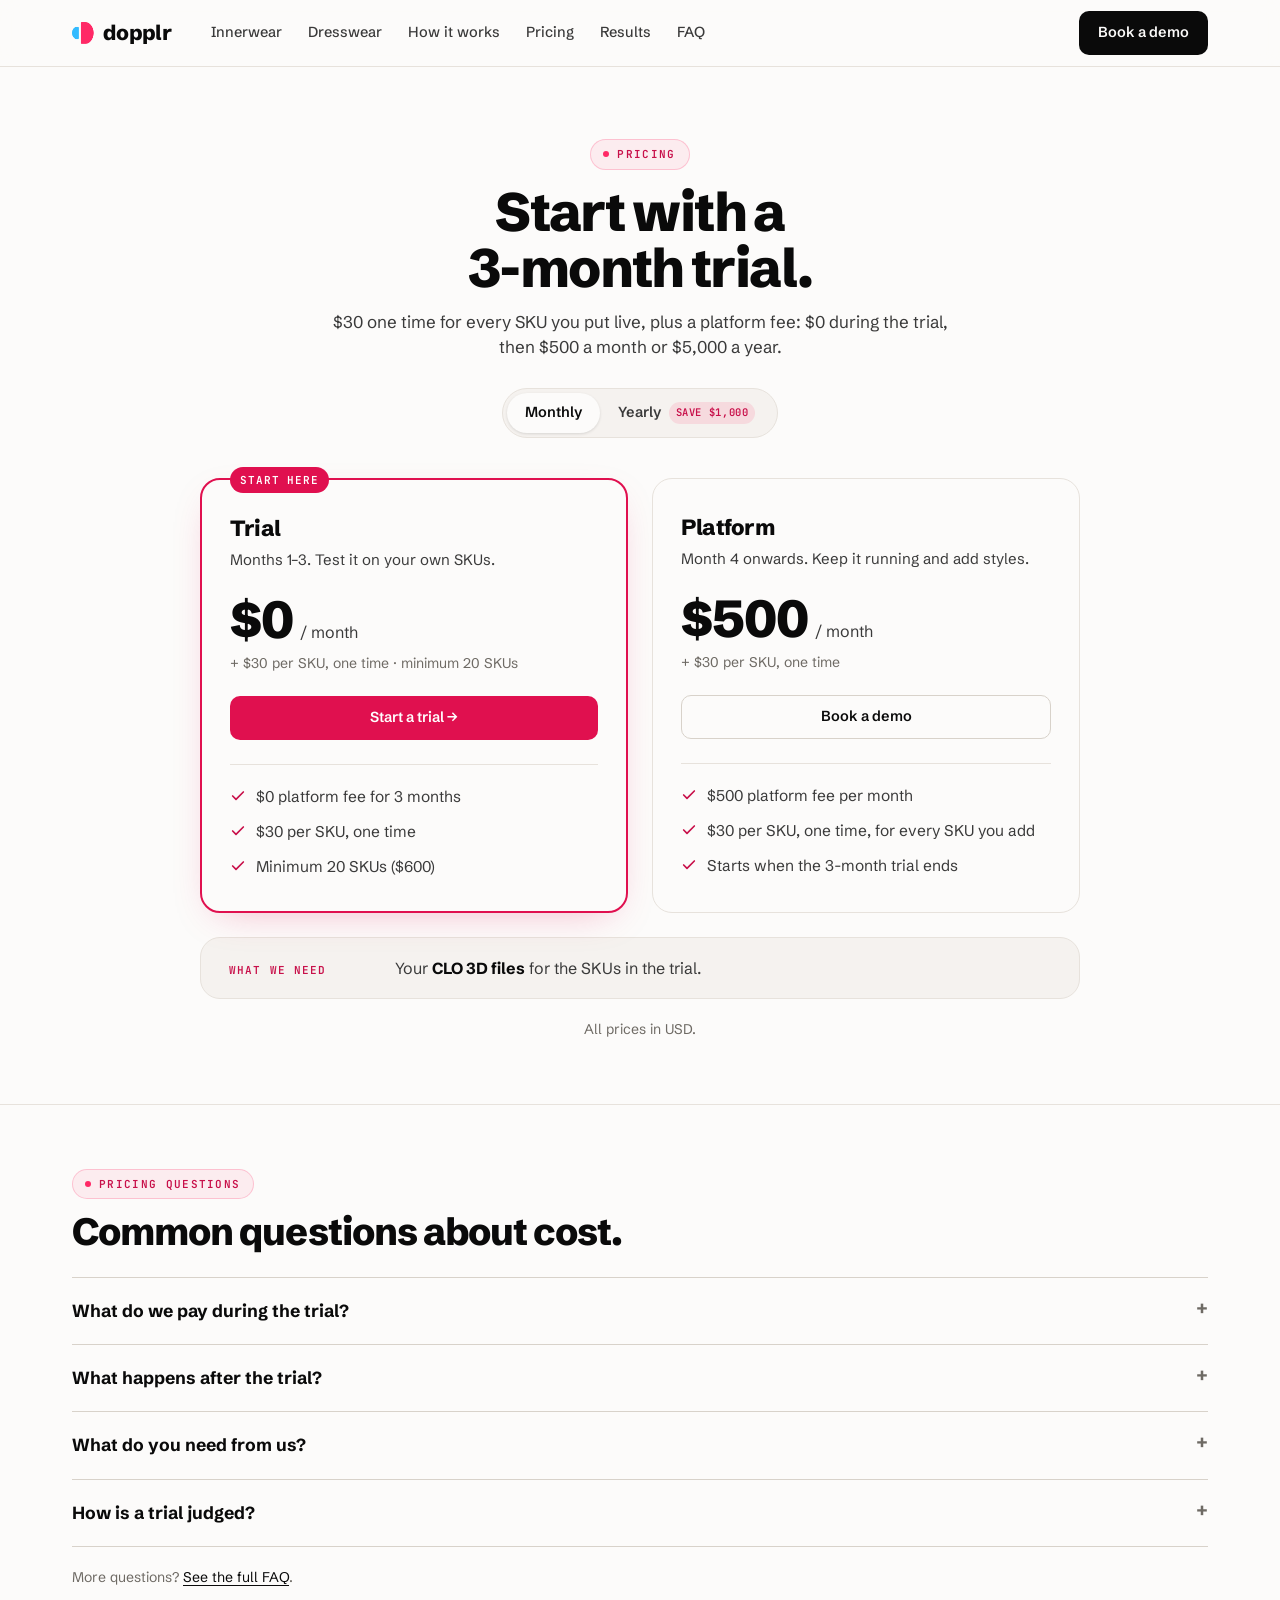
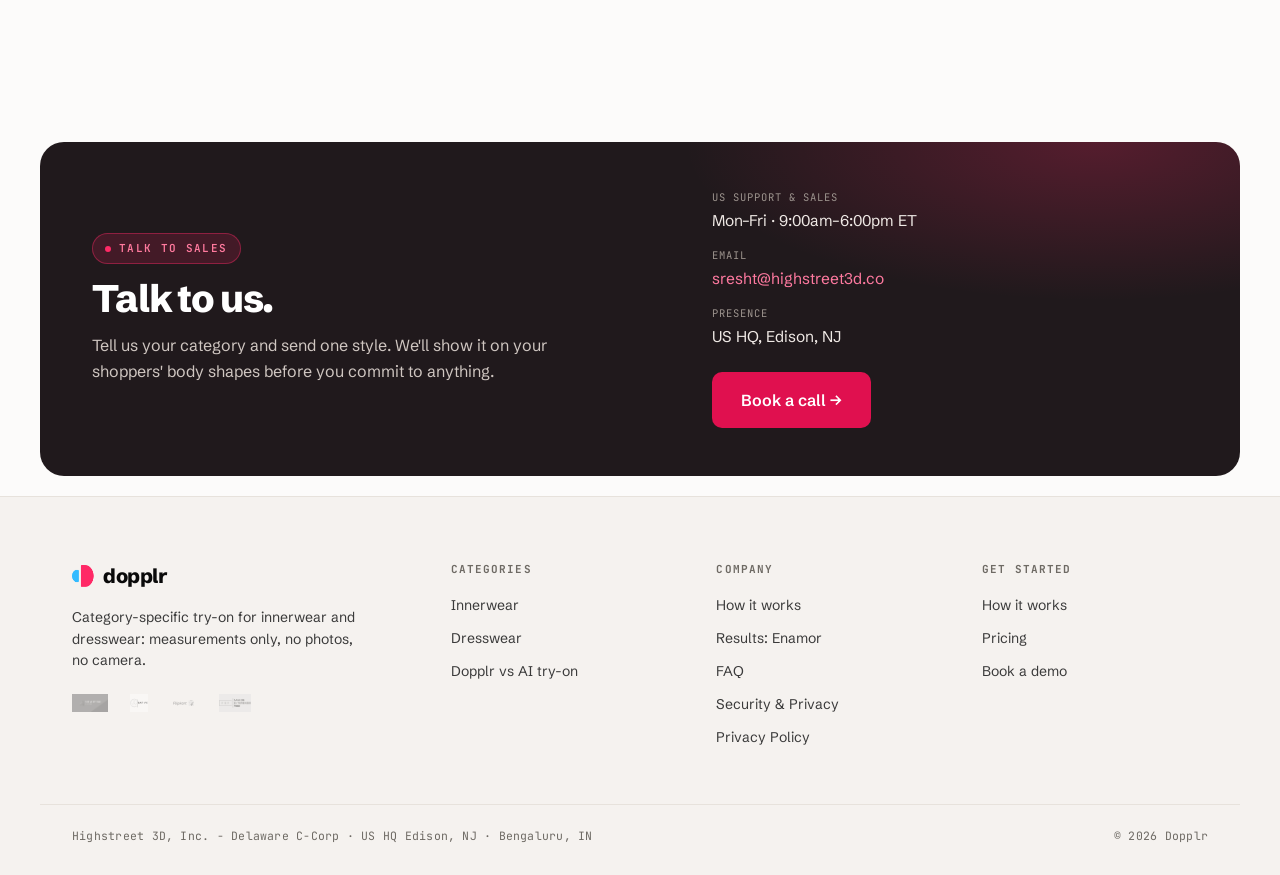
<file: pricing.html>
<!DOCTYPE html>
<html lang="en">
<head>
<meta charset="UTF-8" />
<meta name="viewport" content="width=device-width, initial-scale=1.0" />
<title>Pricing | Dopplr</title>
<meta name="description" content="Dopplr pricing: a 3-month trial with $0 platform fee and $30 per SKU, one time (minimum 20 SKUs). Then $500 a month or $5,000 a year." />
<link rel="canonical" href="https://dopplr.info/pricing" />
<meta property="og:type" content="website" />
<meta property="og:site_name" content="Dopplr" />
<meta property="og:title" content="Dopplr pricing" />
<meta property="og:description" content="Dopplr pricing: a 3-month trial with $0 platform fee and $30 per SKU, one time (minimum 20 SKUs). Then $500 a month or $5,000 a year." />
<meta property="og:url" content="https://dopplr.info/pricing" />
<meta property="og:image" content="https://dopplr.info/public/assets/og/dopplr-og.png" />
<meta name="twitter:card" content="summary_large_image" />
<script type="application/ld+json">
{"@context": "https://schema.org", "@type": "WebPage", "@id": "https://dopplr.info/pricing#page", "url": "https://dopplr.info/pricing", "name": "Dopplr pricing", "description": "Dopplr pricing: a 3-month trial with $0 platform fee and $30 per SKU, one time (minimum 20 SKUs). Then $500 a month or $5,000 a year.", "about": {"@id": "https://dopplr.info/#app"}, "isPartOf": {"@id": "https://dopplr.info/#website"}}
</script>
<script type="application/ld+json">
{"@context": "https://schema.org", "@type": "BreadcrumbList", "itemListElement": [{"@type": "ListItem", "position": 1, "name": "Dopplr", "item": "https://dopplr.info/"}, {"@type": "ListItem", "position": 2, "name": "Pricing", "item": "https://dopplr.info/pricing"}]}
</script>
<link rel="icon" href="public/assets/logos/dopplr-mark.png" />
<link rel="preconnect" href="https://fonts.googleapis.com" />
<link rel="preconnect" href="https://fonts.gstatic.com" crossorigin />
<link href="https://fonts.googleapis.com/css2?family=Schibsted+Grotesk:wght@400;500;600;700;800&family=JetBrains+Mono:wght@500;600&display=swap" rel="stylesheet" />
<style>
  :root{
    --bg:#FCFBFA; --bg-alt:#F5F2EF; --ink:#0A0A0A; --ink-2:#3A3A3A; --muted:#6E6A64;
    --line:#E7E2DC; --line-2:#D8D2CA; --accent:#FF2966; --accent-deep:#E0104F; --accent-text:#C8104A; --accent-btn:#E0104F;
    --blush:#F3DED6; --blush-2:#E9C7BC; --char:#20191c;
    --sans:"Schibsted Grotesk",system-ui,-apple-system,sans-serif;
    --mono:"JetBrains Mono",ui-monospace,SFMono-Regular,Menlo,monospace;
    --wrap:1200px;
  }
  @media (prefers-color-scheme:dark){:root{
    --accent-text:#FF5C8A; --accent-btn:#E0104F;
    --bg:#131011; --bg-alt:#1b1618; --ink:#f4efec; --ink-2:#cdc5c0; --muted:#9c938d;
    --line:#2c2528; --line-2:#3a3236; --blush:#3a2a2c; --blush-2:#4a3236;
  }}
  *{box-sizing:border-box;margin:0;padding:0}
  html{scroll-behavior:smooth}
  body{font-family:var(--sans);background:var(--bg);color:var(--ink);line-height:1.5;-webkit-font-smoothing:antialiased}
  a{color:inherit;text-decoration:none}
  .wrap{max-width:var(--wrap);margin:0 auto;padding:0 32px}
  .mono{font-family:var(--mono)}

  /* ── header ─────────────────────────────────────────────── */
  header{position:sticky;top:0;z-index:50;background:color-mix(in srgb,var(--bg) 86%,transparent);backdrop-filter:blur(12px);-webkit-backdrop-filter:blur(12px);border-bottom:1px solid var(--line)}
  .nav{display:flex;align-items:center;gap:32px;height:66px}
  .brand{display:flex;align-items:center;gap:9px;font-weight:800;font-size:21px;letter-spacing:-0.03em}
  .brand img{width:22px;height:22px}
  .nav-links{display:flex;gap:26px;margin-left:8px}
  .nav-links a{font-size:14.5px;color:var(--ink-2);font-weight:500;transition:color .15s}
  .nav-links a:hover{color:var(--ink)}
  .nav-links a .caret{color:var(--muted);font-size:11px}
  .nav-cta{margin-left:auto;display:flex;align-items:center;gap:16px}
  .link-cta{font-size:14.5px;font-weight:600;color:var(--ink)}
  .link-cta:hover{color:var(--accent)}
  .nav-toggle{display:none;width:42px;height:42px;flex:none;align-items:center;justify-content:center;border:1px solid var(--line-2);border-radius:11px;background:var(--bg);color:var(--ink);cursor:pointer}
  .nav-toggle svg{width:21px;height:21px}
  .nav-links a.m-only{display:none}
  .btn{display:inline-flex;align-items:center;gap:8px;font-family:inherit;font-size:14.5px;font-weight:600;border-radius:10px;padding:10px 18px;cursor:pointer;border:1px solid transparent;transition:transform .05s,filter .15s,background .15s,border-color .15s}
  .btn:active{transform:translateY(1px)}
  .btn-primary{background:var(--ink);color:var(--bg)}
  .btn-primary:hover{filter:brightness(1.12)}
  .btn-ghost{background:transparent;color:var(--ink);border-color:var(--line-2)}
  .btn-ghost:hover{border-color:var(--ink);background:color-mix(in srgb,var(--ink) 4%,transparent)}

  /* ── hero ───────────────────────────────────────────────── */
  .hero{position:relative;overflow:hidden}
  .hero-grid{display:grid;grid-template-columns:1.06fr 0.94fr;gap:56px;align-items:center;padding:78px 0 92px;min-height:calc(100vh - 66px)}
  .eyebrow{display:inline-flex;align-items:center;gap:8px;font-family:var(--mono);font-size:11px;font-weight:600;letter-spacing:0.12em;text-transform:uppercase;color:var(--accent);background:rgba(255,41,102,.07);border:1px solid rgba(255,41,102,.22);border-radius:999px;padding:6px 13px 6px 12px}
  .eyebrow::before{content:"";width:6px;height:6px;border-radius:50%;background:var(--accent);flex:none}
  h1{font-size:clamp(38px,5vw,64px);font-weight:800;line-height:1.03;letter-spacing:-0.035em;margin:20px 0 0;text-wrap:balance}
  h1 .chip{display:inline-flex;align-items:center;gap:7px;font-family:var(--mono);font-size:0.66em;font-weight:600;letter-spacing:0;vertical-align:0.06em;
    border:2px solid var(--accent);color:var(--accent);border-radius:12px;padding:2px 12px;line-height:1.1;white-space:nowrap;position:relative;top:-0.04em}
  .subhead{font-size:clamp(17px,1.5vw,20px);color:var(--ink-2);max-width:36ch;margin-top:24px;line-height:1.5}
  .support{display:flex;flex-wrap:wrap;gap:8px;margin-top:26px}
  .support span{font-family:var(--mono);font-size:12px;letter-spacing:0.02em;color:var(--muted);background:var(--bg-alt);border:1px solid var(--line);border-radius:999px;padding:6px 13px}
  .support span b{color:var(--ink);font-weight:600}
  .outcomes{display:flex;align-items:center;flex-wrap:wrap;gap:10px;margin-top:22px}
  .outcomes .oc-label{font-family:var(--mono);font-size:11px;font-weight:600;letter-spacing:0.1em;text-transform:uppercase;color:var(--muted)}
  .oc{display:inline-flex;align-items:center;gap:9px;font-size:14.5px;font-weight:600;color:var(--ink);background:rgba(255,41,102,.07);border:1px solid rgba(255,41,102,.24);border-radius:12px;padding:9px 15px 9px 10px}
  .oc .ic{display:inline-flex;align-items:center;justify-content:center;width:25px;height:25px;border-radius:7px;background:var(--accent);color:#fff;flex:none}
  .oc .ic svg{width:14px;height:14px}
  .cta-row{display:flex;flex-wrap:wrap;gap:12px;margin-top:34px}
  .cta-row .btn{padding:13px 22px;font-size:15px}
  .btn-accent{background:var(--accent);color:#fff}
  .btn-accent:hover{background:var(--accent-deep)}
  .scrollcue{position:absolute;left:32px;bottom:26px;font-family:var(--mono);font-size:11px;letter-spacing:0.1em;text-transform:uppercase;color:var(--muted);display:flex;align-items:center;gap:9px}
  .scrollcue .bar{width:26px;height:1px;background:var(--line-2);position:relative;overflow:hidden}
  .scrollcue .bar::after{content:"";position:absolute;inset:0;width:40%;background:var(--accent);animation:cue 2.4s ease-in-out infinite}
  @keyframes cue{0%{transform:translateX(-120%)}60%,100%{transform:translateX(320%)}}

  /* hero visual — placeholder that teases the live demo (Section 2) */
  .stage{position:relative;aspect-ratio:5/6;border-radius:22px;overflow:hidden;border:1px solid var(--line);
    background:
      radial-gradient(120% 90% at 50% 8%, var(--blush) 0%, var(--blush-2) 42%, var(--char) 128%);
    box-shadow:0 30px 80px -40px rgba(40,20,25,.5)}
  .stage .body{position:absolute;inset:0;
    background:radial-gradient(46% 40% at 50% 44%, rgba(255,255,255,.20), transparent 70%)}
  .stage .grain{position:absolute;inset:0;opacity:.5;mix-blend-mode:soft-light;
    background-image:radial-gradient(rgba(255,255,255,.5) .5px,transparent .5px);background-size:4px 4px}
  .size-tag{position:absolute;left:18px;top:18px;background:var(--bg);color:var(--ink);border-radius:12px;padding:8px 13px;box-shadow:0 6px 20px -8px rgba(0,0,0,.35)}
  .size-tag .k{font-family:var(--mono);font-size:9.5px;letter-spacing:0.12em;text-transform:uppercase;color:var(--muted);display:block}
  .size-tag .v{font-size:19px;font-weight:800;letter-spacing:-0.02em}
  /* pulsing hotspots — previews the demo's cup / band / strap markers */
  .hot{position:absolute;width:14px;height:14px;border-radius:50%;background:#fff;box-shadow:0 0 0 2px var(--accent);cursor:default}
  .hot::after{content:"";position:absolute;inset:-8px;border-radius:50%;border:1.5px solid var(--accent);animation:pulse 2.6s ease-out infinite}
  .hot .lab{position:absolute;left:22px;top:50%;transform:translateY(-50%);white-space:nowrap;font-family:var(--mono);font-size:10.5px;letter-spacing:0.04em;text-transform:uppercase;color:#fff;background:rgba(20,14,16,.62);border-radius:999px;padding:4px 10px;backdrop-filter:blur(4px);opacity:0;transition:opacity .2s}
  .stage:hover .hot .lab{opacity:1}
  /* hotspots are accurate only on the resting view; fade them once it spins */
  #tt .hot{transition:opacity .3s}
  #tt.spun .hot{opacity:0;pointer-events:none}
  .hot.h1{left:41%;top:44%} .hot.h1::after{animation-delay:0s}
  .hot.h2{left:37%;top:62%} .hot.h2::after{animation-delay:.5s}
  .hot.h3{left:56%;top:31%} .hot.h3::after{animation-delay:1s}
  @keyframes pulse{0%{transform:scale(.7);opacity:.9}100%{transform:scale(2.1);opacity:0}}
  .stage .caption{position:absolute;left:16px;right:16px;bottom:14px;font-family:var(--mono);font-size:11px;color:rgba(255,255,255,.9);background:rgba(20,14,16,.5);backdrop-filter:blur(6px);border-radius:10px;padding:9px 12px;line-height:1.4;z-index:4}
  .stage .caption b{color:#fff;font-weight:600}
  /* turntable image: cover-fill the portrait stage, framed on the bust */
  .tt-img{position:absolute;inset:0;width:100%;height:100%;object-fit:cover;object-position:center 26%;
    transform:scale(1.12);transform-origin:center 22%;user-select:none;-webkit-user-drag:none;pointer-events:none;
    opacity:0;transition:opacity .4s}
  .tt-img.ready{opacity:1}
  /* intro: reversed MI10 gesture clip, played once, then it hands off to the turntable */
  .tt-intro{position:absolute;inset:0;width:100%;height:100%;object-fit:cover;object-position:center 26%;
    transform:scale(1.12);transform-origin:center 22%;z-index:3;pointer-events:none;transition:opacity .55s ease}
  .tt-intro.gone{opacity:0}
  #tt{cursor:grab;touch-action:pan-y}
  #tt.grabbing{cursor:grabbing}
  .tt-load{position:absolute;inset:0;display:flex;align-items:center;justify-content:center;z-index:2}
  .tt-load span{width:30px;height:30px;border-radius:50%;border:2.5px solid rgba(255,255,255,.35);border-top-color:#fff;animation:spin 1s linear infinite}
  .tt-load.done{display:none}
  @keyframes spin{to{transform:rotate(360deg)}}
  .tt-cue{position:absolute;left:16px;top:16px;z-index:4;display:inline-flex;align-items:center;gap:7px;
    font-family:var(--mono);font-size:11px;letter-spacing:.03em;color:#fff;background:rgba(20,14,16,.5);
    backdrop-filter:blur(6px);border-radius:999px;padding:6px 12px;transition:opacity .3s}
  .tt-cue.hide{opacity:0}

  /* ── entrance animation ─────────────────────────────────── */
  .reveal{transform:translateY(14px);animation:rise .7s cubic-bezier(.2,.65,.3,1) forwards}
  .d1{animation-delay:.05s}.d2{animation-delay:.15s}.d3{animation-delay:.25s}.d4{animation-delay:.35s}.d5{animation-delay:.45s}
  .stage.reveal{transform:translateY(20px) scale(.99);animation:riseStage .9s cubic-bezier(.2,.65,.3,1) .2s forwards}
  @keyframes rise{to{transform:none}}
  @keyframes riseStage{to{opacity:1;transform:none}}

  /* ── section 2 · live demo ──────────────────────────────── */
  .demo{padding:96px 0 108px;border-top:1px solid var(--line);background:var(--bg-alt)}
  .demo-grid{display:grid;grid-template-columns:1fr auto;gap:64px;align-items:center}
  .demo-copy{max-width:480px}
  .demo-copy h2{font-size:clamp(30px,3.4vw,46px);font-weight:800;letter-spacing:-0.03em;line-height:1.05;margin:16px 0 0;text-wrap:balance}
  .demo-copy p{font-size:17px;color:var(--ink-2);margin-top:18px;max-width:48ch}
  .switcher{display:flex;flex-direction:column;align-items:stretch;gap:6px;background:var(--bg);border:1px solid var(--line);border-radius:18px;padding:8px;width:236px;box-shadow:0 1px 2px rgba(40,20,25,.04)}
  .switch-opt{display:flex;align-items:baseline;gap:7px;text-align:left;font-family:var(--sans);font-size:15px;font-weight:600;color:var(--ink-2);background:transparent;border:0;border-radius:12px;padding:12px 15px;cursor:pointer;white-space:nowrap;transition:background .18s,color .18s}
  .switch-opt span{color:var(--muted);font-weight:500;font-size:13px}
  .switch-opt:hover{color:var(--ink);background:var(--bg-alt)}
  .switch-opt.is-active{background:var(--ink);color:var(--bg)}
  .switch-opt.is-active:hover{background:var(--ink)}
  .switch-opt.is-active span{color:rgba(255,255,255,.7)}
  .demo-phone-col{display:flex;align-items:center;justify-content:flex-end;gap:32px}
  .phone{position:relative;width:330px;flex:none}
  .screen{position:relative;aspect-ratio:360/740;border-radius:34px;overflow:hidden;background:#000;
    border:9px solid #14100f;box-shadow:0 34px 70px -34px rgba(30,15,20,.55),0 2px 0 rgba(255,255,255,.04) inset}
  .screen::before{content:"";position:absolute;top:9px;left:50%;transform:translateX(-50%);width:38%;height:20px;background:#14100f;border-radius:0 0 14px 14px;z-index:3;pointer-events:none}
  .screen iframe{position:absolute;inset:0;width:100%;height:100%;border:0;background:#fff}
  .poster{position:absolute;inset:0;display:flex;flex-direction:column;align-items:center;justify-content:center;gap:20px;
    background:radial-gradient(120% 80% at 50% 0%, var(--blush) 0%, var(--blush-2) 45%, var(--char) 120%);cursor:pointer}
  .poster-name{font-family:var(--mono);font-size:13px;letter-spacing:0.22em;color:rgba(255,255,255,.85);text-transform:uppercase}
  .launch{display:inline-flex;align-items:center;gap:9px;font-family:inherit;font-size:14px;font-weight:600;color:#20191c;background:#fff;border:0;border-radius:999px;padding:12px 20px;cursor:pointer;box-shadow:0 10px 30px -10px rgba(0,0,0,.45);transition:transform .1s,filter .15s}
  .launch:hover{filter:brightness(1.04)} .launch:active{transform:translateY(1px)}
  .phone.loading .poster{pointer-events:none}
  .phone.loading .launch{opacity:0}
  .phone .spin{position:absolute;inset:0;display:none;align-items:center;justify-content:center;z-index:2}
  .phone.loading .spin{display:flex}
  .phone .spin i{width:26px;height:26px;border-radius:50%;border:2.5px solid rgba(255,255,255,.35);border-top-color:#fff;animation:spin 1s linear infinite}
  .demo-note{font-family:var(--mono);font-size:12px;color:var(--muted);margin-top:26px}
  .demo-note b{color:var(--ink)}
  /* product walkthrough video */
  .demo-head{max-width:680px;margin:0 auto;text-align:center}
  .demo-head h2{font-size:clamp(30px,3.4vw,46px);font-weight:800;letter-spacing:-0.03em;line-height:1.05;margin:16px 0 0;text-wrap:balance}
  .demo-head p{font-size:17px;color:var(--ink-2);margin:18px auto 0;max-width:62ch}
  .demo-video{margin:44px auto 0;max-width:1000px}
  .demo-video video{display:block;width:100%;aspect-ratio:16/9;border-radius:20px;border:1px solid var(--line);background:#000;box-shadow:0 30px 70px -34px rgba(30,15,20,.5)}
  .demo-video figcaption{font-family:var(--mono);font-size:12px;color:var(--muted);margin-top:16px;text-align:center}
  .demo-video figcaption b{color:var(--ink)}

  /* ── section 3 · trusted by ─────────────────────────────── */
  .trust{padding:60px 0 64px;border-top:1px solid var(--line)}
  .trust-inner{display:flex;flex-direction:column;align-items:center;text-align:center;gap:30px}
  .trust .eyebrow{margin:0}
  .creds{display:flex;flex-wrap:wrap;align-items:center;justify-content:center;gap:26px 52px}
  .cred-group{display:flex;flex-direction:column;align-items:center;gap:20px}
  .cred-label{font-family:var(--mono);font-size:11px;font-weight:600;letter-spacing:.12em;text-transform:uppercase;color:var(--muted)}
  .cred-label--accent{color:var(--accent)}
  .cred-div{width:1px;height:84px;background:var(--line);flex:none}
  .logos{display:flex;flex-wrap:wrap;align-items:center;justify-content:center;gap:20px 44px}
  .logos img{height:46px;width:auto;object-fit:contain;filter:none;opacity:1}
  .logos img.logo-enamor{height:37px}
  .backed-logos{display:flex;align-items:center;gap:34px;flex-wrap:wrap;justify-content:center}
  .backed-logos img{height:66px;width:auto;object-fit:contain;filter:none;opacity:1}
  @media(max-width:640px){.cred-div{display:none}}

  /* ── section 4 · the commercial problem ─────────────────── */
  .problem{padding:96px 0 108px;border-top:1px solid var(--line);background:var(--bg-alt)}
  .problem-grid{display:grid;grid-template-columns:1fr 1fr;gap:56px 72px;align-items:start}
  .problem-head h2{font-size:clamp(30px,3.4vw,44px);font-weight:800;letter-spacing:-0.03em;line-height:1.08;margin:16px 0 0;max-width:15ch;text-wrap:balance}
  .problem-body p{font-size:17px;line-height:1.6;color:var(--ink-2);margin:0 0 18px;max-width:52ch}
  .problem-body p:last-child{margin-bottom:0}
  .problem-body b{color:var(--ink);font-weight:600}
  .stats{grid-column:1/-1;display:grid;grid-template-columns:repeat(2,minmax(0,1fr));gap:20px;margin-top:24px}
  .stat{background:var(--bg);border:1px solid var(--line);border-radius:16px;padding:28px 30px}
  .stat-n{display:block;font-size:clamp(40px,4.6vw,56px);font-weight:800;letter-spacing:-0.03em;line-height:1;color:var(--accent)}
  .stat-l{display:block;margin-top:14px;font-size:15px;line-height:1.45;color:var(--ink-2);max-width:34ch}
  .stat-src{display:block;margin-top:12px;font-family:var(--mono);font-size:10.5px;letter-spacing:.03em;color:var(--muted)}

  /* ── section 5 · the wedge ──────────────────────────────── */
  .wedge{padding:96px 0 108px;border-top:1px solid var(--line)}
  .wedge-head{max-width:730px}
  .wedge-head h2{font-size:clamp(30px,3.6vw,46px);font-weight:800;letter-spacing:-0.03em;line-height:1.06;margin:16px 0 0;text-wrap:balance}
  .wedge-head p{font-size:18px;line-height:1.6;color:var(--ink-2);margin-top:20px;max-width:60ch}
  .wedge-head em{font-style:italic;color:var(--ink)}
  .wedge-points{display:grid;grid-template-columns:repeat(3,minmax(0,1fr));gap:22px;margin-top:52px}
  .wpoint{border:1px solid var(--line);border-radius:16px;padding:28px 26px;background:var(--bg-alt)}
  .wpoint h3{font-size:19px;font-weight:700;letter-spacing:-0.015em;line-height:1.25;margin:0}
  .wpoint p{font-size:14.5px;line-height:1.52;color:var(--ink-2);margin:12px 0 0}
  .wpoint p b{color:var(--ink);font-weight:600}
  .wedge-punch{margin-top:22px;background:var(--char);color:#F5F2EF;border-radius:18px;padding:36px 42px}
  .wedge-punch p{font-size:clamp(20px,2.3vw,27px);font-weight:600;line-height:1.32;letter-spacing:-0.02em;margin:0;max-width:34ch;text-wrap:balance}
  .wedge-punch b{color:var(--accent);font-weight:600}

  /* ── section 6 · how it works ───────────────────────────── */
  .how{padding:96px 0 108px;border-top:1px solid var(--line);background:var(--bg-alt)}
  .how-head{max-width:640px}
  .how-head h2{font-size:clamp(30px,3.6vw,46px);font-weight:800;letter-spacing:-0.03em;line-height:1.06;margin:16px 0 0;text-wrap:balance}
  .layers{margin-top:34px}
  .layer{display:grid;grid-template-columns:64px 1fr;gap:30px;padding:40px 0;border-top:1px solid var(--line-2)}
  .layer:last-child{border-bottom:1px solid var(--line-2)}
  .layer-n{font-size:34px;font-weight:800;letter-spacing:-0.03em;line-height:.9;color:var(--accent);font-variant-numeric:tabular-nums}
  .layer-body h3{font-size:24px;font-weight:800;letter-spacing:-0.02em;margin:0}
  .layer-body p{font-size:16.5px;line-height:1.6;color:var(--ink-2);margin:14px 0 0;max-width:64ch}
  .layer-body b{color:var(--ink);font-weight:600}
  .qchips{display:flex;flex-wrap:wrap;gap:8px;margin-top:16px}
  .qchip{font-family:var(--sans);font-size:13.5px;color:var(--ink-2);background:var(--bg);border:1px solid var(--line);border-radius:999px;padding:7px 14px}
  .layer-key{margin-top:18px;padding:18px 22px;background:var(--bg);border:1px solid var(--line);border-left:3px solid var(--accent);border-radius:12px;font-size:16px;line-height:1.55;color:var(--ink-2);max-width:62ch}
  .layer-key b{color:var(--ink);font-weight:700}

  /* ── section · product-specific answers (bra types) ─────── */
  .bratypes{padding:96px 0 104px;border-top:1px solid var(--line)}
  .bt-head{max-width:660px}
  .bt-head h2{font-size:clamp(30px,3.6vw,46px);font-weight:800;letter-spacing:-0.03em;line-height:1.06;margin:16px 0 0;text-wrap:balance}
  .bt-head p{font-size:17px;line-height:1.6;color:var(--ink-2);margin-top:18px;max-width:60ch}
  .bt-grid{display:grid;grid-template-columns:repeat(3,1fr);gap:20px;margin-top:48px}
  .bt-card{background:var(--bg-alt);border:1px solid var(--line);border-radius:18px;padding:26px;display:flex;flex-direction:column}
  .bt-ic{width:40px;height:40px;border-radius:11px;background:var(--bg);border:1px solid var(--line);display:flex;align-items:center;justify-content:center;color:var(--accent)}
  .bt-kind{font-family:var(--mono);font-size:11px;letter-spacing:.1em;text-transform:uppercase;color:var(--accent);margin-top:16px}
  .bt-card h3{font-size:19px;font-weight:800;letter-spacing:-0.02em;margin:5px 0 0}
  .bt-impact{font-size:14.5px;line-height:1.55;color:var(--ink-2);margin:10px 0 0}
  .bt-impact b{color:var(--ink);font-weight:600}
  .bt-lbl{display:block;font-family:var(--mono);font-size:10px;letter-spacing:.09em;text-transform:uppercase;color:var(--muted);margin:20px 0 11px;padding-top:18px;border-top:1px solid var(--line-2)}
  .bt-chips{display:flex;flex-direction:column;gap:8px}
  .bt-chips .q{font-size:13.5px;line-height:1.4;color:var(--ink);background:var(--bg);border:1px solid var(--line);border-radius:12px;border-bottom-left-radius:3px;padding:9px 12px}
  .bt-watch{margin-top:22px;align-self:flex-start;display:inline-flex;align-items:center;gap:9px;padding:9px 16px 9px 12px;font-family:inherit;font-size:14px;font-weight:600;color:var(--accent);background:transparent;border:1px solid rgba(255,41,102,.32);border-radius:999px;cursor:pointer;transition:background .18s,border-color .18s,transform .18s}
  .bt-watch:hover{background:rgba(255,41,102,.08);border-color:var(--accent);transform:translateY(-1px)}
  .bt-watch svg{flex:none}
  /* video lightbox */
  .yt-modal{position:fixed;inset:0;z-index:60;display:flex;align-items:center;justify-content:center;padding:24px}
  .yt-modal[hidden]{display:none}
  .yt-backdrop{position:absolute;inset:0;background:rgba(10,8,9,.74);backdrop-filter:blur(4px)}
  .yt-dialog{position:relative;width:min(960px,100%)}
  .yt-frame{position:relative;width:100%;aspect-ratio:16/9;max-height:82vh;background:#000;border-radius:16px;overflow:hidden;box-shadow:0 40px 90px -30px rgba(0,0,0,.7)}
  .yt-frame iframe{position:absolute;inset:0;width:100%;height:100%;border:0}
  .yt-close{position:absolute;top:-46px;right:0;width:38px;height:38px;border-radius:50%;border:0;background:rgba(255,255,255,.16);color:#fff;font-size:22px;line-height:1;cursor:pointer;display:flex;align-items:center;justify-content:center;transition:background .18s}
  .yt-close:hover{background:rgba(255,255,255,.28)}

  /* ── section 8 · results ────────────────────────────────── */
  .results{padding:96px 0 108px;border-top:1px solid var(--line);background:var(--bg-alt)}
  .results-head{max-width:660px}
  .results-head h2{font-size:clamp(30px,3.6vw,46px);font-weight:800;letter-spacing:-0.03em;line-height:1.06;margin:16px 0 0;text-wrap:balance}
  .results-head p{font-size:17px;line-height:1.6;color:var(--ink-2);margin-top:18px;max-width:56ch}
  .rgrid{display:grid;grid-template-columns:repeat(3,1fr);gap:20px;margin-top:46px}
  .rcard{background:var(--bg);border:1px solid var(--line);border-radius:18px;padding:30px 30px 28px}
  .rcard .n{display:block;font-size:clamp(42px,5vw,58px);font-weight:800;letter-spacing:-0.03em;color:var(--accent);line-height:1;font-variant-numeric:tabular-nums}
  .rcard .l{display:block;font-weight:700;font-size:16px;letter-spacing:-0.01em;margin-top:14px}
  .rcard .d{display:block;font-size:13.5px;color:var(--ink-2);margin-top:8px;line-height:1.5}
  .rcard .tag{display:inline-block;margin-top:14px;font-family:var(--mono);font-size:10px;letter-spacing:.08em;text-transform:uppercase;color:var(--muted);border:1px solid var(--line-2);border-radius:999px;padding:3px 9px}
  .attrib{margin-top:22px;font-family:var(--mono);font-size:12px;line-height:1.6;color:var(--muted);max-width:76ch}
  .attrib b{color:var(--ink)}
  .cases{display:grid;grid-template-columns:1fr 1fr;gap:20px;margin-top:34px}
  .case{display:flex;flex-direction:column;background:var(--bg);border:1px solid var(--line);border-radius:18px;padding:26px 28px;text-decoration:none;color:inherit;transition:border-color .2s,transform .2s,box-shadow .2s}
  .case:hover{border-color:var(--ink);transform:translateY(-3px);box-shadow:0 20px 44px -28px rgba(30,15,20,.42)}
  .case-logo{height:26px;width:auto;object-fit:contain;object-position:left;display:block;margin-bottom:16px}
  .case .ck{font-family:var(--mono);font-size:11px;letter-spacing:.1em;text-transform:uppercase;color:var(--accent)}
  .case h3{font-size:21px;font-weight:800;letter-spacing:-0.02em;margin:12px 0 0}
  .case p{font-size:14.5px;color:var(--ink-2);margin-top:9px;line-height:1.5}
  .case .arrow{font-weight:600;font-size:14px;margin-top:20px;display:inline-flex;gap:7px;align-items:center;color:var(--ink)}
  .case .arrow svg{transition:transform .2s}
  .case:hover .arrow svg{transform:translateX(4px)}

  /* ── section 9 · fit intelligence ───────────────────────── */
  .fi{padding:96px 0 108px;border-top:1px solid var(--line)}
  .fi-grid{display:grid;grid-template-columns:1fr 1fr;gap:64px;align-items:center}
  .fi-copy{max-width:520px}
  .fi-copy h2{font-size:clamp(28px,3.2vw,42px);font-weight:800;letter-spacing:-0.03em;line-height:1.1;margin:16px 0 0;text-wrap:balance}
  .fi-copy p{font-size:16.5px;line-height:1.6;color:var(--ink-2);margin-top:18px;max-width:52ch}
  .fi-copy p b{color:var(--ink);font-weight:600}
  .fi-tags{display:flex;flex-wrap:wrap;gap:8px;margin-top:24px}
  .fi-tag{font-family:var(--mono);font-size:11.5px;color:var(--ink-2);background:var(--bg-alt);border:1px solid var(--line);border-radius:999px;padding:7px 13px}
  .fi-panel{background:var(--char);color:#F5F2EF;border-radius:22px;padding:26px 28px 24px;box-shadow:0 40px 80px -40px rgba(30,15,20,.6)}
  .fi-phead{display:flex;align-items:center;justify-content:space-between;padding-bottom:16px;border-bottom:1px solid rgba(255,255,255,.1)}
  .fi-phead .t{font-family:var(--mono);font-size:11px;letter-spacing:.12em;text-transform:uppercase;color:#cabfba;display:flex;align-items:center;gap:8px}
  .fi-phead .t::before{content:"";width:7px;height:7px;border-radius:50%;background:var(--accent);box-shadow:0 0 10px var(--accent)}
  .fi-phead .s{font-family:var(--mono);font-size:10.5px;color:#8b807b}
  .fi-row{padding:17px 0;border-bottom:1px solid rgba(255,255,255,.08)}
  .fi-row:last-of-type{border-bottom:0}
  .fi-row .rl{font-family:var(--mono);font-size:10.5px;letter-spacing:.06em;text-transform:uppercase;color:#8b807b;margin-bottom:10px}
  .bars{display:flex;flex-direction:column;gap:8px}
  .bar{display:flex;align-items:center;gap:11px}
  .bar .bk{font-family:var(--mono);font-size:12px;font-weight:600;width:36px;color:#e8e0db}
  .bar .bt{flex:1;height:8px;background:rgba(255,255,255,.09);border-radius:999px;overflow:hidden}
  .bar .bf{display:block;height:100%;background:linear-gradient(90deg,var(--accent),#ff6f9c);border-radius:999px}
  .fi-val{font-size:16px;font-weight:700;letter-spacing:-0.01em}
  .fi-val .hl{color:#ff6f9c}
  .fi-sub{font-size:12.5px;color:#a99f9a;margin-top:5px;line-height:1.45}
  .fi-quote{font-size:15px;font-style:italic;color:#e8e0db}
  .fi-foot{margin-top:15px;font-family:var(--mono);font-size:10px;letter-spacing:.04em;color:#807570}

  /* ── section 10 · enterprise readiness ──────────────────── */
  .ent{padding:96px 0 108px;border-top:1px solid var(--line);background:var(--bg-alt)}
  .ent-head{max-width:640px}
  .ent-head h2{font-size:clamp(30px,3.6vw,46px);font-weight:800;letter-spacing:-0.03em;line-height:1.06;margin:16px 0 0;text-wrap:balance}
  .ent-head p{font-size:17px;line-height:1.6;color:var(--ink-2);margin-top:18px;max-width:56ch}
  .ent-grid{display:grid;grid-template-columns:repeat(4,1fr);gap:24px;margin-top:48px}
  .ent-col{border-top:2px solid var(--ink);padding-top:22px}
  .ent-ic{width:38px;height:38px;border-radius:11px;display:flex;align-items:center;justify-content:center;background:var(--bg);border:1px solid var(--line);color:var(--accent)}
  .ent-col h3{font-size:17px;font-weight:700;letter-spacing:-0.01em;margin:16px 0 0}
  .ent-col p{font-size:14px;line-height:1.55;color:var(--ink-2);margin-top:10px}
  .ent-col .meta{display:block;font-family:var(--mono);font-size:11px;color:var(--muted);margin-top:12px;letter-spacing:.02em}
  .ent-col .lk{display:inline-flex;align-items:center;gap:6px;font-size:13px;font-weight:600;color:var(--ink);margin-top:12px;text-decoration:none}
  .ent-col .lk svg{transition:transform .2s}
  .ent-col .lk:hover{color:var(--accent)}
  .ent-col .lk:hover svg{transform:translateX(3px)}
  .shopify-app{display:flex;align-items:center;gap:20px;margin-top:34px;padding:20px 26px;background:var(--bg);border:1px solid var(--line);border-radius:16px;text-decoration:none;color:inherit;transition:border-color .2s,transform .2s,box-shadow .2s}
  .shopify-app .sicon{width:44px;height:44px;border-radius:11px;background:#F1F8EA;display:flex;align-items:center;justify-content:center;flex:none}
  .shopify-app .sicon img{width:26px;height:26px}
  .shopify-app .txt{flex:1;min-width:0}
  .shopify-app .txt b{display:block;font-size:16px;font-weight:700;letter-spacing:-0.01em}
  .shopify-app .txt span{display:block;font-size:13.5px;color:var(--ink-2);margin-top:3px}
  .shopify-app .go{flex:none;font-weight:600;font-size:14px;color:#4b7d29;display:inline-flex;gap:7px;align-items:center}
  .shopify-app .go svg{transition:transform .2s}
  .shopify-app:hover .go svg{transform:translateX(4px)}
  .plat-logos{display:flex;align-items:center;gap:18px;margin-top:14px}
  .plat-logos img{height:16px;width:auto;object-fit:contain;opacity:.5}

  /* ── section · rollout & evaluation ─────────────────────── */
  .rollout{padding:96px 0 100px;border-top:1px solid var(--line)}
  .rollout-head{max-width:640px}
  .rollout-head h2{font-size:clamp(30px,3.6vw,46px);font-weight:800;letter-spacing:-0.03em;line-height:1.06;margin:16px 0 0;text-wrap:balance}
  .rollout-head p{font-size:17px;line-height:1.6;color:var(--ink-2);margin-top:18px;max-width:58ch}
  .rollout-head p b{color:var(--ink);font-weight:600}
  .phases2{display:grid;grid-template-columns:repeat(3,1fr);gap:20px;margin-top:50px;align-items:stretch}
  .phase2{position:relative;border:1px solid var(--line);border-radius:18px;padding:28px;background:var(--bg-alt);display:flex;flex-direction:column}
  .phase2.lead{border-color:rgba(255,41,102,.35);background:var(--bg);box-shadow:0 26px 54px -36px rgba(255,41,102,.45)}
  .phase2 .pn{font-family:var(--mono);font-size:12px;font-weight:600;color:var(--accent);letter-spacing:.05em}
  .phase2 h3{font-size:21px;font-weight:800;letter-spacing:-0.02em;margin:13px 0 0}
  .phase2 p{font-size:14.5px;line-height:1.55;color:var(--ink-2);margin:11px 0 0}
  .phase2 .pmeta{display:flex;flex-wrap:wrap;gap:8px;margin-top:16px}
  .phase2 .pmeta span{font-family:var(--mono);font-size:11.5px;color:var(--ink);background:var(--bg-alt);border:1px solid var(--line-2);border-radius:999px;padding:6px 11px}
  .phase2 .pmeta span.hl{color:var(--accent);border-color:rgba(255,41,102,.4);background:rgba(255,41,102,.06)}
  .spec{margin-top:18px;display:flex;flex-direction:column}
  .spec .r{display:flex;justify-content:space-between;align-items:baseline;gap:14px;padding:11px 0;border-top:1px solid var(--line)}
  .spec .r:last-of-type{border-bottom:1px solid var(--line)}
  .spec dt{font-family:var(--mono);font-size:11px;letter-spacing:.06em;text-transform:uppercase;color:var(--muted)}
  .spec dd{font-size:15px;font-weight:600;color:var(--ink);text-align:right}
  .spec dd.hl{color:var(--accent)}
  .spec-note{font-family:var(--mono);font-size:11.5px;color:var(--muted);margin-top:12px}
  .tag-start{position:absolute;top:-11px;left:24px;font-family:var(--mono);font-size:10px;font-weight:600;letter-spacing:.08em;text-transform:uppercase;color:#fff;background:var(--accent);border-radius:999px;padding:4px 11px}
  .rollout-note{display:flex;align-items:flex-start;gap:13px;margin-top:20px;padding:17px 20px;border:1px solid var(--line);border-left:3px solid var(--accent);border-radius:12px;background:var(--bg-alt)}
  .rollout-note svg{flex:none;color:var(--accent);margin-top:1px}
  .rollout-note p{font-size:14.5px;line-height:1.5;color:var(--ink-2);margin:0}
  .rollout-note b{color:var(--ink);font-weight:600}
  .phases2.two{grid-template-columns:1fr 1fr;margin-top:22px}
  /* scope-your-pilot calculator */
  .scoper{display:grid;grid-template-columns:1fr 1.05fr;border:1px solid rgba(255,41,102,.3);border-radius:20px;overflow:hidden;margin-top:44px;box-shadow:0 30px 62px -42px rgba(255,41,102,.4)}
  .scoper-in{padding:34px 34px 36px;background:var(--bg)}
  .scoper-in .pn{font-family:var(--mono);font-size:12px;font-weight:600;color:var(--accent);letter-spacing:.05em}
  .scoper-in h3{font-size:24px;font-weight:800;letter-spacing:-0.02em;margin:12px 0 0}
  .scoper-lead{font-size:14.5px;line-height:1.55;color:var(--ink-2);margin:10px 0 20px;max-width:44ch}
  .fld{display:block;margin-top:15px;position:relative}
  .fld>span{display:block;font-family:var(--mono);font-size:11px;letter-spacing:.06em;text-transform:uppercase;color:var(--muted);margin-bottom:7px}
  .fld select,.fld input{width:100%;font-family:var(--sans);font-size:15px;font-weight:600;color:var(--ink);background:var(--bg-alt);border:1px solid var(--line-2);border-radius:11px;padding:12px 14px;appearance:none;-webkit-appearance:none}
  .fld select{cursor:pointer}
  .fld select:focus,.fld input:focus{outline:none;border-color:var(--accent);box-shadow:0 0 0 3px rgba(255,41,102,.15)}
  .fld.sel::after{content:"▾";position:absolute;right:15px;bottom:13px;color:var(--muted);pointer-events:none;font-size:12px}
  .scoper-out{padding:32px 34px 34px;background:var(--char);color:#F6F1EE;display:flex;flex-direction:column}
  .scoper-out .eyebrow{background:rgba(255,41,102,.16);border-color:rgba(255,41,102,.4);align-self:flex-start}
  .sc-big{margin-top:18px;font-weight:800;letter-spacing:-0.03em;line-height:1}
  .sc-big span:first-child{font-size:52px;color:#fff;font-variant-numeric:tabular-nums}
  .sc-big .u{font-size:18px;color:#a99f9a;font-weight:600}
  .sc-sub{font-size:15px;color:#cfc6c1;margin-top:9px}
  .sc-sub b{color:#ff7aa0}
  .sc-rec{margin-top:20px;border-top:1px solid rgba(255,255,255,.12)}
  .sc-row{display:flex;justify-content:space-between;align-items:baseline;gap:14px;padding:11px 0;border-bottom:1px solid rgba(255,255,255,.08)}
  .sc-row .k{font-family:var(--mono);font-size:10.5px;letter-spacing:.06em;text-transform:uppercase;color:#9c938d}
  .sc-row .v{font-size:14.5px;font-weight:600;color:#f0eae6}
  .sc-work{margin-top:15px;font-size:12.5px;line-height:1.55;color:#a99f9a}
  .sc-work b{color:#e8e0db;font-weight:600}
  .sc-cta{display:flex;align-items:center;gap:12px;margin-top:auto;padding-top:22px;flex-wrap:wrap}
  .btn-copy{font-family:var(--sans);font-size:14px;font-weight:600;color:#f0eae6;background:rgba(255,255,255,.06);border:1px solid rgba(255,255,255,.18);border-radius:999px;padding:12px 18px;cursor:pointer;transition:.18s;display:inline-flex;align-items:center;gap:8px}
  .btn-copy:hover{background:rgba(255,255,255,.12);border-color:rgba(255,255,255,.32)}
  .btn-copy.done{color:#7ee0a0;border-color:rgba(126,224,160,.45)}

  /* ── section 11 · pricing band ──────────────────────────── */
  .priceband{padding:92px 0 100px;border-top:1px solid var(--line)}
  .pb-inner{display:flex;align-items:center;justify-content:space-between;gap:48px;background:var(--bg-alt);border:1px solid var(--line);border-radius:22px;padding:46px 50px}
  .pb-copy{max-width:640px}
  .pb-copy .eyebrow{margin-bottom:14px}
  .pb-copy h2{font-size:clamp(26px,3vw,38px);font-weight:800;letter-spacing:-0.03em;line-height:1.08;margin:0;text-wrap:balance}
  .pb-copy p{font-size:16px;line-height:1.6;color:var(--ink-2);margin-top:14px;max-width:60ch}
  .pb-cta{flex:none}
  .pb-cta .btn{font-size:15.5px;padding:14px 26px}
  .pb-note{display:block;font-family:var(--mono);font-size:11px;color:var(--muted);margin-top:12px;text-align:center}

  /* ── section 12 · close ─────────────────────────────────── */
  .close{position:relative;background:var(--char);color:#F6F1EE;padding:118px 0;overflow:hidden;text-align:center;border-top:1px solid var(--line)}
  .close::before{content:"";position:absolute;inset:0;background:radial-gradient(58% 62% at 50% -4%,rgba(255,41,102,.26),transparent 68%);pointer-events:none}
  .close-inner{position:relative;max-width:780px;margin:0 auto;display:flex;flex-direction:column;align-items:center}
  .close .eyebrow{margin-bottom:22px;background:rgba(255,41,102,.14);border-color:rgba(255,41,102,.36)}
  .close h2{font-size:clamp(34px,5vw,60px);font-weight:800;letter-spacing:-0.035em;line-height:1.02;margin:0;text-wrap:balance}
  .close p{font-size:19px;line-height:1.55;color:#cfc6c1;margin:22px 0 0;max-width:56ch}
  .close-cta{display:flex;flex-direction:column;align-items:center;gap:15px;margin-top:36px}
  .close-cta .btn{font-size:16px;padding:15px 30px}
  .close-note{font-family:var(--mono);font-size:12.5px;color:#a99f9a}

  /* ── footer ─────────────────────────────────────────────── */
  .site-foot{background:var(--bg-alt);border-top:1px solid var(--line);padding:64px 0 30px}
  .foot-grid{display:grid;grid-template-columns:1.5fr 1fr 1fr 1fr;gap:40px}
  .foot-brand .brand{display:inline-flex;align-items:center;gap:9px;font-weight:800;font-size:20px;letter-spacing:-0.02em;color:var(--ink);text-decoration:none}
  .foot-brand .brand img{width:22px;height:22px}
  .foot-brand>p{font-size:14px;line-height:1.55;color:var(--ink-2);margin:14px 0 0;max-width:32ch}
  .foot-backers{display:flex;align-items:center;gap:22px;margin-top:22px;flex-wrap:wrap}
  .foot-backers img{height:18px;width:auto;object-fit:contain;filter:grayscale(1);opacity:.42;transition:.2s}
  .foot-backers img:hover{filter:grayscale(0);opacity:1}
  .foot-col h4,.foot-col h3.fh{font-family:var(--mono);font-size:11px;letter-spacing:.1em;text-transform:uppercase;color:var(--muted);margin:0 0 12px}
  .foot-col a{display:block;font-size:14px;color:var(--ink-2);text-decoration:none;padding:6px 0;transition:color .15s}
  .foot-col a:hover{color:var(--accent)}
  .foot-base{display:flex;justify-content:space-between;align-items:center;gap:16px;margin-top:50px;padding-top:22px;border-top:1px solid var(--line);flex-wrap:wrap}
  .foot-base span{font-family:var(--mono);font-size:11.5px;color:var(--muted);letter-spacing:.02em}

  /* ── us team / sales contact ────────────────────────────── */
  /* faq (GEO / answer content) */
  .faq{padding:92px 0 20px;border-top:1px solid var(--line)}
  .faq-head{max-width:680px}
  .faq-head h2{font-size:clamp(30px,3.4vw,44px);font-weight:800;letter-spacing:-0.03em;line-height:1.06;margin:16px 0 0;text-wrap:balance}
  .faq-head p{font-size:17px;line-height:1.6;color:var(--ink-2);margin-top:16px;max-width:60ch}
  .faq-list{margin-top:40px;border-top:1px solid var(--line)}
  .faq-item{border-bottom:1px solid var(--line)}
  .faq-item summary{list-style:none;cursor:pointer;display:flex;align-items:flex-start;gap:16px;padding:22px 0;font-size:18px;font-weight:700;letter-spacing:-0.015em;color:var(--ink)}
  .faq-item summary::-webkit-details-marker{display:none}
  .faq-item summary .fq-ic{flex:none;width:26px;height:26px;border-radius:8px;border:1px solid var(--line-2);display:flex;align-items:center;justify-content:center;color:var(--accent);transition:transform .2s}
  .faq-item[open] summary .fq-ic{transform:rotate(45deg)}
  .faq-item .fq-a{font-size:15.5px;line-height:1.62;color:var(--ink-2);max-width:74ch;padding:0 0 24px 42px}
  .faq-item .fq-a b{color:var(--ink);font-weight:600}
  @media (max-width:560px){.faq-item .fq-a{padding-left:0}.faq-item summary{font-size:16.5px}}
  .contact{padding:90px 0 20px}
  .contact-card{position:relative;overflow:hidden;background:var(--char);color:#F6F1EE;border-radius:24px;padding:48px 52px}
  .contact-card::before{content:"";position:absolute;inset:0;background:radial-gradient(52% 72% at 88% 0%,rgba(255,41,102,.24),transparent 66%);pointer-events:none}
  .contact-inner{position:relative;display:grid;grid-template-columns:1.2fr 1fr;gap:48px;align-items:center}
  .contact .eyebrow{background:rgba(255,41,102,.16);border-color:rgba(255,41,102,.4)}
  .contact h2{font-size:clamp(26px,3vw,40px);font-weight:800;letter-spacing:-0.03em;line-height:1.08;margin:14px 0 0;color:#fff}
  .contact>.contact-card p{font-size:16px;line-height:1.6;color:#cfc6c1;margin-top:14px;max-width:48ch}
  .cmeta{display:flex;flex-direction:column;gap:16px}
  .cmeta .row{display:flex;flex-direction:column;gap:3px}
  .cmeta .k{font-family:var(--mono);font-size:10.5px;letter-spacing:.1em;text-transform:uppercase;color:#9c938d}
  .cmeta .v{font-size:15.5px;color:#f0eae6}
  .cmeta .v a{color:#ff7aa0;text-decoration:none}
  .cbook{margin-top:8px}
  .cbook .btn{font-size:16px;padding:15px 28px}

  @media (max-width:900px){
    .demo-grid{grid-template-columns:1fr;gap:40px}
    .demo-copy{max-width:none}
    .demo-copy h2{font-size:28px}
    .demo-phone-col{flex-direction:column;justify-content:center;gap:24px}
    .switcher{width:min(340px,86vw)}
    .phone{width:min(330px,82vw)}
    .problem-grid{grid-template-columns:1fr;gap:32px}
    .problem-head h2{font-size:27px;max-width:none}
    .stats{grid-template-columns:1fr;margin-top:8px}
    .wedge-head h2{font-size:27px}
    .wedge-points{grid-template-columns:1fr;gap:14px;margin-top:36px}
    .wedge-punch{padding:28px 26px}
    .how-head h2{font-size:27px}
    .bt-head h2{font-size:27px}
    .bt-grid{grid-template-columns:1fr;gap:14px;margin-top:34px}
    .layer{grid-template-columns:44px 1fr;gap:16px;padding:30px 0}
    .layer-n{font-size:26px}
    .layer-body h3{font-size:21px}
    .results-head h2{font-size:27px}
    .rgrid{grid-template-columns:1fr;gap:14px;margin-top:34px}
    .cases{grid-template-columns:1fr;gap:14px}
    .fi-grid{grid-template-columns:1fr;gap:36px}
    .fi-copy{max-width:none}
    .fi-copy h2{font-size:26px}
    .ent-head h2{font-size:27px}
    .ent-grid{grid-template-columns:repeat(2,1fr);gap:28px 22px;margin-top:36px}
    .rollout-head h2{font-size:27px}
    .phases2{grid-template-columns:1fr;gap:14px;margin-top:38px}
    .scoper{grid-template-columns:1fr;margin-top:34px}
    .sc-big span:first-child{font-size:44px}
    .pb-inner{flex-direction:column;align-items:flex-start;gap:26px;padding:32px 26px}
    .pb-copy h2{font-size:24px}
    .pb-cta{width:100%}
    .pb-cta .btn{width:100%;justify-content:center}
    .shopify-app{flex-direction:column;align-items:flex-start;gap:14px}
    .close{padding:84px 0}
    .close h2{font-size:32px}
    .close p{font-size:17px}
    .contact{padding:56px 0 10px}
    .contact-card{padding:32px 26px}
    .contact-inner{grid-template-columns:1fr;gap:28px}
    .contact h2{font-size:26px}
    .foot-grid{grid-template-columns:1fr 1fr;gap:32px 24px}
    .foot-brand{grid-column:1/-1}
    .foot-base{flex-direction:column;align-items:flex-start;gap:8px}
    .link-cta{display:none}
    .nav-toggle{display:inline-flex}
    .nav-cta{gap:10px}
    .nav{gap:12px}
    /* nav links become a tap-to-open dropdown panel */
    .nav-links{position:absolute;top:100%;left:0;right:0;flex-direction:column;gap:0;margin:0;
      background:var(--bg);border-bottom:1px solid var(--line);padding:6px 32px 14px;
      box-shadow:0 22px 44px -26px rgba(0,0,0,.32);
      transform:translateY(-10px);opacity:0;pointer-events:none;transition:opacity .18s ease,transform .18s ease}
    header.nav-open .nav-links{transform:none;opacity:1;pointer-events:auto}
    .nav-links a{font-size:16px;color:var(--ink);padding:14px 2px;border-bottom:1px solid var(--line)}
    .nav-links a:last-child{border-bottom:0}
    .nav-links a .caret{display:none}
    .nav-links a.m-only{display:block;color:var(--accent);font-weight:600}
    .hero-grid{grid-template-columns:1fr;gap:36px;padding:48px 0 64px;min-height:0}
    .stage{width:100%;max-width:440px;margin-left:auto;margin-right:auto}
    .scrollcue{display:none}
  }
  /* phone-specific pass */
  @media (max-width:560px){
    .wrap{padding:0 20px}
    .nav-links{padding-left:20px;padding-right:20px}
    .ent-grid{grid-template-columns:1fr;gap:24px}
    .phases2.two{grid-template-columns:1fr}
    .cmeta .k{font-size:10.5px}
  }
  @media (prefers-reduced-motion:reduce){
    .reveal,.stage.reveal{animation:none;opacity:1;transform:none}
    .hot::after,.scrollcue .bar::after{animation:none}
    html{scroll-behavior:auto}
  }

  /* ── dresswear page ─────────────────────────────────────── */
  .vswitch{display:inline-flex;gap:4px;background:var(--bg-alt);border:1px solid var(--line);border-radius:999px;padding:4px;margin-bottom:18px}
  .vswitch a{font-family:var(--mono);font-size:11px;font-weight:600;letter-spacing:.1em;text-transform:uppercase;padding:7px 14px;border-radius:999px;color:var(--muted)}
  .vswitch a.on{background:var(--ink);color:var(--bg)}
  .dstage{position:relative;aspect-ratio:3/4;border-radius:22px;overflow:hidden;border:1px solid var(--line);background:#2a2422;cursor:grab;user-select:none;touch-action:pan-y;box-shadow:0 30px 60px -30px rgba(0,0,0,.35)}
  .dstage:active{cursor:grabbing}
  .dstage img{position:absolute;inset:0;width:100%;height:100%;object-fit:cover;object-position:center top;display:block;-webkit-user-drag:none}
  .dstage .tag{position:absolute;left:14px;top:14px;z-index:3;font-family:var(--mono);font-size:11px;letter-spacing:.04em;color:#fff;background:rgba(20,14,16,.55);backdrop-filter:blur(6px);border-radius:999px;padding:6px 11px}
  .dstage .cue{position:absolute;right:14px;top:14px;z-index:3;display:flex;align-items:center;gap:6px;font-family:var(--mono);font-size:11px;letter-spacing:.03em;color:#fff;background:rgba(20,14,16,.5);backdrop-filter:blur(6px);border-radius:999px;padding:6px 11px}
  .dstage .caption{position:absolute;left:14px;right:14px;bottom:14px;z-index:3;font-family:var(--mono);font-size:11px;color:rgba(255,255,255,.92);background:rgba(20,14,16,.5);backdrop-filter:blur(6px);border-radius:10px;padding:9px 12px;line-height:1.4}
  .dstage .caption b{color:#fff;font-weight:600}
  .picker{display:flex;flex-wrap:wrap;gap:8px;margin-top:14px}
  .picker .lbl{width:100%;font-family:var(--mono);font-size:10.5px;letter-spacing:.1em;text-transform:uppercase;color:var(--muted)}
  .picker button{font-family:inherit;font-size:13.5px;font-weight:600;color:var(--ink-2);background:var(--bg-alt);border:1px solid var(--line);border-radius:999px;padding:7px 14px;cursor:pointer;transition:background .15s,color .15s,border-color .15s}
  .picker button[aria-pressed="true"]{background:var(--ink);color:var(--bg);border-color:var(--ink)}
  .hem{padding:96px 0 108px;border-top:1px solid var(--line)}
  .hem-head{max-width:720px}
  .hem-head h2{font-size:clamp(30px,3.6vw,46px);font-weight:800;letter-spacing:-0.03em;line-height:1.06;margin:16px 0 0;text-wrap:balance}
  .hem-head p{font-size:17px;line-height:1.6;color:var(--ink-2);margin-top:18px;max-width:60ch}
  .hem-row{display:grid;grid-template-columns:repeat(4,minmax(0,1fr));gap:18px;margin-top:48px;align-items:start}
  .hem-card{position:relative}
  .hem-fig{position:relative;aspect-ratio:9/16;border-radius:16px;overflow:hidden;border:1px solid var(--line);background:#2a2422}
  .hem-fig img{width:100%;height:100%;object-fit:cover;display:block}
  .hem-line{position:absolute;left:0;right:0;height:0;border-top:2px dashed var(--accent);z-index:2}
  .hem-line span{position:absolute;right:8px;top:-24px;font-family:var(--mono);font-size:10.5px;font-weight:600;letter-spacing:.04em;color:#fff;background:var(--accent);border-radius:999px;padding:3px 8px;white-space:nowrap}
  .hem-floor{position:absolute;left:0;right:0;border-top:1px solid rgba(255,255,255,.55);z-index:2}
  .hem-meta{margin-top:14px}
  .hem-meta .h{font-size:22px;font-weight:800;letter-spacing:-0.02em;font-variant-numeric:tabular-nums}
  .hem-meta .h small{font-size:13px;font-weight:500;color:var(--muted);margin-left:6px}
  .hem-meta .w{font-size:13.5px;line-height:1.45;color:var(--ink-2);margin-top:4px}
  .hem-meta .w b{color:var(--ink);font-weight:600}
  .hem-note{margin-top:28px;font-family:var(--mono);font-size:12px;color:var(--muted);max-width:70ch}
  .shapes{padding:96px 0 108px;border-top:1px solid var(--line);background:var(--bg-alt)}
  .shape-row{display:grid;grid-template-columns:repeat(4,minmax(0,1fr));gap:18px;margin-top:48px}
  .shape-card{background:var(--bg);border:1px solid var(--line);border-radius:18px;overflow:hidden}
  .shape-card .fig{aspect-ratio:3/4;background:#2a2422;overflow:hidden}
  .shape-card .fig img{width:100%;height:100%;object-fit:cover;object-position:center 8%;display:block}
  .shape-card .meta{padding:16px 18px 20px}
  .shape-card .k{font-family:var(--mono);font-size:10.5px;letter-spacing:.1em;text-transform:uppercase;color:var(--accent)}
  .shape-card h3{font-size:17px;font-weight:800;letter-spacing:-0.015em;margin:5px 0 0}
  .shape-card p{font-size:13.5px;line-height:1.5;color:var(--ink-2);margin-top:8px}
  .pilot{padding:96px 0 108px;border-top:1px solid var(--line)}
  .pilot-grid{display:grid;grid-template-columns:1.1fr .9fr;gap:56px;align-items:center}
  .pilot h2{font-size:clamp(30px,3.6vw,46px);font-weight:800;letter-spacing:-0.03em;line-height:1.06;margin:16px 0 0;text-wrap:balance}
  .pilot p{font-size:17px;line-height:1.6;color:var(--ink-2);margin-top:18px;max-width:58ch}
  .pilot-card{background:var(--char);color:#f4efec;border-radius:22px;padding:32px}
  .pilot-card .k{font-family:var(--mono);font-size:11px;letter-spacing:.12em;text-transform:uppercase;color:#ff6b95}
  .pilot-card ul{list-style:none;margin-top:18px;display:grid;gap:12px}
  .pilot-card li{display:grid;grid-template-columns:26px 1fr;gap:12px;font-size:15px;line-height:1.5;color:#e8e0dc}
  .pilot-card li .n{font-family:var(--mono);font-size:12px;color:#ff6b95;padding-top:3px}
  .pilot-card li b{color:#fff;font-weight:600}
  .aeo{padding:96px 0 108px;border-top:1px solid var(--line);background:var(--bg-alt)}
  .aeo-grid{display:grid;grid-template-columns:.9fr 1.1fr;gap:56px;align-items:start}
  .aeo h2{font-size:clamp(30px,3.6vw,46px);font-weight:800;letter-spacing:-0.03em;line-height:1.06;margin:16px 0 0;text-wrap:balance}
  .aeo .lead{font-size:17px;line-height:1.6;color:var(--ink-2);margin-top:18px;max-width:56ch}
  .aeo-points{margin-top:28px;display:grid;gap:16px}
  .aeo-pt{display:grid;grid-template-columns:34px 1fr;gap:14px}
  .aeo-pt .ic{width:34px;height:34px;border-radius:10px;background:var(--bg);border:1px solid var(--line);display:flex;align-items:center;justify-content:center;color:var(--accent)}
  .aeo-pt h3{font-size:16px;font-weight:700;letter-spacing:-0.01em;margin:0}
  .aeo-pt p{font-size:14px;line-height:1.5;color:var(--ink-2);margin:4px 0 0}
  .aeo-pt p b{color:var(--ink);font-weight:600}
  .code{background:var(--char);border-radius:22px;overflow:hidden;box-shadow:0 30px 60px -30px rgba(0,0,0,.4)}
  .code-bar{display:flex;align-items:center;justify-content:space-between;padding:12px 18px;border-bottom:1px solid rgba(255,255,255,.08)}
  .code-bar .f{font-family:var(--mono);font-size:11.5px;letter-spacing:.04em;color:#cdc5c0}
  .code-bar .t{font-family:var(--mono);font-size:10px;letter-spacing:.1em;text-transform:uppercase;color:#ff6b95;border:1px solid rgba(255,107,149,.4);border-radius:999px;padding:4px 9px}
  .code pre{margin:0;padding:18px 20px 22px;overflow:auto;white-space:pre-wrap;word-break:break-word;font-family:var(--mono);font-size:12px;line-height:1.55;color:#e8e0dc;tab-size:2}
  .code .k{color:#9ad1ff} .code .s{color:#ffd18a} .code .n{color:#b5e8a3} .code .c{color:#8b8188;font-style:italic} .code .hl{color:#ff6b95}
  .aeo-ask{margin-top:18px;display:grid;gap:8px}
  .aeo-ask .q{font-family:var(--mono);font-size:12px;color:var(--ink-2);background:var(--bg);border:1px solid var(--line);border-radius:12px;padding:9px 12px}
  .aeo-ask .q b{color:var(--accent);font-weight:600}
  @media (max-width:980px){.aeo-grid{grid-template-columns:1fr}}
  @media (max-width:980px){.hem-row,.shape-row{grid-template-columns:repeat(2,minmax(0,1fr))}.pilot-grid{grid-template-columns:1fr}}
  @media (max-width:560px){.hem-row{gap:12px}.hem-meta .h{font-size:18px}}

</style>

<style>
  /* ── hub ─────────────────────────────────────────────── */
  .hub-hero{padding:88px 0 40px}
  .hub-hero h1{font-size:clamp(36px,5.4vw,64px);line-height:1.04;letter-spacing:-.035em;font-weight:800;max-width:18ch;margin:14px 0 22px}
  .hub-hero h1 .hl{color:var(--accent)}
  .hub-hero .subhead{max-width:62ch}
  .cats{padding:24px 0 72px}
  .cat-grid{display:grid;grid-template-columns:repeat(2,minmax(0,1fr));gap:24px}
  .cat{display:flex;flex-direction:column;background:var(--bg-alt);border:1px solid var(--line);border-radius:22px;overflow:hidden;transition:transform .2s,border-color .2s}
  .cat:hover{transform:translateY(-3px);border-color:var(--line-2)}
  .cat-fig{position:relative;aspect-ratio:4/3;background:var(--blush);overflow:hidden}
  .cat-fig img{position:absolute;inset:0;width:100%;height:100%;object-fit:contain}
  .cat-fig img.fill{object-fit:cover;object-position:50% 30%}
  .cat-status{position:absolute;top:16px;left:16px;font-family:var(--mono);font-size:11px;font-weight:600;letter-spacing:.1em;text-transform:uppercase;padding:6px 12px;border-radius:999px}
  .cat-status.live{background:var(--ink);color:var(--bg)}
  .cat-status.new{background:var(--accent);color:#fff}
  .cat-body{padding:28px 28px 26px;display:flex;flex-direction:column;gap:14px;flex:1}
  .cat-k{font-family:var(--mono);font-size:12px;font-weight:600;letter-spacing:.12em;text-transform:uppercase;color:var(--muted)}
  .cat h2{font-size:clamp(24px,2.6vw,32px);line-height:1.12;letter-spacing:-.025em;font-weight:800}
  .cat h2 em{font-style:normal;color:var(--accent)}
  .cat p{color:var(--ink-2);font-size:16px}
  .cat-proof{display:grid;grid-template-columns:repeat(3,minmax(0,1fr));gap:10px;border-top:1px solid var(--line);padding-top:16px}
  .cat-proof .n{display:block;font-size:28px;font-weight:800;letter-spacing:-.03em}
  .cat-proof .l{display:block;font-size:13px;color:var(--muted);line-height:1.35}
  .cat-proof i{font-style:normal;font-family:var(--mono);font-size:10px;text-transform:uppercase;letter-spacing:.08em;display:block;margin-top:2px}
  .cat-asks{list-style:none;border-top:1px solid var(--line);padding-top:16px;display:grid;gap:8px}
  .cat-asks li{font-size:15px;color:var(--ink-2);padding-left:20px;position:relative}
  .cat-asks li::before{content:"";position:absolute;left:0;top:.55em;width:8px;height:8px;border-radius:50%;background:var(--accent)}
  .cat-foot{margin-top:auto;display:flex;align-items:center;justify-content:space-between;gap:12px;flex-wrap:wrap;padding-top:6px}
  .cat-trust{display:flex;align-items:center;gap:12px;font-size:13px;color:var(--muted)}
  .cat-trust img{height:22px;width:auto;opacity:.85}
  .cat-trust img.logo-enamor{height:18px}
  @media (prefers-color-scheme:dark){.cat-trust img{filter:invert(1) grayscale(1);opacity:.75}}
  .cat-go{font-weight:700;color:var(--accent)}
  .cat-note{font-size:12px;color:var(--muted)}
  .why{padding:72px 0;border-top:1px solid var(--line)}
  .qtable{margin-top:32px;border:1px solid var(--line);border-radius:18px;overflow:hidden}
  .qrow{display:grid;grid-template-columns:1.1fr 1.5fr 1.5fr;gap:0}
  .qrow>span{padding:18px 22px;border-top:1px solid var(--line);font-size:15.5px;color:var(--ink-2)}
  .qrow.qhead>span{border-top:0;background:var(--bg-alt);font-family:var(--mono);font-size:12px;font-weight:600;letter-spacing:.1em;text-transform:uppercase;color:var(--ink)}
  .qrow .qk{font-weight:700;color:var(--ink)}
  .installs{margin-top:28px;color:var(--muted);font-size:15px}
  .hub-trust{display:flex;align-items:center;gap:22px;flex-wrap:wrap;margin-top:34px;padding-top:24px;border-top:1px solid var(--line)}
  .ht-group{display:flex;align-items:center;gap:18px;flex-wrap:wrap}
  .ht-label{font-family:var(--mono);font-size:11px;font-weight:600;letter-spacing:.1em;text-transform:uppercase;color:var(--muted)}
  .hub-trust img{height:24px;width:auto;opacity:.85}
  .hub-trust img.logo-enamor{height:18px}
  .ht-div{width:1px;height:28px;background:var(--line-2)}
  @media (prefers-color-scheme:dark){.hub-trust img{filter:invert(1) grayscale(1);opacity:.7}}
  .hub-hero .cta-row{margin-top:26px}
  .start{padding:88px 0;border-top:1px solid var(--line)}
  .start-grid{display:grid;grid-template-columns:repeat(2,minmax(0,1fr));gap:24px;margin-top:32px}
  .start-card{border:1px solid var(--line);border-radius:20px;padding:28px;display:flex;flex-direction:column;gap:16px;background:var(--bg)}
  .start-card h3{font-size:24px;letter-spacing:-.02em;font-weight:800}
  .start-card dl{display:grid;gap:12px}
  .start-card dl div{display:grid;grid-template-columns:130px 1fr;gap:12px;border-top:1px solid var(--line);padding-top:12px}
  .start-card dt{font-family:var(--mono);font-size:11px;font-weight:600;letter-spacing:.08em;text-transform:uppercase;color:var(--muted);padding-top:3px}
  .start-card dd{font-size:15.5px;color:var(--ink-2)}
  .start-card .btn{align-self:flex-start;margin-top:auto}
  @media (max-width:880px){.start-grid{grid-template-columns:1fr}.ht-div{display:none}}
  @media (max-width:560px){.start-card dl div{grid-template-columns:1fr;gap:2px}.start-card{padding:22px 18px}}
  @media (max-width:880px){
    .cat-grid{grid-template-columns:1fr}
    .qrow{grid-template-columns:1fr}
    .qrow.qhead{display:none}
    .qrow>span:not(.qk){border-top:0;padding-top:4px}
    .qrow>span:nth-child(2)::before{content:"Innerwear · ";font-weight:700;color:var(--ink)}
    .qrow>span:nth-child(3)::before{content:"Dresswear · ";font-weight:700;color:var(--ink)}
  }
  @media (max-width:560px){.cat-body{padding:22px 18px}.cat-proof{grid-template-columns:1fr}.hub-hero{padding:56px 0 24px}}
</style>
<link rel="stylesheet" href="public/css/site.css" />
</head>
<body>

<header>
  <nav class="wrap nav">
    <a class="brand" href="index.html"><img src="public/assets/logos/dopplr-mark.png" alt="" />dopplr</a>
    <div class="nav-links" id="nav-links">
      <a href="innerwear.html">Innerwear</a>
      <a href="dresswear.html">Dresswear</a>
      <a href="how-it-works.html">How it works</a>
      <a href="pricing.html" aria-current="page">Pricing</a>
      <a href="results-enamor.html">Results</a>
      <a href="faq.html">FAQ</a>
      <a class="m-only" href="https://calendar.app.google/67bdHT71dR5V6fka7" target="_blank" rel="noopener">Book a demo</a>
    </div>
    <div class="nav-cta">
      <a class="btn btn-primary" href="https://calendar.app.google/67bdHT71dR5V6fka7" target="_blank" rel="noopener">Book a demo</a>
      <button class="nav-toggle" type="button" aria-label="Open menu" aria-expanded="false" aria-controls="nav-links">
        <svg viewBox="0 0 24 24" fill="none" stroke="currentColor" stroke-width="2" stroke-linecap="round"><path d="M4 7h16M4 12h16M4 17h16"/></svg>
      </button>
    </div>
  </nav>
</header>

<main id="top">
  <section class="pricing" id="pricing">
    <div class="wrap">
      <div class="pr-head">
        <span class="eyebrow">Pricing</span>
        <h1>Start with a 3&#8209;month trial.</h1>
        <p>$30 one time for every SKU you put live, plus a platform fee: $0 during the trial, then $500 a month or $5,000 a year.</p>
      </div>
      <div class="billing" role="group" aria-label="Billing period">
        <button type="button" class="bill-opt is-on" data-bill="m" aria-pressed="true">Monthly</button>
        <button type="button" class="bill-opt" data-bill="y" aria-pressed="false">Yearly <span class="save">Save $1,000</span></button>
      </div>
      <div class="plans">
        <article class="plan plan--featured">
          <span class="plan-badge">Start here</span>
          <h3 class="plan-name">Trial</h3>
          <p class="plan-for">Months 1–3. Test it on your own SKUs.</p>
          <div class="plan-price"><span class="amt">$0</span><span class="per" data-m="/ month" data-y="for 3 months">/ month</span></div>
          <p class="plan-note">+ $30 per SKU, one time · minimum 20 SKUs</p>
          <a class="btn btn-accent" href="https://calendar.app.google/67bdHT71dR5V6fka7" target="_blank" rel="noopener">Start a trial →</a>
          <ul class="plan-list">
            <li><svg class="ic" width="16" height="16" viewBox="0 0 24 24" fill="none" stroke="currentColor" stroke-width="2.5" stroke-linecap="round" stroke-linejoin="round" aria-hidden="true"><path d="M20 6 9 17l-5-5"/></svg>$0 platform fee for 3 months</li>
            <li><svg class="ic" width="16" height="16" viewBox="0 0 24 24" fill="none" stroke="currentColor" stroke-width="2.5" stroke-linecap="round" stroke-linejoin="round" aria-hidden="true"><path d="M20 6 9 17l-5-5"/></svg>$30 per SKU, one time</li>
            <li><svg class="ic" width="16" height="16" viewBox="0 0 24 24" fill="none" stroke="currentColor" stroke-width="2.5" stroke-linecap="round" stroke-linejoin="round" aria-hidden="true"><path d="M20 6 9 17l-5-5"/></svg>Minimum 20 SKUs ($600)</li>
          </ul>
        </article>
        <article class="plan">
          <h3 class="plan-name">Platform</h3>
          <p class="plan-for">Month 4 onwards. Keep it running and add styles.</p>
          <div class="plan-price"><span class="amt" data-m="$500" data-y="$5,000">$500</span><span class="per" data-m="/ month" data-y="/ year">/ month</span></div>
          <p class="plan-note">+ $30 per SKU, one time</p>
          <a class="btn btn-ghost" href="https://calendar.app.google/67bdHT71dR5V6fka7" target="_blank" rel="noopener">Book a demo</a>
          <ul class="plan-list">
            <li><svg class="ic" width="16" height="16" viewBox="0 0 24 24" fill="none" stroke="currentColor" stroke-width="2.5" stroke-linecap="round" stroke-linejoin="round" aria-hidden="true"><path d="M20 6 9 17l-5-5"/></svg><span data-m="$500 platform fee per month" data-y="$5,000 platform fee per year">$500 platform fee per month</span></li>
            <li><svg class="ic" width="16" height="16" viewBox="0 0 24 24" fill="none" stroke="currentColor" stroke-width="2.5" stroke-linecap="round" stroke-linejoin="round" aria-hidden="true"><path d="M20 6 9 17l-5-5"/></svg>$30 per SKU, one time, for every SKU you add</li>
            <li><svg class="ic" width="16" height="16" viewBox="0 0 24 24" fill="none" stroke="currentColor" stroke-width="2.5" stroke-linecap="round" stroke-linejoin="round" aria-hidden="true"><path d="M20 6 9 17l-5-5"/></svg>Starts when the 3-month trial ends</li>
          </ul>
        </article>
      </div>
      <div class="pr-rows">
        <div class="pr-row"><span class="k">What we need</span><p>Your <b>CLO 3D files</b> for the SKUs in the trial.</p></div>
      </div>
      <p class="pr-foot">All prices in USD.</p>
    </div>
  </section>

  <section class="block" id="pricing-faq">
    <div class="wrap">
      <span class="eyebrow">Pricing questions</span>
      <h2>Common questions about cost.</h2>
      <div class="faq-list">
        <details><summary>What do we pay during the trial?</summary><p>No platform fee for the 3 months of the trial. You pay $30 per SKU, one time, with a minimum of 20 SKUs ($600).</p></details>
        <details><summary>What happens after the trial?</summary><p>A platform fee starts: $500 per month, or $5,000 per year. On top of that, each SKU you add is $30, one time.</p></details>
        <details><summary>What do you need from us?</summary><p>Your CLO 3D files for the SKUs in the trial.</p></details>
        <details><summary>How is a trial judged?</summary><p>Against success criteria you set before launch, on engagement, conversion and returns. We size the trial so it can reach a statistically meaningful read for your traffic.</p></details>
      </div>
      <p class="pr-foot" style="text-align:left">More questions? <a href="faq.html">See the full FAQ</a>.</p>
    </div>
  </section>

  <section class="contact wrap" id="contact">
    <div class="contact-card">
      <div class="contact-inner">
        <div>
          <span class="eyebrow">Talk to sales</span>
          <h2>Talk to us.</h2>
          <p>Tell us your category and send one style. We'll show it on your shoppers' body shapes before you commit to anything.</p>
        </div>
        <div class="cmeta">
          <div class="row"><span class="k">US support &amp; sales</span><span class="v">Mon–Fri · 9:00am–6:00pm ET</span></div>
          <div class="row"><span class="k">Email</span><span class="v"><a href="mailto:sresht@highstreet3d.co">sresht@highstreet3d.co</a></span></div>
          <div class="row"><span class="k">Presence</span><span class="v">US HQ, Edison, NJ</span></div>
          <div class="cbook"><a class="btn btn-accent" href="https://calendar.app.google/67bdHT71dR5V6fka7" target="_blank" rel="noopener">Book a call →</a></div>
        </div>
      </div>
    </div>
  </section>
</main>

<footer class="site-foot">
  <div class="wrap foot-grid">
    <div class="foot-brand">
      <a class="brand" href="index.html"><img src="public/assets/logos/dopplr-mark.png" alt="" />dopplr</a>
      <p>Category-specific try-on for innerwear and dresswear: measurements only, no photos, no camera.</p>
      <div class="foot-backers">
        <img src="public/assets/logos/cornerstone.png" alt="Cornerstone Ventures" />
        <img src="public/assets/logos/batvc.jpg" alt="BAT VC" />
        <img src="public/assets/logos/flipkart.svg" alt="Flipkart Ventures" />
        <img src="public/assets/logos/fef.png" alt="Fashion Entrepreneur Fund" />
      </div>
    </div>
    <div class="foot-col">
      <h3 class="fh">Categories</h3>
      <a href="innerwear.html">Innerwear</a>
      <a href="dresswear.html">Dresswear</a>
      <a href="compare.html">Dopplr vs AI try-on</a>
    </div>
    <div class="foot-col">
      <h3 class="fh">Company</h3>
      <a href="how-it-works.html">How it works</a>
      <a href="results-enamor.html">Results: Enamor</a>
      <a href="faq.html">FAQ</a>
      <a href="security.html">Security &amp; Privacy</a>
      <a href="privacy.html">Privacy Policy</a>
    </div>
    <div class="foot-col">
      <h3 class="fh">Get started</h3>
      <a href="how-it-works.html">How it works</a>
      <a href="pricing.html">Pricing</a>
      <a href="https://calendar.app.google/67bdHT71dR5V6fka7" target="_blank" rel="noopener">Book a demo</a>
    </div>
  </div>
  <div class="wrap foot-base">
    <span>Highstreet 3D, Inc. - Delaware C-Corp · US HQ Edison, NJ · Bengaluru, IN</span>
    <span>© 2026 Dopplr</span>
  </div>
</footer>

<script>
(function(){
  var tg=document.querySelector(".nav-toggle"), links=document.getElementById("nav-links");
  if(tg&&links) tg.addEventListener("click",function(){ var o=links.classList.toggle("open"); tg.setAttribute("aria-expanded",String(o)); });
})();
</script>
<script>
(function(){
  var opts=document.querySelectorAll('.bill-opt');
  opts.forEach(function(b){ b.addEventListener('click',function(){
    var k=b.dataset.bill;
    opts.forEach(function(o){ var on=o===b; o.classList.toggle('is-on',on); o.setAttribute('aria-pressed',on); });
    document.querySelectorAll('#pricing [data-m]').forEach(function(el){ el.textContent=el.dataset[k]; });
    try{ window.gtag && window.gtag('event','billing_toggle',{period:k==='y'?'yearly':'monthly'}); }catch(e){}
  });});
})();
</script>
<script src="public/js/site.js" defer></script>
</body>
</html>
</file>
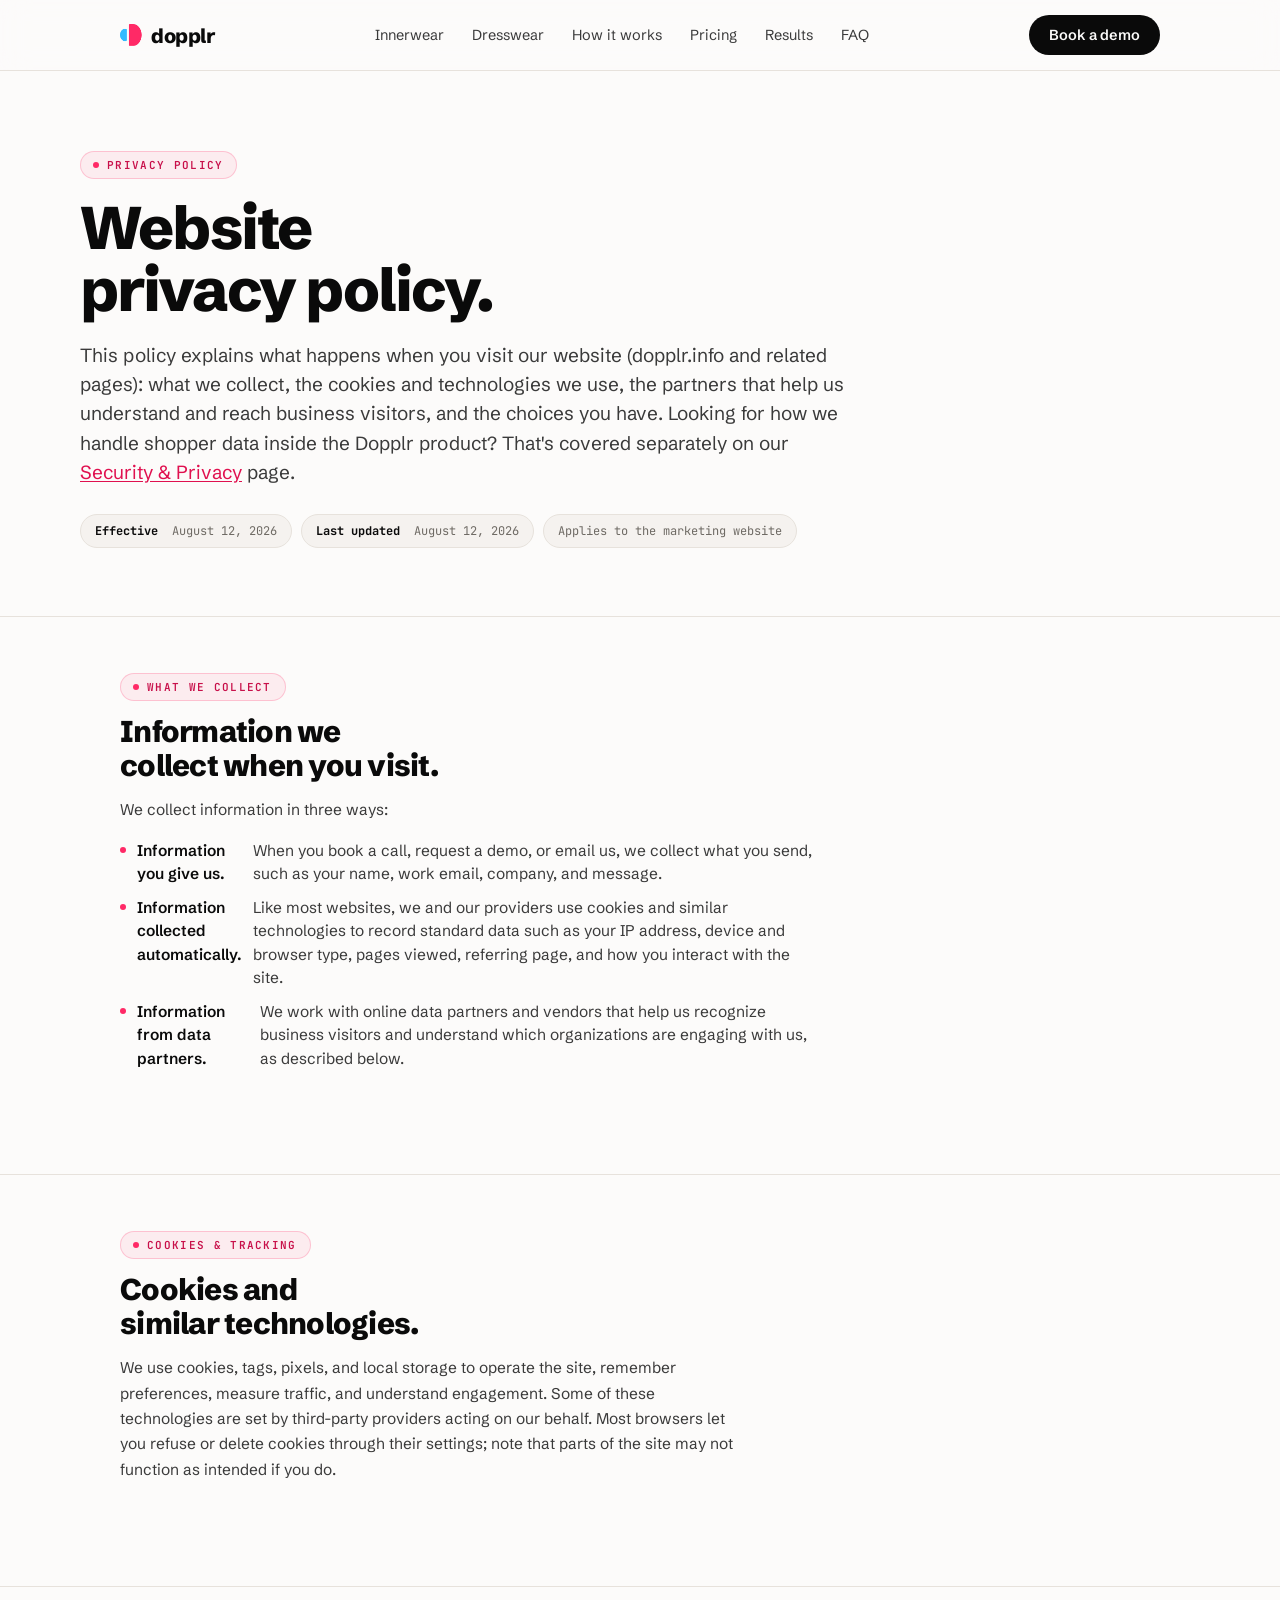
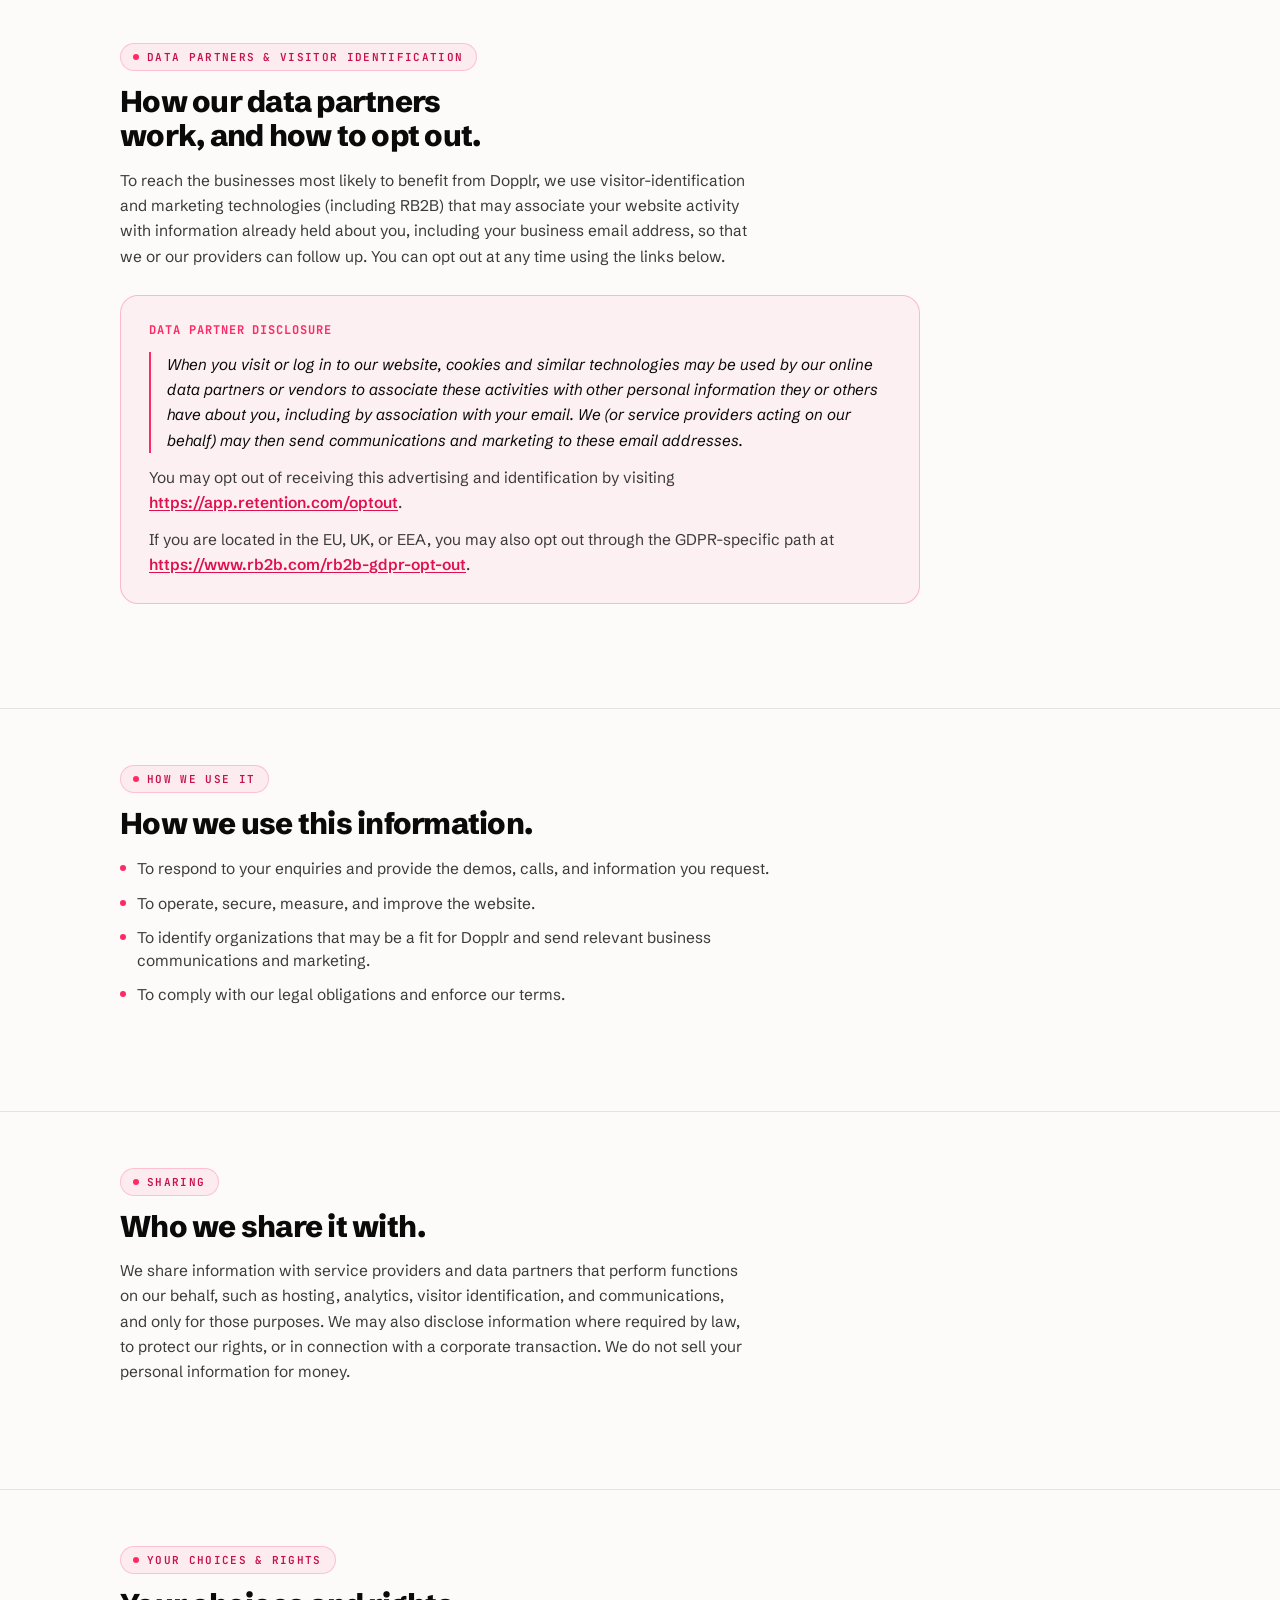
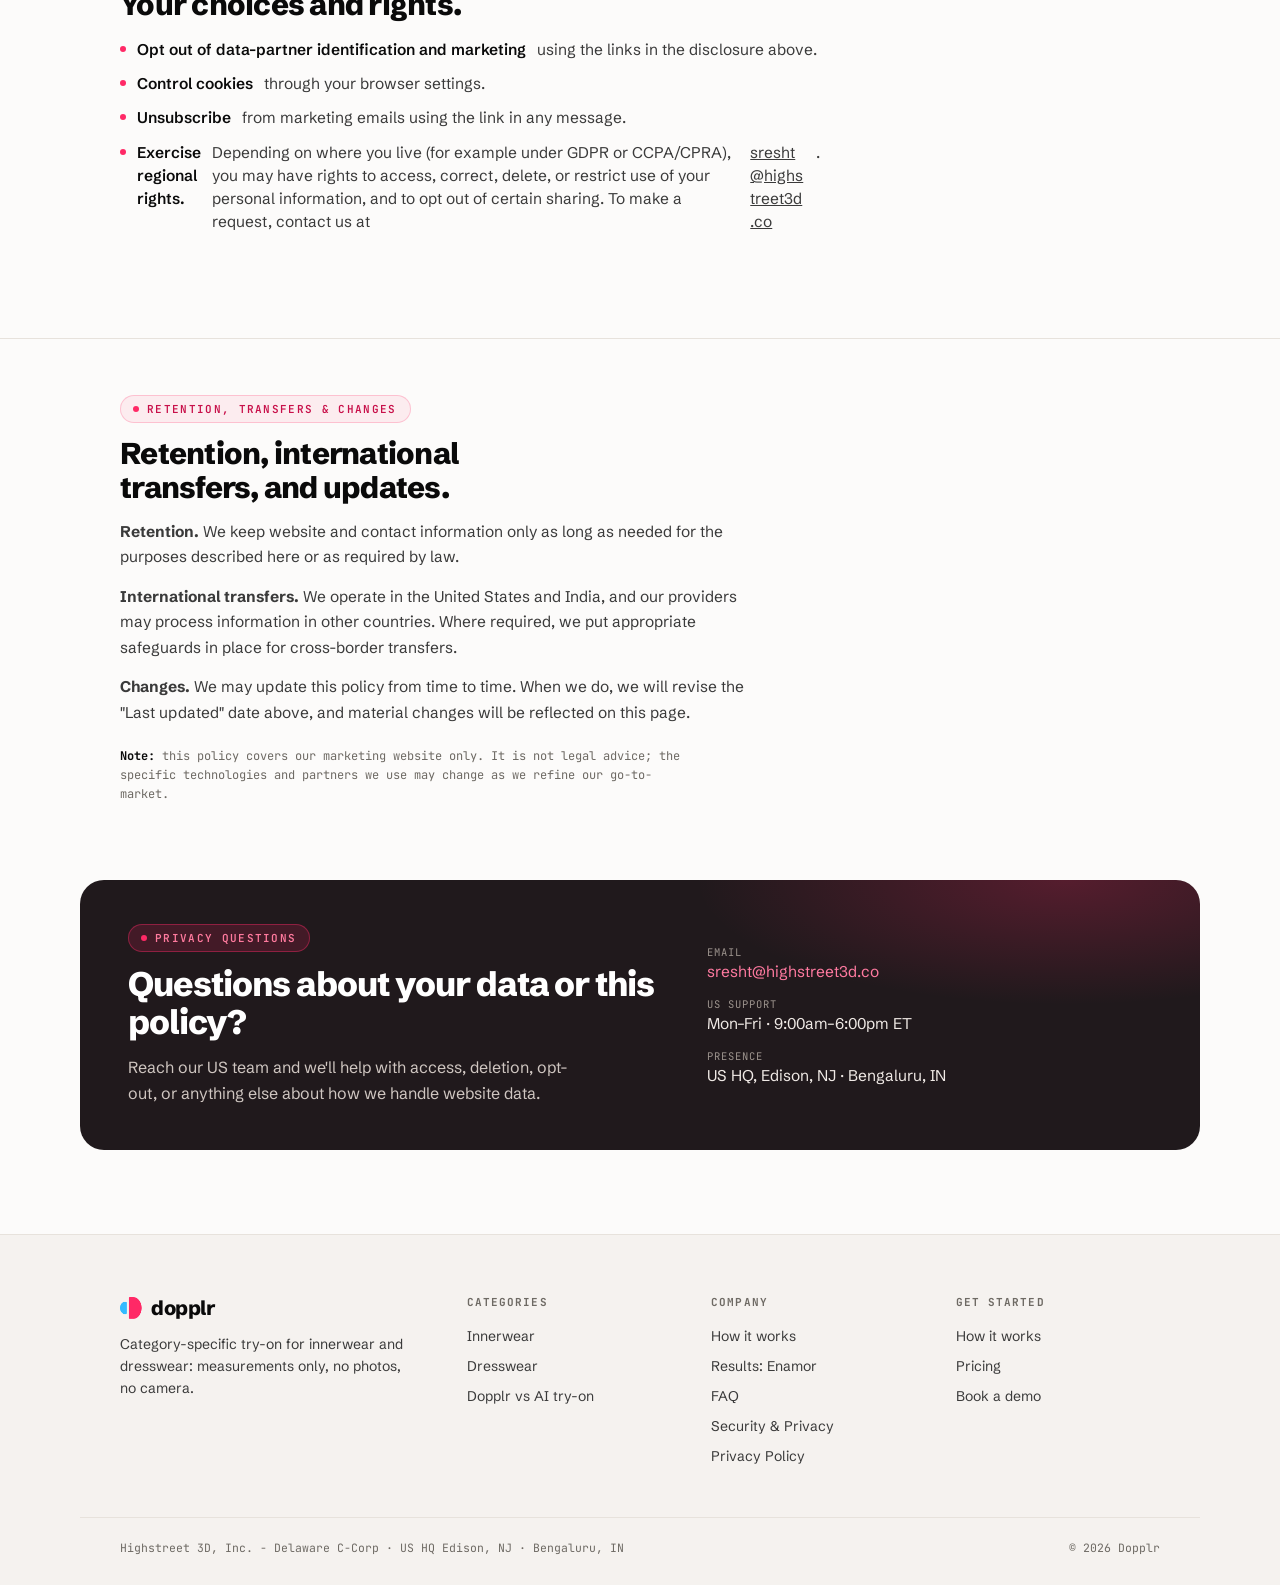
<file: privacy.html>
<!doctype html>
<html lang="en">
<head>
<meta charset="UTF-8" />
<meta name="viewport" content="width=device-width, initial-scale=1.0" />
<title>Privacy Policy - Dopplr</title>
<meta name="description" content="The privacy policy for the dopplr.info website: what we collect when you visit or contact us, and how we use it." />
<meta property="og:type" content="website" />
<meta property="og:site_name" content="Dopplr" />
<meta property="og:title" content="Privacy Policy - Dopplr" />
<meta property="og:description" content="What we collect when you visit dopplr.info, cookies and tracking technologies, data partners and visitor identification, and your choices." />
<meta property="og:url" content="https://dopplr.info/privacy.html" />
<meta property="og:image" content="https://dopplr.info/public/assets/og/dopplr-og.png" />
<meta property="og:image:width" content="1200" />
<meta property="og:image:height" content="630" />
<meta name="twitter:card" content="summary_large_image" />
<meta name="twitter:image" content="https://dopplr.info/public/assets/og/dopplr-og.png" />
<link rel="canonical" href="https://dopplr.info/privacy" />
<script type="application/ld+json">
{"@context": "https://schema.org", "@type": "WebPage", "url": "https://dopplr.info/privacy", "name": "Privacy Policy", "isPartOf": {"@id": "https://dopplr.info/#website"}, "publisher": {"@id": "https://dopplr.info/#org"}}
</script>
<script type="application/ld+json">
{"@context": "https://schema.org", "@type": "BreadcrumbList", "itemListElement": [{"@type": "ListItem", "position": 1, "name": "Dopplr", "item": "https://dopplr.info/"}, {"@type": "ListItem", "position": 2, "name": "Privacy Policy", "item": "https://dopplr.info/privacy"}]}
</script>
<link rel="icon" href="public/assets/logos/dopplr-mark.png" />
<link rel="preconnect" href="https://fonts.googleapis.com" />
<link rel="preconnect" href="https://fonts.gstatic.com" crossorigin />
<link href="https://fonts.googleapis.com/css2?family=Schibsted+Grotesk:wght@400;500;600;700;800&family=JetBrains+Mono:wght@500;600&display=swap" rel="stylesheet" />
<style>
  :root{
    --bg:#FCFBFA; --bg-alt:#F5F2EF; --ink:#0A0A0A; --ink-2:#3A3A3A; --muted:#6E6A64;
    --line:#E7E2DC; --line-2:#D8D2CA; --accent:#FF2966; --accent-deep:#E0104F; --accent-text:#C8104A; --accent-btn:#E0104F;
    --blush:#F3DED6; --blush-2:#E9C7BC; --char:#20191c;
    --sans:'Schibsted Grotesk',system-ui,sans-serif; --mono:'JetBrains Mono',monospace;
  }
  @media (prefers-color-scheme:dark){:root{
    --accent-text:#FF5C8A; --accent-btn:#E0104F;
    --bg:#131011; --bg-alt:#1b1618; --ink:#f4efec; --ink-2:#cdc5c0; --muted:#9c938d;
    --line:#2c2528; --line-2:#3a3236; --blush:#3a2a2c; --blush-2:#4a3236;
  }}
  *{margin:0;padding:0;box-sizing:border-box}
  html{scroll-behavior:smooth}
  body{font-family:var(--sans);background:var(--bg);color:var(--ink);-webkit-font-smoothing:antialiased}
  .wrap{max-width:1120px;margin:0 auto;padding:0 40px}
  a{color:inherit}
  .eyebrow{display:inline-flex;align-items:center;gap:8px;font-family:var(--mono);font-size:11px;font-weight:600;letter-spacing:.12em;text-transform:uppercase;color:var(--accent);background:rgba(255,41,102,.07);border:1px solid rgba(255,41,102,.22);border-radius:999px;padding:6px 13px 6px 12px}
  .eyebrow::before{content:"";width:6px;height:6px;border-radius:50%;background:var(--accent);flex:none}

  header{position:sticky;top:0;z-index:20;background:rgba(252,251,250,.82);backdrop-filter:blur(14px);border-bottom:1px solid var(--line)}
  @media (prefers-color-scheme:dark){header{background:rgba(19,16,17,.8)}}
  .nav{display:flex;align-items:center;justify-content:space-between;height:70px}
  .brand{display:flex;align-items:center;gap:9px;font-weight:800;font-size:20px;letter-spacing:-0.02em;text-decoration:none}
  .brand img{width:22px;height:22px}
  .nav-links{display:flex;gap:28px;font-size:14.5px;color:var(--ink-2)}
  .nav-links a{color:inherit;text-decoration:none}
  .btn{font-family:inherit;font-size:14.5px;font-weight:600;border-radius:999px;padding:11px 20px;cursor:pointer;border:0;text-decoration:none;display:inline-flex;align-items:center;gap:8px;transition:transform .18s,box-shadow .2s,background .2s}
  .btn-primary{background:var(--ink);color:var(--bg)}
  .btn-primary:hover{transform:translateY(-2px);box-shadow:0 12px 26px -12px rgba(0,0,0,.5)}
  .btn-accent{background:var(--accent);color:#fff;box-shadow:0 10px 24px -12px var(--accent)}
  .btn-accent:hover{transform:translateY(-2px);box-shadow:0 16px 34px -12px var(--accent)}

  .shero{padding:80px 0 20px}
  .shero h1{font-size:clamp(36px,5vw,60px);font-weight:800;letter-spacing:-0.035em;line-height:1.03;margin:18px 0 0;max-width:16ch;text-wrap:balance}
  .shero p{font-size:19px;line-height:1.55;color:var(--ink-2);margin-top:20px;max-width:64ch}
  .facts{display:flex;flex-wrap:wrap;gap:9px;margin-top:26px}
  .facts span{font-family:var(--mono);font-size:12px;color:var(--muted);background:var(--bg-alt);border:1px solid var(--line);border-radius:999px;padding:8px 14px}
  .facts b{color:var(--ink)}

  section.blk{padding:56px 0;border-top:1px solid var(--line);margin-top:48px}
  section.blk:first-of-type{margin-top:56px}
  .blk h2{font-size:clamp(22px,2.6vw,30px);font-weight:800;letter-spacing:-0.025em;line-height:1.14;margin:14px 0 0;max-width:24ch;text-wrap:balance}
  .blk .lead{font-size:16.5px;line-height:1.62;color:var(--ink-2);margin-top:16px;max-width:70ch}
  .blk p.body{font-size:15.5px;line-height:1.64;color:var(--ink-2);margin-top:14px;max-width:70ch}
  .blk a,.shero p a,.disclosure a{overflow-wrap:anywhere}
  .blk p.body a{color:var(--accent-deep);text-decoration:underline;text-underline-offset:2px}
  @media (prefers-color-scheme:dark){.blk p.body a{color:#ff7aa0}}
  .blk ul.list{list-style:none;display:flex;flex-direction:column;gap:11px;margin-top:16px;max-width:70ch}
  .blk ul.list li{display:flex;gap:11px;font-size:15.5px;line-height:1.5;color:var(--ink-2)}
  .blk ul.list li b{color:var(--ink);font-weight:600}
  .blk ul.list li::before{content:"";flex:none;width:6px;height:6px;border-radius:50%;background:var(--accent);margin-top:8px}

  /* highlighted disclosure panel */
  .disclosure{border:1px solid rgba(255,41,102,.28);background:rgba(255,41,102,.05);border-radius:18px;padding:26px 28px;margin-top:26px;max-width:80ch}
  .disclosure h3{font-size:12px;font-family:var(--mono);letter-spacing:.08em;text-transform:uppercase;color:var(--accent);margin:0 0 14px}
  .disclosure p{font-size:15.5px;line-height:1.62;color:var(--ink-2)}
  .disclosure p + p{margin-top:12px}
  .disclosure a{color:var(--accent-deep);font-weight:600;text-decoration:underline;text-underline-offset:2px;word-break:break-word}
  @media (prefers-color-scheme:dark){.disclosure a{color:#ff7aa0}}
  .disclosure .quote{border-left:2px solid var(--accent);padding-left:16px;font-style:italic;color:var(--ink)}

  .note{font-family:var(--mono);font-size:12px;color:var(--muted);margin-top:22px;line-height:1.6;max-width:80ch}
  .note b{color:var(--ink)}

  /* contact */
  .contact{padding:0 0 20px}
  .contact-card{position:relative;overflow:hidden;background:var(--char);color:#F6F1EE;border-radius:24px;padding:44px 48px;margin-top:20px}
  .contact-card::before{content:"";position:absolute;inset:0;background:radial-gradient(50% 70% at 88% 0%,rgba(255,41,102,.24),transparent 66%);pointer-events:none}
  .contact-inner{position:relative;display:grid;grid-template-columns:1.2fr 1fr;gap:44px;align-items:center}
  .contact h2{font-size:clamp(24px,2.8vw,34px);font-weight:800;letter-spacing:-0.03em;line-height:1.1;margin:14px 0 0;color:#fff}
  .contact p{font-size:16px;line-height:1.6;color:#cfc6c1;margin-top:14px;max-width:46ch}
  .contact .eyebrow{background:rgba(255,41,102,.16);border-color:rgba(255,41,102,.4)}
  .cmeta{display:flex;flex-direction:column;gap:16px}
  .cmeta .row{display:flex;flex-direction:column;gap:3px}
  .cmeta .k{font-family:var(--mono);font-size:10.5px;letter-spacing:.1em;text-transform:uppercase;color:#9c938d}
  .cmeta .v{font-size:15.5px;color:#f0eae6}
  .cmeta .v a{color:#ff7aa0;text-decoration:none}

  /* footer */
  .site-foot{background:var(--bg-alt);border-top:1px solid var(--line);padding:60px 0 30px;margin-top:64px}
  .foot-grid{display:grid;grid-template-columns:1.5fr 1fr 1fr 1fr;gap:40px}
  .foot-brand .brand{color:var(--ink)}
  .foot-brand>p{font-size:14px;line-height:1.55;color:var(--ink-2);margin:14px 0 0;max-width:32ch}
  .foot-col h4,.foot-col h3.fh{font-family:var(--mono);font-size:11px;letter-spacing:.1em;text-transform:uppercase;color:var(--muted);margin:0 0 12px}
  .foot-col a{display:block;font-size:14px;color:var(--ink-2);text-decoration:none;padding:6px 0}
  .foot-col a:hover{color:var(--accent)}
  .foot-base{display:flex;justify-content:space-between;gap:16px;margin-top:46px;padding-top:22px;border-top:1px solid var(--line);flex-wrap:wrap}
  .foot-base span{font-family:var(--mono);font-size:11.5px;color:var(--muted)}

  @media (max-width:860px){
    .wrap{padding:0 22px}
    .nav-links{display:none}
    .contact-inner,.foot-grid{grid-template-columns:1fr}
    .foot-grid{grid-template-columns:1fr 1fr}
    .foot-brand{grid-column:1/-1}
    .contact-card{padding:32px 26px}
  }

</style>
<link rel="stylesheet" href="public/css/site.css" />
<!-- RB2B visitor identification -->
<script>!function(key) {if (window.reb2b) return;window.reb2b = {loaded: true};var s = document.createElement("script");s.async = true;s.src = "https://ddwl4m2hdecbv.cloudfront.net/b/" + key + "/" + key + ".js.gz";document.getElementsByTagName("script")[0].parentNode.insertBefore(s, document.getElementsByTagName("script")[0]);}("EN4M0HJ1P5OM");</script>
</head>
<body>
<header>
  <nav class="wrap nav">
    <a class="brand" href="index.html"><img src="public/assets/logos/dopplr-mark.png" alt="" />dopplr</a>
    <div class="nav-links">
      <a href="innerwear.html">Innerwear</a>
      <a href="dresswear.html">Dresswear</a>
      <a href="how-it-works.html">How it works</a>
      <a href="pricing.html">Pricing</a>
      <a href="results-enamor.html">Results</a>
      <a href="faq.html">FAQ</a>
    </div>
    <a class="btn btn-primary" href="https://calendar.app.google/67bdHT71dR5V6fka7" target="_blank" rel="noopener">Book a demo</a>
  </nav>
</header>

<main>
  <section class="wrap shero">
    <span class="eyebrow">Privacy Policy</span>
    <h1>Website privacy policy.</h1>
    <p>This policy explains what happens when you visit our website (dopplr.info and related pages): what we collect, the cookies and technologies we use, the partners that help us understand and reach business visitors, and the choices you have. Looking for how we handle shopper data inside the Dopplr product? That's covered separately on our <a href="security.html" style="color:var(--accent-deep);text-decoration:underline;text-underline-offset:2px">Security &amp; Privacy</a> page.</p>
    <div class="facts">
      <span><b>Effective</b>&nbsp; August 12, 2026</span>
      <span><b>Last updated</b>&nbsp; August 12, 2026</span>
      <span>Applies to the marketing website</span>
    </div>
  </section>

  <!-- 1 · what we collect -->
  <section class="blk">
    <div class="wrap">
      <span class="eyebrow">What we collect</span>
      <h2>Information we collect when you visit.</h2>
      <p class="body">We collect information in three ways:</p>
      <ul class="list">
        <li><b>Information you give us.</b> When you book a call, request a demo, or email us, we collect what you send, such as your name, work email, company, and message.</li>
        <li><b>Information collected automatically.</b> Like most websites, we and our providers use cookies and similar technologies to record standard data such as your IP address, device and browser type, pages viewed, referring page, and how you interact with the site.</li>
        <li><b>Information from data partners.</b> We work with online data partners and vendors that help us recognize business visitors and understand which organizations are engaging with us, as described below.</li>
      </ul>
    </div>
  </section>

  <!-- 2 · cookies -->
  <section class="blk">
    <div class="wrap">
      <span class="eyebrow">Cookies &amp; tracking</span>
      <h2>Cookies and similar technologies.</h2>
      <p class="body">We use cookies, tags, pixels, and local storage to operate the site, remember preferences, measure traffic, and understand engagement. Some of these technologies are set by third-party providers acting on our behalf. Most browsers let you refuse or delete cookies through their settings; note that parts of the site may not function as intended if you do.</p>
    </div>
  </section>

  <!-- 3 · data partners / RB2B disclosure -->
  <section class="blk">
    <div class="wrap">
      <span class="eyebrow">Data partners &amp; visitor identification</span>
      <h2>How our data partners work, and how to opt out.</h2>
      <p class="body">To reach the businesses most likely to benefit from Dopplr, we use visitor-identification and marketing technologies (including RB2B) that may associate your website activity with information already held about you, including your business email address, so that we or our providers can follow up. You can opt out at any time using the links below.</p>
      <div class="disclosure">
        <h3>Data partner disclosure</h3>
        <p class="quote">When you visit or log in to our website, cookies and similar technologies may be used by our online data partners or vendors to associate these activities with other personal information they or others have about you, including by association with your email. We (or service providers acting on our behalf) may then send communications and marketing to these email addresses.</p>
        <p>You may opt out of receiving this advertising and identification by visiting <a href="https://app.retention.com/optout" target="_blank" rel="noopener">https://app.retention.com/optout</a>.</p>
        <p>If you are located in the EU, UK, or EEA, you may also opt out through the GDPR-specific path at <a href="https://www.rb2b.com/rb2b-gdpr-opt-out" target="_blank" rel="noopener">https://www.rb2b.com/rb2b-gdpr-opt-out</a>.</p>
      </div>
    </div>
  </section>

  <!-- 4 · how we use -->
  <section class="blk">
    <div class="wrap">
      <span class="eyebrow">How we use it</span>
      <h2>How we use this information.</h2>
      <ul class="list">
        <li>To respond to your enquiries and provide the demos, calls, and information you request.</li>
        <li>To operate, secure, measure, and improve the website.</li>
        <li>To identify organizations that may be a fit for Dopplr and send relevant business communications and marketing.</li>
        <li>To comply with our legal obligations and enforce our terms.</li>
      </ul>
    </div>
  </section>

  <!-- 5 · sharing -->
  <section class="blk">
    <div class="wrap">
      <span class="eyebrow">Sharing</span>
      <h2>Who we share it with.</h2>
      <p class="body">We share information with service providers and data partners that perform functions on our behalf, such as hosting, analytics, visitor identification, and communications, and only for those purposes. We may also disclose information where required by law, to protect our rights, or in connection with a corporate transaction. We do not sell your personal information for money.</p>
    </div>
  </section>

  <!-- 6 · your choices -->
  <section class="blk">
    <div class="wrap">
      <span class="eyebrow">Your choices &amp; rights</span>
      <h2>Your choices and rights.</h2>
      <ul class="list">
        <li><b>Opt out of data-partner identification and marketing</b> using the links in the disclosure above.</li>
        <li><b>Control cookies</b> through your browser settings.</li>
        <li><b>Unsubscribe</b> from marketing emails using the link in any message.</li>
        <li><b>Exercise regional rights.</b> Depending on where you live (for example under GDPR or CCPA/CPRA), you may have rights to access, correct, delete, or restrict use of your personal information, and to opt out of certain sharing. To make a request, contact us at <a href="mailto:sresht@highstreet3d.co">sresht@highstreet3d.co</a>.</li>
      </ul>
    </div>
  </section>

  <!-- 7 · retention, transfers, changes -->
  <section class="blk">
    <div class="wrap">
      <span class="eyebrow">Retention, transfers &amp; changes</span>
      <h2>Retention, international transfers, and updates.</h2>
      <p class="body"><b>Retention.</b> We keep website and contact information only as long as needed for the purposes described here or as required by law.</p>
      <p class="body"><b>International transfers.</b> We operate in the United States and India, and our providers may process information in other countries. Where required, we put appropriate safeguards in place for cross-border transfers.</p>
      <p class="body"><b>Changes.</b> We may update this policy from time to time. When we do, we will revise the "Last updated" date above, and material changes will be reflected on this page.</p>
      <p class="note"><b>Note:</b> this policy covers our marketing website only. It is not legal advice; the specific technologies and partners we use may change as we refine our go-to-market.</p>
    </div>
  </section>

  <!-- contact -->
  <section class="contact wrap" id="contact">
    <div class="contact-card">
      <div class="contact-inner">
        <div>
          <span class="eyebrow">Privacy questions</span>
          <h2>Questions about your data or this policy?</h2>
          <p>Reach our US team and we'll help with access, deletion, opt-out, or anything else about how we handle website data.</p>
        </div>
        <div class="cmeta">
          <div class="row"><span class="k">Email</span><span class="v"><a href="mailto:sresht@highstreet3d.co">sresht@highstreet3d.co</a></span></div>
          <div class="row"><span class="k">US support</span><span class="v">Mon–Fri · 9:00am–6:00pm ET</span></div>
          <div class="row"><span class="k">Presence</span><span class="v">US HQ, Edison, NJ · Bengaluru, IN</span></div>
        </div>
      </div>
    </div>
  </section>
</main>

<footer class="site-foot">
  <div class="wrap foot-grid">
    <div class="foot-brand">
      <a class="brand" href="index.html"><img src="public/assets/logos/dopplr-mark.png" alt="" />dopplr</a>
      <p>Category-specific try-on for innerwear and dresswear: measurements only, no photos, no camera.</p>
    </div>
    <div class="foot-col">
      <h3 class="fh">Categories</h3>
      <a href="innerwear.html">Innerwear</a>
      <a href="dresswear.html">Dresswear</a>
      <a href="compare.html">Dopplr vs AI try-on</a>
    </div>
    <div class="foot-col">
      <h3 class="fh">Company</h3>
      <a href="how-it-works.html">How it works</a>
      <a href="results-enamor.html">Results: Enamor</a>
      <a href="faq.html">FAQ</a>
      <a href="security.html">Security &amp; Privacy</a>
      <a href="privacy.html">Privacy Policy</a>
    </div>
    <div class="foot-col">
      <h3 class="fh">Get started</h3>
      <a href="how-it-works.html">How it works</a>
      <a href="pricing.html">Pricing</a>
      <a href="https://calendar.app.google/67bdHT71dR5V6fka7" target="_blank" rel="noopener">Book a demo</a>
    </div>
  </div>
  <div class="wrap foot-base">
    <span>Highstreet 3D, Inc. - Delaware C-Corp · US HQ Edison, NJ · Bengaluru, IN</span>
    <span>© 2026 Dopplr</span>
  </div>
</footer>
<script src="public/js/site.js" defer></script>
</body>
</html>
</file>
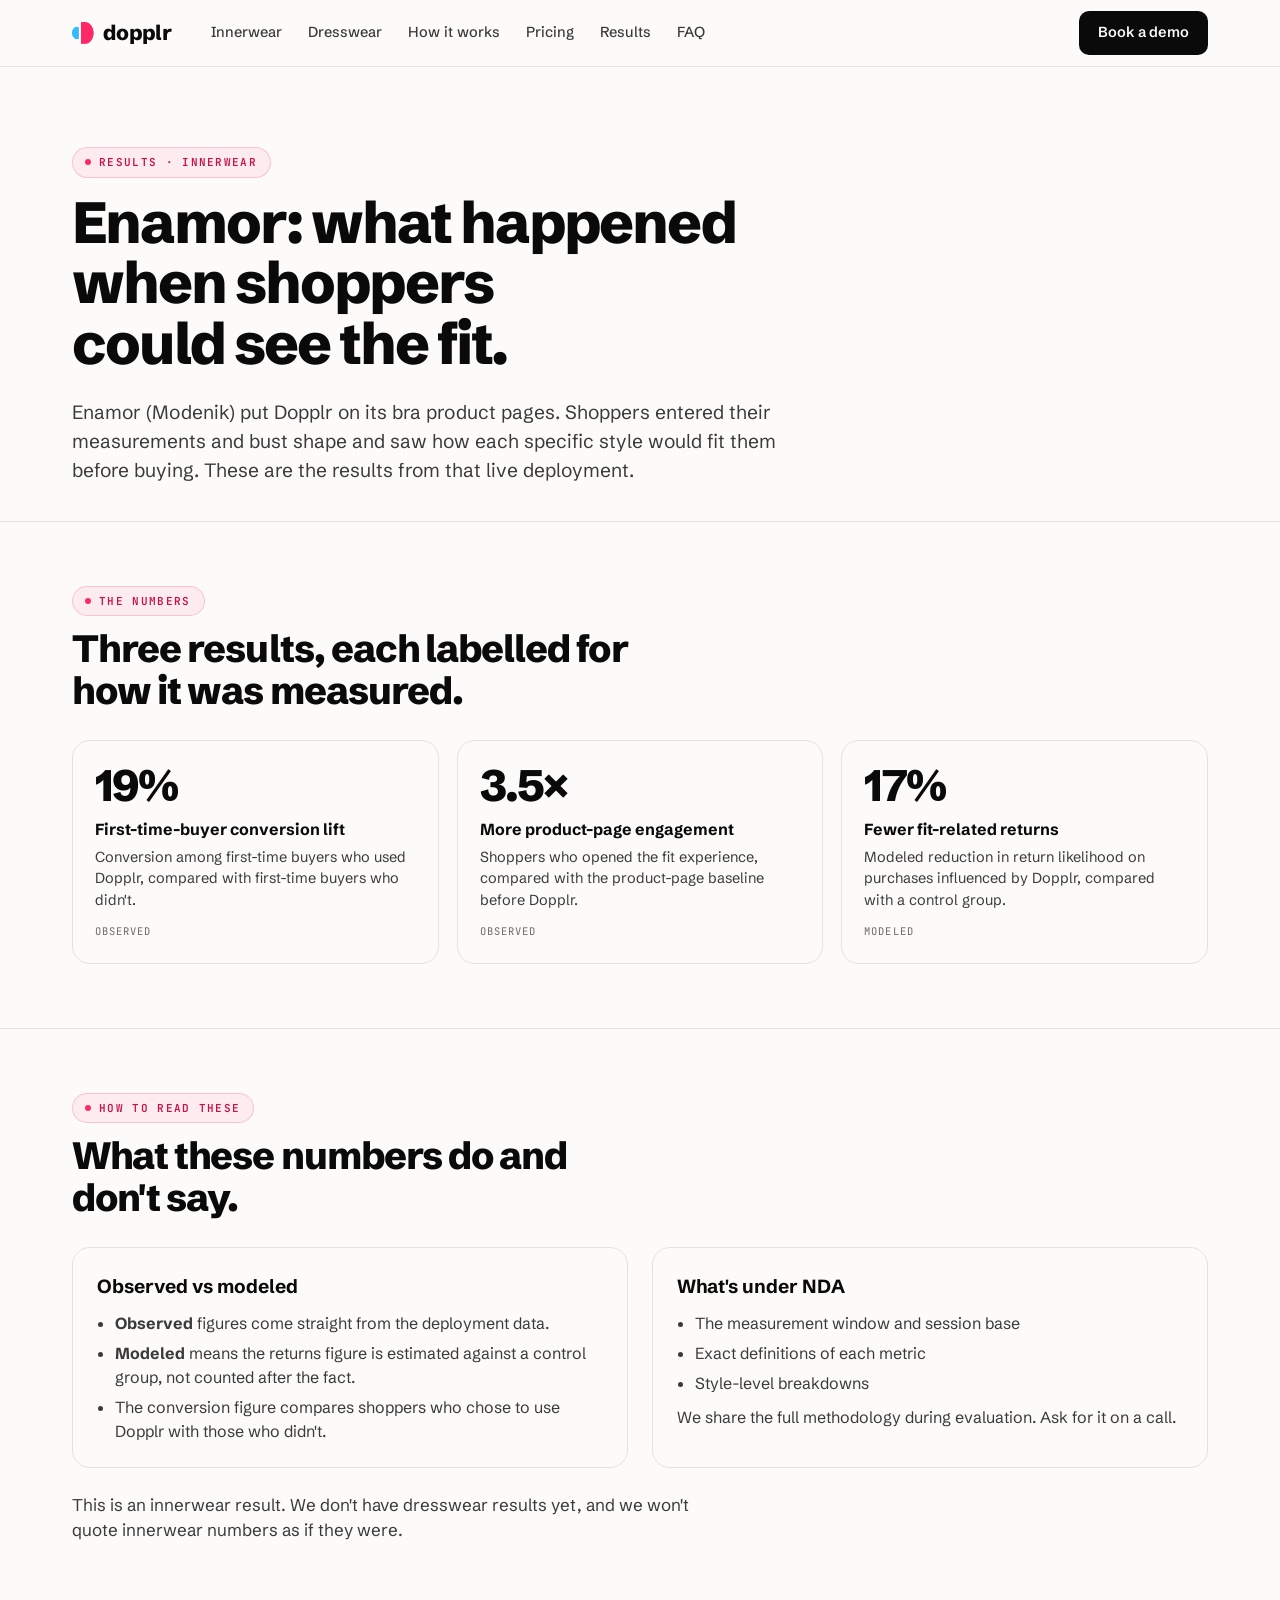
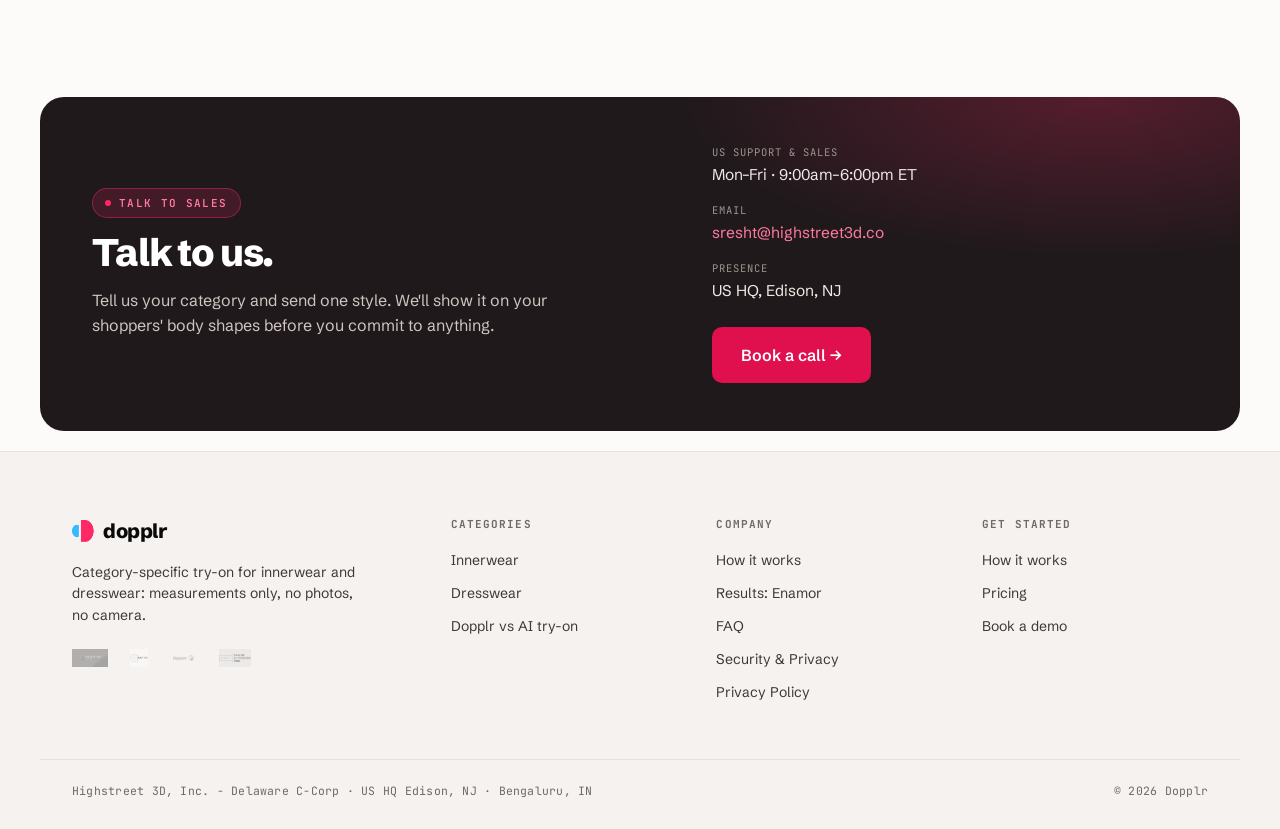
<file: results-enamor.html>
<!DOCTYPE html>
<html lang="en">
<head>
<meta charset="UTF-8" />
<meta name="viewport" content="width=device-width, initial-scale=1.0" />
<title>Results: Enamor and Dopplr on bra product pages | Dopplr</title>
<meta name="description" content="Enamor's results with Dopplr on bra product pages: 19% first-time-buyer conversion lift and 3.5x engagement (observed), 17% fewer returns (modeled)." />
<link rel="canonical" href="https://dopplr.info/results-enamor" />
<meta property="og:type" content="website" />
<meta property="og:site_name" content="Dopplr" />
<meta property="og:title" content="Results: Enamor and Dopplr on bra product pages" />
<meta property="og:description" content="Results from the Enamor (Modenik) innerwear deployment: 19% first-time-buyer conversion lift and 3.5x product-page engagement (observed), 17% fewer fit-related returns (modeled)." />
<meta property="og:url" content="https://dopplr.info/results-enamor" />
<meta property="og:image" content="https://dopplr.info/public/assets/og/dopplr-og.png" />
<meta name="twitter:card" content="summary_large_image" />
<script type="application/ld+json">
{"@context": "https://schema.org", "@type": "Article", "headline": "Enamor: what happened when shoppers could see the fit", "publisher": {"@type": "Organization", "@id": "https://dopplr.info/#org", "name": "Dopplr", "url": "https://dopplr.info/"}, "about": "Dopplr fit experience on Enamor bra product pages"}
</script>
<script type="application/ld+json">
{"@context": "https://schema.org", "@type": "BreadcrumbList", "itemListElement": [{"@type": "ListItem", "position": 1, "name": "Dopplr", "item": "https://dopplr.info/"}, {"@type": "ListItem", "position": 2, "name": "Results: Enamor", "item": "https://dopplr.info/results-enamor"}]}
</script>
<link rel="icon" href="public/assets/logos/dopplr-mark.png" />
<link rel="preconnect" href="https://fonts.googleapis.com" />
<link rel="preconnect" href="https://fonts.gstatic.com" crossorigin />
<link href="https://fonts.googleapis.com/css2?family=Schibsted+Grotesk:wght@400;500;600;700;800&family=JetBrains+Mono:wght@500;600&display=swap" rel="stylesheet" />
<style>
  :root{
    --bg:#FCFBFA; --bg-alt:#F5F2EF; --ink:#0A0A0A; --ink-2:#3A3A3A; --muted:#6E6A64;
    --line:#E7E2DC; --line-2:#D8D2CA; --accent:#FF2966; --accent-deep:#E0104F; --accent-text:#C8104A; --accent-btn:#E0104F;
    --blush:#F3DED6; --blush-2:#E9C7BC; --char:#20191c;
    --sans:"Schibsted Grotesk",system-ui,-apple-system,sans-serif;
    --mono:"JetBrains Mono",ui-monospace,SFMono-Regular,Menlo,monospace;
    --wrap:1200px;
  }
  @media (prefers-color-scheme:dark){:root{
    --accent-text:#FF5C8A; --accent-btn:#E0104F;
    --bg:#131011; --bg-alt:#1b1618; --ink:#f4efec; --ink-2:#cdc5c0; --muted:#9c938d;
    --line:#2c2528; --line-2:#3a3236; --blush:#3a2a2c; --blush-2:#4a3236;
  }}
  *{box-sizing:border-box;margin:0;padding:0}
  html{scroll-behavior:smooth}
  body{font-family:var(--sans);background:var(--bg);color:var(--ink);line-height:1.5;-webkit-font-smoothing:antialiased}
  a{color:inherit;text-decoration:none}
  .wrap{max-width:var(--wrap);margin:0 auto;padding:0 32px}
  .mono{font-family:var(--mono)}

  /* ── header ─────────────────────────────────────────────── */
  header{position:sticky;top:0;z-index:50;background:color-mix(in srgb,var(--bg) 86%,transparent);backdrop-filter:blur(12px);-webkit-backdrop-filter:blur(12px);border-bottom:1px solid var(--line)}
  .nav{display:flex;align-items:center;gap:32px;height:66px}
  .brand{display:flex;align-items:center;gap:9px;font-weight:800;font-size:21px;letter-spacing:-0.03em}
  .brand img{width:22px;height:22px}
  .nav-links{display:flex;gap:26px;margin-left:8px}
  .nav-links a{font-size:14.5px;color:var(--ink-2);font-weight:500;transition:color .15s}
  .nav-links a:hover{color:var(--ink)}
  .nav-links a .caret{color:var(--muted);font-size:11px}
  .nav-cta{margin-left:auto;display:flex;align-items:center;gap:16px}
  .link-cta{font-size:14.5px;font-weight:600;color:var(--ink)}
  .link-cta:hover{color:var(--accent)}
  .nav-toggle{display:none;width:42px;height:42px;flex:none;align-items:center;justify-content:center;border:1px solid var(--line-2);border-radius:11px;background:var(--bg);color:var(--ink);cursor:pointer}
  .nav-toggle svg{width:21px;height:21px}
  .nav-links a.m-only{display:none}
  .btn{display:inline-flex;align-items:center;gap:8px;font-family:inherit;font-size:14.5px;font-weight:600;border-radius:10px;padding:10px 18px;cursor:pointer;border:1px solid transparent;transition:transform .05s,filter .15s,background .15s,border-color .15s}
  .btn:active{transform:translateY(1px)}
  .btn-primary{background:var(--ink);color:var(--bg)}
  .btn-primary:hover{filter:brightness(1.12)}
  .btn-ghost{background:transparent;color:var(--ink);border-color:var(--line-2)}
  .btn-ghost:hover{border-color:var(--ink);background:color-mix(in srgb,var(--ink) 4%,transparent)}

  /* ── hero ───────────────────────────────────────────────── */
  .hero{position:relative;overflow:hidden}
  .hero-grid{display:grid;grid-template-columns:1.06fr 0.94fr;gap:56px;align-items:center;padding:78px 0 92px;min-height:calc(100vh - 66px)}
  .eyebrow{display:inline-flex;align-items:center;gap:8px;font-family:var(--mono);font-size:11px;font-weight:600;letter-spacing:0.12em;text-transform:uppercase;color:var(--accent);background:rgba(255,41,102,.07);border:1px solid rgba(255,41,102,.22);border-radius:999px;padding:6px 13px 6px 12px}
  .eyebrow::before{content:"";width:6px;height:6px;border-radius:50%;background:var(--accent);flex:none}
  h1{font-size:clamp(38px,5vw,64px);font-weight:800;line-height:1.03;letter-spacing:-0.035em;margin:20px 0 0;text-wrap:balance}
  h1 .chip{display:inline-flex;align-items:center;gap:7px;font-family:var(--mono);font-size:0.66em;font-weight:600;letter-spacing:0;vertical-align:0.06em;
    border:2px solid var(--accent);color:var(--accent);border-radius:12px;padding:2px 12px;line-height:1.1;white-space:nowrap;position:relative;top:-0.04em}
  .subhead{font-size:clamp(17px,1.5vw,20px);color:var(--ink-2);max-width:36ch;margin-top:24px;line-height:1.5}
  .support{display:flex;flex-wrap:wrap;gap:8px;margin-top:26px}
  .support span{font-family:var(--mono);font-size:12px;letter-spacing:0.02em;color:var(--muted);background:var(--bg-alt);border:1px solid var(--line);border-radius:999px;padding:6px 13px}
  .support span b{color:var(--ink);font-weight:600}
  .outcomes{display:flex;align-items:center;flex-wrap:wrap;gap:10px;margin-top:22px}
  .outcomes .oc-label{font-family:var(--mono);font-size:11px;font-weight:600;letter-spacing:0.1em;text-transform:uppercase;color:var(--muted)}
  .oc{display:inline-flex;align-items:center;gap:9px;font-size:14.5px;font-weight:600;color:var(--ink);background:rgba(255,41,102,.07);border:1px solid rgba(255,41,102,.24);border-radius:12px;padding:9px 15px 9px 10px}
  .oc .ic{display:inline-flex;align-items:center;justify-content:center;width:25px;height:25px;border-radius:7px;background:var(--accent);color:#fff;flex:none}
  .oc .ic svg{width:14px;height:14px}
  .cta-row{display:flex;flex-wrap:wrap;gap:12px;margin-top:34px}
  .cta-row .btn{padding:13px 22px;font-size:15px}
  .btn-accent{background:var(--accent);color:#fff}
  .btn-accent:hover{background:var(--accent-deep)}
  .scrollcue{position:absolute;left:32px;bottom:26px;font-family:var(--mono);font-size:11px;letter-spacing:0.1em;text-transform:uppercase;color:var(--muted);display:flex;align-items:center;gap:9px}
  .scrollcue .bar{width:26px;height:1px;background:var(--line-2);position:relative;overflow:hidden}
  .scrollcue .bar::after{content:"";position:absolute;inset:0;width:40%;background:var(--accent);animation:cue 2.4s ease-in-out infinite}
  @keyframes cue{0%{transform:translateX(-120%)}60%,100%{transform:translateX(320%)}}

  /* hero visual — placeholder that teases the live demo (Section 2) */
  .stage{position:relative;aspect-ratio:5/6;border-radius:22px;overflow:hidden;border:1px solid var(--line);
    background:
      radial-gradient(120% 90% at 50% 8%, var(--blush) 0%, var(--blush-2) 42%, var(--char) 128%);
    box-shadow:0 30px 80px -40px rgba(40,20,25,.5)}
  .stage .body{position:absolute;inset:0;
    background:radial-gradient(46% 40% at 50% 44%, rgba(255,255,255,.20), transparent 70%)}
  .stage .grain{position:absolute;inset:0;opacity:.5;mix-blend-mode:soft-light;
    background-image:radial-gradient(rgba(255,255,255,.5) .5px,transparent .5px);background-size:4px 4px}
  .size-tag{position:absolute;left:18px;top:18px;background:var(--bg);color:var(--ink);border-radius:12px;padding:8px 13px;box-shadow:0 6px 20px -8px rgba(0,0,0,.35)}
  .size-tag .k{font-family:var(--mono);font-size:9.5px;letter-spacing:0.12em;text-transform:uppercase;color:var(--muted);display:block}
  .size-tag .v{font-size:19px;font-weight:800;letter-spacing:-0.02em}
  /* pulsing hotspots — previews the demo's cup / band / strap markers */
  .hot{position:absolute;width:14px;height:14px;border-radius:50%;background:#fff;box-shadow:0 0 0 2px var(--accent);cursor:default}
  .hot::after{content:"";position:absolute;inset:-8px;border-radius:50%;border:1.5px solid var(--accent);animation:pulse 2.6s ease-out infinite}
  .hot .lab{position:absolute;left:22px;top:50%;transform:translateY(-50%);white-space:nowrap;font-family:var(--mono);font-size:10.5px;letter-spacing:0.04em;text-transform:uppercase;color:#fff;background:rgba(20,14,16,.62);border-radius:999px;padding:4px 10px;backdrop-filter:blur(4px);opacity:0;transition:opacity .2s}
  .stage:hover .hot .lab{opacity:1}
  /* hotspots are accurate only on the resting view; fade them once it spins */
  #tt .hot{transition:opacity .3s}
  #tt.spun .hot{opacity:0;pointer-events:none}
  .hot.h1{left:41%;top:44%} .hot.h1::after{animation-delay:0s}
  .hot.h2{left:37%;top:62%} .hot.h2::after{animation-delay:.5s}
  .hot.h3{left:56%;top:31%} .hot.h3::after{animation-delay:1s}
  @keyframes pulse{0%{transform:scale(.7);opacity:.9}100%{transform:scale(2.1);opacity:0}}
  .stage .caption{position:absolute;left:16px;right:16px;bottom:14px;font-family:var(--mono);font-size:11px;color:rgba(255,255,255,.9);background:rgba(20,14,16,.5);backdrop-filter:blur(6px);border-radius:10px;padding:9px 12px;line-height:1.4;z-index:4}
  .stage .caption b{color:#fff;font-weight:600}
  /* turntable image: cover-fill the portrait stage, framed on the bust */
  .tt-img{position:absolute;inset:0;width:100%;height:100%;object-fit:cover;object-position:center 26%;
    transform:scale(1.12);transform-origin:center 22%;user-select:none;-webkit-user-drag:none;pointer-events:none;
    opacity:0;transition:opacity .4s}
  .tt-img.ready{opacity:1}
  /* intro: reversed MI10 gesture clip, played once, then it hands off to the turntable */
  .tt-intro{position:absolute;inset:0;width:100%;height:100%;object-fit:cover;object-position:center 26%;
    transform:scale(1.12);transform-origin:center 22%;z-index:3;pointer-events:none;transition:opacity .55s ease}
  .tt-intro.gone{opacity:0}
  #tt{cursor:grab;touch-action:pan-y}
  #tt.grabbing{cursor:grabbing}
  .tt-load{position:absolute;inset:0;display:flex;align-items:center;justify-content:center;z-index:2}
  .tt-load span{width:30px;height:30px;border-radius:50%;border:2.5px solid rgba(255,255,255,.35);border-top-color:#fff;animation:spin 1s linear infinite}
  .tt-load.done{display:none}
  @keyframes spin{to{transform:rotate(360deg)}}
  .tt-cue{position:absolute;left:16px;top:16px;z-index:4;display:inline-flex;align-items:center;gap:7px;
    font-family:var(--mono);font-size:11px;letter-spacing:.03em;color:#fff;background:rgba(20,14,16,.5);
    backdrop-filter:blur(6px);border-radius:999px;padding:6px 12px;transition:opacity .3s}
  .tt-cue.hide{opacity:0}

  /* ── entrance animation ─────────────────────────────────── */
  .reveal{transform:translateY(14px);animation:rise .7s cubic-bezier(.2,.65,.3,1) forwards}
  .d1{animation-delay:.05s}.d2{animation-delay:.15s}.d3{animation-delay:.25s}.d4{animation-delay:.35s}.d5{animation-delay:.45s}
  .stage.reveal{transform:translateY(20px) scale(.99);animation:riseStage .9s cubic-bezier(.2,.65,.3,1) .2s forwards}
  @keyframes rise{to{transform:none}}
  @keyframes riseStage{to{opacity:1;transform:none}}

  /* ── section 2 · live demo ──────────────────────────────── */
  .demo{padding:96px 0 108px;border-top:1px solid var(--line);background:var(--bg-alt)}
  .demo-grid{display:grid;grid-template-columns:1fr auto;gap:64px;align-items:center}
  .demo-copy{max-width:480px}
  .demo-copy h2{font-size:clamp(30px,3.4vw,46px);font-weight:800;letter-spacing:-0.03em;line-height:1.05;margin:16px 0 0;text-wrap:balance}
  .demo-copy p{font-size:17px;color:var(--ink-2);margin-top:18px;max-width:48ch}
  .switcher{display:flex;flex-direction:column;align-items:stretch;gap:6px;background:var(--bg);border:1px solid var(--line);border-radius:18px;padding:8px;width:236px;box-shadow:0 1px 2px rgba(40,20,25,.04)}
  .switch-opt{display:flex;align-items:baseline;gap:7px;text-align:left;font-family:var(--sans);font-size:15px;font-weight:600;color:var(--ink-2);background:transparent;border:0;border-radius:12px;padding:12px 15px;cursor:pointer;white-space:nowrap;transition:background .18s,color .18s}
  .switch-opt span{color:var(--muted);font-weight:500;font-size:13px}
  .switch-opt:hover{color:var(--ink);background:var(--bg-alt)}
  .switch-opt.is-active{background:var(--ink);color:var(--bg)}
  .switch-opt.is-active:hover{background:var(--ink)}
  .switch-opt.is-active span{color:rgba(255,255,255,.7)}
  .demo-phone-col{display:flex;align-items:center;justify-content:flex-end;gap:32px}
  .phone{position:relative;width:330px;flex:none}
  .screen{position:relative;aspect-ratio:360/740;border-radius:34px;overflow:hidden;background:#000;
    border:9px solid #14100f;box-shadow:0 34px 70px -34px rgba(30,15,20,.55),0 2px 0 rgba(255,255,255,.04) inset}
  .screen::before{content:"";position:absolute;top:9px;left:50%;transform:translateX(-50%);width:38%;height:20px;background:#14100f;border-radius:0 0 14px 14px;z-index:3;pointer-events:none}
  .screen iframe{position:absolute;inset:0;width:100%;height:100%;border:0;background:#fff}
  .poster{position:absolute;inset:0;display:flex;flex-direction:column;align-items:center;justify-content:center;gap:20px;
    background:radial-gradient(120% 80% at 50% 0%, var(--blush) 0%, var(--blush-2) 45%, var(--char) 120%);cursor:pointer}
  .poster-name{font-family:var(--mono);font-size:13px;letter-spacing:0.22em;color:rgba(255,255,255,.85);text-transform:uppercase}
  .launch{display:inline-flex;align-items:center;gap:9px;font-family:inherit;font-size:14px;font-weight:600;color:#20191c;background:#fff;border:0;border-radius:999px;padding:12px 20px;cursor:pointer;box-shadow:0 10px 30px -10px rgba(0,0,0,.45);transition:transform .1s,filter .15s}
  .launch:hover{filter:brightness(1.04)} .launch:active{transform:translateY(1px)}
  .phone.loading .poster{pointer-events:none}
  .phone.loading .launch{opacity:0}
  .phone .spin{position:absolute;inset:0;display:none;align-items:center;justify-content:center;z-index:2}
  .phone.loading .spin{display:flex}
  .phone .spin i{width:26px;height:26px;border-radius:50%;border:2.5px solid rgba(255,255,255,.35);border-top-color:#fff;animation:spin 1s linear infinite}
  .demo-note{font-family:var(--mono);font-size:12px;color:var(--muted);margin-top:26px}
  .demo-note b{color:var(--ink)}
  /* product walkthrough video */
  .demo-head{max-width:680px;margin:0 auto;text-align:center}
  .demo-head h2{font-size:clamp(30px,3.4vw,46px);font-weight:800;letter-spacing:-0.03em;line-height:1.05;margin:16px 0 0;text-wrap:balance}
  .demo-head p{font-size:17px;color:var(--ink-2);margin:18px auto 0;max-width:62ch}
  .demo-video{margin:44px auto 0;max-width:1000px}
  .demo-video video{display:block;width:100%;aspect-ratio:16/9;border-radius:20px;border:1px solid var(--line);background:#000;box-shadow:0 30px 70px -34px rgba(30,15,20,.5)}
  .demo-video figcaption{font-family:var(--mono);font-size:12px;color:var(--muted);margin-top:16px;text-align:center}
  .demo-video figcaption b{color:var(--ink)}

  /* ── section 3 · trusted by ─────────────────────────────── */
  .trust{padding:60px 0 64px;border-top:1px solid var(--line)}
  .trust-inner{display:flex;flex-direction:column;align-items:center;text-align:center;gap:30px}
  .trust .eyebrow{margin:0}
  .creds{display:flex;flex-wrap:wrap;align-items:center;justify-content:center;gap:26px 52px}
  .cred-group{display:flex;flex-direction:column;align-items:center;gap:20px}
  .cred-label{font-family:var(--mono);font-size:11px;font-weight:600;letter-spacing:.12em;text-transform:uppercase;color:var(--muted)}
  .cred-label--accent{color:var(--accent)}
  .cred-div{width:1px;height:84px;background:var(--line);flex:none}
  .logos{display:flex;flex-wrap:wrap;align-items:center;justify-content:center;gap:20px 44px}
  .logos img{height:46px;width:auto;object-fit:contain;filter:none;opacity:1}
  .logos img.logo-enamor{height:37px}
  .backed-logos{display:flex;align-items:center;gap:34px;flex-wrap:wrap;justify-content:center}
  .backed-logos img{height:66px;width:auto;object-fit:contain;filter:none;opacity:1}
  @media(max-width:640px){.cred-div{display:none}}

  /* ── section 4 · the commercial problem ─────────────────── */
  .problem{padding:96px 0 108px;border-top:1px solid var(--line);background:var(--bg-alt)}
  .problem-grid{display:grid;grid-template-columns:1fr 1fr;gap:56px 72px;align-items:start}
  .problem-head h2{font-size:clamp(30px,3.4vw,44px);font-weight:800;letter-spacing:-0.03em;line-height:1.08;margin:16px 0 0;max-width:15ch;text-wrap:balance}
  .problem-body p{font-size:17px;line-height:1.6;color:var(--ink-2);margin:0 0 18px;max-width:52ch}
  .problem-body p:last-child{margin-bottom:0}
  .problem-body b{color:var(--ink);font-weight:600}
  .stats{grid-column:1/-1;display:grid;grid-template-columns:repeat(2,minmax(0,1fr));gap:20px;margin-top:24px}
  .stat{background:var(--bg);border:1px solid var(--line);border-radius:16px;padding:28px 30px}
  .stat-n{display:block;font-size:clamp(40px,4.6vw,56px);font-weight:800;letter-spacing:-0.03em;line-height:1;color:var(--accent)}
  .stat-l{display:block;margin-top:14px;font-size:15px;line-height:1.45;color:var(--ink-2);max-width:34ch}
  .stat-src{display:block;margin-top:12px;font-family:var(--mono);font-size:10.5px;letter-spacing:.03em;color:var(--muted)}

  /* ── section 5 · the wedge ──────────────────────────────── */
  .wedge{padding:96px 0 108px;border-top:1px solid var(--line)}
  .wedge-head{max-width:730px}
  .wedge-head h2{font-size:clamp(30px,3.6vw,46px);font-weight:800;letter-spacing:-0.03em;line-height:1.06;margin:16px 0 0;text-wrap:balance}
  .wedge-head p{font-size:18px;line-height:1.6;color:var(--ink-2);margin-top:20px;max-width:60ch}
  .wedge-head em{font-style:italic;color:var(--ink)}
  .wedge-points{display:grid;grid-template-columns:repeat(3,minmax(0,1fr));gap:22px;margin-top:52px}
  .wpoint{border:1px solid var(--line);border-radius:16px;padding:28px 26px;background:var(--bg-alt)}
  .wpoint h3{font-size:19px;font-weight:700;letter-spacing:-0.015em;line-height:1.25;margin:0}
  .wpoint p{font-size:14.5px;line-height:1.52;color:var(--ink-2);margin:12px 0 0}
  .wpoint p b{color:var(--ink);font-weight:600}
  .wedge-punch{margin-top:22px;background:var(--char);color:#F5F2EF;border-radius:18px;padding:36px 42px}
  .wedge-punch p{font-size:clamp(20px,2.3vw,27px);font-weight:600;line-height:1.32;letter-spacing:-0.02em;margin:0;max-width:34ch;text-wrap:balance}
  .wedge-punch b{color:var(--accent);font-weight:600}

  /* ── section 6 · how it works ───────────────────────────── */
  .how{padding:96px 0 108px;border-top:1px solid var(--line);background:var(--bg-alt)}
  .how-head{max-width:640px}
  .how-head h2{font-size:clamp(30px,3.6vw,46px);font-weight:800;letter-spacing:-0.03em;line-height:1.06;margin:16px 0 0;text-wrap:balance}
  .layers{margin-top:34px}
  .layer{display:grid;grid-template-columns:64px 1fr;gap:30px;padding:40px 0;border-top:1px solid var(--line-2)}
  .layer:last-child{border-bottom:1px solid var(--line-2)}
  .layer-n{font-size:34px;font-weight:800;letter-spacing:-0.03em;line-height:.9;color:var(--accent);font-variant-numeric:tabular-nums}
  .layer-body h3{font-size:24px;font-weight:800;letter-spacing:-0.02em;margin:0}
  .layer-body p{font-size:16.5px;line-height:1.6;color:var(--ink-2);margin:14px 0 0;max-width:64ch}
  .layer-body b{color:var(--ink);font-weight:600}
  .qchips{display:flex;flex-wrap:wrap;gap:8px;margin-top:16px}
  .qchip{font-family:var(--sans);font-size:13.5px;color:var(--ink-2);background:var(--bg);border:1px solid var(--line);border-radius:999px;padding:7px 14px}
  .layer-key{margin-top:18px;padding:18px 22px;background:var(--bg);border:1px solid var(--line);border-left:3px solid var(--accent);border-radius:12px;font-size:16px;line-height:1.55;color:var(--ink-2);max-width:62ch}
  .layer-key b{color:var(--ink);font-weight:700}

  /* ── section · product-specific answers (bra types) ─────── */
  .bratypes{padding:96px 0 104px;border-top:1px solid var(--line)}
  .bt-head{max-width:660px}
  .bt-head h2{font-size:clamp(30px,3.6vw,46px);font-weight:800;letter-spacing:-0.03em;line-height:1.06;margin:16px 0 0;text-wrap:balance}
  .bt-head p{font-size:17px;line-height:1.6;color:var(--ink-2);margin-top:18px;max-width:60ch}
  .bt-grid{display:grid;grid-template-columns:repeat(3,1fr);gap:20px;margin-top:48px}
  .bt-card{background:var(--bg-alt);border:1px solid var(--line);border-radius:18px;padding:26px;display:flex;flex-direction:column}
  .bt-ic{width:40px;height:40px;border-radius:11px;background:var(--bg);border:1px solid var(--line);display:flex;align-items:center;justify-content:center;color:var(--accent)}
  .bt-kind{font-family:var(--mono);font-size:11px;letter-spacing:.1em;text-transform:uppercase;color:var(--accent);margin-top:16px}
  .bt-card h3{font-size:19px;font-weight:800;letter-spacing:-0.02em;margin:5px 0 0}
  .bt-impact{font-size:14.5px;line-height:1.55;color:var(--ink-2);margin:10px 0 0}
  .bt-impact b{color:var(--ink);font-weight:600}
  .bt-lbl{display:block;font-family:var(--mono);font-size:10px;letter-spacing:.09em;text-transform:uppercase;color:var(--muted);margin:20px 0 11px;padding-top:18px;border-top:1px solid var(--line-2)}
  .bt-chips{display:flex;flex-direction:column;gap:8px}
  .bt-chips .q{font-size:13.5px;line-height:1.4;color:var(--ink);background:var(--bg);border:1px solid var(--line);border-radius:12px;border-bottom-left-radius:3px;padding:9px 12px}
  .bt-watch{margin-top:22px;align-self:flex-start;display:inline-flex;align-items:center;gap:9px;padding:9px 16px 9px 12px;font-family:inherit;font-size:14px;font-weight:600;color:var(--accent);background:transparent;border:1px solid rgba(255,41,102,.32);border-radius:999px;cursor:pointer;transition:background .18s,border-color .18s,transform .18s}
  .bt-watch:hover{background:rgba(255,41,102,.08);border-color:var(--accent);transform:translateY(-1px)}
  .bt-watch svg{flex:none}
  /* video lightbox */
  .yt-modal{position:fixed;inset:0;z-index:60;display:flex;align-items:center;justify-content:center;padding:24px}
  .yt-modal[hidden]{display:none}
  .yt-backdrop{position:absolute;inset:0;background:rgba(10,8,9,.74);backdrop-filter:blur(4px)}
  .yt-dialog{position:relative;width:min(960px,100%)}
  .yt-frame{position:relative;width:100%;aspect-ratio:16/9;max-height:82vh;background:#000;border-radius:16px;overflow:hidden;box-shadow:0 40px 90px -30px rgba(0,0,0,.7)}
  .yt-frame iframe{position:absolute;inset:0;width:100%;height:100%;border:0}
  .yt-close{position:absolute;top:-46px;right:0;width:38px;height:38px;border-radius:50%;border:0;background:rgba(255,255,255,.16);color:#fff;font-size:22px;line-height:1;cursor:pointer;display:flex;align-items:center;justify-content:center;transition:background .18s}
  .yt-close:hover{background:rgba(255,255,255,.28)}

  /* ── section 8 · results ────────────────────────────────── */
  .results{padding:96px 0 108px;border-top:1px solid var(--line);background:var(--bg-alt)}
  .results-head{max-width:660px}
  .results-head h2{font-size:clamp(30px,3.6vw,46px);font-weight:800;letter-spacing:-0.03em;line-height:1.06;margin:16px 0 0;text-wrap:balance}
  .results-head p{font-size:17px;line-height:1.6;color:var(--ink-2);margin-top:18px;max-width:56ch}
  .rgrid{display:grid;grid-template-columns:repeat(3,1fr);gap:20px;margin-top:46px}
  .rcard{background:var(--bg);border:1px solid var(--line);border-radius:18px;padding:30px 30px 28px}
  .rcard .n{display:block;font-size:clamp(42px,5vw,58px);font-weight:800;letter-spacing:-0.03em;color:var(--accent);line-height:1;font-variant-numeric:tabular-nums}
  .rcard .l{display:block;font-weight:700;font-size:16px;letter-spacing:-0.01em;margin-top:14px}
  .rcard .d{display:block;font-size:13.5px;color:var(--ink-2);margin-top:8px;line-height:1.5}
  .rcard .tag{display:inline-block;margin-top:14px;font-family:var(--mono);font-size:10px;letter-spacing:.08em;text-transform:uppercase;color:var(--muted);border:1px solid var(--line-2);border-radius:999px;padding:3px 9px}
  .attrib{margin-top:22px;font-family:var(--mono);font-size:12px;line-height:1.6;color:var(--muted);max-width:76ch}
  .attrib b{color:var(--ink)}
  .cases{display:grid;grid-template-columns:1fr 1fr;gap:20px;margin-top:34px}
  .case{display:flex;flex-direction:column;background:var(--bg);border:1px solid var(--line);border-radius:18px;padding:26px 28px;text-decoration:none;color:inherit;transition:border-color .2s,transform .2s,box-shadow .2s}
  .case:hover{border-color:var(--ink);transform:translateY(-3px);box-shadow:0 20px 44px -28px rgba(30,15,20,.42)}
  .case-logo{height:26px;width:auto;object-fit:contain;object-position:left;display:block;margin-bottom:16px}
  .case .ck{font-family:var(--mono);font-size:11px;letter-spacing:.1em;text-transform:uppercase;color:var(--accent)}
  .case h3{font-size:21px;font-weight:800;letter-spacing:-0.02em;margin:12px 0 0}
  .case p{font-size:14.5px;color:var(--ink-2);margin-top:9px;line-height:1.5}
  .case .arrow{font-weight:600;font-size:14px;margin-top:20px;display:inline-flex;gap:7px;align-items:center;color:var(--ink)}
  .case .arrow svg{transition:transform .2s}
  .case:hover .arrow svg{transform:translateX(4px)}

  /* ── section 9 · fit intelligence ───────────────────────── */
  .fi{padding:96px 0 108px;border-top:1px solid var(--line)}
  .fi-grid{display:grid;grid-template-columns:1fr 1fr;gap:64px;align-items:center}
  .fi-copy{max-width:520px}
  .fi-copy h2{font-size:clamp(28px,3.2vw,42px);font-weight:800;letter-spacing:-0.03em;line-height:1.1;margin:16px 0 0;text-wrap:balance}
  .fi-copy p{font-size:16.5px;line-height:1.6;color:var(--ink-2);margin-top:18px;max-width:52ch}
  .fi-copy p b{color:var(--ink);font-weight:600}
  .fi-tags{display:flex;flex-wrap:wrap;gap:8px;margin-top:24px}
  .fi-tag{font-family:var(--mono);font-size:11.5px;color:var(--ink-2);background:var(--bg-alt);border:1px solid var(--line);border-radius:999px;padding:7px 13px}
  .fi-panel{background:var(--char);color:#F5F2EF;border-radius:22px;padding:26px 28px 24px;box-shadow:0 40px 80px -40px rgba(30,15,20,.6)}
  .fi-phead{display:flex;align-items:center;justify-content:space-between;padding-bottom:16px;border-bottom:1px solid rgba(255,255,255,.1)}
  .fi-phead .t{font-family:var(--mono);font-size:11px;letter-spacing:.12em;text-transform:uppercase;color:#cabfba;display:flex;align-items:center;gap:8px}
  .fi-phead .t::before{content:"";width:7px;height:7px;border-radius:50%;background:var(--accent);box-shadow:0 0 10px var(--accent)}
  .fi-phead .s{font-family:var(--mono);font-size:10.5px;color:#8b807b}
  .fi-row{padding:17px 0;border-bottom:1px solid rgba(255,255,255,.08)}
  .fi-row:last-of-type{border-bottom:0}
  .fi-row .rl{font-family:var(--mono);font-size:10.5px;letter-spacing:.06em;text-transform:uppercase;color:#8b807b;margin-bottom:10px}
  .bars{display:flex;flex-direction:column;gap:8px}
  .bar{display:flex;align-items:center;gap:11px}
  .bar .bk{font-family:var(--mono);font-size:12px;font-weight:600;width:36px;color:#e8e0db}
  .bar .bt{flex:1;height:8px;background:rgba(255,255,255,.09);border-radius:999px;overflow:hidden}
  .bar .bf{display:block;height:100%;background:linear-gradient(90deg,var(--accent),#ff6f9c);border-radius:999px}
  .fi-val{font-size:16px;font-weight:700;letter-spacing:-0.01em}
  .fi-val .hl{color:#ff6f9c}
  .fi-sub{font-size:12.5px;color:#a99f9a;margin-top:5px;line-height:1.45}
  .fi-quote{font-size:15px;font-style:italic;color:#e8e0db}
  .fi-foot{margin-top:15px;font-family:var(--mono);font-size:10px;letter-spacing:.04em;color:#807570}

  /* ── section 10 · enterprise readiness ──────────────────── */
  .ent{padding:96px 0 108px;border-top:1px solid var(--line);background:var(--bg-alt)}
  .ent-head{max-width:640px}
  .ent-head h2{font-size:clamp(30px,3.6vw,46px);font-weight:800;letter-spacing:-0.03em;line-height:1.06;margin:16px 0 0;text-wrap:balance}
  .ent-head p{font-size:17px;line-height:1.6;color:var(--ink-2);margin-top:18px;max-width:56ch}
  .ent-grid{display:grid;grid-template-columns:repeat(4,1fr);gap:24px;margin-top:48px}
  .ent-col{border-top:2px solid var(--ink);padding-top:22px}
  .ent-ic{width:38px;height:38px;border-radius:11px;display:flex;align-items:center;justify-content:center;background:var(--bg);border:1px solid var(--line);color:var(--accent)}
  .ent-col h3{font-size:17px;font-weight:700;letter-spacing:-0.01em;margin:16px 0 0}
  .ent-col p{font-size:14px;line-height:1.55;color:var(--ink-2);margin-top:10px}
  .ent-col .meta{display:block;font-family:var(--mono);font-size:11px;color:var(--muted);margin-top:12px;letter-spacing:.02em}
  .ent-col .lk{display:inline-flex;align-items:center;gap:6px;font-size:13px;font-weight:600;color:var(--ink);margin-top:12px;text-decoration:none}
  .ent-col .lk svg{transition:transform .2s}
  .ent-col .lk:hover{color:var(--accent)}
  .ent-col .lk:hover svg{transform:translateX(3px)}
  .shopify-app{display:flex;align-items:center;gap:20px;margin-top:34px;padding:20px 26px;background:var(--bg);border:1px solid var(--line);border-radius:16px;text-decoration:none;color:inherit;transition:border-color .2s,transform .2s,box-shadow .2s}
  .shopify-app .sicon{width:44px;height:44px;border-radius:11px;background:#F1F8EA;display:flex;align-items:center;justify-content:center;flex:none}
  .shopify-app .sicon img{width:26px;height:26px}
  .shopify-app .txt{flex:1;min-width:0}
  .shopify-app .txt b{display:block;font-size:16px;font-weight:700;letter-spacing:-0.01em}
  .shopify-app .txt span{display:block;font-size:13.5px;color:var(--ink-2);margin-top:3px}
  .shopify-app .go{flex:none;font-weight:600;font-size:14px;color:#4b7d29;display:inline-flex;gap:7px;align-items:center}
  .shopify-app .go svg{transition:transform .2s}
  .shopify-app:hover .go svg{transform:translateX(4px)}
  .plat-logos{display:flex;align-items:center;gap:18px;margin-top:14px}
  .plat-logos img{height:16px;width:auto;object-fit:contain;opacity:.5}

  /* ── section · rollout & evaluation ─────────────────────── */
  .rollout{padding:96px 0 100px;border-top:1px solid var(--line)}
  .rollout-head{max-width:640px}
  .rollout-head h2{font-size:clamp(30px,3.6vw,46px);font-weight:800;letter-spacing:-0.03em;line-height:1.06;margin:16px 0 0;text-wrap:balance}
  .rollout-head p{font-size:17px;line-height:1.6;color:var(--ink-2);margin-top:18px;max-width:58ch}
  .rollout-head p b{color:var(--ink);font-weight:600}
  .phases2{display:grid;grid-template-columns:repeat(3,1fr);gap:20px;margin-top:50px;align-items:stretch}
  .phase2{position:relative;border:1px solid var(--line);border-radius:18px;padding:28px;background:var(--bg-alt);display:flex;flex-direction:column}
  .phase2.lead{border-color:rgba(255,41,102,.35);background:var(--bg);box-shadow:0 26px 54px -36px rgba(255,41,102,.45)}
  .phase2 .pn{font-family:var(--mono);font-size:12px;font-weight:600;color:var(--accent);letter-spacing:.05em}
  .phase2 h3{font-size:21px;font-weight:800;letter-spacing:-0.02em;margin:13px 0 0}
  .phase2 p{font-size:14.5px;line-height:1.55;color:var(--ink-2);margin:11px 0 0}
  .phase2 .pmeta{display:flex;flex-wrap:wrap;gap:8px;margin-top:16px}
  .phase2 .pmeta span{font-family:var(--mono);font-size:11.5px;color:var(--ink);background:var(--bg-alt);border:1px solid var(--line-2);border-radius:999px;padding:6px 11px}
  .phase2 .pmeta span.hl{color:var(--accent);border-color:rgba(255,41,102,.4);background:rgba(255,41,102,.06)}
  .spec{margin-top:18px;display:flex;flex-direction:column}
  .spec .r{display:flex;justify-content:space-between;align-items:baseline;gap:14px;padding:11px 0;border-top:1px solid var(--line)}
  .spec .r:last-of-type{border-bottom:1px solid var(--line)}
  .spec dt{font-family:var(--mono);font-size:11px;letter-spacing:.06em;text-transform:uppercase;color:var(--muted)}
  .spec dd{font-size:15px;font-weight:600;color:var(--ink);text-align:right}
  .spec dd.hl{color:var(--accent)}
  .spec-note{font-family:var(--mono);font-size:11.5px;color:var(--muted);margin-top:12px}
  .tag-start{position:absolute;top:-11px;left:24px;font-family:var(--mono);font-size:10px;font-weight:600;letter-spacing:.08em;text-transform:uppercase;color:#fff;background:var(--accent);border-radius:999px;padding:4px 11px}
  .rollout-note{display:flex;align-items:flex-start;gap:13px;margin-top:20px;padding:17px 20px;border:1px solid var(--line);border-left:3px solid var(--accent);border-radius:12px;background:var(--bg-alt)}
  .rollout-note svg{flex:none;color:var(--accent);margin-top:1px}
  .rollout-note p{font-size:14.5px;line-height:1.5;color:var(--ink-2);margin:0}
  .rollout-note b{color:var(--ink);font-weight:600}
  .phases2.two{grid-template-columns:1fr 1fr;margin-top:22px}
  /* scope-your-pilot calculator */
  .scoper{display:grid;grid-template-columns:1fr 1.05fr;border:1px solid rgba(255,41,102,.3);border-radius:20px;overflow:hidden;margin-top:44px;box-shadow:0 30px 62px -42px rgba(255,41,102,.4)}
  .scoper-in{padding:34px 34px 36px;background:var(--bg)}
  .scoper-in .pn{font-family:var(--mono);font-size:12px;font-weight:600;color:var(--accent);letter-spacing:.05em}
  .scoper-in h3{font-size:24px;font-weight:800;letter-spacing:-0.02em;margin:12px 0 0}
  .scoper-lead{font-size:14.5px;line-height:1.55;color:var(--ink-2);margin:10px 0 20px;max-width:44ch}
  .fld{display:block;margin-top:15px;position:relative}
  .fld>span{display:block;font-family:var(--mono);font-size:11px;letter-spacing:.06em;text-transform:uppercase;color:var(--muted);margin-bottom:7px}
  .fld select,.fld input{width:100%;font-family:var(--sans);font-size:15px;font-weight:600;color:var(--ink);background:var(--bg-alt);border:1px solid var(--line-2);border-radius:11px;padding:12px 14px;appearance:none;-webkit-appearance:none}
  .fld select{cursor:pointer}
  .fld select:focus,.fld input:focus{outline:none;border-color:var(--accent);box-shadow:0 0 0 3px rgba(255,41,102,.15)}
  .fld.sel::after{content:"▾";position:absolute;right:15px;bottom:13px;color:var(--muted);pointer-events:none;font-size:12px}
  .scoper-out{padding:32px 34px 34px;background:var(--char);color:#F6F1EE;display:flex;flex-direction:column}
  .scoper-out .eyebrow{background:rgba(255,41,102,.16);border-color:rgba(255,41,102,.4);align-self:flex-start}
  .sc-big{margin-top:18px;font-weight:800;letter-spacing:-0.03em;line-height:1}
  .sc-big span:first-child{font-size:52px;color:#fff;font-variant-numeric:tabular-nums}
  .sc-big .u{font-size:18px;color:#a99f9a;font-weight:600}
  .sc-sub{font-size:15px;color:#cfc6c1;margin-top:9px}
  .sc-sub b{color:#ff7aa0}
  .sc-rec{margin-top:20px;border-top:1px solid rgba(255,255,255,.12)}
  .sc-row{display:flex;justify-content:space-between;align-items:baseline;gap:14px;padding:11px 0;border-bottom:1px solid rgba(255,255,255,.08)}
  .sc-row .k{font-family:var(--mono);font-size:10.5px;letter-spacing:.06em;text-transform:uppercase;color:#9c938d}
  .sc-row .v{font-size:14.5px;font-weight:600;color:#f0eae6}
  .sc-work{margin-top:15px;font-size:12.5px;line-height:1.55;color:#a99f9a}
  .sc-work b{color:#e8e0db;font-weight:600}
  .sc-cta{display:flex;align-items:center;gap:12px;margin-top:auto;padding-top:22px;flex-wrap:wrap}
  .btn-copy{font-family:var(--sans);font-size:14px;font-weight:600;color:#f0eae6;background:rgba(255,255,255,.06);border:1px solid rgba(255,255,255,.18);border-radius:999px;padding:12px 18px;cursor:pointer;transition:.18s;display:inline-flex;align-items:center;gap:8px}
  .btn-copy:hover{background:rgba(255,255,255,.12);border-color:rgba(255,255,255,.32)}
  .btn-copy.done{color:#7ee0a0;border-color:rgba(126,224,160,.45)}

  /* ── section 11 · pricing band ──────────────────────────── */
  .priceband{padding:92px 0 100px;border-top:1px solid var(--line)}
  .pb-inner{display:flex;align-items:center;justify-content:space-between;gap:48px;background:var(--bg-alt);border:1px solid var(--line);border-radius:22px;padding:46px 50px}
  .pb-copy{max-width:640px}
  .pb-copy .eyebrow{margin-bottom:14px}
  .pb-copy h2{font-size:clamp(26px,3vw,38px);font-weight:800;letter-spacing:-0.03em;line-height:1.08;margin:0;text-wrap:balance}
  .pb-copy p{font-size:16px;line-height:1.6;color:var(--ink-2);margin-top:14px;max-width:60ch}
  .pb-cta{flex:none}
  .pb-cta .btn{font-size:15.5px;padding:14px 26px}
  .pb-note{display:block;font-family:var(--mono);font-size:11px;color:var(--muted);margin-top:12px;text-align:center}

  /* ── section 12 · close ─────────────────────────────────── */
  .close{position:relative;background:var(--char);color:#F6F1EE;padding:118px 0;overflow:hidden;text-align:center;border-top:1px solid var(--line)}
  .close::before{content:"";position:absolute;inset:0;background:radial-gradient(58% 62% at 50% -4%,rgba(255,41,102,.26),transparent 68%);pointer-events:none}
  .close-inner{position:relative;max-width:780px;margin:0 auto;display:flex;flex-direction:column;align-items:center}
  .close .eyebrow{margin-bottom:22px;background:rgba(255,41,102,.14);border-color:rgba(255,41,102,.36)}
  .close h2{font-size:clamp(34px,5vw,60px);font-weight:800;letter-spacing:-0.035em;line-height:1.02;margin:0;text-wrap:balance}
  .close p{font-size:19px;line-height:1.55;color:#cfc6c1;margin:22px 0 0;max-width:56ch}
  .close-cta{display:flex;flex-direction:column;align-items:center;gap:15px;margin-top:36px}
  .close-cta .btn{font-size:16px;padding:15px 30px}
  .close-note{font-family:var(--mono);font-size:12.5px;color:#a99f9a}

  /* ── footer ─────────────────────────────────────────────── */
  .site-foot{background:var(--bg-alt);border-top:1px solid var(--line);padding:64px 0 30px}
  .foot-grid{display:grid;grid-template-columns:1.5fr 1fr 1fr 1fr;gap:40px}
  .foot-brand .brand{display:inline-flex;align-items:center;gap:9px;font-weight:800;font-size:20px;letter-spacing:-0.02em;color:var(--ink);text-decoration:none}
  .foot-brand .brand img{width:22px;height:22px}
  .foot-brand>p{font-size:14px;line-height:1.55;color:var(--ink-2);margin:14px 0 0;max-width:32ch}
  .foot-backers{display:flex;align-items:center;gap:22px;margin-top:22px;flex-wrap:wrap}
  .foot-backers img{height:18px;width:auto;object-fit:contain;filter:grayscale(1);opacity:.42;transition:.2s}
  .foot-backers img:hover{filter:grayscale(0);opacity:1}
  .foot-col h4,.foot-col h3.fh{font-family:var(--mono);font-size:11px;letter-spacing:.1em;text-transform:uppercase;color:var(--muted);margin:0 0 12px}
  .foot-col a{display:block;font-size:14px;color:var(--ink-2);text-decoration:none;padding:6px 0;transition:color .15s}
  .foot-col a:hover{color:var(--accent)}
  .foot-base{display:flex;justify-content:space-between;align-items:center;gap:16px;margin-top:50px;padding-top:22px;border-top:1px solid var(--line);flex-wrap:wrap}
  .foot-base span{font-family:var(--mono);font-size:11.5px;color:var(--muted);letter-spacing:.02em}

  /* ── us team / sales contact ────────────────────────────── */
  /* faq (GEO / answer content) */
  .faq{padding:92px 0 20px;border-top:1px solid var(--line)}
  .faq-head{max-width:680px}
  .faq-head h2{font-size:clamp(30px,3.4vw,44px);font-weight:800;letter-spacing:-0.03em;line-height:1.06;margin:16px 0 0;text-wrap:balance}
  .faq-head p{font-size:17px;line-height:1.6;color:var(--ink-2);margin-top:16px;max-width:60ch}
  .faq-list{margin-top:40px;border-top:1px solid var(--line)}
  .faq-item{border-bottom:1px solid var(--line)}
  .faq-item summary{list-style:none;cursor:pointer;display:flex;align-items:flex-start;gap:16px;padding:22px 0;font-size:18px;font-weight:700;letter-spacing:-0.015em;color:var(--ink)}
  .faq-item summary::-webkit-details-marker{display:none}
  .faq-item summary .fq-ic{flex:none;width:26px;height:26px;border-radius:8px;border:1px solid var(--line-2);display:flex;align-items:center;justify-content:center;color:var(--accent);transition:transform .2s}
  .faq-item[open] summary .fq-ic{transform:rotate(45deg)}
  .faq-item .fq-a{font-size:15.5px;line-height:1.62;color:var(--ink-2);max-width:74ch;padding:0 0 24px 42px}
  .faq-item .fq-a b{color:var(--ink);font-weight:600}
  @media (max-width:560px){.faq-item .fq-a{padding-left:0}.faq-item summary{font-size:16.5px}}
  .contact{padding:90px 0 20px}
  .contact-card{position:relative;overflow:hidden;background:var(--char);color:#F6F1EE;border-radius:24px;padding:48px 52px}
  .contact-card::before{content:"";position:absolute;inset:0;background:radial-gradient(52% 72% at 88% 0%,rgba(255,41,102,.24),transparent 66%);pointer-events:none}
  .contact-inner{position:relative;display:grid;grid-template-columns:1.2fr 1fr;gap:48px;align-items:center}
  .contact .eyebrow{background:rgba(255,41,102,.16);border-color:rgba(255,41,102,.4)}
  .contact h2{font-size:clamp(26px,3vw,40px);font-weight:800;letter-spacing:-0.03em;line-height:1.08;margin:14px 0 0;color:#fff}
  .contact>.contact-card p{font-size:16px;line-height:1.6;color:#cfc6c1;margin-top:14px;max-width:48ch}
  .cmeta{display:flex;flex-direction:column;gap:16px}
  .cmeta .row{display:flex;flex-direction:column;gap:3px}
  .cmeta .k{font-family:var(--mono);font-size:10.5px;letter-spacing:.1em;text-transform:uppercase;color:#9c938d}
  .cmeta .v{font-size:15.5px;color:#f0eae6}
  .cmeta .v a{color:#ff7aa0;text-decoration:none}
  .cbook{margin-top:8px}
  .cbook .btn{font-size:16px;padding:15px 28px}

  @media (max-width:900px){
    .demo-grid{grid-template-columns:1fr;gap:40px}
    .demo-copy{max-width:none}
    .demo-copy h2{font-size:28px}
    .demo-phone-col{flex-direction:column;justify-content:center;gap:24px}
    .switcher{width:min(340px,86vw)}
    .phone{width:min(330px,82vw)}
    .problem-grid{grid-template-columns:1fr;gap:32px}
    .problem-head h2{font-size:27px;max-width:none}
    .stats{grid-template-columns:1fr;margin-top:8px}
    .wedge-head h2{font-size:27px}
    .wedge-points{grid-template-columns:1fr;gap:14px;margin-top:36px}
    .wedge-punch{padding:28px 26px}
    .how-head h2{font-size:27px}
    .bt-head h2{font-size:27px}
    .bt-grid{grid-template-columns:1fr;gap:14px;margin-top:34px}
    .layer{grid-template-columns:44px 1fr;gap:16px;padding:30px 0}
    .layer-n{font-size:26px}
    .layer-body h3{font-size:21px}
    .results-head h2{font-size:27px}
    .rgrid{grid-template-columns:1fr;gap:14px;margin-top:34px}
    .cases{grid-template-columns:1fr;gap:14px}
    .fi-grid{grid-template-columns:1fr;gap:36px}
    .fi-copy{max-width:none}
    .fi-copy h2{font-size:26px}
    .ent-head h2{font-size:27px}
    .ent-grid{grid-template-columns:repeat(2,1fr);gap:28px 22px;margin-top:36px}
    .rollout-head h2{font-size:27px}
    .phases2{grid-template-columns:1fr;gap:14px;margin-top:38px}
    .scoper{grid-template-columns:1fr;margin-top:34px}
    .sc-big span:first-child{font-size:44px}
    .pb-inner{flex-direction:column;align-items:flex-start;gap:26px;padding:32px 26px}
    .pb-copy h2{font-size:24px}
    .pb-cta{width:100%}
    .pb-cta .btn{width:100%;justify-content:center}
    .shopify-app{flex-direction:column;align-items:flex-start;gap:14px}
    .close{padding:84px 0}
    .close h2{font-size:32px}
    .close p{font-size:17px}
    .contact{padding:56px 0 10px}
    .contact-card{padding:32px 26px}
    .contact-inner{grid-template-columns:1fr;gap:28px}
    .contact h2{font-size:26px}
    .foot-grid{grid-template-columns:1fr 1fr;gap:32px 24px}
    .foot-brand{grid-column:1/-1}
    .foot-base{flex-direction:column;align-items:flex-start;gap:8px}
    .link-cta{display:none}
    .nav-toggle{display:inline-flex}
    .nav-cta{gap:10px}
    .nav{gap:12px}
    /* nav links become a tap-to-open dropdown panel */
    .nav-links{position:absolute;top:100%;left:0;right:0;flex-direction:column;gap:0;margin:0;
      background:var(--bg);border-bottom:1px solid var(--line);padding:6px 32px 14px;
      box-shadow:0 22px 44px -26px rgba(0,0,0,.32);
      transform:translateY(-10px);opacity:0;pointer-events:none;transition:opacity .18s ease,transform .18s ease}
    header.nav-open .nav-links{transform:none;opacity:1;pointer-events:auto}
    .nav-links a{font-size:16px;color:var(--ink);padding:14px 2px;border-bottom:1px solid var(--line)}
    .nav-links a:last-child{border-bottom:0}
    .nav-links a .caret{display:none}
    .nav-links a.m-only{display:block;color:var(--accent);font-weight:600}
    .hero-grid{grid-template-columns:1fr;gap:36px;padding:48px 0 64px;min-height:0}
    .stage{width:100%;max-width:440px;margin-left:auto;margin-right:auto}
    .scrollcue{display:none}
  }
  /* phone-specific pass */
  @media (max-width:560px){
    .wrap{padding:0 20px}
    .nav-links{padding-left:20px;padding-right:20px}
    .ent-grid{grid-template-columns:1fr;gap:24px}
    .phases2.two{grid-template-columns:1fr}
    .cmeta .k{font-size:10.5px}
  }
  @media (prefers-reduced-motion:reduce){
    .reveal,.stage.reveal{animation:none;opacity:1;transform:none}
    .hot::after,.scrollcue .bar::after{animation:none}
    html{scroll-behavior:auto}
  }

  /* ── dresswear page ─────────────────────────────────────── */
  .vswitch{display:inline-flex;gap:4px;background:var(--bg-alt);border:1px solid var(--line);border-radius:999px;padding:4px;margin-bottom:18px}
  .vswitch a{font-family:var(--mono);font-size:11px;font-weight:600;letter-spacing:.1em;text-transform:uppercase;padding:7px 14px;border-radius:999px;color:var(--muted)}
  .vswitch a.on{background:var(--ink);color:var(--bg)}
  .dstage{position:relative;aspect-ratio:3/4;border-radius:22px;overflow:hidden;border:1px solid var(--line);background:#2a2422;cursor:grab;user-select:none;touch-action:pan-y;box-shadow:0 30px 60px -30px rgba(0,0,0,.35)}
  .dstage:active{cursor:grabbing}
  .dstage img{position:absolute;inset:0;width:100%;height:100%;object-fit:cover;object-position:center top;display:block;-webkit-user-drag:none}
  .dstage .tag{position:absolute;left:14px;top:14px;z-index:3;font-family:var(--mono);font-size:11px;letter-spacing:.04em;color:#fff;background:rgba(20,14,16,.55);backdrop-filter:blur(6px);border-radius:999px;padding:6px 11px}
  .dstage .cue{position:absolute;right:14px;top:14px;z-index:3;display:flex;align-items:center;gap:6px;font-family:var(--mono);font-size:11px;letter-spacing:.03em;color:#fff;background:rgba(20,14,16,.5);backdrop-filter:blur(6px);border-radius:999px;padding:6px 11px}
  .dstage .caption{position:absolute;left:14px;right:14px;bottom:14px;z-index:3;font-family:var(--mono);font-size:11px;color:rgba(255,255,255,.92);background:rgba(20,14,16,.5);backdrop-filter:blur(6px);border-radius:10px;padding:9px 12px;line-height:1.4}
  .dstage .caption b{color:#fff;font-weight:600}
  .picker{display:flex;flex-wrap:wrap;gap:8px;margin-top:14px}
  .picker .lbl{width:100%;font-family:var(--mono);font-size:10.5px;letter-spacing:.1em;text-transform:uppercase;color:var(--muted)}
  .picker button{font-family:inherit;font-size:13.5px;font-weight:600;color:var(--ink-2);background:var(--bg-alt);border:1px solid var(--line);border-radius:999px;padding:7px 14px;cursor:pointer;transition:background .15s,color .15s,border-color .15s}
  .picker button[aria-pressed="true"]{background:var(--ink);color:var(--bg);border-color:var(--ink)}
  .hem{padding:96px 0 108px;border-top:1px solid var(--line)}
  .hem-head{max-width:720px}
  .hem-head h2{font-size:clamp(30px,3.6vw,46px);font-weight:800;letter-spacing:-0.03em;line-height:1.06;margin:16px 0 0;text-wrap:balance}
  .hem-head p{font-size:17px;line-height:1.6;color:var(--ink-2);margin-top:18px;max-width:60ch}
  .hem-row{display:grid;grid-template-columns:repeat(4,minmax(0,1fr));gap:18px;margin-top:48px;align-items:start}
  .hem-card{position:relative}
  .hem-fig{position:relative;aspect-ratio:9/16;border-radius:16px;overflow:hidden;border:1px solid var(--line);background:#2a2422}
  .hem-fig img{width:100%;height:100%;object-fit:cover;display:block}
  .hem-line{position:absolute;left:0;right:0;height:0;border-top:2px dashed var(--accent);z-index:2}
  .hem-line span{position:absolute;right:8px;top:-24px;font-family:var(--mono);font-size:10.5px;font-weight:600;letter-spacing:.04em;color:#fff;background:var(--accent);border-radius:999px;padding:3px 8px;white-space:nowrap}
  .hem-floor{position:absolute;left:0;right:0;border-top:1px solid rgba(255,255,255,.55);z-index:2}
  .hem-meta{margin-top:14px}
  .hem-meta .h{font-size:22px;font-weight:800;letter-spacing:-0.02em;font-variant-numeric:tabular-nums}
  .hem-meta .h small{font-size:13px;font-weight:500;color:var(--muted);margin-left:6px}
  .hem-meta .w{font-size:13.5px;line-height:1.45;color:var(--ink-2);margin-top:4px}
  .hem-meta .w b{color:var(--ink);font-weight:600}
  .hem-note{margin-top:28px;font-family:var(--mono);font-size:12px;color:var(--muted);max-width:70ch}
  .shapes{padding:96px 0 108px;border-top:1px solid var(--line);background:var(--bg-alt)}
  .shape-row{display:grid;grid-template-columns:repeat(4,minmax(0,1fr));gap:18px;margin-top:48px}
  .shape-card{background:var(--bg);border:1px solid var(--line);border-radius:18px;overflow:hidden}
  .shape-card .fig{aspect-ratio:3/4;background:#2a2422;overflow:hidden}
  .shape-card .fig img{width:100%;height:100%;object-fit:cover;object-position:center 8%;display:block}
  .shape-card .meta{padding:16px 18px 20px}
  .shape-card .k{font-family:var(--mono);font-size:10.5px;letter-spacing:.1em;text-transform:uppercase;color:var(--accent)}
  .shape-card h3{font-size:17px;font-weight:800;letter-spacing:-0.015em;margin:5px 0 0}
  .shape-card p{font-size:13.5px;line-height:1.5;color:var(--ink-2);margin-top:8px}
  .pilot{padding:96px 0 108px;border-top:1px solid var(--line)}
  .pilot-grid{display:grid;grid-template-columns:1.1fr .9fr;gap:56px;align-items:center}
  .pilot h2{font-size:clamp(30px,3.6vw,46px);font-weight:800;letter-spacing:-0.03em;line-height:1.06;margin:16px 0 0;text-wrap:balance}
  .pilot p{font-size:17px;line-height:1.6;color:var(--ink-2);margin-top:18px;max-width:58ch}
  .pilot-card{background:var(--char);color:#f4efec;border-radius:22px;padding:32px}
  .pilot-card .k{font-family:var(--mono);font-size:11px;letter-spacing:.12em;text-transform:uppercase;color:#ff6b95}
  .pilot-card ul{list-style:none;margin-top:18px;display:grid;gap:12px}
  .pilot-card li{display:grid;grid-template-columns:26px 1fr;gap:12px;font-size:15px;line-height:1.5;color:#e8e0dc}
  .pilot-card li .n{font-family:var(--mono);font-size:12px;color:#ff6b95;padding-top:3px}
  .pilot-card li b{color:#fff;font-weight:600}
  .aeo{padding:96px 0 108px;border-top:1px solid var(--line);background:var(--bg-alt)}
  .aeo-grid{display:grid;grid-template-columns:.9fr 1.1fr;gap:56px;align-items:start}
  .aeo h2{font-size:clamp(30px,3.6vw,46px);font-weight:800;letter-spacing:-0.03em;line-height:1.06;margin:16px 0 0;text-wrap:balance}
  .aeo .lead{font-size:17px;line-height:1.6;color:var(--ink-2);margin-top:18px;max-width:56ch}
  .aeo-points{margin-top:28px;display:grid;gap:16px}
  .aeo-pt{display:grid;grid-template-columns:34px 1fr;gap:14px}
  .aeo-pt .ic{width:34px;height:34px;border-radius:10px;background:var(--bg);border:1px solid var(--line);display:flex;align-items:center;justify-content:center;color:var(--accent)}
  .aeo-pt h3{font-size:16px;font-weight:700;letter-spacing:-0.01em;margin:0}
  .aeo-pt p{font-size:14px;line-height:1.5;color:var(--ink-2);margin:4px 0 0}
  .aeo-pt p b{color:var(--ink);font-weight:600}
  .code{background:var(--char);border-radius:22px;overflow:hidden;box-shadow:0 30px 60px -30px rgba(0,0,0,.4)}
  .code-bar{display:flex;align-items:center;justify-content:space-between;padding:12px 18px;border-bottom:1px solid rgba(255,255,255,.08)}
  .code-bar .f{font-family:var(--mono);font-size:11.5px;letter-spacing:.04em;color:#cdc5c0}
  .code-bar .t{font-family:var(--mono);font-size:10px;letter-spacing:.1em;text-transform:uppercase;color:#ff6b95;border:1px solid rgba(255,107,149,.4);border-radius:999px;padding:4px 9px}
  .code pre{margin:0;padding:18px 20px 22px;overflow:auto;white-space:pre-wrap;word-break:break-word;font-family:var(--mono);font-size:12px;line-height:1.55;color:#e8e0dc;tab-size:2}
  .code .k{color:#9ad1ff} .code .s{color:#ffd18a} .code .n{color:#b5e8a3} .code .c{color:#8b8188;font-style:italic} .code .hl{color:#ff6b95}
  .aeo-ask{margin-top:18px;display:grid;gap:8px}
  .aeo-ask .q{font-family:var(--mono);font-size:12px;color:var(--ink-2);background:var(--bg);border:1px solid var(--line);border-radius:12px;padding:9px 12px}
  .aeo-ask .q b{color:var(--accent);font-weight:600}
  @media (max-width:980px){.aeo-grid{grid-template-columns:1fr}}
  @media (max-width:980px){.hem-row,.shape-row{grid-template-columns:repeat(2,minmax(0,1fr))}.pilot-grid{grid-template-columns:1fr}}
  @media (max-width:560px){.hem-row{gap:12px}.hem-meta .h{font-size:18px}}

</style>

<style>
  /* ── hub ─────────────────────────────────────────────── */
  .hub-hero{padding:88px 0 40px}
  .hub-hero h1{font-size:clamp(36px,5.4vw,64px);line-height:1.04;letter-spacing:-.035em;font-weight:800;max-width:18ch;margin:14px 0 22px}
  .hub-hero h1 .hl{color:var(--accent)}
  .hub-hero .subhead{max-width:62ch}
  .cats{padding:24px 0 72px}
  .cat-grid{display:grid;grid-template-columns:repeat(2,minmax(0,1fr));gap:24px}
  .cat{display:flex;flex-direction:column;background:var(--bg-alt);border:1px solid var(--line);border-radius:22px;overflow:hidden;transition:transform .2s,border-color .2s}
  .cat:hover{transform:translateY(-3px);border-color:var(--line-2)}
  .cat-fig{position:relative;aspect-ratio:4/3;background:var(--blush);overflow:hidden}
  .cat-fig img{position:absolute;inset:0;width:100%;height:100%;object-fit:contain}
  .cat-fig img.fill{object-fit:cover;object-position:50% 30%}
  .cat-status{position:absolute;top:16px;left:16px;font-family:var(--mono);font-size:11px;font-weight:600;letter-spacing:.1em;text-transform:uppercase;padding:6px 12px;border-radius:999px}
  .cat-status.live{background:var(--ink);color:var(--bg)}
  .cat-status.new{background:var(--accent);color:#fff}
  .cat-body{padding:28px 28px 26px;display:flex;flex-direction:column;gap:14px;flex:1}
  .cat-k{font-family:var(--mono);font-size:12px;font-weight:600;letter-spacing:.12em;text-transform:uppercase;color:var(--muted)}
  .cat h2{font-size:clamp(24px,2.6vw,32px);line-height:1.12;letter-spacing:-.025em;font-weight:800}
  .cat h2 em{font-style:normal;color:var(--accent)}
  .cat p{color:var(--ink-2);font-size:16px}
  .cat-proof{display:grid;grid-template-columns:repeat(3,minmax(0,1fr));gap:10px;border-top:1px solid var(--line);padding-top:16px}
  .cat-proof .n{display:block;font-size:28px;font-weight:800;letter-spacing:-.03em}
  .cat-proof .l{display:block;font-size:13px;color:var(--muted);line-height:1.35}
  .cat-proof i{font-style:normal;font-family:var(--mono);font-size:10px;text-transform:uppercase;letter-spacing:.08em;display:block;margin-top:2px}
  .cat-asks{list-style:none;border-top:1px solid var(--line);padding-top:16px;display:grid;gap:8px}
  .cat-asks li{font-size:15px;color:var(--ink-2);padding-left:20px;position:relative}
  .cat-asks li::before{content:"";position:absolute;left:0;top:.55em;width:8px;height:8px;border-radius:50%;background:var(--accent)}
  .cat-foot{margin-top:auto;display:flex;align-items:center;justify-content:space-between;gap:12px;flex-wrap:wrap;padding-top:6px}
  .cat-trust{display:flex;align-items:center;gap:12px;font-size:13px;color:var(--muted)}
  .cat-trust img{height:22px;width:auto;opacity:.85}
  .cat-trust img.logo-enamor{height:18px}
  @media (prefers-color-scheme:dark){.cat-trust img{filter:invert(1) grayscale(1);opacity:.75}}
  .cat-go{font-weight:700;color:var(--accent)}
  .cat-note{font-size:12px;color:var(--muted)}
  .why{padding:72px 0;border-top:1px solid var(--line)}
  .qtable{margin-top:32px;border:1px solid var(--line);border-radius:18px;overflow:hidden}
  .qrow{display:grid;grid-template-columns:1.1fr 1.5fr 1.5fr;gap:0}
  .qrow>span{padding:18px 22px;border-top:1px solid var(--line);font-size:15.5px;color:var(--ink-2)}
  .qrow.qhead>span{border-top:0;background:var(--bg-alt);font-family:var(--mono);font-size:12px;font-weight:600;letter-spacing:.1em;text-transform:uppercase;color:var(--ink)}
  .qrow .qk{font-weight:700;color:var(--ink)}
  .installs{margin-top:28px;color:var(--muted);font-size:15px}
  .hub-trust{display:flex;align-items:center;gap:22px;flex-wrap:wrap;margin-top:34px;padding-top:24px;border-top:1px solid var(--line)}
  .ht-group{display:flex;align-items:center;gap:18px;flex-wrap:wrap}
  .ht-label{font-family:var(--mono);font-size:11px;font-weight:600;letter-spacing:.1em;text-transform:uppercase;color:var(--muted)}
  .hub-trust img{height:24px;width:auto;opacity:.85}
  .hub-trust img.logo-enamor{height:18px}
  .ht-div{width:1px;height:28px;background:var(--line-2)}
  @media (prefers-color-scheme:dark){.hub-trust img{filter:invert(1) grayscale(1);opacity:.7}}
  .hub-hero .cta-row{margin-top:26px}
  .start{padding:88px 0;border-top:1px solid var(--line)}
  .start-grid{display:grid;grid-template-columns:repeat(2,minmax(0,1fr));gap:24px;margin-top:32px}
  .start-card{border:1px solid var(--line);border-radius:20px;padding:28px;display:flex;flex-direction:column;gap:16px;background:var(--bg)}
  .start-card h3{font-size:24px;letter-spacing:-.02em;font-weight:800}
  .start-card dl{display:grid;gap:12px}
  .start-card dl div{display:grid;grid-template-columns:130px 1fr;gap:12px;border-top:1px solid var(--line);padding-top:12px}
  .start-card dt{font-family:var(--mono);font-size:11px;font-weight:600;letter-spacing:.08em;text-transform:uppercase;color:var(--muted);padding-top:3px}
  .start-card dd{font-size:15.5px;color:var(--ink-2)}
  .start-card .btn{align-self:flex-start;margin-top:auto}
  @media (max-width:880px){.start-grid{grid-template-columns:1fr}.ht-div{display:none}}
  @media (max-width:560px){.start-card dl div{grid-template-columns:1fr;gap:2px}.start-card{padding:22px 18px}}
  @media (max-width:880px){
    .cat-grid{grid-template-columns:1fr}
    .qrow{grid-template-columns:1fr}
    .qrow.qhead{display:none}
    .qrow>span:not(.qk){border-top:0;padding-top:4px}
    .qrow>span:nth-child(2)::before{content:"Innerwear · ";font-weight:700;color:var(--ink)}
    .qrow>span:nth-child(3)::before{content:"Dresswear · ";font-weight:700;color:var(--ink)}
  }
  @media (max-width:560px){.cat-body{padding:22px 18px}.cat-proof{grid-template-columns:1fr}.hub-hero{padding:56px 0 24px}}
</style>
<link rel="stylesheet" href="public/css/site.css" />
</head>
<body>

<header>
  <nav class="wrap nav">
    <a class="brand" href="index.html"><img src="public/assets/logos/dopplr-mark.png" alt="" />dopplr</a>
    <div class="nav-links" id="nav-links">
      <a href="innerwear.html">Innerwear</a>
      <a href="dresswear.html">Dresswear</a>
      <a href="how-it-works.html">How it works</a>
      <a href="pricing.html">Pricing</a>
      <a href="results-enamor.html" aria-current="page">Results</a>
      <a href="faq.html">FAQ</a>
      <a class="m-only" href="https://calendar.app.google/67bdHT71dR5V6fka7" target="_blank" rel="noopener">Book a demo</a>
    </div>
    <div class="nav-cta">
      <a class="btn btn-primary" href="https://calendar.app.google/67bdHT71dR5V6fka7" target="_blank" rel="noopener">Book a demo</a>
      <button class="nav-toggle" type="button" aria-label="Open menu" aria-expanded="false" aria-controls="nav-links">
        <svg viewBox="0 0 24 24" fill="none" stroke="currentColor" stroke-width="2" stroke-linecap="round"><path d="M4 7h16M4 12h16M4 17h16"/></svg>
      </button>
    </div>
  </nav>
</header>

<main id="top">
  <section class="page-hero" id="hero">
    <div class="wrap">
      <span class="eyebrow">Results · Innerwear</span>
      <h1>Enamor: what happened when shoppers could see the fit.</h1>
      <p class="subhead">Enamor (Modenik) put Dopplr on its bra product pages. Shoppers entered their measurements and bust shape and saw how each specific style would fit them before buying. These are the results from that live deployment.</p>
    </div>
  </section>

  <section class="block" id="figures">
    <div class="wrap">
      <span class="eyebrow">The numbers</span>
      <h2>Three results, each labelled for how it was measured.</h2>
      <div class="figs">
        <div class="fig"><span class="n">19%</span><span class="l">First-time-buyer conversion lift</span><span class="d">Conversion among first-time buyers who used Dopplr, compared with first-time buyers who didn't.</span><span class="t">Observed</span></div>
        <div class="fig"><span class="n">3.5×</span><span class="l">More product-page engagement</span><span class="d">Shoppers who opened the fit experience, compared with the product-page baseline before Dopplr.</span><span class="t">Observed</span></div>
        <div class="fig"><span class="n">17%</span><span class="l">Fewer fit-related returns</span><span class="d">Modeled reduction in return likelihood on purchases influenced by Dopplr, compared with a control group.</span><span class="t">Modeled</span></div>
      </div>
    </div>
  </section>

  <section class="block" id="read">
    <div class="wrap">
      <span class="eyebrow">How to read these</span>
      <h2>What these numbers do and don't say.</h2>
      <div class="two">
        <div class="panel"><h3>Observed vs modeled</h3><ul><li><b>Observed</b> figures come straight from the deployment data.</li><li><b>Modeled</b> means the returns figure is estimated against a control group, not counted after the fact.</li><li>The conversion figure compares shoppers who chose to use Dopplr with those who didn't.</li></ul></div>
        <div class="panel"><h3>What's under NDA</h3><ul><li>The measurement window and session base</li><li>Exact definitions of each metric</li><li>Style-level breakdowns</li></ul><p style="margin-top:10px;color:var(--ink-2)">We share the full methodology during evaluation. Ask for it on a call.</p></div>
      </div>
      <p class="lead" style="margin-top:24px">This is an innerwear result. We don't have dresswear results yet, and we won't quote innerwear numbers as if they were.</p>
    </div>
  </section>

  <section class="contact wrap" id="contact">
    <div class="contact-card">
      <div class="contact-inner">
        <div>
          <span class="eyebrow">Talk to sales</span>
          <h2>Talk to us.</h2>
          <p>Tell us your category and send one style. We'll show it on your shoppers' body shapes before you commit to anything.</p>
        </div>
        <div class="cmeta">
          <div class="row"><span class="k">US support &amp; sales</span><span class="v">Mon–Fri · 9:00am–6:00pm ET</span></div>
          <div class="row"><span class="k">Email</span><span class="v"><a href="mailto:sresht@highstreet3d.co">sresht@highstreet3d.co</a></span></div>
          <div class="row"><span class="k">Presence</span><span class="v">US HQ, Edison, NJ</span></div>
          <div class="cbook"><a class="btn btn-accent" href="https://calendar.app.google/67bdHT71dR5V6fka7" target="_blank" rel="noopener">Book a call →</a></div>
        </div>
      </div>
    </div>
  </section>
</main>

<footer class="site-foot">
  <div class="wrap foot-grid">
    <div class="foot-brand">
      <a class="brand" href="index.html"><img src="public/assets/logos/dopplr-mark.png" alt="" />dopplr</a>
      <p>Category-specific try-on for innerwear and dresswear: measurements only, no photos, no camera.</p>
      <div class="foot-backers">
        <img src="public/assets/logos/cornerstone.png" alt="Cornerstone Ventures" />
        <img src="public/assets/logos/batvc.jpg" alt="BAT VC" />
        <img src="public/assets/logos/flipkart.svg" alt="Flipkart Ventures" />
        <img src="public/assets/logos/fef.png" alt="Fashion Entrepreneur Fund" />
      </div>
    </div>
    <div class="foot-col">
      <h3 class="fh">Categories</h3>
      <a href="innerwear.html">Innerwear</a>
      <a href="dresswear.html">Dresswear</a>
      <a href="compare.html">Dopplr vs AI try-on</a>
    </div>
    <div class="foot-col">
      <h3 class="fh">Company</h3>
      <a href="how-it-works.html">How it works</a>
      <a href="results-enamor.html">Results: Enamor</a>
      <a href="faq.html">FAQ</a>
      <a href="security.html">Security &amp; Privacy</a>
      <a href="privacy.html">Privacy Policy</a>
    </div>
    <div class="foot-col">
      <h3 class="fh">Get started</h3>
      <a href="how-it-works.html">How it works</a>
      <a href="pricing.html">Pricing</a>
      <a href="https://calendar.app.google/67bdHT71dR5V6fka7" target="_blank" rel="noopener">Book a demo</a>
    </div>
  </div>
  <div class="wrap foot-base">
    <span>Highstreet 3D, Inc. - Delaware C-Corp · US HQ Edison, NJ · Bengaluru, IN</span>
    <span>© 2026 Dopplr</span>
  </div>
</footer>

<script>
(function(){
  var tg=document.querySelector(".nav-toggle"), links=document.getElementById("nav-links");
  if(tg&&links) tg.addEventListener("click",function(){ var o=links.classList.toggle("open"); tg.setAttribute("aria-expanded",String(o)); });
})();
</script>
<script src="public/js/site.js" defer></script>
</body>
</html>
</file>
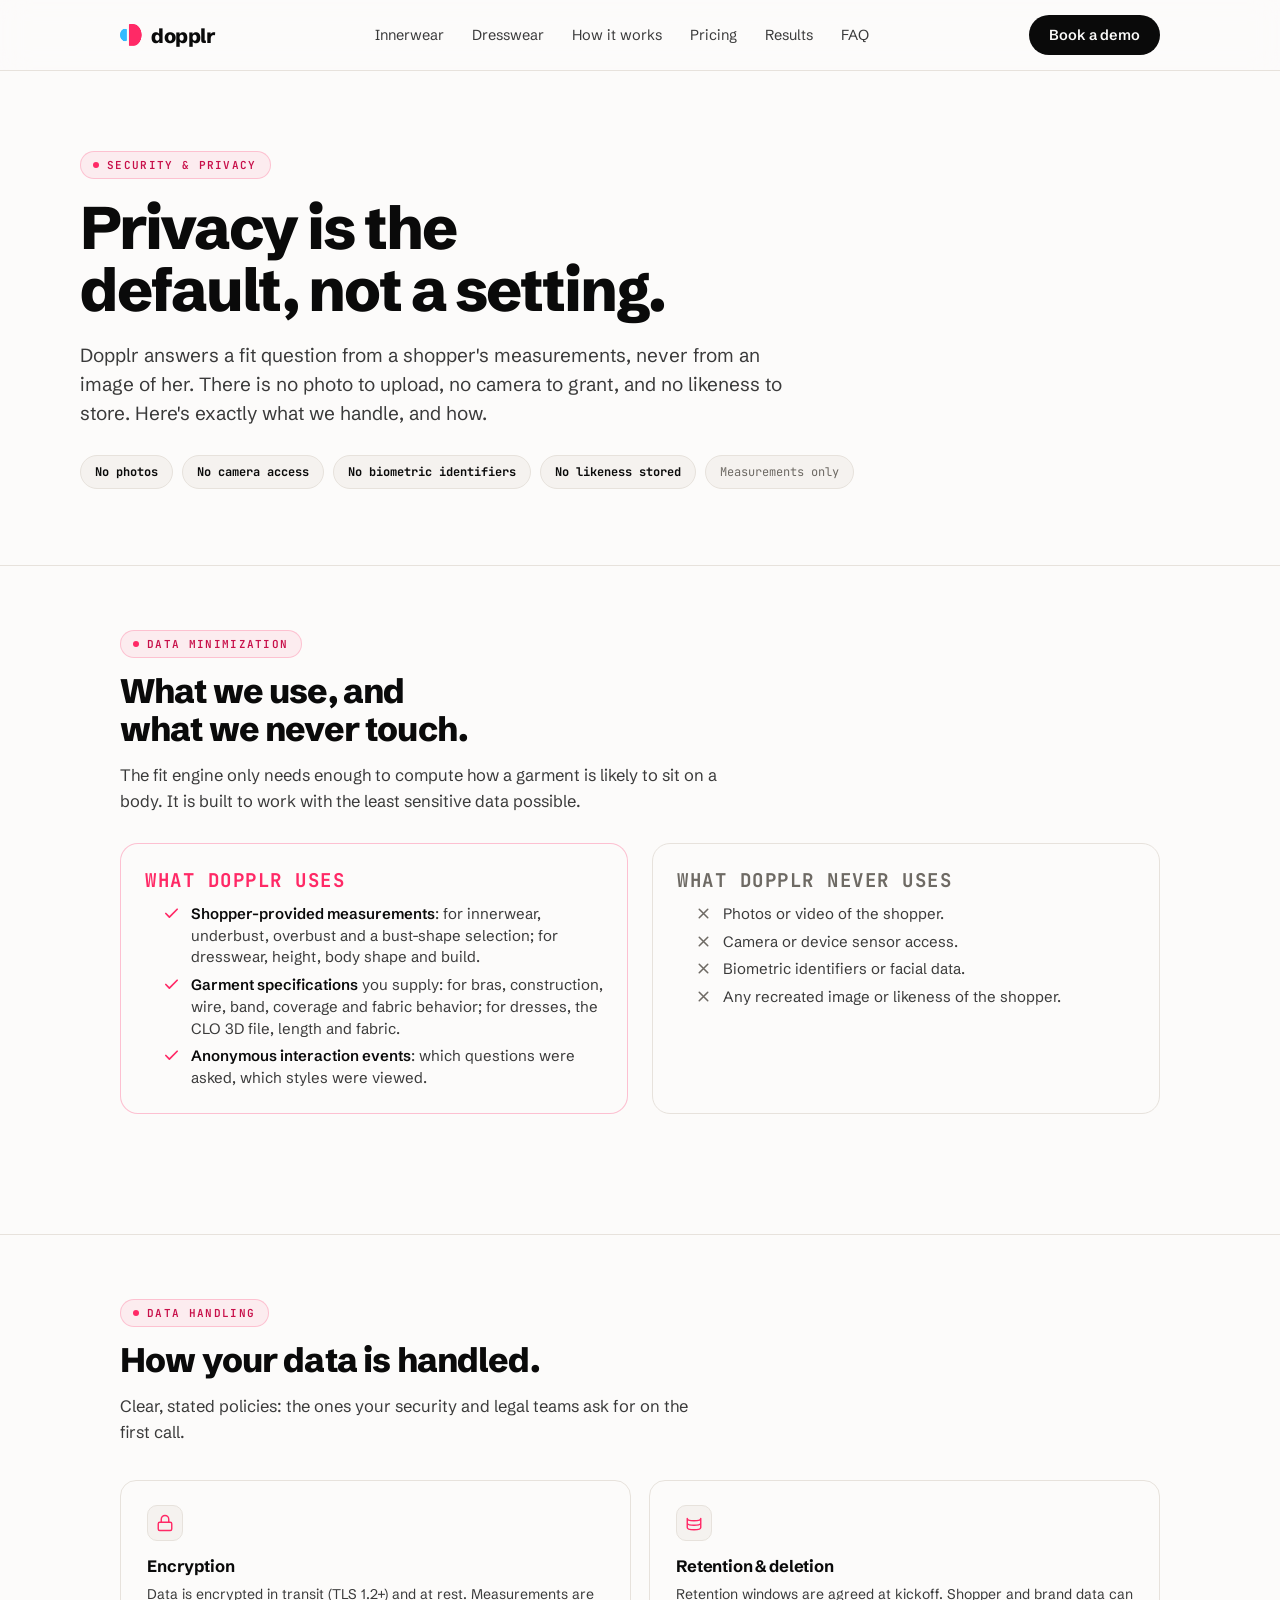
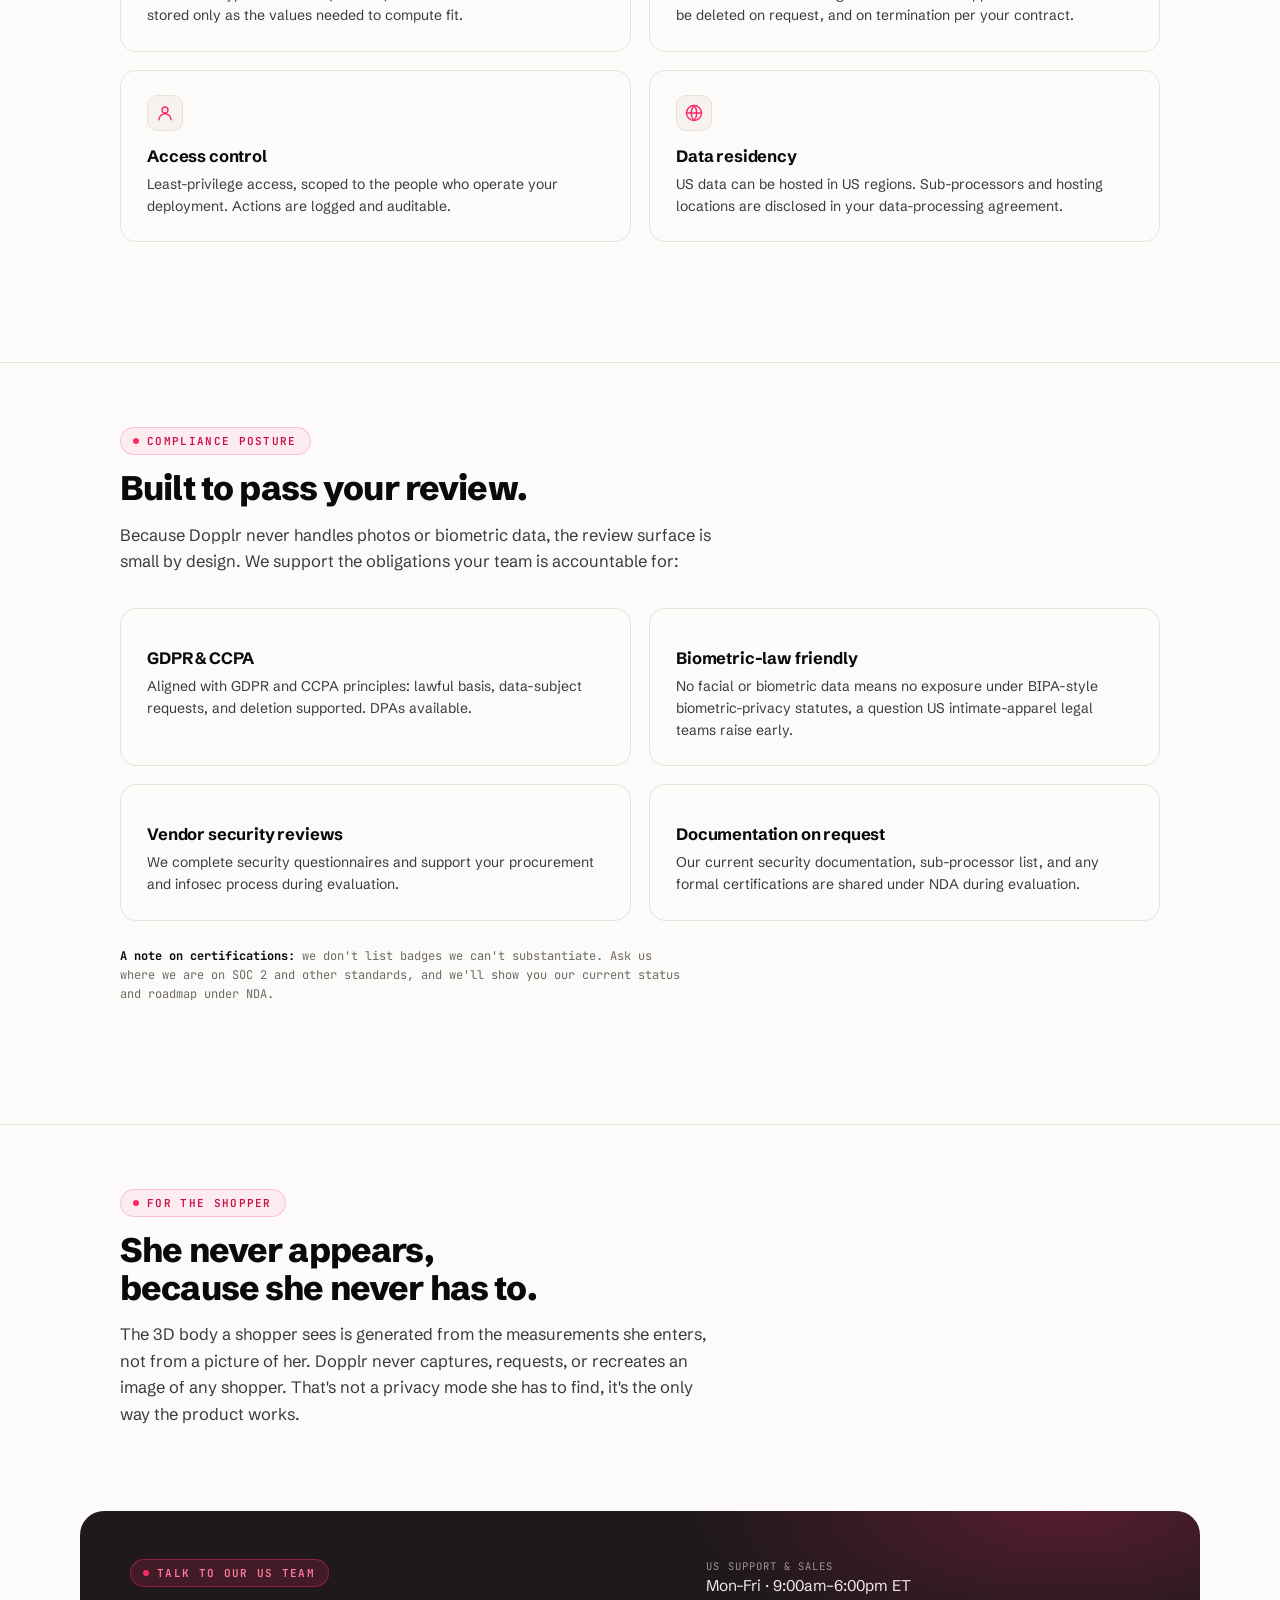
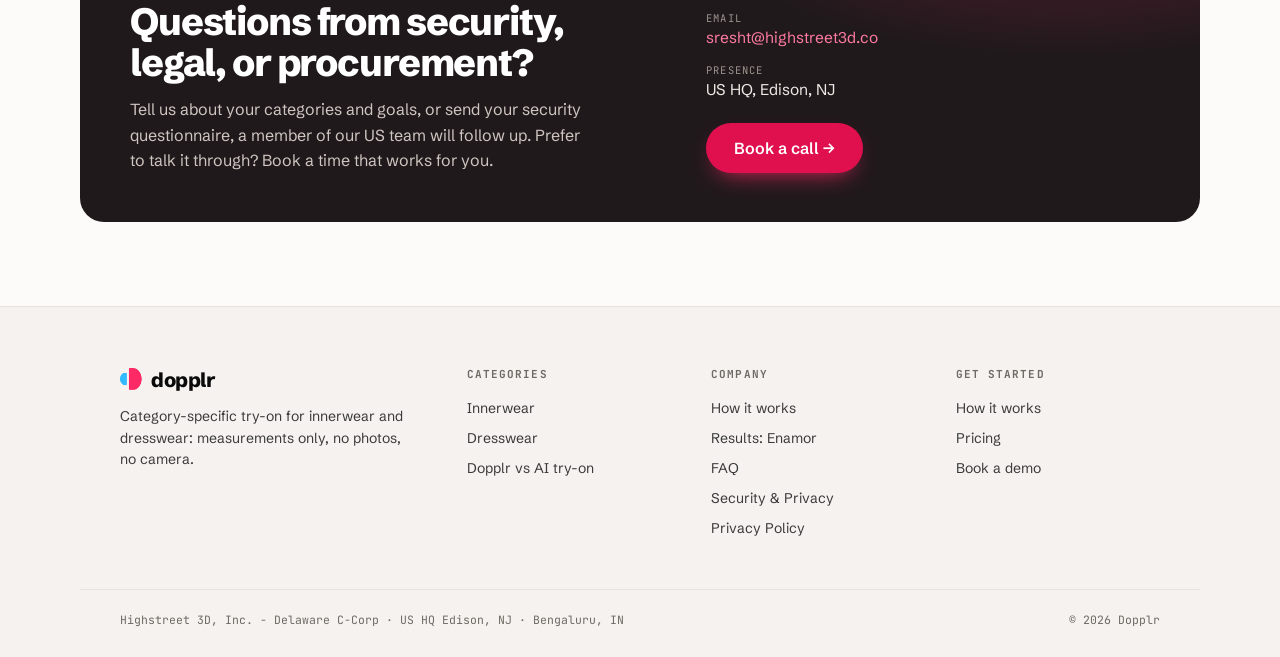
<file: security.html>
<!doctype html>
<html lang="en">
<head>
<meta charset="UTF-8" />
<meta name="viewport" content="width=device-width, initial-scale=1.0" />
<title>Security &amp; Privacy - Dopplr</title>
<meta name="description" content="How Dopplr handles data: measurements only, no photos, no camera, no biometric data. Encryption, retention, access control, GDPR and CCPA." />
<meta property="og:type" content="website" />
<meta property="og:site_name" content="Dopplr" />
<meta property="og:title" content="Security &amp; Privacy - Dopplr" />
<meta property="og:description" content="How Dopplr handles data: measurements only, no images, no camera, no biometric identifiers. Data handling, retention, and compliance posture." />
<meta property="og:url" content="https://dopplr.info/security.html" />
<meta property="og:image" content="https://dopplr.info/public/assets/og/dopplr-og.png" />
<meta property="og:image:width" content="1200" />
<meta property="og:image:height" content="630" />
<meta name="twitter:card" content="summary_large_image" />
<meta name="twitter:image" content="https://dopplr.info/public/assets/og/dopplr-og.png" />
<link rel="canonical" href="https://dopplr.info/security" />
<script type="application/ld+json">
{"@context": "https://schema.org", "@type": "WebPage", "url": "https://dopplr.info/security", "name": "Security & Privacy", "isPartOf": {"@id": "https://dopplr.info/#website"}, "publisher": {"@id": "https://dopplr.info/#org"}}
</script>
<script type="application/ld+json">
{"@context": "https://schema.org", "@type": "BreadcrumbList", "itemListElement": [{"@type": "ListItem", "position": 1, "name": "Dopplr", "item": "https://dopplr.info/"}, {"@type": "ListItem", "position": 2, "name": "Security & Privacy", "item": "https://dopplr.info/security"}]}
</script>
<link rel="icon" href="public/assets/logos/dopplr-mark.png" />
<link rel="preconnect" href="https://fonts.googleapis.com" />
<link rel="preconnect" href="https://fonts.gstatic.com" crossorigin />
<link href="https://fonts.googleapis.com/css2?family=Schibsted+Grotesk:wght@400;500;600;700;800&family=JetBrains+Mono:wght@500;600&display=swap" rel="stylesheet" />
<style>
  :root{
    --bg:#FCFBFA; --bg-alt:#F5F2EF; --ink:#0A0A0A; --ink-2:#3A3A3A; --muted:#6E6A64;
    --line:#E7E2DC; --line-2:#D8D2CA; --accent:#FF2966; --accent-deep:#E0104F; --accent-text:#C8104A; --accent-btn:#E0104F;
    --blush:#F3DED6; --blush-2:#E9C7BC; --char:#20191c;
    --sans:'Schibsted Grotesk',system-ui,sans-serif; --mono:'JetBrains Mono',monospace;
  }
  @media (prefers-color-scheme:dark){:root{
    --accent-text:#FF5C8A; --accent-btn:#E0104F;
    --bg:#131011; --bg-alt:#1b1618; --ink:#f4efec; --ink-2:#cdc5c0; --muted:#9c938d;
    --line:#2c2528; --line-2:#3a3236; --blush:#3a2a2c; --blush-2:#4a3236;
  }}
  *{margin:0;padding:0;box-sizing:border-box}
  html{scroll-behavior:smooth}
  body{font-family:var(--sans);background:var(--bg);color:var(--ink);-webkit-font-smoothing:antialiased}
  .wrap{max-width:1120px;margin:0 auto;padding:0 40px}
  a{color:inherit}
  .eyebrow{display:inline-flex;align-items:center;gap:8px;font-family:var(--mono);font-size:11px;font-weight:600;letter-spacing:.12em;text-transform:uppercase;color:var(--accent);background:rgba(255,41,102,.07);border:1px solid rgba(255,41,102,.22);border-radius:999px;padding:6px 13px 6px 12px}
  .eyebrow::before{content:"";width:6px;height:6px;border-radius:50%;background:var(--accent);flex:none}

  header{position:sticky;top:0;z-index:20;background:rgba(252,251,250,.82);backdrop-filter:blur(14px);border-bottom:1px solid var(--line)}
  @media (prefers-color-scheme:dark){header{background:rgba(19,16,17,.8)}}
  .nav{display:flex;align-items:center;justify-content:space-between;height:70px}
  .brand{display:flex;align-items:center;gap:9px;font-weight:800;font-size:20px;letter-spacing:-0.02em;text-decoration:none}
  .brand img{width:22px;height:22px}
  .nav-links{display:flex;gap:28px;font-size:14.5px;color:var(--ink-2)}
  .nav-links a{color:inherit;text-decoration:none}
  .btn{font-family:inherit;font-size:14.5px;font-weight:600;border-radius:999px;padding:11px 20px;cursor:pointer;border:0;text-decoration:none;display:inline-flex;align-items:center;gap:8px;transition:transform .18s,box-shadow .2s,background .2s}
  .btn-primary{background:var(--ink);color:var(--bg)}
  .btn-primary:hover{transform:translateY(-2px);box-shadow:0 12px 26px -12px rgba(0,0,0,.5)}
  .btn-accent{background:var(--accent);color:#fff;box-shadow:0 10px 24px -12px var(--accent)}
  .btn-accent:hover{transform:translateY(-2px);box-shadow:0 16px 34px -12px var(--accent)}
  .btn-ghost{background:transparent;color:var(--ink);border:1px solid var(--line-2)}
  .btn-ghost:hover{border-color:var(--ink)}

  .shero{padding:80px 0 20px}
  .shero h1{font-size:clamp(36px,5vw,60px);font-weight:800;letter-spacing:-0.035em;line-height:1.03;margin:18px 0 0;max-width:16ch;text-wrap:balance}
  .shero p{font-size:19px;line-height:1.55;color:var(--ink-2);margin-top:20px;max-width:60ch}
  .facts{display:flex;flex-wrap:wrap;gap:9px;margin-top:26px}
  .facts span{font-family:var(--mono);font-size:12px;color:var(--muted);background:var(--bg-alt);border:1px solid var(--line);border-radius:999px;padding:8px 14px}
  .facts b{color:var(--ink)}

  section.blk{padding:64px 0;border-top:1px solid var(--line);margin-top:56px}
  section.blk:first-of-type{margin-top:64px}
  .blk h2{font-size:clamp(24px,2.8vw,34px);font-weight:800;letter-spacing:-0.025em;line-height:1.12;margin:14px 0 0;max-width:20ch;text-wrap:balance}
  .blk .lead{font-size:16.5px;line-height:1.6;color:var(--ink-2);margin-top:14px;max-width:60ch}

  .two{display:grid;grid-template-columns:1fr 1fr;gap:20px;margin-top:34px}
  .panel{border:1px solid var(--line);border-radius:18px;padding:26px 28px;background:var(--bg-alt)}
  .panel.use{border-color:rgba(255,41,102,.28)}
  .panel h3{font-size:13px;font-family:var(--mono);letter-spacing:.08em;text-transform:uppercase;margin:0 0 16px}
  .panel.use h3{color:var(--accent)}
  .panel.never h3{color:var(--muted)}
  .panel ul{list-style:none;display:flex;flex-direction:column;gap:12px}
  .panel li{display:flex;gap:11px;font-size:15px;line-height:1.45;color:var(--ink-2)}
  .panel li b{color:var(--ink);font-weight:600}
  .panel li svg{flex:none;margin-top:2px}

  .cards{display:grid;grid-template-columns:repeat(2,1fr);gap:18px;margin-top:34px}
  .card{border:1px solid var(--line);border-radius:16px;padding:24px 26px;background:var(--bg)}
  .card .ic{width:36px;height:36px;border-radius:10px;display:flex;align-items:center;justify-content:center;background:var(--bg-alt);border:1px solid var(--line);color:var(--accent)}
  .card h3{font-size:16.5px;font-weight:700;letter-spacing:-0.01em;margin:15px 0 0}
  .card p{font-size:14px;line-height:1.55;color:var(--ink-2);margin-top:8px}
  .note{font-family:var(--mono);font-size:12px;color:var(--muted);margin-top:26px;line-height:1.6;max-width:80ch}
  .note b{color:var(--ink)}

  /* contact */
  .contact{padding:0 0 20px}
  .contact-card{position:relative;overflow:hidden;background:var(--char);color:#F6F1EE;border-radius:24px;padding:48px 50px;margin-top:20px}
  .contact-card::before{content:"";position:absolute;inset:0;background:radial-gradient(50% 70% at 88% 0%,rgba(255,41,102,.24),transparent 66%);pointer-events:none}
  .contact-inner{position:relative;display:grid;grid-template-columns:1.2fr 1fr;gap:44px;align-items:center}
  .contact h2{font-size:clamp(26px,3vw,38px);font-weight:800;letter-spacing:-0.03em;line-height:1.08;margin:14px 0 0;color:#fff}
  .contact p{font-size:16px;line-height:1.6;color:#cfc6c1;margin-top:14px;max-width:46ch}
  .contact .eyebrow{background:rgba(255,41,102,.16);border-color:rgba(255,41,102,.4)}
  .cmeta{display:flex;flex-direction:column;gap:16px}
  .cmeta .row{display:flex;flex-direction:column;gap:3px}
  .cmeta .k{font-family:var(--mono);font-size:10.5px;letter-spacing:.1em;text-transform:uppercase;color:#9c938d}
  .cmeta .v{font-size:15.5px;color:#f0eae6}
  .cmeta .v a{color:#ff7aa0;text-decoration:none}
  .cbook{margin-top:8px}
  .cbook .btn{font-size:16px;padding:15px 28px}

  /* footer */
  .site-foot{background:var(--bg-alt);border-top:1px solid var(--line);padding:60px 0 30px;margin-top:64px}
  .foot-grid{display:grid;grid-template-columns:1.5fr 1fr 1fr 1fr;gap:40px}
  .foot-brand .brand{color:var(--ink)}
  .foot-brand>p{font-size:14px;line-height:1.55;color:var(--ink-2);margin:14px 0 0;max-width:32ch}
  .foot-col h4,.foot-col h3.fh{font-family:var(--mono);font-size:11px;letter-spacing:.1em;text-transform:uppercase;color:var(--muted);margin:0 0 12px}
  .foot-col a{display:block;font-size:14px;color:var(--ink-2);text-decoration:none;padding:6px 0}
  .foot-col a:hover{color:var(--accent)}
  .foot-base{display:flex;justify-content:space-between;gap:16px;margin-top:46px;padding-top:22px;border-top:1px solid var(--line);flex-wrap:wrap}
  .foot-base span{font-family:var(--mono);font-size:11.5px;color:var(--muted)}

  @media (max-width:860px){
    .wrap{padding:0 22px}
    .nav-links{display:none}
    .two,.cards,.contact-inner,.foot-grid{grid-template-columns:1fr}
    .foot-grid{grid-template-columns:1fr 1fr}
    .foot-brand{grid-column:1/-1}
    .contact-card{padding:32px 26px}
  }

</style>
<link rel="stylesheet" href="public/css/site.css" />
<!-- RB2B visitor identification -->
<script>!function(key) {if (window.reb2b) return;window.reb2b = {loaded: true};var s = document.createElement("script");s.async = true;s.src = "https://ddwl4m2hdecbv.cloudfront.net/b/" + key + "/" + key + ".js.gz";document.getElementsByTagName("script")[0].parentNode.insertBefore(s, document.getElementsByTagName("script")[0]);}("EN4M0HJ1P5OM");</script>
</head>
<body>
<header>
  <nav class="wrap nav">
    <a class="brand" href="index.html"><img src="public/assets/logos/dopplr-mark.png" alt="" />dopplr</a>
    <div class="nav-links">
      <a href="innerwear.html">Innerwear</a>
      <a href="dresswear.html">Dresswear</a>
      <a href="how-it-works.html">How it works</a>
      <a href="pricing.html">Pricing</a>
      <a href="results-enamor.html">Results</a>
      <a href="faq.html">FAQ</a>
    </div>
    <a class="btn btn-primary" href="https://calendar.app.google/67bdHT71dR5V6fka7" target="_blank" rel="noopener">Book a demo</a>
  </nav>
</header>

<main>
  <section class="wrap shero">
    <span class="eyebrow">Security &amp; Privacy</span>
    <h1>Privacy is the default, not a setting.</h1>
    <p>Dopplr answers a fit question from a shopper's measurements, never from an image of her. There is no photo to upload, no camera to grant, and no likeness to store. Here's exactly what we handle, and how.</p>
    <div class="facts">
      <span><b>No photos</b></span>
      <span><b>No camera access</b></span>
      <span><b>No biometric identifiers</b></span>
      <span><b>No likeness stored</b></span>
      <span>Measurements only</span>
    </div>
  </section>

  <!-- what we use vs never -->
  <section class="blk">
    <div class="wrap">
      <span class="eyebrow">Data minimization</span>
      <h2>What we use, and what we never touch.</h2>
      <p class="lead">The fit engine only needs enough to compute how a garment is likely to sit on a body. It is built to work with the least sensitive data possible.</p>
      <div class="two">
        <div class="panel use">
          <h3>What Dopplr uses</h3>
          <ul>
            <li><svg width="17" height="17" viewBox="0 0 24 24" fill="none" stroke="var(--accent)" stroke-width="2.4" stroke-linecap="round" stroke-linejoin="round"><path d="M20 6 9 17l-5-5"/></svg><span><b>Shopper-provided measurements</b>: for innerwear, underbust, overbust and a bust-shape selection; for dresswear, height, body shape and build.</span></li>
            <li><svg width="17" height="17" viewBox="0 0 24 24" fill="none" stroke="var(--accent)" stroke-width="2.4" stroke-linecap="round" stroke-linejoin="round"><path d="M20 6 9 17l-5-5"/></svg><span><b>Garment specifications</b> you supply: for bras, construction, wire, band, coverage and fabric behavior; for dresses, the CLO 3D file, length and fabric.</span></li>
            <li><svg width="17" height="17" viewBox="0 0 24 24" fill="none" stroke="var(--accent)" stroke-width="2.4" stroke-linecap="round" stroke-linejoin="round"><path d="M20 6 9 17l-5-5"/></svg><span><b>Anonymous interaction events</b>: which questions were asked, which styles were viewed.</span></li>
          </ul>
        </div>
        <div class="panel never">
          <h3>What Dopplr never uses</h3>
          <ul>
            <li><svg width="17" height="17" viewBox="0 0 24 24" fill="none" stroke="var(--muted)" stroke-width="2.2" stroke-linecap="round" stroke-linejoin="round"><path d="M18 6 6 18M6 6l12 12"/></svg><span>Photos or video of the shopper.</span></li>
            <li><svg width="17" height="17" viewBox="0 0 24 24" fill="none" stroke="var(--muted)" stroke-width="2.2" stroke-linecap="round" stroke-linejoin="round"><path d="M18 6 6 18M6 6l12 12"/></svg><span>Camera or device sensor access.</span></li>
            <li><svg width="17" height="17" viewBox="0 0 24 24" fill="none" stroke="var(--muted)" stroke-width="2.2" stroke-linecap="round" stroke-linejoin="round"><path d="M18 6 6 18M6 6l12 12"/></svg><span>Biometric identifiers or facial data.</span></li>
            <li><svg width="17" height="17" viewBox="0 0 24 24" fill="none" stroke="var(--muted)" stroke-width="2.2" stroke-linecap="round" stroke-linejoin="round"><path d="M18 6 6 18M6 6l12 12"/></svg><span>Any recreated image or likeness of the shopper.</span></li>
          </ul>
        </div>
      </div>
    </div>
  </section>

  <!-- how data is handled -->
  <section class="blk">
    <div class="wrap">
      <span class="eyebrow">Data handling</span>
      <h2>How your data is handled.</h2>
      <p class="lead">Clear, stated policies: the ones your security and legal teams ask for on the first call.</p>
      <div class="cards">
        <div class="card">
          <div class="ic"><svg width="18" height="18" viewBox="0 0 24 24" fill="none" stroke="currentColor" stroke-width="1.9" stroke-linecap="round" stroke-linejoin="round"><rect x="3" y="11" width="18" height="11" rx="2"/><path d="M7 11V7a5 5 0 0 1 10 0v4"/></svg></div>
          <h3>Encryption</h3>
          <p>Data is encrypted in transit (TLS 1.2+) and at rest. Measurements are stored only as the values needed to compute fit.</p>
        </div>
        <div class="card">
          <div class="ic"><svg width="18" height="18" viewBox="0 0 24 24" fill="none" stroke="currentColor" stroke-width="1.9" stroke-linecap="round" stroke-linejoin="round"><path d="M3 6a9 3 0 0 0 18 0M3 6v12a9 3 0 0 0 18 0V6M3 12a9 3 0 0 0 18 0"/></svg></div>
          <h3>Retention &amp; deletion</h3>
          <p>Retention windows are agreed at kickoff. Shopper and brand data can be deleted on request, and on termination per your contract.</p>
        </div>
        <div class="card">
          <div class="ic"><svg width="18" height="18" viewBox="0 0 24 24" fill="none" stroke="currentColor" stroke-width="1.9" stroke-linecap="round" stroke-linejoin="round"><circle cx="12" cy="8" r="4"/><path d="M4 21a8 8 0 0 1 16 0"/></svg></div>
          <h3>Access control</h3>
          <p>Least-privilege access, scoped to the people who operate your deployment. Actions are logged and auditable.</p>
        </div>
        <div class="card">
          <div class="ic"><svg width="18" height="18" viewBox="0 0 24 24" fill="none" stroke="currentColor" stroke-width="1.9" stroke-linecap="round" stroke-linejoin="round"><circle cx="12" cy="12" r="10"/><path d="M2 12h20M12 2a15 15 0 0 1 0 20M12 2a15 15 0 0 0 0 20"/></svg></div>
          <h3>Data residency</h3>
          <p>US data can be hosted in US regions. Sub-processors and hosting locations are disclosed in your data-processing agreement.</p>
        </div>
      </div>
    </div>
  </section>

  <!-- compliance -->
  <section class="blk">
    <div class="wrap">
      <span class="eyebrow">Compliance posture</span>
      <h2>Built to pass your review.</h2>
      <p class="lead">Because Dopplr never handles photos or biometric data, the review surface is small by design. We support the obligations your team is accountable for:</p>
      <div class="cards">
        <div class="card">
          <h3>GDPR &amp; CCPA</h3>
          <p>Aligned with GDPR and CCPA principles: lawful basis, data-subject requests, and deletion supported. DPAs available.</p>
        </div>
        <div class="card">
          <h3>Biometric-law friendly</h3>
          <p>No facial or biometric data means no exposure under BIPA-style biometric-privacy statutes, a question US intimate-apparel legal teams raise early.</p>
        </div>
        <div class="card">
          <h3>Vendor security reviews</h3>
          <p>We complete security questionnaires and support your procurement and infosec process during evaluation.</p>
        </div>
        <div class="card">
          <h3>Documentation on request</h3>
          <p>Our current security documentation, sub-processor list, and any formal certifications are shared under NDA during evaluation.</p>
        </div>
      </div>
      <p class="note"><b>A note on certifications:</b> we don't list badges we can't substantiate. Ask us where we are on SOC&nbsp;2 and other standards, and we'll show you our current status and roadmap under NDA.</p>
    </div>
  </section>

  <!-- shopper privacy -->
  <section class="blk">
    <div class="wrap">
      <span class="eyebrow">For the shopper</span>
      <h2>She never appears, because she never has to.</h2>
      <p class="lead">The 3D body a shopper sees is generated from the measurements she enters, not from a picture of her. Dopplr never captures, requests, or recreates an image of any shopper. That's not a privacy mode she has to find, it's the only way the product works.</p>
    </div>
  </section>

  <!-- contact / US team -->
  <section class="contact wrap" id="contact">
    <div class="contact-card">
      <div class="contact-inner">
        <div>
          <span class="eyebrow">Talk to our US team</span>
          <h2>Questions from security, legal, or procurement?</h2>
          <p>Tell us about your categories and goals, or send your security questionnaire, a member of our US team will follow up. Prefer to talk it through? Book a time that works for you.</p>
        </div>
        <div class="cmeta">
          <div class="row"><span class="k">US support &amp; sales</span><span class="v">Mon–Fri · 9:00am–6:00pm ET</span></div>
          <div class="row"><span class="k">Email</span><span class="v"><a href="mailto:sresht@highstreet3d.co">sresht@highstreet3d.co</a></span></div>
          <div class="row"><span class="k">Presence</span><span class="v">US HQ, Edison, NJ</span></div>
          <div class="cbook"><a class="btn btn-accent" href="https://calendar.app.google/67bdHT71dR5V6fka7" target="_blank" rel="noopener">Book a call →</a></div>
        </div>
      </div>
    </div>
  </section>
</main>

<footer class="site-foot">
  <div class="wrap foot-grid">
    <div class="foot-brand">
      <a class="brand" href="index.html"><img src="public/assets/logos/dopplr-mark.png" alt="" />dopplr</a>
      <p>Category-specific try-on for innerwear and dresswear: measurements only, no photos, no camera.</p>
    </div>
    <div class="foot-col">
      <h3 class="fh">Categories</h3>
      <a href="innerwear.html">Innerwear</a>
      <a href="dresswear.html">Dresswear</a>
      <a href="compare.html">Dopplr vs AI try-on</a>
    </div>
    <div class="foot-col">
      <h3 class="fh">Company</h3>
      <a href="how-it-works.html">How it works</a>
      <a href="results-enamor.html">Results: Enamor</a>
      <a href="faq.html">FAQ</a>
      <a href="security.html">Security &amp; Privacy</a>
      <a href="privacy.html">Privacy Policy</a>
    </div>
    <div class="foot-col">
      <h3 class="fh">Get started</h3>
      <a href="how-it-works.html">How it works</a>
      <a href="pricing.html">Pricing</a>
      <a href="https://calendar.app.google/67bdHT71dR5V6fka7" target="_blank" rel="noopener">Book a demo</a>
    </div>
  </div>
  <div class="wrap foot-base">
    <span>Highstreet 3D, Inc. - Delaware C-Corp · US HQ Edison, NJ · Bengaluru, IN</span>
    <span>© 2026 Dopplr</span>
  </div>
</footer>
<script src="public/js/site.js" defer></script>
</body>
</html>
</file>
<file: public/css/site.css>
/* ── a11y overrides (loaded after each page's own styles, so these win) ── */
.eyebrow,.cat-go,.cat-k,.shape-card .k,.cred-label--accent,.bt-kind,.pn,.hl,.cat h2 em,.hub-hero h1 .hl,.bt-watch{color:var(--accent-text,#C8104A)}
.btn-accent,.cat-status.new,.hem-line span{background:var(--accent-btn,#E0104F)}
.btn-accent:hover{background:#C8104A}
.contact .eyebrow,.scoper-out .eyebrow,.close .eyebrow{color:#FF7A9E}
.fi-phead .s,.fi-row .rl,.fi-panel .fi-foot{color:#B3A8A2}
.scoper-in .pn,.phase2 .pn,.phases2 .pn{color:var(--accent-text,#C8104A)}
.foot-col h3.fh{font-size:11px}

/* Shared components used on every page: FAQ, steps, comparison, case study. */

/* ── generic content pages ──────────────────────────────── */
.page-hero{padding:80px 0 36px}
.page-hero h1{font-size:clamp(34px,5vw,58px);line-height:1.05;letter-spacing:-.035em;font-weight:800;max-width:20ch;margin:14px 0 18px}
.page-hero .subhead{max-width:62ch}
.block{padding:64px 0;border-top:1px solid var(--line)}
.block h2{font-size:clamp(26px,3.2vw,38px);line-height:1.1;letter-spacing:-.025em;font-weight:800;margin:12px 0 10px;max-width:24ch}
.block .lead{color:var(--ink-2);max-width:64ch;font-size:17px}
.steps{list-style:none;margin-top:28px;display:grid;gap:0;counter-reset:st}
.steps li{display:grid;grid-template-columns:64px 1fr;gap:24px;padding:26px 0;border-top:1px solid var(--line-2)}
.steps li::before{counter-increment:st;content:counter(st,decimal-leading-zero);font-family:var(--mono);font-size:13px;color:var(--muted);padding-top:4px}
.steps h3{font-size:19px;letter-spacing:-.01em;margin-bottom:6px}
.steps p{color:var(--ink-2)}
.two{display:grid;grid-template-columns:repeat(2,minmax(0,1fr));gap:24px;margin-top:28px}
.panel{border:1px solid var(--line);border-radius:18px;padding:24px;background:var(--bg)}
.panel h3{font-size:19px;margin-bottom:10px}
.panel ul{padding-left:18px;color:var(--ink-2);display:grid;gap:6px}
.tag{display:inline-block;font-family:var(--mono);font-size:11px;font-weight:600;letter-spacing:.1em;text-transform:uppercase;color:var(--muted);margin-bottom:8px}
@media (max-width:880px){.two{grid-template-columns:1fr}.steps li{grid-template-columns:44px 1fr;gap:14px}}

/* FAQ */
.faq-list{margin-top:24px;border-top:1px solid var(--line-2)}
.faq-list details{border-bottom:1px solid var(--line-2);padding:20px 0}
.faq-list summary{cursor:pointer;font-weight:700;font-size:17.5px;list-style:none;display:flex;justify-content:space-between;gap:16px}
.faq-list summary::-webkit-details-marker{display:none}
.faq-list summary::after{content:"+";font-family:var(--mono);color:var(--muted);font-size:20px;line-height:1}
.faq-list details[open] summary::after{content:"–"}
.faq-list details p{margin-top:12px;color:var(--ink-2);max-width:72ch}
.faq-group{margin-top:44px}
.faq-group:first-of-type{margin-top:16px}

/* comparison table */
.ctable{margin-top:28px;border:1px solid var(--line);border-radius:18px;overflow:hidden}
.crow{display:grid;grid-template-columns:1.1fr 1fr 1fr 1fr}
.crow>span{padding:16px 18px;border-top:1px solid var(--line);font-size:15px;color:var(--ink-2)}
.crow.chead>span{border-top:0;background:var(--bg-alt);font-family:var(--mono);font-size:11.5px;font-weight:600;letter-spacing:.08em;text-transform:uppercase;color:var(--ink)}
.crow .ck{font-weight:700;color:var(--ink)}
.crow .us{background:color-mix(in srgb,var(--accent) 6%,transparent)}
@media (max-width:880px){.crow{grid-template-columns:1fr}.crow.chead{display:none}.crow>span:not(.ck){border-top:0;padding-top:2px}
  .crow>span:nth-child(2)::before{content:"Dopplr · ";font-weight:700;color:var(--ink)}
  .crow>span:nth-child(3)::before{content:"Generative AI try-on · ";font-weight:700;color:var(--ink)}
  .crow>span:nth-child(4)::before{content:"Size charts & size recommenders · ";font-weight:700;color:var(--ink)}}

/* case study figures */
.figs{display:grid;grid-template-columns:repeat(3,minmax(0,1fr));gap:18px;margin-top:28px}
.fig{border:1px solid var(--line);border-radius:18px;padding:22px;background:var(--bg)}
.fig .n{display:block;font-size:44px;font-weight:800;letter-spacing:-.04em;line-height:1}
.fig .l{display:block;font-weight:700;margin-top:10px}
.fig .d{display:block;color:var(--ink-2);font-size:14.5px;margin-top:6px}
.fig .t{display:inline-block;margin-top:12px;font-family:var(--mono);font-size:10.5px;letter-spacing:.1em;text-transform:uppercase;color:var(--muted)}
@media (max-width:880px){.figs{grid-template-columns:1fr}}

/* pricing page */
  .pricing{padding:72px 0 64px}
  .pr-head{text-align:center;max-width:640px;margin:0 auto}
  .pr-head h1,.pr-head h2{font-size:clamp(34px,4.6vw,54px);text-wrap:balance;line-height:1.05;letter-spacing:-.03em;font-weight:800;margin:14px 0 12px}
  .pr-head p{color:var(--ink-2);font-size:17px}
  .billing{display:flex;width:max-content;margin:28px auto 0;padding:4px;border:1px solid var(--line);border-radius:999px;background:var(--bg-alt)}
  .bill-opt{font:inherit;font-size:14.5px;font-weight:600;color:var(--ink-2);background:transparent;border:0;border-radius:999px;padding:9px 18px;cursor:pointer;display:flex;align-items:center;gap:8px}
  .bill-opt.is-on{background:var(--bg);color:var(--ink);box-shadow:0 1px 3px rgba(0,0,0,.12)}
  .bill-opt:focus-visible{outline:2px solid var(--accent-btn,#E0104F);outline-offset:2px}
  .bill-opt .save{font-family:var(--mono);font-size:10.5px;font-weight:600;letter-spacing:.06em;text-transform:uppercase;color:var(--accent-text,#C8104A);background:color-mix(in srgb,var(--accent) 12%,transparent);padding:3px 7px;border-radius:999px}
  .plans{display:grid;grid-template-columns:repeat(2,minmax(0,1fr));gap:24px;margin:40px auto 0;max-width:880px}
  .plan{position:relative;border:1px solid var(--line);border-radius:20px;padding:32px 28px;background:var(--bg);display:flex;flex-direction:column}
  .plan--featured{border:2px solid var(--accent-btn,#E0104F);box-shadow:0 12px 40px -18px rgba(224,16,79,.35)}
  .plan-badge{position:absolute;top:-13px;left:28px;background:var(--accent-btn,#E0104F);color:#fff;font-family:var(--mono);font-size:11px;font-weight:600;letter-spacing:.08em;text-transform:uppercase;padding:5px 10px;border-radius:999px}
  .plan-name{font-size:22px;font-weight:800;letter-spacing:-.02em}
  .plan-for{color:var(--ink-2);font-size:15px;margin-top:4px}
  .plan-price{display:flex;align-items:baseline;gap:8px;margin-top:22px}
  .plan-price .amt{font-size:52px;font-weight:800;letter-spacing:-.04em;line-height:1}
  .plan-price .per{color:var(--ink-2);font-size:16px}
  .plan-note{font-size:14px;color:var(--muted);margin-top:8px;min-height:1.4em}
  .plan .btn{margin-top:22px;justify-content:center;text-align:center}
  .plan-list{list-style:none;margin-top:24px;padding-top:20px;border-top:1px solid var(--line);display:grid;gap:12px}
  .plan-list li{display:flex;gap:10px;align-items:flex-start;font-size:15.5px;color:var(--ink-2)}
  .plan-list .ic{flex:none;margin-top:3px;color:var(--accent-text,#C8104A)}
  .pr-rows{max-width:880px;margin:24px auto 0;border:1px solid var(--line);border-radius:20px;background:var(--bg-alt)}
  .pr-row{display:grid;grid-template-columns:150px 1fr;gap:16px;padding:18px 28px;align-items:baseline}
  .pr-row+.pr-row{border-top:1px solid var(--line)}
  .pr-row .k{font-family:var(--mono);font-size:11px;font-weight:600;letter-spacing:.1em;text-transform:uppercase;color:var(--accent-text,#C8104A)}
  .pr-row p{font-size:16px;color:var(--ink-2)}.pr-row b{color:var(--ink)}
  .pr-foot{text-align:center;color:var(--muted);font-size:14px;margin-top:20px}
  .pr-foot a{color:var(--ink);text-decoration:underline;text-underline-offset:3px}
  @media (max-width:760px){.plans{grid-template-columns:1fr;gap:28px}.pr-row{grid-template-columns:1fr;gap:4px;padding:16px 20px}.plan{padding:28px 22px}}
</file>
